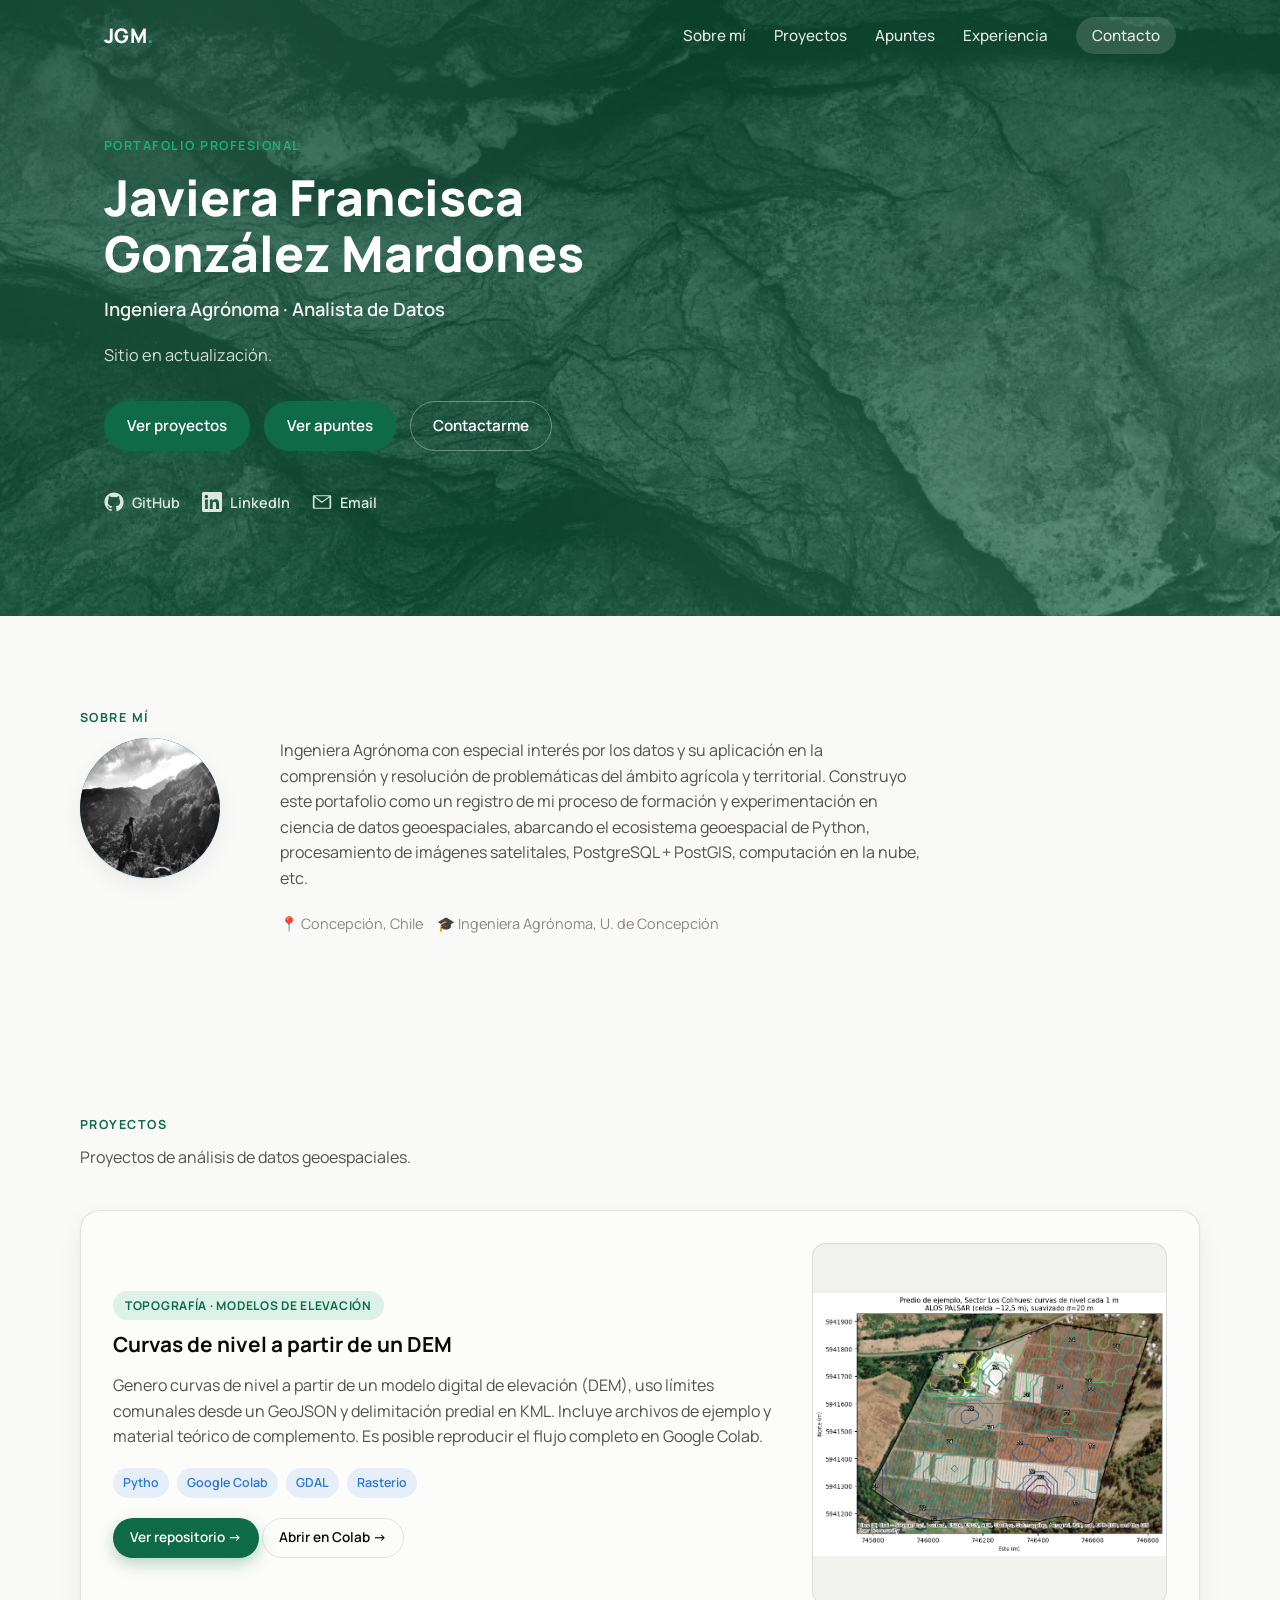
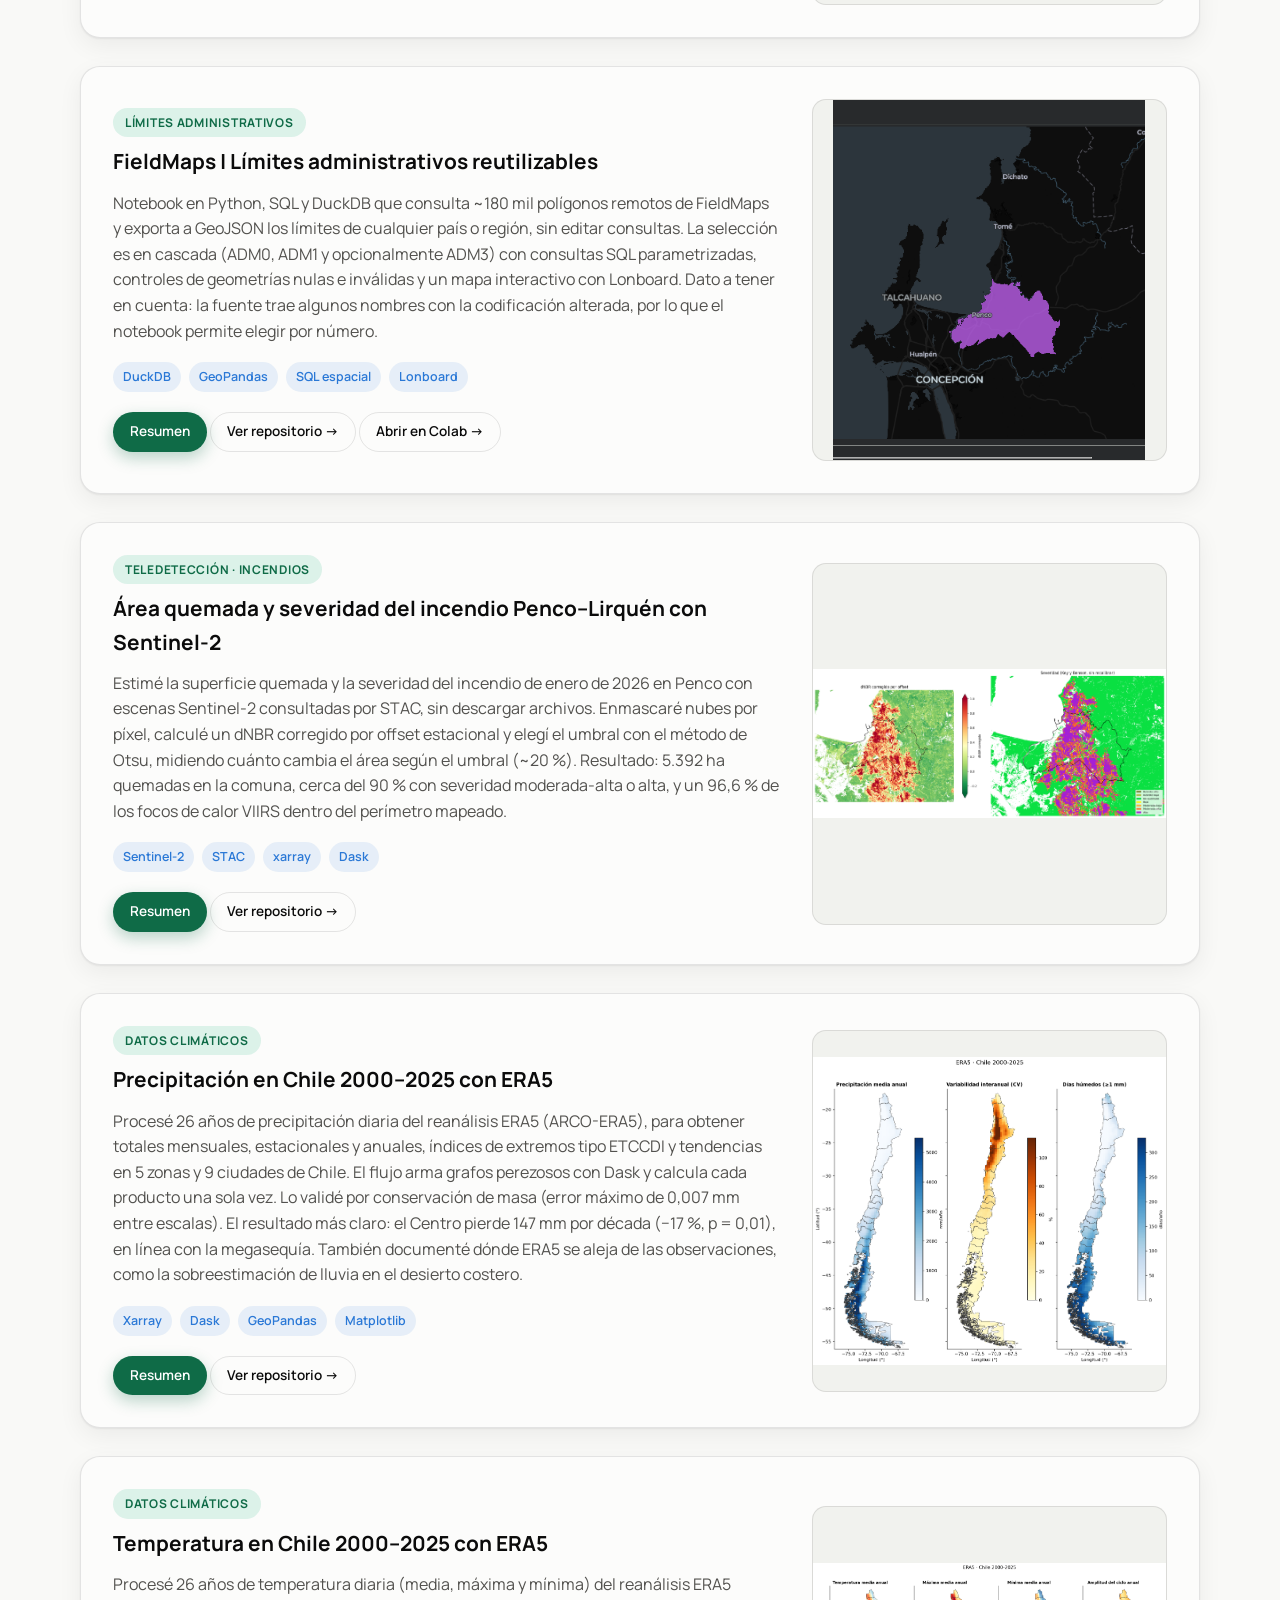
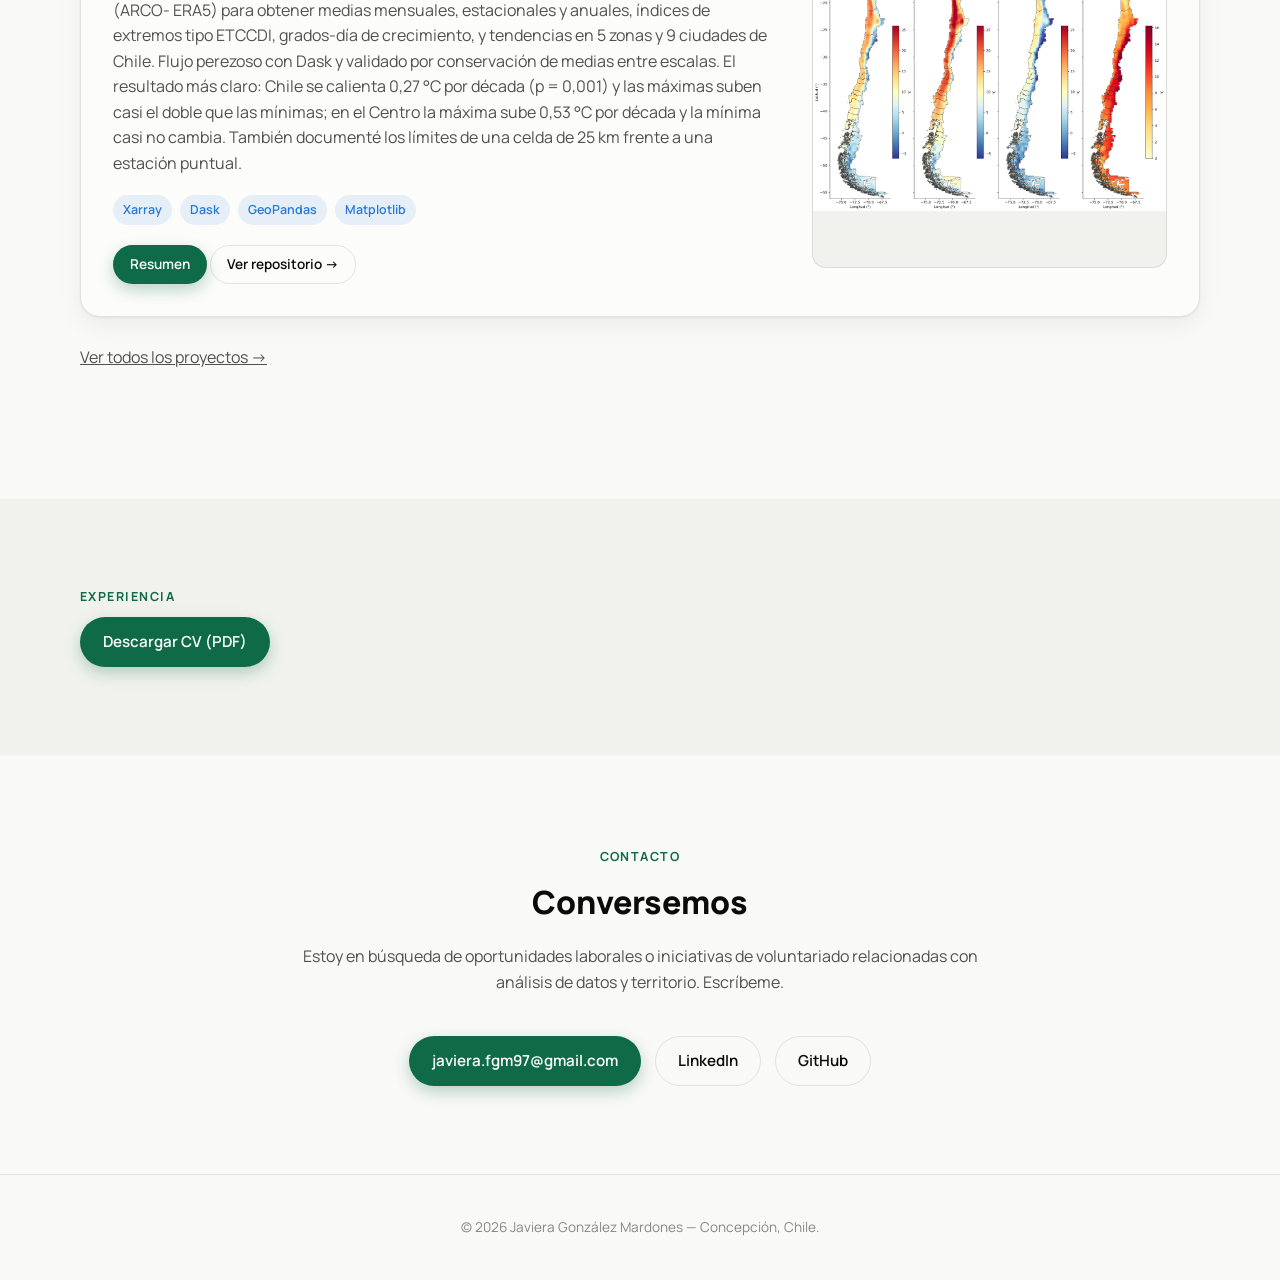
<file: index.html>
<!DOCTYPE html>
<html lang="es">
<head>
<meta charset="UTF-8">
<meta name="viewport" content="width=device-width, initial-scale=1.0">
<title>Javiera González Mardones — Portafolio</title>
<meta name="description" content="Portafolio de Javiera González Mardones, Ingeniera Agrónoma especializada en Ciencia de Datos para el sector agrícola y la gestión del territorio.">
<link rel="icon" href="assets/favicon.svg" type="image/svg+xml">
<link rel="preconnect" href="https://fonts.googleapis.com">
<link rel="preconnect" href="https://fonts.gstatic.com" crossorigin>
<link href="https://fonts.googleapis.com/css2?family=Manrope:wght@400;500;600;700;800&display=swap" rel="stylesheet">
<link rel="stylesheet" href="css/style.css">
</head>
<body>

<a class="skip-link" href="#contenido">Saltar al contenido</a>

<header class="site-header" id="inicio">
  <nav class="navbar" aria-label="Navegación principal">
    <a href="#inicio" class="logo">JGM<span class="logo-dot">.</span></a>
    <button class="nav-toggle" id="navToggle" aria-expanded="false" aria-controls="navMenu" aria-label="Abrir menú">
      <span></span><span></span><span></span>
    </button>
    <ul class="nav-menu" id="navMenu">
      <li><a href="#sobre-mi">Sobre mí</a></li>
      <li><a href="#proyectos">Proyectos</a></li>
      <li><a href="apuntes/">Apuntes</a></li>
      <li><a href="#experiencia">Experiencia</a></li>
      <li><a href="#contacto" class="nav-cta">Contacto</a></li>
    </ul>
  </nav>

  <div class="hero">
    <div class="hero-inner">
      <p class="hero-eyebrow">Portafolio profesional</p>
      <h1>Javiera Francisca<br>González Mardones</h1>
      <p class="hero-title">Ingeniera Agrónoma · Analista de Datos</p>
      <p class="hero-text">
        Sitio en actualización.
      </p>
      <div class="hero-actions">
        <a href="#proyectos" class="btn btn-primary">Ver proyectos</a>
        <a href="apuntes/" class="btn btn-primary">Ver apuntes</a>
        <a href="#contacto" class="btn btn-ghost">Contactarme</a>
      </div>
      <ul class="hero-social" aria-label="Enlaces sociales">
        <li>
          <a href="https://github.com/Zelaznog-J" target="_blank" rel="noopener">
            <svg viewBox="0 0 24 24" aria-hidden="true"><path d="M12 .5C5.65.5.5 5.65.5 12c0 5.08 3.29 9.39 7.86 10.91.58.11.79-.25.79-.56 0-.28-.01-1.02-.02-2-3.2.7-3.88-1.54-3.88-1.54-.52-1.33-1.28-1.68-1.28-1.68-1.04-.72.08-.7.08-.7 1.15.08 1.76 1.19 1.76 1.19 1.03 1.75 2.68 1.25 3.33.96.1-.75.4-1.25.73-1.53-2.55-.29-5.24-1.28-5.24-5.68 0-1.25.45-2.28 1.19-3.08-.12-.29-.51-1.46.11-3.05 0 0 .97-.31 3.18 1.18a11.1 11.1 0 0 1 5.79 0c2.2-1.49 3.17-1.18 3.17-1.18.63 1.59.24 2.76.12 3.05.74.8 1.19 1.83 1.19 3.08 0 4.41-2.7 5.38-5.27 5.67.42.36.78 1.07.78 2.16 0 1.56-.01 2.82-.01 3.2 0 .31.21.68.8.56A10.52 10.52 0 0 0 23.5 12C23.5 5.65 18.35.5 12 .5Z"/></svg>
            <span>GitHub</span>
          </a>
        </li>
        <li>
          <a href="https://www.linkedin.com/in/zelaznog-j" target="_blank" rel="noopener">
            <svg viewBox="0 0 24 24" aria-hidden="true"><path d="M20.45 20.45h-3.56v-5.57c0-1.33-.02-3.04-1.85-3.04-1.85 0-2.14 1.45-2.14 2.94v5.67H9.34V9h3.42v1.56h.05c.48-.9 1.64-1.85 3.38-1.85 3.61 0 4.28 2.38 4.28 5.47v6.27ZM5.34 7.43a2.07 2.07 0 1 1 0-4.13 2.07 2.07 0 0 1 0 4.13ZM7.12 20.45H3.56V9h3.56v11.45ZM22.22 0H1.77C.8 0 0 .78 0 1.75v20.5C0 23.22.8 24 1.77 24h20.45c.98 0 1.78-.78 1.78-1.75V1.75C24 .78 23.2 0 22.22 0Z"/></svg>
            <span>LinkedIn</span>
          </a>
        </li>
        <li>
          <a href="mailto:javiera.fgm97@gmail.com">
            <svg viewBox="0 0 24 24" aria-hidden="true"><path d="M2 4h20a1 1 0 0 1 1 1v14a1 1 0 0 1-1 1H2a1 1 0 0 1-1-1V5a1 1 0 0 1 1-1Zm19 2.4-8.53 6.4a1 1 0 0 1-1.2 0L3 6.4V19h18V6.4ZM3.5 5l8.5 6.4L20.5 5h-17Z"/></svg>
            <span>Email</span>
          </a>
        </li>
      </ul>
    </div>
  </div>
</header>

<main id="contenido">

  <section class="section" id="sobre-mi">
    <div class="section-inner reveal">
      <span class="section-kicker">Sobre mí</span>
      <div class="about-grid">
        <div class="about-avatar"><img src="assets/foto-perfil.png" alt="Fotografía de Javiera González Mardones" width="480" height="480"></div>
        <div class="about-body">
          <p>
            Ingeniera Agrónoma con especial interés por los datos y su aplicación 
            en la comprensión y resolución de problemáticas del ámbito agrícola y territorial. 
            Construyo este portafolio como un registro de mi proceso de formación y experimentación 
            en ciencia de datos geoespaciales, abarcando el ecosistema geoespacial de Python, 
            procesamiento de imágenes satelitales, PostgreSQL + PostGIS, computación en la nube, etc.
            
          </p>
          <div class="about-meta">
            <span>📍 Concepción, Chile</span>
            <span>🎓 Ingeniera Agrónoma, U. de Concepción</span>
          </div>
        </div>
      </div>
    </div>
  </section>

  <section class="section" id="proyectos">
    <div class="section-inner reveal">
      <span class="section-kicker">Proyectos</span>
      <p class="section-lead">
          Proyectos de análisis de datos geoespaciales.
      </p>
      
      <article class="project-featured">
        <div class="project-featured-text">
          <span class="project-tag">Topografía · Modelos de elevación</span>
          <h3>Curvas de nivel a partir de un DEM</h3>
          <p>
            Genero curvas de nivel a partir de un modelo digital de elevación (DEM),
            uso límites comunales desde un GeoJSON y delimitación predial en KML. Incluye archivos
            de ejemplo y material teórico de complemento. Es posible reproducir el flujo completo en Google Colab.
          </p>
          <ul class="tool-list">
            <li>Pytho</li>
            <li>Google Colab</li>
            <li>GDAL</li>
            <li>Rasterio</li>
          </ul>
          <a class="btn btn-small btn-primary" href="https://github.com/Zelaznog-J/curvas-nivel" target="_blank" rel="noopener">Ver repositorio →</a>
          <a class="btn btn-small btn-ghost" href="https://colab.research.google.com/github/Zelaznog-J/curvas-nivel/blob/main/dem_curvas_nivel.ipynb" target="_blank" rel="noopener">Abrir en Colab →</a>
        </div>
        <figure class="project-featured-image">
          <img src="img/curvas-nivel.png" alt="Mapa de curvas de nivel generado a partir de un DEM para un predio en Chillán Viejo">
        </figure>
      </article>
      <article class="project-featured">
        <div class="project-featured-text">
          <span class="project-tag">Límites administrativos</span>
          <h3>FieldMaps | Límites administrativos reutilizables</h3>
          <p>
            Notebook en Python, SQL y DuckDB que consulta ~180 mil polígonos
            remotos de FieldMaps y exporta a GeoJSON los límites de cualquier
            país o región, sin editar consultas. La selección es en cascada
            (ADM0, ADM1 y opcionalmente ADM3) con consultas SQL parametrizadas,
            controles de geometrías nulas e inválidas y un mapa interactivo
            con Lonboard. Dato a tener en cuenta: la fuente trae algunos
            nombres con la codificación alterada, por lo que el notebook
            permite elegir por número.
          </p>
          <ul class="tool-list">
            <li>DuckDB</li>
            <li>GeoPandas</li>
            <li>SQL espacial</li>
            <li>Lonboard</li>
          </ul>
          <a class="btn btn-small btn-primary" href="proyectos/fieldmaps/">Resumen</a>
          <a class="btn btn-small btn-ghost" href="https://github.com/Zelaznog-J/fieldmaps_boundaries" target="_blank" rel="noopener">Ver repositorio →</a>
          <a class="btn btn-small btn-ghost" href="https://colab.research.google.com/github/Zelaznog-J/fieldmaps_boundaries/blob/main/FieldMaps_geoboundaries_reutilizable.ipynb" target="_blank" rel="noopener">Abrir en Colab →</a>
        </div>
        <figure class="project-featured-image">
          <img src="img/fieldmaps-penco.png" alt="Mapa interactivo de la comuna de Penco, Región del Biobío, generado con Lonboard a partir de los límites de FieldMaps">
        </figure>
      </article>
      
      <article class="project-featured">
        <div class="project-featured-text">
          <span class="project-tag">Teledetección · Incendios</span>
          <h3>Área quemada y severidad del incendio Penco–Lirquén con Sentinel-2</h3>
          <p>
            Estimé la superficie quemada y la severidad del incendio de
            enero de 2026 en Penco con escenas Sentinel-2 consultadas por
            STAC, sin descargar archivos. Enmascaré nubes por píxel, calculé
            un dNBR corregido por offset estacional y elegí el umbral con el
            método de Otsu, midiendo cuánto cambia el área según el umbral
            (~20 %). Resultado: 5.392 ha quemadas en la comuna, cerca del
            90 % con severidad moderada-alta o alta, y un 96,6 % de los
            focos de calor VIIRS dentro del perímetro mapeado.
          </p>
          <ul class="tool-list">
            <li>Sentinel-2</li>
            <li>STAC</li>
            <li>xarray</li>
            <li>Dask</li>
          </ul>
          <a class="btn btn-small btn-primary" href="proyectos/incendio-penco/">Resumen</a>
          <a class="btn btn-small btn-ghost" href="https://github.com/Zelaznog-J/incendio-penco-sentinel2" target="_blank" rel="noopener">Ver repositorio →</a>
        </div>
        <figure class="project-featured-image">
          <img src="proyectos/incendio-penco/img/01_dnbr_severidad.png" alt="Mapas de dNBR corregido y de severidad del incendio de Penco y Lirquén">
        </figure>
      </article>

      <article class="project-featured">
        <div class="project-featured-text">
          <span class="project-tag">Datos climáticos</span>
          <h3>Precipitación en Chile 2000–2025 con ERA5</h3>
          <p>
            Procesé 26 años de precipitación diaria del reanálisis ERA5 
            (ARCO-ERA5), para obtener totales mensuales, 
            estacionales y anuales, índices de extremos tipo ETCCDI y 
            tendencias en 5 zonas y 9 ciudades de Chile. El flujo arma 
            grafos perezosos con Dask y calcula cada producto una
            sola vez. Lo validé por conservación de masa (error máximo de
            0,007 mm entre escalas). El resultado más claro: el Centro pierde
            147 mm por década (−17 %, p = 0,01), en línea con la megasequía.
            También documenté dónde ERA5 se aleja de las observaciones, como
            la sobreestimación de lluvia en el desierto costero.
          </p>
          <ul class="tool-list">
            <li>Xarray</li>
            <li>Dask</li>
            <li>GeoPandas</li>
            <li>Matplotlib</li>

          </ul>
          <a class="btn btn-small btn-primary" href="proyectos/precipitacion-era5/">Resumen</a>
          <a class="btn btn-small btn-ghost" href="https://github.com/Zelaznog-J/exploring-era5-chile" target="_blank" rel="noopener">Ver repositorio →</a>
        </div>
        <figure class="project-featured-image">
          <img src="proyectos/precipitacion-era5/img/01_mapas_climatologia_anual.png" alt="Mapas de precipitación media anual, variabilidad interanual y días húmedos en Chile">
        </figure>
      </article>

      <article class="project-featured">
        <div class="project-featured-text">
          <span class="project-tag">Datos climáticos</span>
          <h3>Temperatura en Chile 2000–2025 con ERA5</h3>
          <p>
            Procesé 26 años de temperatura diaria (media, máxima y mínima) del
            reanálisis ERA5 (ARCO- ERA5) para obtener medias mensuales, estacionales
            y anuales, índices de extremos tipo ETCCDI, grados-día de
            crecimiento, y tendencias en 5 zonas y 9 ciudades de Chile.
            Flujo perezoso con Dask y validado por conservación de medias entre
            escalas. El resultado más claro: Chile se calienta 0,27 °C por
            década (p = 0,001) y las máximas suben casi el doble que las
            mínimas; en el Centro la máxima sube 0,53 °C por década y la
            mínima casi no cambia. También documenté los límites de una
            celda de 25 km frente a una estación puntual.
          </p>
          <ul class="tool-list">
            <li>Xarray</li>
            <li>Dask</li>
            <li>GeoPandas</li>
            <li>Matplotlib</li>

          </ul>
          <a class="btn btn-small btn-primary" href="proyectos/temperatura-era5/">Resumen</a>
          <a class="btn btn-small btn-ghost" href="https://github.com/Zelaznog-J/exploring-era5-chile" target="_blank" rel="noopener">Ver repositorio →</a>
        </div>
        <figure class="project-featured-image">
          <img src="proyectos/temperatura-era5/img/01_mapas_climatologia_anual.png" alt="Mapas de temperatura media, máxima y mínima anual y amplitud del ciclo anual en Chile">
        </figure>
      </article>


      <p class="section-lead">
        <a href="proyectos/">Ver todos los proyectos →</a>
      </p>
    </div>
  </section>

  <section class="section section-alt" id="experiencia">
    <div class="section-inner reveal">
      <span class="section-kicker">Experiencia</span>
      <a class="btn btn-primary" href="assets\CV_Javiera_González_Mardones.pdf" target="_blank" rel="noopener" download>Descargar CV (PDF)</a>
    </div>
  </section>

  <section class="section" id="contacto">
    <div class="section-inner reveal contact-inner">
      <span class="section-kicker">Contacto</span>
      <h2>Conversemos</h2>
      <p class="section-lead">
        Estoy en búsqueda de oportunidades laborales o iniciativas de
        voluntariado relacionadas con análisis de datos y territorio. Escríbeme.
      </p>
      <div class="contact-actions">
        <a class="btn btn-primary" href="mailto:javiera.fgm97@gmail.com">javiera.fgm97@gmail.com</a>
        <a class="btn btn-ghost" href="https://www.linkedin.com/in/zelaznog-j" target="_blank" rel="noopener">LinkedIn</a>
        <a class="btn btn-ghost" href="https://github.com/Zelaznog-J" target="_blank" rel="noopener">GitHub</a>
      </div>
    </div>
  </section>

</main>

<footer class="site-footer">
  <p>© <span id="year"></span> Javiera González Mardones — Concepción, Chile.</p>
</footer>

<script src="js/main.js"></script>
</body>
</html>
</file>
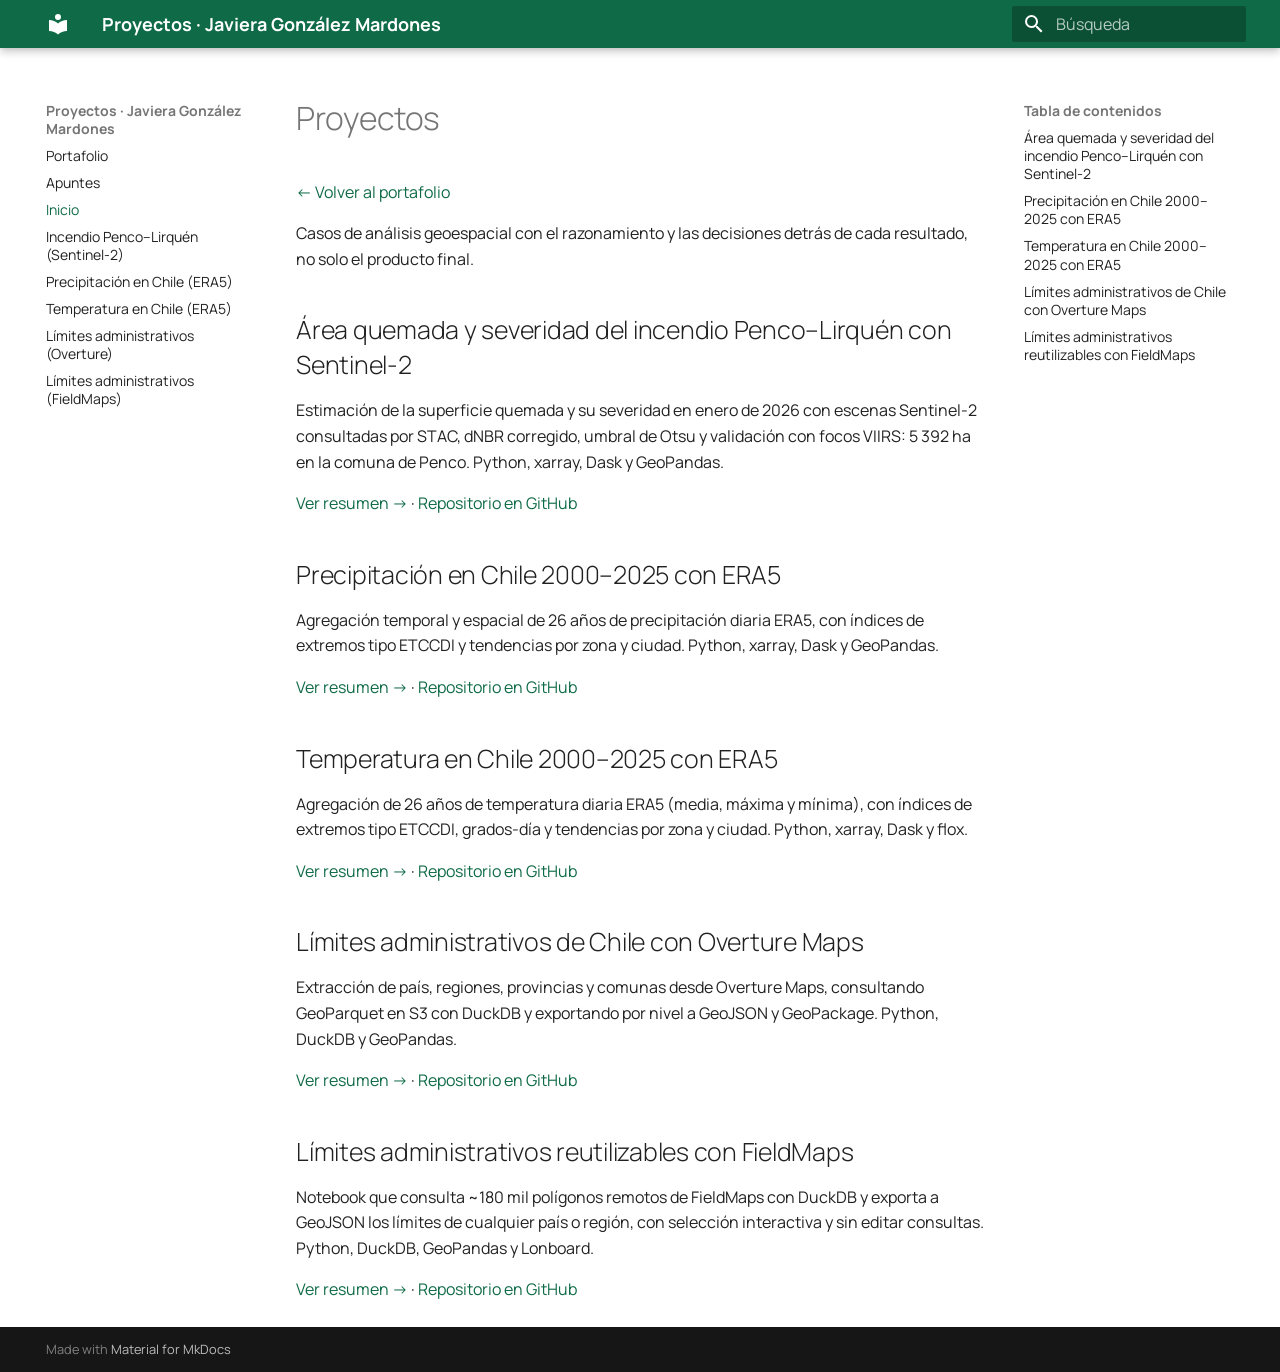
<file: proyectos/index.html>
<!doctype html>
<html lang="es" class="no-js">
  <head>
    
      <meta charset="utf-8">
      <meta name="viewport" content="width=device-width,initial-scale=1">
      
      
      
        <link rel="canonical" href="https://zelaznog-j.github.io/proyectos/">
      
      
      
        <link rel="next" href="incendio-penco/">
      
      
        
      
      
      <link rel="icon" href="assets/images/favicon.png">
      <meta name="generator" content="mkdocs-1.6.1, mkdocs-material-9.7.7">
    
    
      
        <title>Proyectos · Javiera González Mardones</title>
      
    
    
      <link rel="stylesheet" href="assets/stylesheets/main.ec1eaa64.min.css">
      
        
        <link rel="stylesheet" href="assets/stylesheets/palette.ab4e12ef.min.css">
      
      


    
    
      
    
    
      
        
        
        <link rel="preconnect" href="https://fonts.gstatic.com" crossorigin>
        <link rel="stylesheet" href="https://fonts.googleapis.com/css?family=Manrope:300,300i,400,400i,700,700i%7CRoboto+Mono:400,400i,700,700i&display=fallback">
        <style>:root{--md-text-font:"Manrope";--md-code-font:"Roboto Mono"}</style>
      
    
    
      <link rel="stylesheet" href="stylesheets/extra.css">
    
    <script>__md_scope=new URL(".",location),__md_hash=e=>[...e].reduce(((e,_)=>(e<<5)-e+_.charCodeAt(0)),0),__md_get=(e,_=localStorage,t=__md_scope)=>JSON.parse(_.getItem(t.pathname+"."+e)),__md_set=(e,_,t=localStorage,a=__md_scope)=>{try{t.setItem(a.pathname+"."+e,JSON.stringify(_))}catch(e){}}</script>
    
      

    
    
  </head>
  
  
    
    
    
    
    
    <body dir="ltr" data-md-color-scheme="default" data-md-color-primary="custom" data-md-color-accent="indigo">
  
    
    <input class="md-toggle" data-md-toggle="drawer" type="checkbox" id="__drawer" autocomplete="off">
    <input class="md-toggle" data-md-toggle="search" type="checkbox" id="__search" autocomplete="off">
    <label class="md-overlay" for="__drawer"></label>
    <div data-md-component="skip">
      
        
        <a href="#proyectos" class="md-skip">
          Saltar a contenido
        </a>
      
    </div>
    <div data-md-component="announce">
      
    </div>
    
    
      

  

<header class="md-header md-header--shadow" data-md-component="header">
  <nav class="md-header__inner md-grid" aria-label="Cabecera">
    <a href="." title="Proyectos · Javiera González Mardones" class="md-header__button md-logo" aria-label="Proyectos · Javiera González Mardones" data-md-component="logo">
      
  
  <svg xmlns="http://www.w3.org/2000/svg" viewBox="0 0 24 24"><path d="M12 8a3 3 0 0 0 3-3 3 3 0 0 0-3-3 3 3 0 0 0-3 3 3 3 0 0 0 3 3m0 3.54C9.64 9.35 6.5 8 3 8v11c3.5 0 6.64 1.35 9 3.54 2.36-2.19 5.5-3.54 9-3.54V8c-3.5 0-6.64 1.35-9 3.54"/></svg>

    </a>
    <label class="md-header__button md-icon" for="__drawer">
      
      <svg xmlns="http://www.w3.org/2000/svg" viewBox="0 0 24 24"><path d="M3 6h18v2H3zm0 5h18v2H3zm0 5h18v2H3z"/></svg>
    </label>
    <div class="md-header__title" data-md-component="header-title">
      <div class="md-header__ellipsis">
        <div class="md-header__topic">
          <span class="md-ellipsis">
            Proyectos · Javiera González Mardones
          </span>
        </div>
        <div class="md-header__topic" data-md-component="header-topic">
          <span class="md-ellipsis">
            
              Inicio
            
          </span>
        </div>
      </div>
    </div>
    
      
    
    
    
    
      
      
        <label class="md-header__button md-icon" for="__search">
          
          <svg xmlns="http://www.w3.org/2000/svg" viewBox="0 0 24 24"><path d="M9.5 3A6.5 6.5 0 0 1 16 9.5c0 1.61-.59 3.09-1.56 4.23l.27.27h.79l5 5-1.5 1.5-5-5v-.79l-.27-.27A6.52 6.52 0 0 1 9.5 16 6.5 6.5 0 0 1 3 9.5 6.5 6.5 0 0 1 9.5 3m0 2C7 5 5 7 5 9.5S7 14 9.5 14 14 12 14 9.5 12 5 9.5 5"/></svg>
        </label>
        <div class="md-search" data-md-component="search" role="dialog">
  <label class="md-search__overlay" for="__search"></label>
  <div class="md-search__inner" role="search">
    <form class="md-search__form" name="search">
      <input type="text" class="md-search__input" name="query" aria-label="Búsqueda" placeholder="Búsqueda" autocapitalize="off" autocorrect="off" autocomplete="off" spellcheck="false" data-md-component="search-query" required>
      <label class="md-search__icon md-icon" for="__search">
        
        <svg xmlns="http://www.w3.org/2000/svg" viewBox="0 0 24 24"><path d="M9.5 3A6.5 6.5 0 0 1 16 9.5c0 1.61-.59 3.09-1.56 4.23l.27.27h.79l5 5-1.5 1.5-5-5v-.79l-.27-.27A6.52 6.52 0 0 1 9.5 16 6.5 6.5 0 0 1 3 9.5 6.5 6.5 0 0 1 9.5 3m0 2C7 5 5 7 5 9.5S7 14 9.5 14 14 12 14 9.5 12 5 9.5 5"/></svg>
        
        <svg xmlns="http://www.w3.org/2000/svg" viewBox="0 0 24 24"><path d="M20 11v2H8l5.5 5.5-1.42 1.42L4.16 12l7.92-7.92L13.5 5.5 8 11z"/></svg>
      </label>
      <nav class="md-search__options" aria-label="Buscar">
        
        <button type="reset" class="md-search__icon md-icon" title="Limpiar" aria-label="Limpiar" tabindex="-1">
          
          <svg xmlns="http://www.w3.org/2000/svg" viewBox="0 0 24 24"><path d="M19 6.41 17.59 5 12 10.59 6.41 5 5 6.41 10.59 12 5 17.59 6.41 19 12 13.41 17.59 19 19 17.59 13.41 12z"/></svg>
        </button>
      </nav>
      
    </form>
    <div class="md-search__output">
      <div class="md-search__scrollwrap" tabindex="0" data-md-scrollfix>
        <div class="md-search-result" data-md-component="search-result">
          <div class="md-search-result__meta">
            Inicializando búsqueda
          </div>
          <ol class="md-search-result__list" role="presentation"></ol>
        </div>
      </div>
    </div>
  </div>
</div>
      
    
    
  </nav>
  
</header>
    
    <div class="md-container" data-md-component="container">
      
      
        
          
        
      
      <main class="md-main" data-md-component="main">
        <div class="md-main__inner md-grid">
          
            
              
              <div class="md-sidebar md-sidebar--primary" data-md-component="sidebar" data-md-type="navigation" >
                <div class="md-sidebar__scrollwrap">
                  <div class="md-sidebar__inner">
                    



<nav class="md-nav md-nav--primary" aria-label="Navegación" data-md-level="0">
  <label class="md-nav__title" for="__drawer">
    <a href="." title="Proyectos · Javiera González Mardones" class="md-nav__button md-logo" aria-label="Proyectos · Javiera González Mardones" data-md-component="logo">
      
  
  <svg xmlns="http://www.w3.org/2000/svg" viewBox="0 0 24 24"><path d="M12 8a3 3 0 0 0 3-3 3 3 0 0 0-3-3 3 3 0 0 0-3 3 3 3 0 0 0 3 3m0 3.54C9.64 9.35 6.5 8 3 8v11c3.5 0 6.64 1.35 9 3.54 2.36-2.19 5.5-3.54 9-3.54V8c-3.5 0-6.64 1.35-9 3.54"/></svg>

    </a>
    Proyectos · Javiera González Mardones
  </label>
  
  <ul class="md-nav__list" data-md-scrollfix>
    
      
      
  
  
  
  
    <li class="md-nav__item">
      <a href="https://zelaznog-j.github.io/" class="md-nav__link">
        
  
  
  <span class="md-ellipsis">
    
  
    Portafolio
  

    
  </span>
  
  

      </a>
    </li>
  

    
      
      
  
  
  
  
    <li class="md-nav__item">
      <a href="https://zelaznog-j.github.io/apuntes/" class="md-nav__link">
        
  
  
  <span class="md-ellipsis">
    
  
    Apuntes
  

    
  </span>
  
  

      </a>
    </li>
  

    
      
      
  
  
    
  
  
  
    <li class="md-nav__item md-nav__item--active">
      
      <input class="md-nav__toggle md-toggle" type="checkbox" id="__toc">
      
      
        
      
      
        <label class="md-nav__link md-nav__link--active" for="__toc">
          
  
  
  <span class="md-ellipsis">
    
  
    Inicio
  

    
  </span>
  
  

          <span class="md-nav__icon md-icon"></span>
        </label>
      
      <a href="." class="md-nav__link md-nav__link--active">
        
  
  
  <span class="md-ellipsis">
    
  
    Inicio
  

    
  </span>
  
  

      </a>
      
        

<nav class="md-nav md-nav--secondary" aria-label="Tabla de contenidos">
  
  
  
    
  
  
    <label class="md-nav__title" for="__toc">
      <span class="md-nav__icon md-icon"></span>
      Tabla de contenidos
    </label>
    <ul class="md-nav__list" data-md-component="toc" data-md-scrollfix>
      
        <li class="md-nav__item">
  <a href="#area-quemada-y-severidad-del-incendio-pencolirquen-con-sentinel-2" class="md-nav__link">
    <span class="md-ellipsis">
      
        Área quemada y severidad del incendio Penco–Lirquén con Sentinel-2
      
    </span>
  </a>
  
</li>
      
        <li class="md-nav__item">
  <a href="#precipitacion-en-chile-20002025-con-era5" class="md-nav__link">
    <span class="md-ellipsis">
      
        Precipitación en Chile 2000–2025 con ERA5
      
    </span>
  </a>
  
</li>
      
        <li class="md-nav__item">
  <a href="#temperatura-en-chile-20002025-con-era5" class="md-nav__link">
    <span class="md-ellipsis">
      
        Temperatura en Chile 2000–2025 con ERA5
      
    </span>
  </a>
  
</li>
      
        <li class="md-nav__item">
  <a href="#limites-administrativos-de-chile-con-overture-maps" class="md-nav__link">
    <span class="md-ellipsis">
      
        Límites administrativos de Chile con Overture Maps
      
    </span>
  </a>
  
</li>
      
        <li class="md-nav__item">
  <a href="#limites-administrativos-reutilizables-con-fieldmaps" class="md-nav__link">
    <span class="md-ellipsis">
      
        Límites administrativos reutilizables con FieldMaps
      
    </span>
  </a>
  
</li>
      
    </ul>
  
</nav>
      
    </li>
  

    
      
      
  
  
  
  
    <li class="md-nav__item">
      <a href="incendio-penco/" class="md-nav__link">
        
  
  
  <span class="md-ellipsis">
    
  
    Incendio Penco–Lirquén (Sentinel-2)
  

    
  </span>
  
  

      </a>
    </li>
  

    
      
      
  
  
  
  
    <li class="md-nav__item">
      <a href="precipitacion-era5/" class="md-nav__link">
        
  
  
  <span class="md-ellipsis">
    
  
    Precipitación en Chile (ERA5)
  

    
  </span>
  
  

      </a>
    </li>
  

    
      
      
  
  
  
  
    <li class="md-nav__item">
      <a href="temperatura-era5/" class="md-nav__link">
        
  
  
  <span class="md-ellipsis">
    
  
    Temperatura en Chile (ERA5)
  

    
  </span>
  
  

      </a>
    </li>
  

    
      
      
  
  
  
  
    <li class="md-nav__item">
      <a href="overture/" class="md-nav__link">
        
  
  
  <span class="md-ellipsis">
    
  
    Límites administrativos (Overture)
  

    
  </span>
  
  

      </a>
    </li>
  

    
      
      
  
  
  
  
    <li class="md-nav__item">
      <a href="fieldmaps/" class="md-nav__link">
        
  
  
  <span class="md-ellipsis">
    
  
    Límites administrativos (FieldMaps)
  

    
  </span>
  
  

      </a>
    </li>
  

    
  </ul>
</nav>
                  </div>
                </div>
              </div>
            
            
              
              <div class="md-sidebar md-sidebar--secondary" data-md-component="sidebar" data-md-type="toc" >
                <div class="md-sidebar__scrollwrap">
                  <div class="md-sidebar__inner">
                    

<nav class="md-nav md-nav--secondary" aria-label="Tabla de contenidos">
  
  
  
    
  
  
    <label class="md-nav__title" for="__toc">
      <span class="md-nav__icon md-icon"></span>
      Tabla de contenidos
    </label>
    <ul class="md-nav__list" data-md-component="toc" data-md-scrollfix>
      
        <li class="md-nav__item">
  <a href="#area-quemada-y-severidad-del-incendio-pencolirquen-con-sentinel-2" class="md-nav__link">
    <span class="md-ellipsis">
      
        Área quemada y severidad del incendio Penco–Lirquén con Sentinel-2
      
    </span>
  </a>
  
</li>
      
        <li class="md-nav__item">
  <a href="#precipitacion-en-chile-20002025-con-era5" class="md-nav__link">
    <span class="md-ellipsis">
      
        Precipitación en Chile 2000–2025 con ERA5
      
    </span>
  </a>
  
</li>
      
        <li class="md-nav__item">
  <a href="#temperatura-en-chile-20002025-con-era5" class="md-nav__link">
    <span class="md-ellipsis">
      
        Temperatura en Chile 2000–2025 con ERA5
      
    </span>
  </a>
  
</li>
      
        <li class="md-nav__item">
  <a href="#limites-administrativos-de-chile-con-overture-maps" class="md-nav__link">
    <span class="md-ellipsis">
      
        Límites administrativos de Chile con Overture Maps
      
    </span>
  </a>
  
</li>
      
        <li class="md-nav__item">
  <a href="#limites-administrativos-reutilizables-con-fieldmaps" class="md-nav__link">
    <span class="md-ellipsis">
      
        Límites administrativos reutilizables con FieldMaps
      
    </span>
  </a>
  
</li>
      
    </ul>
  
</nav>
                  </div>
                </div>
              </div>
            
          
          
            <div class="md-content" data-md-component="content">
              
              <article class="md-content__inner md-typeset">
                
                  



<h1 id="proyectos">Proyectos</h1>
<p><a href="https://zelaznog-j.github.io/">← Volver al portafolio</a></p>
<p>Casos de análisis geoespacial con el razonamiento y las decisiones detrás de cada resultado, no solo el producto final.</p>
<h2 id="area-quemada-y-severidad-del-incendio-pencolirquen-con-sentinel-2">Área quemada y severidad del incendio Penco–Lirquén con Sentinel-2</h2>
<p>Estimación de la superficie quemada y su severidad en enero de 2026 con escenas Sentinel-2 consultadas por STAC, dNBR corregido, umbral de Otsu y validación con focos VIIRS: 5 392 ha en la comuna de Penco. Python, xarray, Dask y GeoPandas.</p>
<p><a href="incendio-penco/">Ver resumen →</a> · <a href="https://github.com/Zelaznog-J/incendio-penco-sentinel2">Repositorio en GitHub</a></p>
<h2 id="precipitacion-en-chile-20002025-con-era5">Precipitación en Chile 2000–2025 con ERA5</h2>
<p>Agregación temporal y espacial de 26 años de precipitación diaria ERA5, con índices de extremos tipo ETCCDI y tendencias por zona y ciudad. Python, xarray, Dask y GeoPandas.</p>
<p><a href="precipitacion-era5/">Ver resumen →</a> · <a href="https://github.com/Zelaznog-J/exploring-era5-chile">Repositorio en GitHub</a></p>
<h2 id="temperatura-en-chile-20002025-con-era5">Temperatura en Chile 2000–2025 con ERA5</h2>
<p>Agregación de 26 años de temperatura diaria ERA5 (media, máxima y mínima), con índices de extremos tipo ETCCDI, grados-día y tendencias por zona y ciudad. Python, xarray, Dask y flox.</p>
<p><a href="temperatura-era5/">Ver resumen →</a> · <a href="https://github.com/Zelaznog-J/exploring-era5-chile">Repositorio en GitHub</a></p>
<h2 id="limites-administrativos-de-chile-con-overture-maps">Límites administrativos de Chile con Overture Maps</h2>
<p>Extracción de país, regiones, provincias y comunas desde Overture Maps, consultando GeoParquet en S3 con DuckDB y exportando por nivel a GeoJSON y GeoPackage. Python, DuckDB y GeoPandas.</p>
<p><a href="overture/">Ver resumen →</a> · <a href="https://github.com/Zelaznog-J/adm_bounds_overture">Repositorio en GitHub</a></p>
<h2 id="limites-administrativos-reutilizables-con-fieldmaps">Límites administrativos reutilizables con FieldMaps</h2>
<p>Notebook que consulta ~180 mil polígonos remotos de FieldMaps con DuckDB y exporta a GeoJSON los límites de cualquier país o región, con selección interactiva y sin editar consultas. Python, DuckDB, GeoPandas y Lonboard.</p>
<p><a href="fieldmaps/">Ver resumen →</a> · <a href="https://github.com/Zelaznog-J/fieldmaps_boundaries">Repositorio en GitHub</a></p>












                
              </article>
            </div>
          
          
<script>var target=document.getElementById(location.hash.slice(1));target&&target.name&&(target.checked=target.name.startsWith("__tabbed_"))</script>
        </div>
        
      </main>
      
        <footer class="md-footer">
  
  <div class="md-footer-meta md-typeset">
    <div class="md-footer-meta__inner md-grid">
      <div class="md-copyright">
  
  
    Made with
    <a href="https://squidfunk.github.io/mkdocs-material/" target="_blank" rel="noopener">
      Material for MkDocs
    </a>
  
</div>
      
    </div>
  </div>
</footer>
      
    </div>
    <div class="md-dialog" data-md-component="dialog">
      <div class="md-dialog__inner md-typeset"></div>
    </div>
    
    
    
      
      
      <script id="__config" type="application/json">{"annotate": null, "base": ".", "features": [], "search": "assets/javascripts/workers/search.2c215733.min.js", "tags": null, "translations": {"clipboard.copied": "Copiado al portapapeles", "clipboard.copy": "Copiar al portapapeles", "search.result.more.one": "1 m\u00e1s en esta p\u00e1gina", "search.result.more.other": "# m\u00e1s en esta p\u00e1gina", "search.result.none": "No se encontraron documentos", "search.result.one": "1 documento encontrado", "search.result.other": "# documentos encontrados", "search.result.placeholder": "Teclee para comenzar b\u00fasqueda", "search.result.term.missing": "Falta", "select.version": "Seleccionar versi\u00f3n"}, "version": null}</script>
    
    
      <script src="assets/javascripts/bundle.d7400e89.min.js"></script>
      
    
  </body>
</html>
</file>
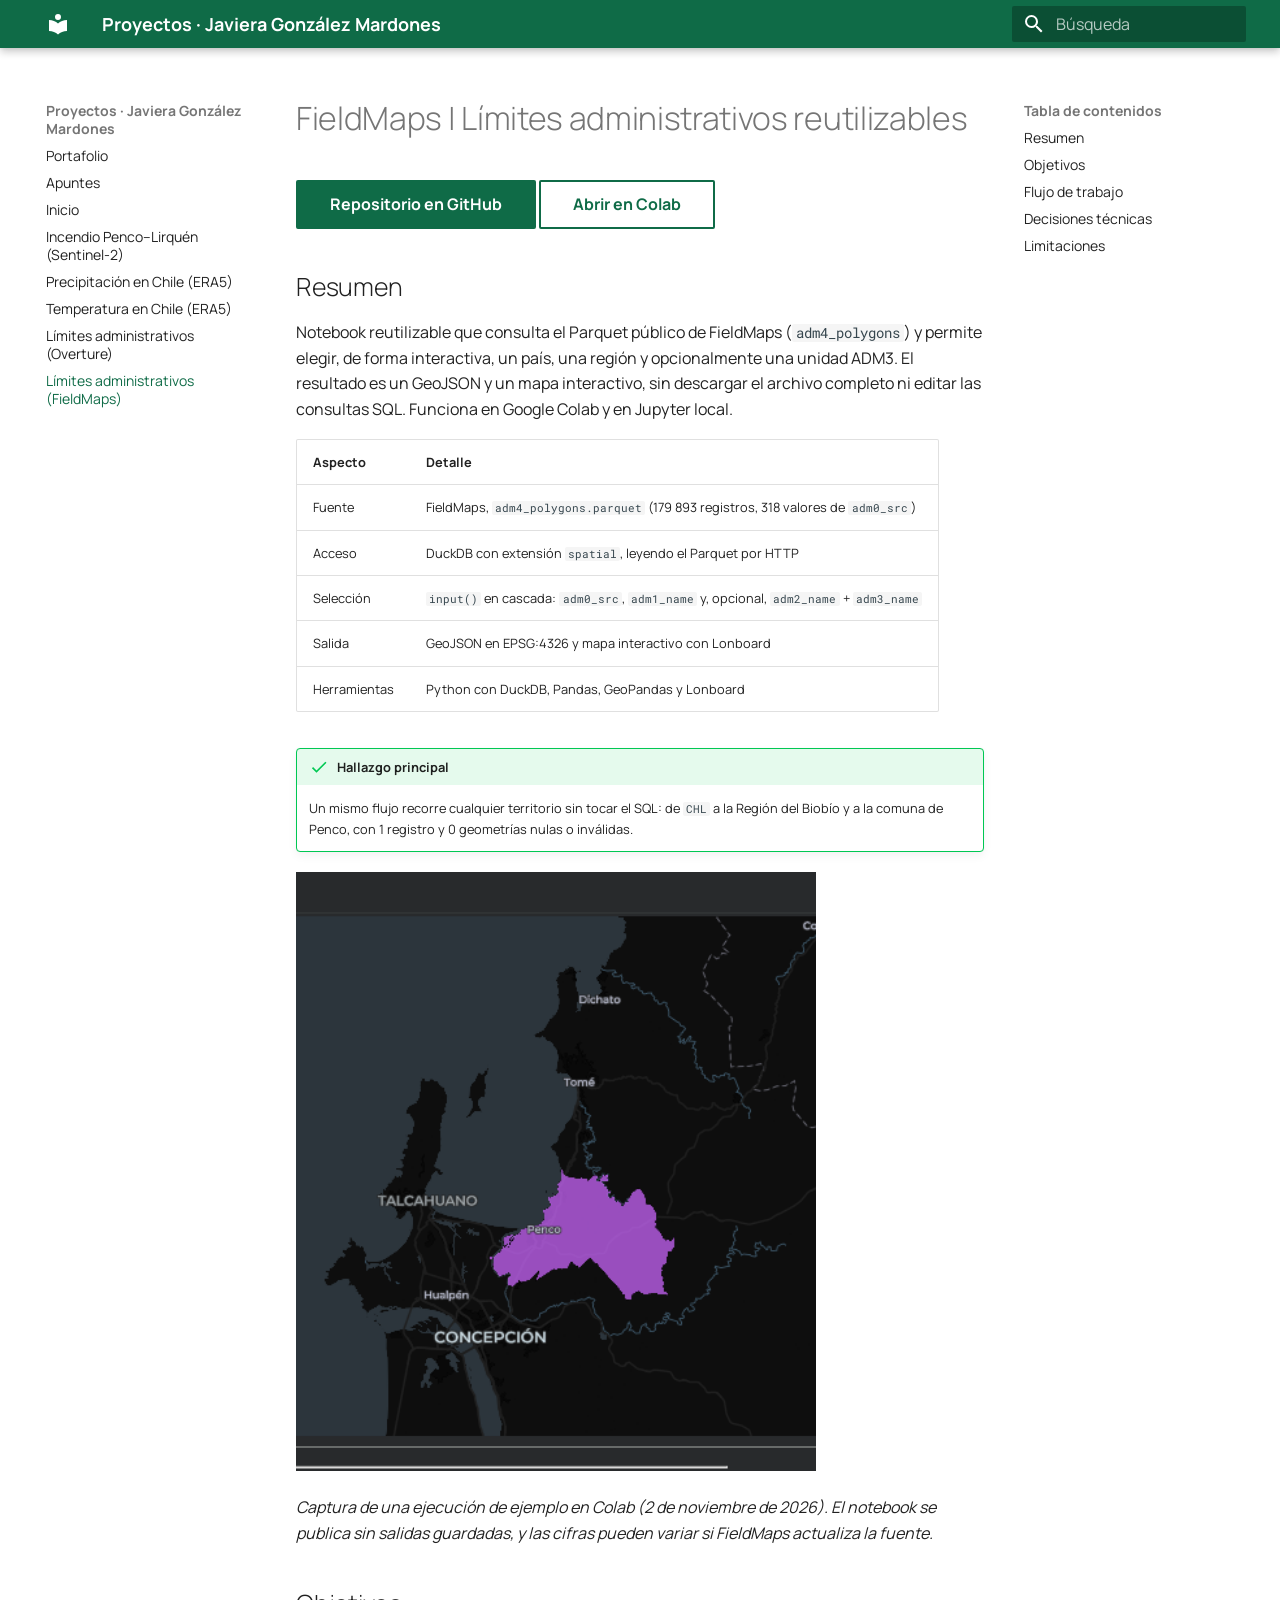
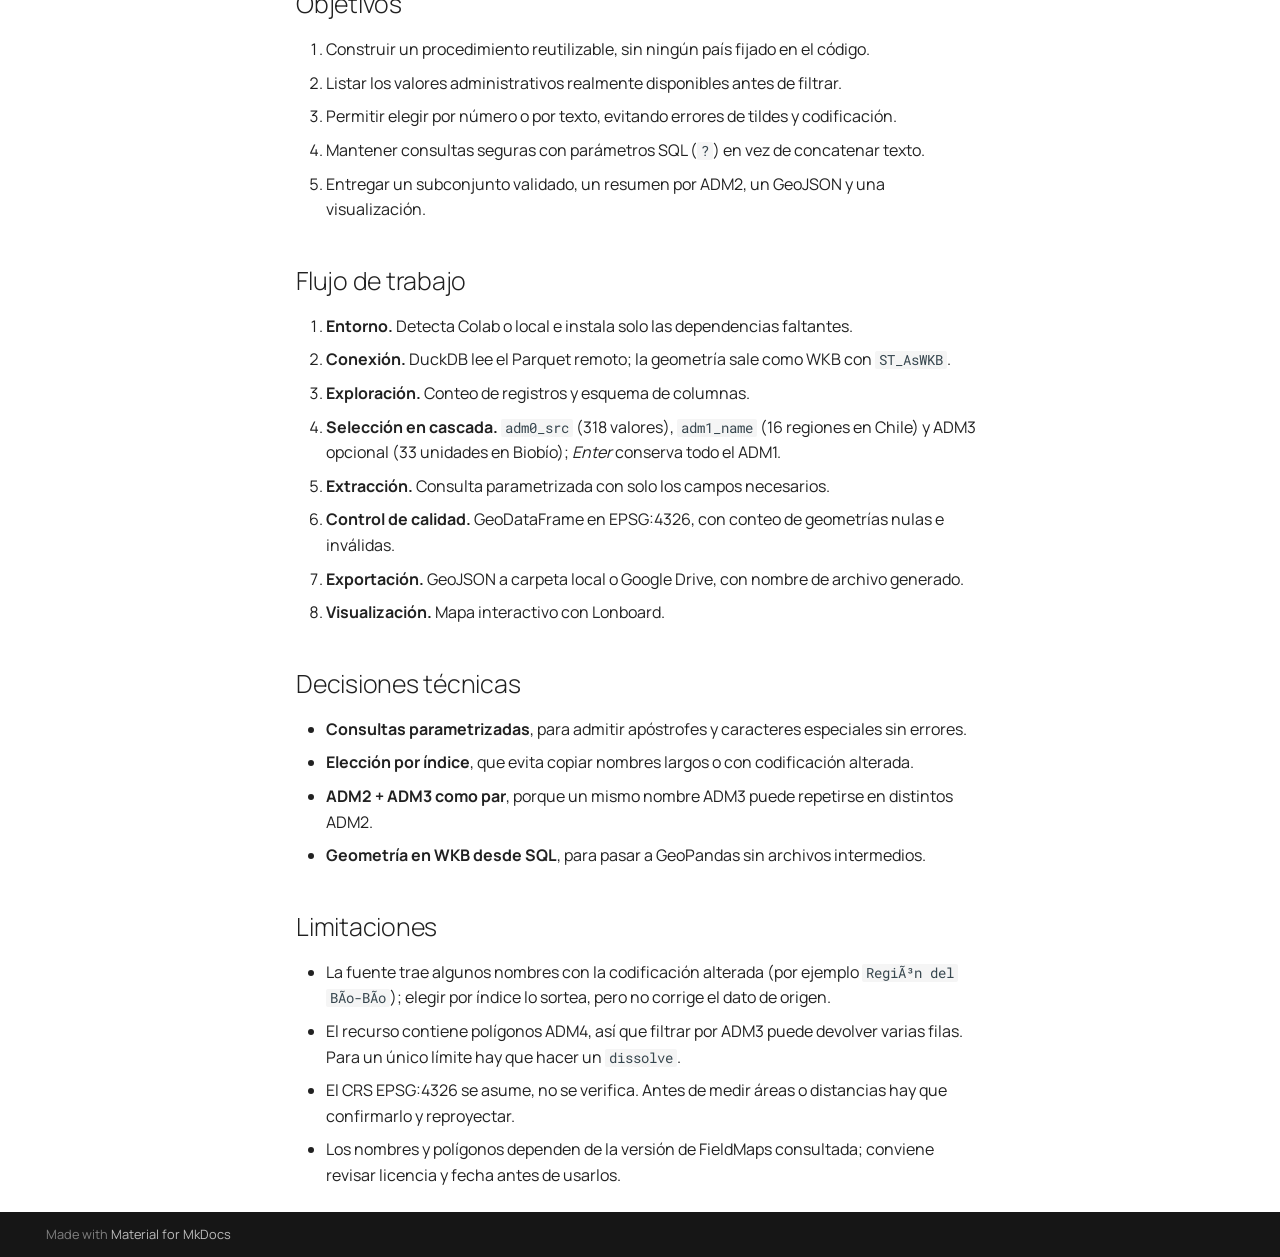
<file: proyectos/fieldmaps/index.html>
<!doctype html>
<html lang="es" class="no-js">
  <head>
    
      <meta charset="utf-8">
      <meta name="viewport" content="width=device-width,initial-scale=1">
      
      
      
        <link rel="canonical" href="https://zelaznog-j.github.io/proyectos/fieldmaps/">
      
      
        <link rel="prev" href="../overture/">
      
      
      
        
      
      
      <link rel="icon" href="../assets/images/favicon.png">
      <meta name="generator" content="mkdocs-1.6.1, mkdocs-material-9.7.7">
    
    
      
        <title>Límites administrativos (FieldMaps) - Proyectos · Javiera González Mardones</title>
      
    
    
      <link rel="stylesheet" href="../assets/stylesheets/main.ec1eaa64.min.css">
      
        
        <link rel="stylesheet" href="../assets/stylesheets/palette.ab4e12ef.min.css">
      
      


    
    
      
    
    
      
        
        
        <link rel="preconnect" href="https://fonts.gstatic.com" crossorigin>
        <link rel="stylesheet" href="https://fonts.googleapis.com/css?family=Manrope:300,300i,400,400i,700,700i%7CRoboto+Mono:400,400i,700,700i&display=fallback">
        <style>:root{--md-text-font:"Manrope";--md-code-font:"Roboto Mono"}</style>
      
    
    
      <link rel="stylesheet" href="../stylesheets/extra.css">
    
    <script>__md_scope=new URL("..",location),__md_hash=e=>[...e].reduce(((e,_)=>(e<<5)-e+_.charCodeAt(0)),0),__md_get=(e,_=localStorage,t=__md_scope)=>JSON.parse(_.getItem(t.pathname+"."+e)),__md_set=(e,_,t=localStorage,a=__md_scope)=>{try{t.setItem(a.pathname+"."+e,JSON.stringify(_))}catch(e){}}</script>
    
      

    
    
  </head>
  
  
    
    
    
    
    
    <body dir="ltr" data-md-color-scheme="default" data-md-color-primary="custom" data-md-color-accent="indigo">
  
    
    <input class="md-toggle" data-md-toggle="drawer" type="checkbox" id="__drawer" autocomplete="off">
    <input class="md-toggle" data-md-toggle="search" type="checkbox" id="__search" autocomplete="off">
    <label class="md-overlay" for="__drawer"></label>
    <div data-md-component="skip">
      
        
        <a href="#fieldmaps-limites-administrativos-reutilizables" class="md-skip">
          Saltar a contenido
        </a>
      
    </div>
    <div data-md-component="announce">
      
    </div>
    
    
      

  

<header class="md-header md-header--shadow" data-md-component="header">
  <nav class="md-header__inner md-grid" aria-label="Cabecera">
    <a href=".." title="Proyectos · Javiera González Mardones" class="md-header__button md-logo" aria-label="Proyectos · Javiera González Mardones" data-md-component="logo">
      
  
  <svg xmlns="http://www.w3.org/2000/svg" viewBox="0 0 24 24"><path d="M12 8a3 3 0 0 0 3-3 3 3 0 0 0-3-3 3 3 0 0 0-3 3 3 3 0 0 0 3 3m0 3.54C9.64 9.35 6.5 8 3 8v11c3.5 0 6.64 1.35 9 3.54 2.36-2.19 5.5-3.54 9-3.54V8c-3.5 0-6.64 1.35-9 3.54"/></svg>

    </a>
    <label class="md-header__button md-icon" for="__drawer">
      
      <svg xmlns="http://www.w3.org/2000/svg" viewBox="0 0 24 24"><path d="M3 6h18v2H3zm0 5h18v2H3zm0 5h18v2H3z"/></svg>
    </label>
    <div class="md-header__title" data-md-component="header-title">
      <div class="md-header__ellipsis">
        <div class="md-header__topic">
          <span class="md-ellipsis">
            Proyectos · Javiera González Mardones
          </span>
        </div>
        <div class="md-header__topic" data-md-component="header-topic">
          <span class="md-ellipsis">
            
              Límites administrativos (FieldMaps)
            
          </span>
        </div>
      </div>
    </div>
    
      
    
    
    
    
      
      
        <label class="md-header__button md-icon" for="__search">
          
          <svg xmlns="http://www.w3.org/2000/svg" viewBox="0 0 24 24"><path d="M9.5 3A6.5 6.5 0 0 1 16 9.5c0 1.61-.59 3.09-1.56 4.23l.27.27h.79l5 5-1.5 1.5-5-5v-.79l-.27-.27A6.52 6.52 0 0 1 9.5 16 6.5 6.5 0 0 1 3 9.5 6.5 6.5 0 0 1 9.5 3m0 2C7 5 5 7 5 9.5S7 14 9.5 14 14 12 14 9.5 12 5 9.5 5"/></svg>
        </label>
        <div class="md-search" data-md-component="search" role="dialog">
  <label class="md-search__overlay" for="__search"></label>
  <div class="md-search__inner" role="search">
    <form class="md-search__form" name="search">
      <input type="text" class="md-search__input" name="query" aria-label="Búsqueda" placeholder="Búsqueda" autocapitalize="off" autocorrect="off" autocomplete="off" spellcheck="false" data-md-component="search-query" required>
      <label class="md-search__icon md-icon" for="__search">
        
        <svg xmlns="http://www.w3.org/2000/svg" viewBox="0 0 24 24"><path d="M9.5 3A6.5 6.5 0 0 1 16 9.5c0 1.61-.59 3.09-1.56 4.23l.27.27h.79l5 5-1.5 1.5-5-5v-.79l-.27-.27A6.52 6.52 0 0 1 9.5 16 6.5 6.5 0 0 1 3 9.5 6.5 6.5 0 0 1 9.5 3m0 2C7 5 5 7 5 9.5S7 14 9.5 14 14 12 14 9.5 12 5 9.5 5"/></svg>
        
        <svg xmlns="http://www.w3.org/2000/svg" viewBox="0 0 24 24"><path d="M20 11v2H8l5.5 5.5-1.42 1.42L4.16 12l7.92-7.92L13.5 5.5 8 11z"/></svg>
      </label>
      <nav class="md-search__options" aria-label="Buscar">
        
        <button type="reset" class="md-search__icon md-icon" title="Limpiar" aria-label="Limpiar" tabindex="-1">
          
          <svg xmlns="http://www.w3.org/2000/svg" viewBox="0 0 24 24"><path d="M19 6.41 17.59 5 12 10.59 6.41 5 5 6.41 10.59 12 5 17.59 6.41 19 12 13.41 17.59 19 19 17.59 13.41 12z"/></svg>
        </button>
      </nav>
      
    </form>
    <div class="md-search__output">
      <div class="md-search__scrollwrap" tabindex="0" data-md-scrollfix>
        <div class="md-search-result" data-md-component="search-result">
          <div class="md-search-result__meta">
            Inicializando búsqueda
          </div>
          <ol class="md-search-result__list" role="presentation"></ol>
        </div>
      </div>
    </div>
  </div>
</div>
      
    
    
  </nav>
  
</header>
    
    <div class="md-container" data-md-component="container">
      
      
        
          
        
      
      <main class="md-main" data-md-component="main">
        <div class="md-main__inner md-grid">
          
            
              
              <div class="md-sidebar md-sidebar--primary" data-md-component="sidebar" data-md-type="navigation" >
                <div class="md-sidebar__scrollwrap">
                  <div class="md-sidebar__inner">
                    



<nav class="md-nav md-nav--primary" aria-label="Navegación" data-md-level="0">
  <label class="md-nav__title" for="__drawer">
    <a href=".." title="Proyectos · Javiera González Mardones" class="md-nav__button md-logo" aria-label="Proyectos · Javiera González Mardones" data-md-component="logo">
      
  
  <svg xmlns="http://www.w3.org/2000/svg" viewBox="0 0 24 24"><path d="M12 8a3 3 0 0 0 3-3 3 3 0 0 0-3-3 3 3 0 0 0-3 3 3 3 0 0 0 3 3m0 3.54C9.64 9.35 6.5 8 3 8v11c3.5 0 6.64 1.35 9 3.54 2.36-2.19 5.5-3.54 9-3.54V8c-3.5 0-6.64 1.35-9 3.54"/></svg>

    </a>
    Proyectos · Javiera González Mardones
  </label>
  
  <ul class="md-nav__list" data-md-scrollfix>
    
      
      
  
  
  
  
    <li class="md-nav__item">
      <a href="https://zelaznog-j.github.io/" class="md-nav__link">
        
  
  
  <span class="md-ellipsis">
    
  
    Portafolio
  

    
  </span>
  
  

      </a>
    </li>
  

    
      
      
  
  
  
  
    <li class="md-nav__item">
      <a href="https://zelaznog-j.github.io/apuntes/" class="md-nav__link">
        
  
  
  <span class="md-ellipsis">
    
  
    Apuntes
  

    
  </span>
  
  

      </a>
    </li>
  

    
      
      
  
  
  
  
    <li class="md-nav__item">
      <a href=".." class="md-nav__link">
        
  
  
  <span class="md-ellipsis">
    
  
    Inicio
  

    
  </span>
  
  

      </a>
    </li>
  

    
      
      
  
  
  
  
    <li class="md-nav__item">
      <a href="../incendio-penco/" class="md-nav__link">
        
  
  
  <span class="md-ellipsis">
    
  
    Incendio Penco–Lirquén (Sentinel-2)
  

    
  </span>
  
  

      </a>
    </li>
  

    
      
      
  
  
  
  
    <li class="md-nav__item">
      <a href="../precipitacion-era5/" class="md-nav__link">
        
  
  
  <span class="md-ellipsis">
    
  
    Precipitación en Chile (ERA5)
  

    
  </span>
  
  

      </a>
    </li>
  

    
      
      
  
  
  
  
    <li class="md-nav__item">
      <a href="../temperatura-era5/" class="md-nav__link">
        
  
  
  <span class="md-ellipsis">
    
  
    Temperatura en Chile (ERA5)
  

    
  </span>
  
  

      </a>
    </li>
  

    
      
      
  
  
  
  
    <li class="md-nav__item">
      <a href="../overture/" class="md-nav__link">
        
  
  
  <span class="md-ellipsis">
    
  
    Límites administrativos (Overture)
  

    
  </span>
  
  

      </a>
    </li>
  

    
      
      
  
  
    
  
  
  
    <li class="md-nav__item md-nav__item--active">
      
      <input class="md-nav__toggle md-toggle" type="checkbox" id="__toc">
      
      
        
      
      
        <label class="md-nav__link md-nav__link--active" for="__toc">
          
  
  
  <span class="md-ellipsis">
    
  
    Límites administrativos (FieldMaps)
  

    
  </span>
  
  

          <span class="md-nav__icon md-icon"></span>
        </label>
      
      <a href="./" class="md-nav__link md-nav__link--active">
        
  
  
  <span class="md-ellipsis">
    
  
    Límites administrativos (FieldMaps)
  

    
  </span>
  
  

      </a>
      
        

<nav class="md-nav md-nav--secondary" aria-label="Tabla de contenidos">
  
  
  
    
  
  
    <label class="md-nav__title" for="__toc">
      <span class="md-nav__icon md-icon"></span>
      Tabla de contenidos
    </label>
    <ul class="md-nav__list" data-md-component="toc" data-md-scrollfix>
      
        <li class="md-nav__item">
  <a href="#resumen" class="md-nav__link">
    <span class="md-ellipsis">
      
        Resumen
      
    </span>
  </a>
  
</li>
      
        <li class="md-nav__item">
  <a href="#objetivos" class="md-nav__link">
    <span class="md-ellipsis">
      
        Objetivos
      
    </span>
  </a>
  
</li>
      
        <li class="md-nav__item">
  <a href="#flujo-de-trabajo" class="md-nav__link">
    <span class="md-ellipsis">
      
        Flujo de trabajo
      
    </span>
  </a>
  
</li>
      
        <li class="md-nav__item">
  <a href="#decisiones-tecnicas" class="md-nav__link">
    <span class="md-ellipsis">
      
        Decisiones técnicas
      
    </span>
  </a>
  
</li>
      
        <li class="md-nav__item">
  <a href="#limitaciones" class="md-nav__link">
    <span class="md-ellipsis">
      
        Limitaciones
      
    </span>
  </a>
  
</li>
      
    </ul>
  
</nav>
      
    </li>
  

    
  </ul>
</nav>
                  </div>
                </div>
              </div>
            
            
              
              <div class="md-sidebar md-sidebar--secondary" data-md-component="sidebar" data-md-type="toc" >
                <div class="md-sidebar__scrollwrap">
                  <div class="md-sidebar__inner">
                    

<nav class="md-nav md-nav--secondary" aria-label="Tabla de contenidos">
  
  
  
    
  
  
    <label class="md-nav__title" for="__toc">
      <span class="md-nav__icon md-icon"></span>
      Tabla de contenidos
    </label>
    <ul class="md-nav__list" data-md-component="toc" data-md-scrollfix>
      
        <li class="md-nav__item">
  <a href="#resumen" class="md-nav__link">
    <span class="md-ellipsis">
      
        Resumen
      
    </span>
  </a>
  
</li>
      
        <li class="md-nav__item">
  <a href="#objetivos" class="md-nav__link">
    <span class="md-ellipsis">
      
        Objetivos
      
    </span>
  </a>
  
</li>
      
        <li class="md-nav__item">
  <a href="#flujo-de-trabajo" class="md-nav__link">
    <span class="md-ellipsis">
      
        Flujo de trabajo
      
    </span>
  </a>
  
</li>
      
        <li class="md-nav__item">
  <a href="#decisiones-tecnicas" class="md-nav__link">
    <span class="md-ellipsis">
      
        Decisiones técnicas
      
    </span>
  </a>
  
</li>
      
        <li class="md-nav__item">
  <a href="#limitaciones" class="md-nav__link">
    <span class="md-ellipsis">
      
        Limitaciones
      
    </span>
  </a>
  
</li>
      
    </ul>
  
</nav>
                  </div>
                </div>
              </div>
            
          
          
            <div class="md-content" data-md-component="content">
              
              <article class="md-content__inner md-typeset">
                
                  



<h1 id="fieldmaps-limites-administrativos-reutilizables">FieldMaps | Límites administrativos reutilizables</h1>
<p><a class="md-button md-button--primary" href="https://github.com/Zelaznog-J/fieldmaps_boundaries">Repositorio en GitHub</a>
<a class="md-button" href="https://colab.research.google.com/github/Zelaznog-J/fieldmaps_boundaries/blob/main/FieldMaps_geoboundaries_reutilizable.ipynb">Abrir en Colab</a></p>
<h2 id="resumen">Resumen</h2>
<p>Notebook reutilizable que consulta el Parquet público de FieldMaps (<code>adm4_polygons</code>) y permite elegir, de forma interactiva, un país, una región y opcionalmente una unidad ADM3. El resultado es un GeoJSON y un mapa interactivo, sin descargar el archivo completo ni editar las consultas SQL. Funciona en Google Colab y en Jupyter local.</p>
<table>
<thead>
<tr>
<th>Aspecto</th>
<th>Detalle</th>
</tr>
</thead>
<tbody>
<tr>
<td>Fuente</td>
<td>FieldMaps, <code>adm4_polygons.parquet</code> (179 893 registros, 318 valores de <code>adm0_src</code>)</td>
</tr>
<tr>
<td>Acceso</td>
<td>DuckDB con extensión <code>spatial</code>, leyendo el Parquet por HTTP</td>
</tr>
<tr>
<td>Selección</td>
<td><code>input()</code> en cascada: <code>adm0_src</code>, <code>adm1_name</code> y, opcional, <code>adm2_name</code> + <code>adm3_name</code></td>
</tr>
<tr>
<td>Salida</td>
<td>GeoJSON en EPSG:4326 y mapa interactivo con Lonboard</td>
</tr>
<tr>
<td>Herramientas</td>
<td>Python con DuckDB, Pandas, GeoPandas y Lonboard</td>
</tr>
</tbody>
</table>
<div class="admonition success">
<p class="admonition-title">Hallazgo principal</p>
<p>Un mismo flujo recorre cualquier territorio sin tocar el SQL: de <code>CHL</code> a la Región del Biobío y a la comuna de Penco, con 1 registro y 0 geometrías nulas o inválidas.</p>
</div>
<p><img alt="Comuna de Penco (Región del Biobío) visualizada con Lonboard" src="img/01_mapa_penco.png" width="520" /></p>
<p><em>Captura de una ejecución de ejemplo en Colab (2 de noviembre de 2026). El notebook se publica sin salidas guardadas, y las cifras pueden variar si FieldMaps actualiza la fuente.</em></p>
<h2 id="objetivos">Objetivos</h2>
<ol>
<li>Construir un procedimiento reutilizable, sin ningún país fijado en el código.</li>
<li>Listar los valores administrativos realmente disponibles antes de filtrar.</li>
<li>Permitir elegir por número o por texto, evitando errores de tildes y codificación.</li>
<li>Mantener consultas seguras con parámetros SQL (<code>?</code>) en vez de concatenar texto.</li>
<li>Entregar un subconjunto validado, un resumen por ADM2, un GeoJSON y una visualización.</li>
</ol>
<h2 id="flujo-de-trabajo">Flujo de trabajo</h2>
<ol>
<li><strong>Entorno.</strong> Detecta Colab o local e instala solo las dependencias faltantes.</li>
<li><strong>Conexión.</strong> DuckDB lee el Parquet remoto; la geometría sale como WKB con <code>ST_AsWKB</code>.</li>
<li><strong>Exploración.</strong> Conteo de registros y esquema de columnas.</li>
<li><strong>Selección en cascada.</strong> <code>adm0_src</code> (318 valores), <code>adm1_name</code> (16 regiones en Chile) y ADM3 opcional (33 unidades en Biobío); <em>Enter</em> conserva todo el ADM1.</li>
<li><strong>Extracción.</strong> Consulta parametrizada con solo los campos necesarios.</li>
<li><strong>Control de calidad.</strong> GeoDataFrame en EPSG:4326, con conteo de geometrías nulas e inválidas.</li>
<li><strong>Exportación.</strong> GeoJSON a carpeta local o Google Drive, con nombre de archivo generado.</li>
<li><strong>Visualización.</strong> Mapa interactivo con Lonboard.</li>
</ol>
<h2 id="decisiones-tecnicas">Decisiones técnicas</h2>
<ul>
<li><strong>Consultas parametrizadas</strong>, para admitir apóstrofes y caracteres especiales sin errores.</li>
<li><strong>Elección por índice</strong>, que evita copiar nombres largos o con codificación alterada.</li>
<li><strong>ADM2 + ADM3 como par</strong>, porque un mismo nombre ADM3 puede repetirse en distintos ADM2.</li>
<li><strong>Geometría en WKB desde SQL</strong>, para pasar a GeoPandas sin archivos intermedios.</li>
</ul>
<h2 id="limitaciones">Limitaciones</h2>
<ul>
<li>La fuente trae algunos nombres con la codificación alterada (por ejemplo <code>RegiÃ³n del BÃ­o-BÃ­o</code>); elegir por índice lo sortea, pero no corrige el dato de origen.</li>
<li>El recurso contiene polígonos ADM4, así que filtrar por ADM3 puede devolver varias filas. Para un único límite hay que hacer un <code>dissolve</code>.</li>
<li>El CRS EPSG:4326 se asume, no se verifica. Antes de medir áreas o distancias hay que confirmarlo y reproyectar.</li>
<li>Los nombres y polígonos dependen de la versión de FieldMaps consultada; conviene revisar licencia y fecha antes de usarlos.</li>
</ul>












                
              </article>
            </div>
          
          
<script>var target=document.getElementById(location.hash.slice(1));target&&target.name&&(target.checked=target.name.startsWith("__tabbed_"))</script>
        </div>
        
      </main>
      
        <footer class="md-footer">
  
  <div class="md-footer-meta md-typeset">
    <div class="md-footer-meta__inner md-grid">
      <div class="md-copyright">
  
  
    Made with
    <a href="https://squidfunk.github.io/mkdocs-material/" target="_blank" rel="noopener">
      Material for MkDocs
    </a>
  
</div>
      
    </div>
  </div>
</footer>
      
    </div>
    <div class="md-dialog" data-md-component="dialog">
      <div class="md-dialog__inner md-typeset"></div>
    </div>
    
    
    
      
      
      <script id="__config" type="application/json">{"annotate": null, "base": "..", "features": [], "search": "../assets/javascripts/workers/search.2c215733.min.js", "tags": null, "translations": {"clipboard.copied": "Copiado al portapapeles", "clipboard.copy": "Copiar al portapapeles", "search.result.more.one": "1 m\u00e1s en esta p\u00e1gina", "search.result.more.other": "# m\u00e1s en esta p\u00e1gina", "search.result.none": "No se encontraron documentos", "search.result.one": "1 documento encontrado", "search.result.other": "# documentos encontrados", "search.result.placeholder": "Teclee para comenzar b\u00fasqueda", "search.result.term.missing": "Falta", "select.version": "Seleccionar versi\u00f3n"}, "version": null}</script>
    
    
      <script src="../assets/javascripts/bundle.d7400e89.min.js"></script>
      
    
  </body>
</html>
</file>
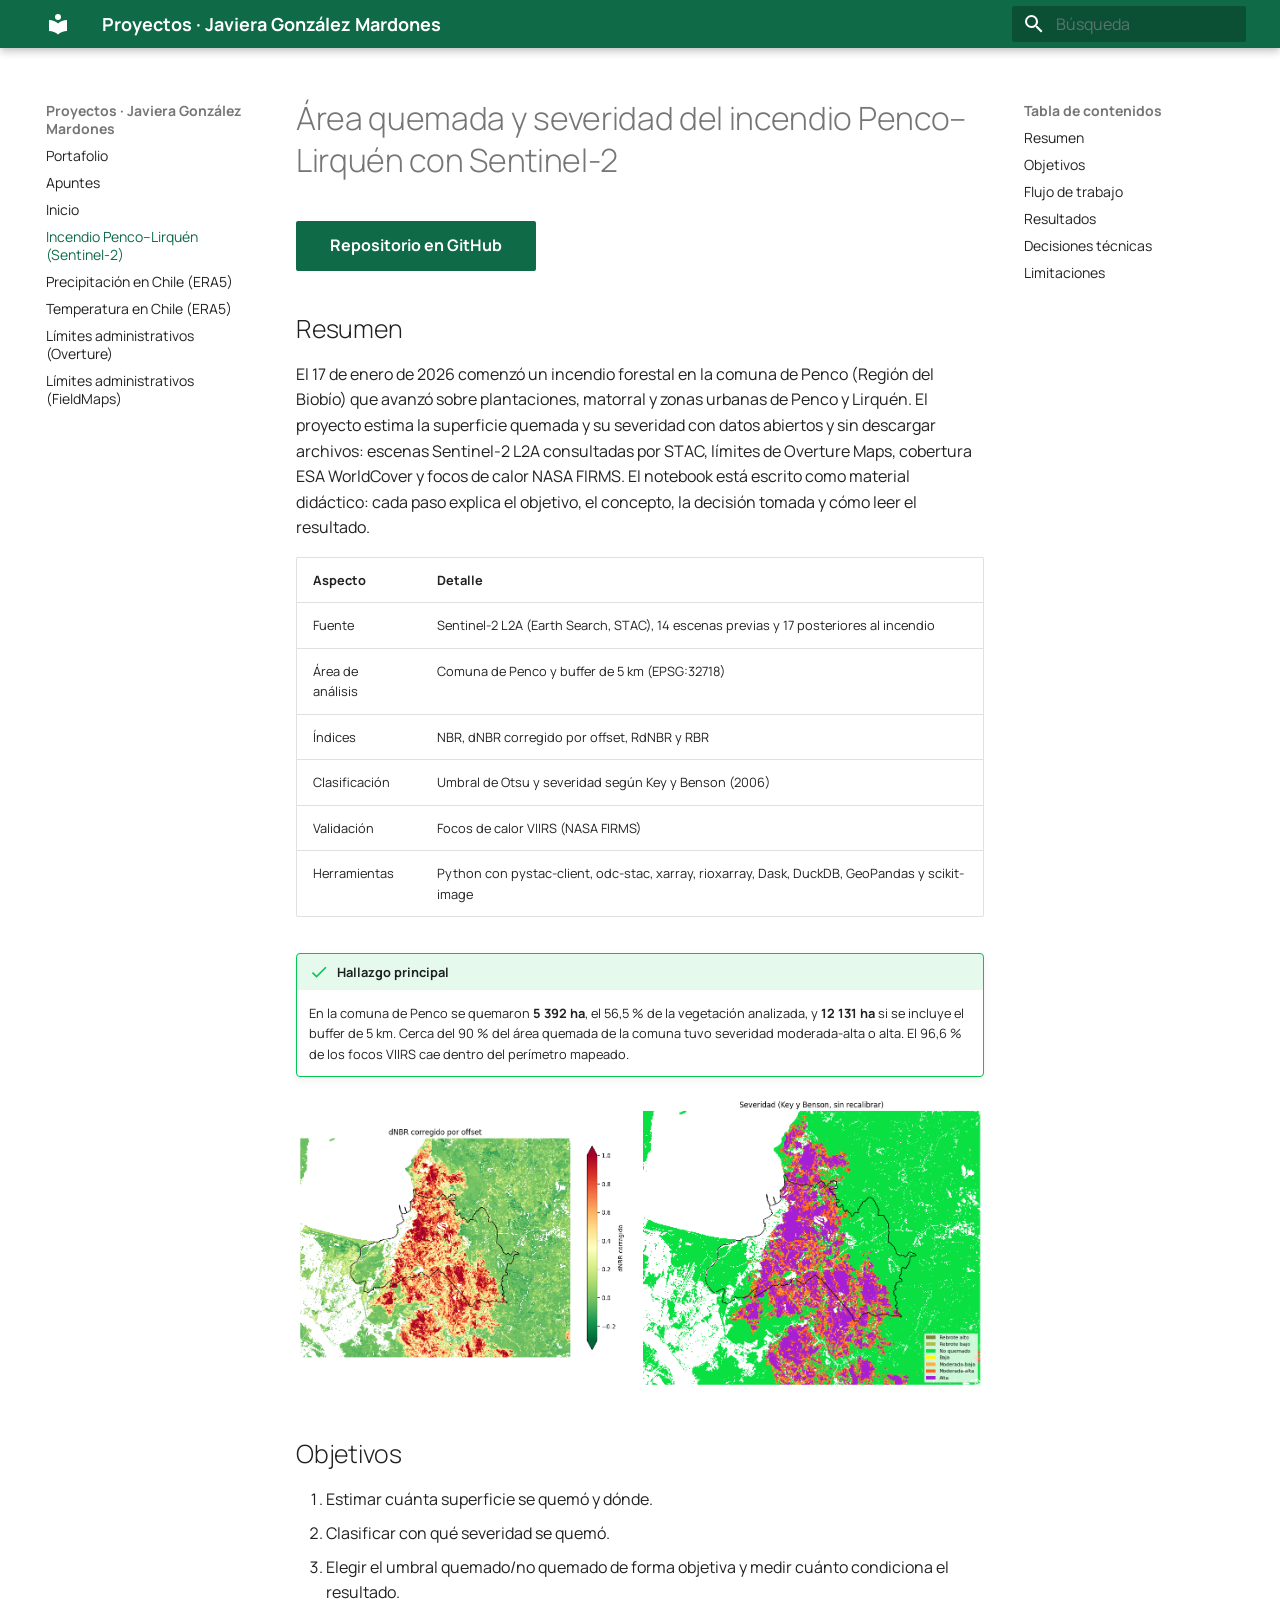
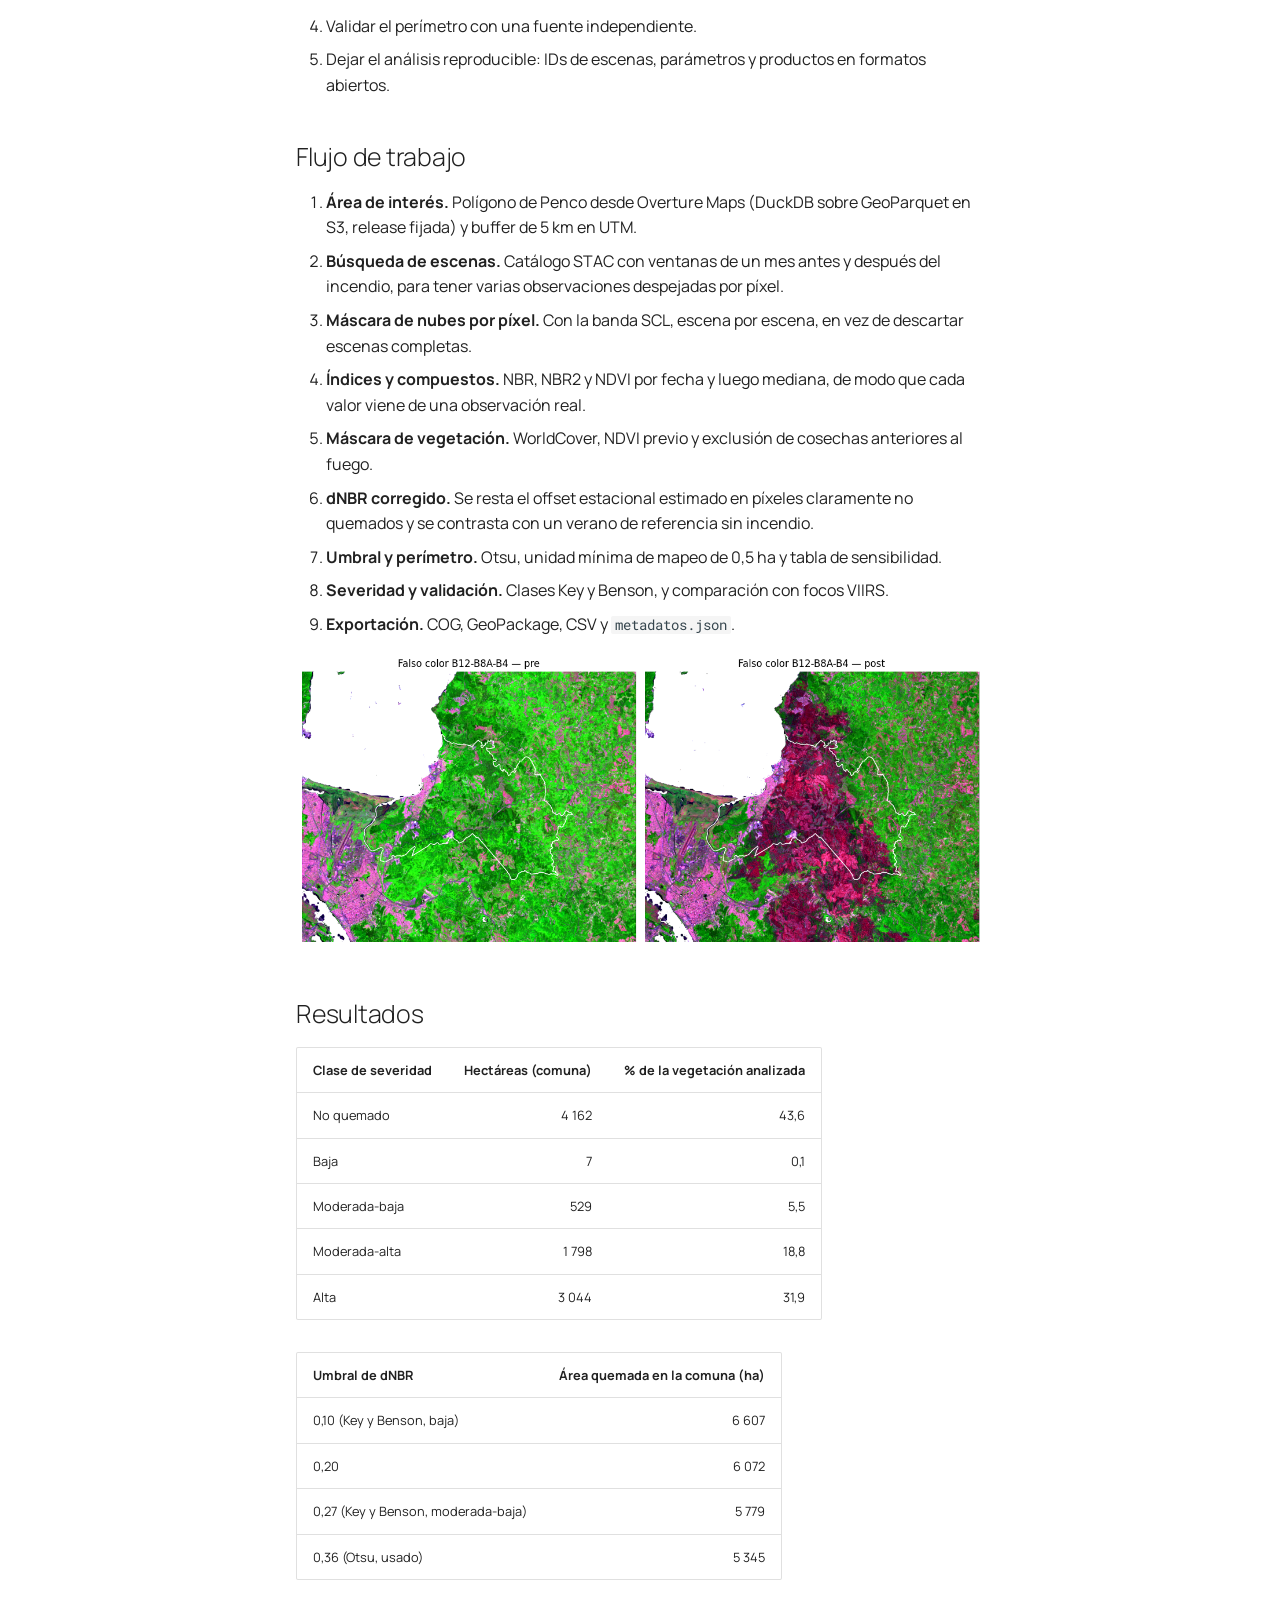
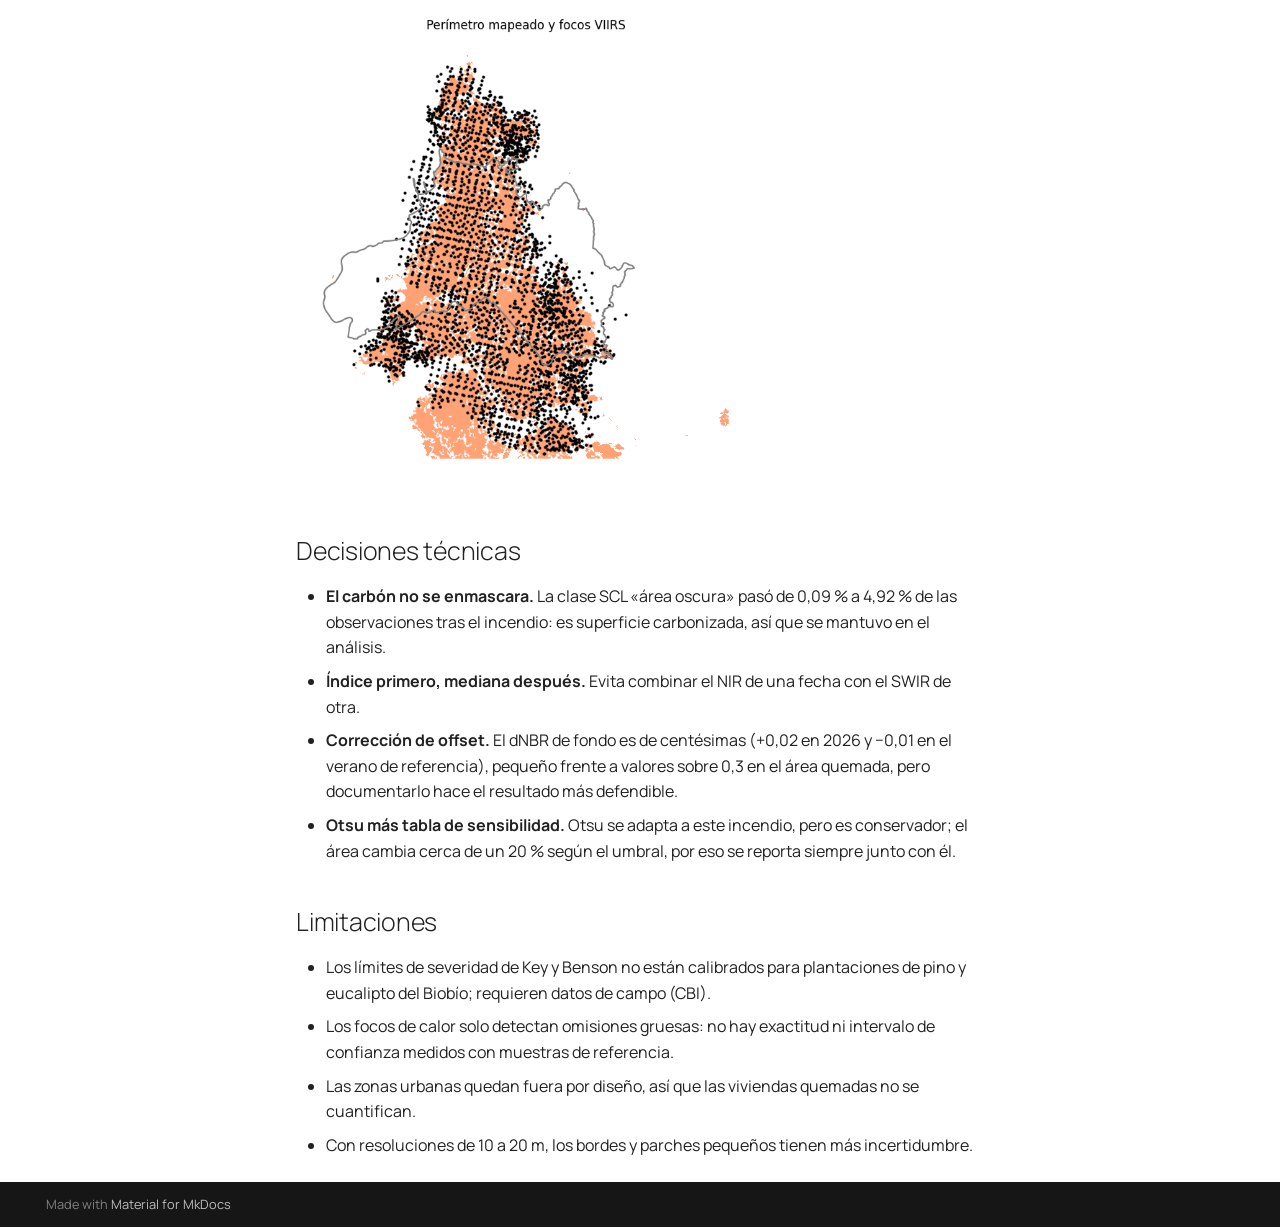
<file: proyectos/incendio-penco/index.html>
<!doctype html>
<html lang="es" class="no-js">
  <head>
    
      <meta charset="utf-8">
      <meta name="viewport" content="width=device-width,initial-scale=1">
      
      
      
        <link rel="canonical" href="https://zelaznog-j.github.io/proyectos/incendio-penco/">
      
      
        <link rel="prev" href="..">
      
      
        <link rel="next" href="../precipitacion-era5/">
      
      
        
      
      
      <link rel="icon" href="../assets/images/favicon.png">
      <meta name="generator" content="mkdocs-1.6.1, mkdocs-material-9.7.7">
    
    
      
        <title>Incendio Penco–Lirquén (Sentinel-2) - Proyectos · Javiera González Mardones</title>
      
    
    
      <link rel="stylesheet" href="../assets/stylesheets/main.ec1eaa64.min.css">
      
        
        <link rel="stylesheet" href="../assets/stylesheets/palette.ab4e12ef.min.css">
      
      


    
    
      
    
    
      
        
        
        <link rel="preconnect" href="https://fonts.gstatic.com" crossorigin>
        <link rel="stylesheet" href="https://fonts.googleapis.com/css?family=Manrope:300,300i,400,400i,700,700i%7CRoboto+Mono:400,400i,700,700i&display=fallback">
        <style>:root{--md-text-font:"Manrope";--md-code-font:"Roboto Mono"}</style>
      
    
    
      <link rel="stylesheet" href="../stylesheets/extra.css">
    
    <script>__md_scope=new URL("..",location),__md_hash=e=>[...e].reduce(((e,_)=>(e<<5)-e+_.charCodeAt(0)),0),__md_get=(e,_=localStorage,t=__md_scope)=>JSON.parse(_.getItem(t.pathname+"."+e)),__md_set=(e,_,t=localStorage,a=__md_scope)=>{try{t.setItem(a.pathname+"."+e,JSON.stringify(_))}catch(e){}}</script>
    
      

    
    
  </head>
  
  
    
    
    
    
    
    <body dir="ltr" data-md-color-scheme="default" data-md-color-primary="custom" data-md-color-accent="indigo">
  
    
    <input class="md-toggle" data-md-toggle="drawer" type="checkbox" id="__drawer" autocomplete="off">
    <input class="md-toggle" data-md-toggle="search" type="checkbox" id="__search" autocomplete="off">
    <label class="md-overlay" for="__drawer"></label>
    <div data-md-component="skip">
      
        
        <a href="#area-quemada-y-severidad-del-incendio-pencolirquen-con-sentinel-2" class="md-skip">
          Saltar a contenido
        </a>
      
    </div>
    <div data-md-component="announce">
      
    </div>
    
    
      

  

<header class="md-header md-header--shadow" data-md-component="header">
  <nav class="md-header__inner md-grid" aria-label="Cabecera">
    <a href=".." title="Proyectos · Javiera González Mardones" class="md-header__button md-logo" aria-label="Proyectos · Javiera González Mardones" data-md-component="logo">
      
  
  <svg xmlns="http://www.w3.org/2000/svg" viewBox="0 0 24 24"><path d="M12 8a3 3 0 0 0 3-3 3 3 0 0 0-3-3 3 3 0 0 0-3 3 3 3 0 0 0 3 3m0 3.54C9.64 9.35 6.5 8 3 8v11c3.5 0 6.64 1.35 9 3.54 2.36-2.19 5.5-3.54 9-3.54V8c-3.5 0-6.64 1.35-9 3.54"/></svg>

    </a>
    <label class="md-header__button md-icon" for="__drawer">
      
      <svg xmlns="http://www.w3.org/2000/svg" viewBox="0 0 24 24"><path d="M3 6h18v2H3zm0 5h18v2H3zm0 5h18v2H3z"/></svg>
    </label>
    <div class="md-header__title" data-md-component="header-title">
      <div class="md-header__ellipsis">
        <div class="md-header__topic">
          <span class="md-ellipsis">
            Proyectos · Javiera González Mardones
          </span>
        </div>
        <div class="md-header__topic" data-md-component="header-topic">
          <span class="md-ellipsis">
            
              Incendio Penco–Lirquén (Sentinel-2)
            
          </span>
        </div>
      </div>
    </div>
    
      
    
    
    
    
      
      
        <label class="md-header__button md-icon" for="__search">
          
          <svg xmlns="http://www.w3.org/2000/svg" viewBox="0 0 24 24"><path d="M9.5 3A6.5 6.5 0 0 1 16 9.5c0 1.61-.59 3.09-1.56 4.23l.27.27h.79l5 5-1.5 1.5-5-5v-.79l-.27-.27A6.52 6.52 0 0 1 9.5 16 6.5 6.5 0 0 1 3 9.5 6.5 6.5 0 0 1 9.5 3m0 2C7 5 5 7 5 9.5S7 14 9.5 14 14 12 14 9.5 12 5 9.5 5"/></svg>
        </label>
        <div class="md-search" data-md-component="search" role="dialog">
  <label class="md-search__overlay" for="__search"></label>
  <div class="md-search__inner" role="search">
    <form class="md-search__form" name="search">
      <input type="text" class="md-search__input" name="query" aria-label="Búsqueda" placeholder="Búsqueda" autocapitalize="off" autocorrect="off" autocomplete="off" spellcheck="false" data-md-component="search-query" required>
      <label class="md-search__icon md-icon" for="__search">
        
        <svg xmlns="http://www.w3.org/2000/svg" viewBox="0 0 24 24"><path d="M9.5 3A6.5 6.5 0 0 1 16 9.5c0 1.61-.59 3.09-1.56 4.23l.27.27h.79l5 5-1.5 1.5-5-5v-.79l-.27-.27A6.52 6.52 0 0 1 9.5 16 6.5 6.5 0 0 1 3 9.5 6.5 6.5 0 0 1 9.5 3m0 2C7 5 5 7 5 9.5S7 14 9.5 14 14 12 14 9.5 12 5 9.5 5"/></svg>
        
        <svg xmlns="http://www.w3.org/2000/svg" viewBox="0 0 24 24"><path d="M20 11v2H8l5.5 5.5-1.42 1.42L4.16 12l7.92-7.92L13.5 5.5 8 11z"/></svg>
      </label>
      <nav class="md-search__options" aria-label="Buscar">
        
        <button type="reset" class="md-search__icon md-icon" title="Limpiar" aria-label="Limpiar" tabindex="-1">
          
          <svg xmlns="http://www.w3.org/2000/svg" viewBox="0 0 24 24"><path d="M19 6.41 17.59 5 12 10.59 6.41 5 5 6.41 10.59 12 5 17.59 6.41 19 12 13.41 17.59 19 19 17.59 13.41 12z"/></svg>
        </button>
      </nav>
      
    </form>
    <div class="md-search__output">
      <div class="md-search__scrollwrap" tabindex="0" data-md-scrollfix>
        <div class="md-search-result" data-md-component="search-result">
          <div class="md-search-result__meta">
            Inicializando búsqueda
          </div>
          <ol class="md-search-result__list" role="presentation"></ol>
        </div>
      </div>
    </div>
  </div>
</div>
      
    
    
  </nav>
  
</header>
    
    <div class="md-container" data-md-component="container">
      
      
        
          
        
      
      <main class="md-main" data-md-component="main">
        <div class="md-main__inner md-grid">
          
            
              
              <div class="md-sidebar md-sidebar--primary" data-md-component="sidebar" data-md-type="navigation" >
                <div class="md-sidebar__scrollwrap">
                  <div class="md-sidebar__inner">
                    



<nav class="md-nav md-nav--primary" aria-label="Navegación" data-md-level="0">
  <label class="md-nav__title" for="__drawer">
    <a href=".." title="Proyectos · Javiera González Mardones" class="md-nav__button md-logo" aria-label="Proyectos · Javiera González Mardones" data-md-component="logo">
      
  
  <svg xmlns="http://www.w3.org/2000/svg" viewBox="0 0 24 24"><path d="M12 8a3 3 0 0 0 3-3 3 3 0 0 0-3-3 3 3 0 0 0-3 3 3 3 0 0 0 3 3m0 3.54C9.64 9.35 6.5 8 3 8v11c3.5 0 6.64 1.35 9 3.54 2.36-2.19 5.5-3.54 9-3.54V8c-3.5 0-6.64 1.35-9 3.54"/></svg>

    </a>
    Proyectos · Javiera González Mardones
  </label>
  
  <ul class="md-nav__list" data-md-scrollfix>
    
      
      
  
  
  
  
    <li class="md-nav__item">
      <a href="https://zelaznog-j.github.io/" class="md-nav__link">
        
  
  
  <span class="md-ellipsis">
    
  
    Portafolio
  

    
  </span>
  
  

      </a>
    </li>
  

    
      
      
  
  
  
  
    <li class="md-nav__item">
      <a href="https://zelaznog-j.github.io/apuntes/" class="md-nav__link">
        
  
  
  <span class="md-ellipsis">
    
  
    Apuntes
  

    
  </span>
  
  

      </a>
    </li>
  

    
      
      
  
  
  
  
    <li class="md-nav__item">
      <a href=".." class="md-nav__link">
        
  
  
  <span class="md-ellipsis">
    
  
    Inicio
  

    
  </span>
  
  

      </a>
    </li>
  

    
      
      
  
  
    
  
  
  
    <li class="md-nav__item md-nav__item--active">
      
      <input class="md-nav__toggle md-toggle" type="checkbox" id="__toc">
      
      
        
      
      
        <label class="md-nav__link md-nav__link--active" for="__toc">
          
  
  
  <span class="md-ellipsis">
    
  
    Incendio Penco–Lirquén (Sentinel-2)
  

    
  </span>
  
  

          <span class="md-nav__icon md-icon"></span>
        </label>
      
      <a href="./" class="md-nav__link md-nav__link--active">
        
  
  
  <span class="md-ellipsis">
    
  
    Incendio Penco–Lirquén (Sentinel-2)
  

    
  </span>
  
  

      </a>
      
        

<nav class="md-nav md-nav--secondary" aria-label="Tabla de contenidos">
  
  
  
    
  
  
    <label class="md-nav__title" for="__toc">
      <span class="md-nav__icon md-icon"></span>
      Tabla de contenidos
    </label>
    <ul class="md-nav__list" data-md-component="toc" data-md-scrollfix>
      
        <li class="md-nav__item">
  <a href="#resumen" class="md-nav__link">
    <span class="md-ellipsis">
      
        Resumen
      
    </span>
  </a>
  
</li>
      
        <li class="md-nav__item">
  <a href="#objetivos" class="md-nav__link">
    <span class="md-ellipsis">
      
        Objetivos
      
    </span>
  </a>
  
</li>
      
        <li class="md-nav__item">
  <a href="#flujo-de-trabajo" class="md-nav__link">
    <span class="md-ellipsis">
      
        Flujo de trabajo
      
    </span>
  </a>
  
</li>
      
        <li class="md-nav__item">
  <a href="#resultados" class="md-nav__link">
    <span class="md-ellipsis">
      
        Resultados
      
    </span>
  </a>
  
</li>
      
        <li class="md-nav__item">
  <a href="#decisiones-tecnicas" class="md-nav__link">
    <span class="md-ellipsis">
      
        Decisiones técnicas
      
    </span>
  </a>
  
</li>
      
        <li class="md-nav__item">
  <a href="#limitaciones" class="md-nav__link">
    <span class="md-ellipsis">
      
        Limitaciones
      
    </span>
  </a>
  
</li>
      
    </ul>
  
</nav>
      
    </li>
  

    
      
      
  
  
  
  
    <li class="md-nav__item">
      <a href="../precipitacion-era5/" class="md-nav__link">
        
  
  
  <span class="md-ellipsis">
    
  
    Precipitación en Chile (ERA5)
  

    
  </span>
  
  

      </a>
    </li>
  

    
      
      
  
  
  
  
    <li class="md-nav__item">
      <a href="../temperatura-era5/" class="md-nav__link">
        
  
  
  <span class="md-ellipsis">
    
  
    Temperatura en Chile (ERA5)
  

    
  </span>
  
  

      </a>
    </li>
  

    
      
      
  
  
  
  
    <li class="md-nav__item">
      <a href="../overture/" class="md-nav__link">
        
  
  
  <span class="md-ellipsis">
    
  
    Límites administrativos (Overture)
  

    
  </span>
  
  

      </a>
    </li>
  

    
      
      
  
  
  
  
    <li class="md-nav__item">
      <a href="../fieldmaps/" class="md-nav__link">
        
  
  
  <span class="md-ellipsis">
    
  
    Límites administrativos (FieldMaps)
  

    
  </span>
  
  

      </a>
    </li>
  

    
  </ul>
</nav>
                  </div>
                </div>
              </div>
            
            
              
              <div class="md-sidebar md-sidebar--secondary" data-md-component="sidebar" data-md-type="toc" >
                <div class="md-sidebar__scrollwrap">
                  <div class="md-sidebar__inner">
                    

<nav class="md-nav md-nav--secondary" aria-label="Tabla de contenidos">
  
  
  
    
  
  
    <label class="md-nav__title" for="__toc">
      <span class="md-nav__icon md-icon"></span>
      Tabla de contenidos
    </label>
    <ul class="md-nav__list" data-md-component="toc" data-md-scrollfix>
      
        <li class="md-nav__item">
  <a href="#resumen" class="md-nav__link">
    <span class="md-ellipsis">
      
        Resumen
      
    </span>
  </a>
  
</li>
      
        <li class="md-nav__item">
  <a href="#objetivos" class="md-nav__link">
    <span class="md-ellipsis">
      
        Objetivos
      
    </span>
  </a>
  
</li>
      
        <li class="md-nav__item">
  <a href="#flujo-de-trabajo" class="md-nav__link">
    <span class="md-ellipsis">
      
        Flujo de trabajo
      
    </span>
  </a>
  
</li>
      
        <li class="md-nav__item">
  <a href="#resultados" class="md-nav__link">
    <span class="md-ellipsis">
      
        Resultados
      
    </span>
  </a>
  
</li>
      
        <li class="md-nav__item">
  <a href="#decisiones-tecnicas" class="md-nav__link">
    <span class="md-ellipsis">
      
        Decisiones técnicas
      
    </span>
  </a>
  
</li>
      
        <li class="md-nav__item">
  <a href="#limitaciones" class="md-nav__link">
    <span class="md-ellipsis">
      
        Limitaciones
      
    </span>
  </a>
  
</li>
      
    </ul>
  
</nav>
                  </div>
                </div>
              </div>
            
          
          
            <div class="md-content" data-md-component="content">
              
              <article class="md-content__inner md-typeset">
                
                  



<h1 id="area-quemada-y-severidad-del-incendio-pencolirquen-con-sentinel-2">Área quemada y severidad del incendio Penco–Lirquén con Sentinel-2</h1>
<p><a class="md-button md-button--primary" href="https://github.com/Zelaznog-J/incendio-penco-sentinel2">Repositorio en GitHub</a></p>
<h2 id="resumen">Resumen</h2>
<p>El 17 de enero de 2026 comenzó un incendio forestal en la comuna de Penco (Región del Biobío) que avanzó sobre plantaciones, matorral y zonas urbanas de Penco y Lirquén. El proyecto estima la superficie quemada y su severidad con datos abiertos y sin descargar archivos: escenas Sentinel-2 L2A consultadas por STAC, límites de Overture Maps, cobertura ESA WorldCover y focos de calor NASA FIRMS. El notebook está escrito como material didáctico: cada paso explica el objetivo, el concepto, la decisión tomada y cómo leer el resultado.</p>
<table>
<thead>
<tr>
<th>Aspecto</th>
<th>Detalle</th>
</tr>
</thead>
<tbody>
<tr>
<td>Fuente</td>
<td>Sentinel-2 L2A (Earth Search, STAC), 14 escenas previas y 17 posteriores al incendio</td>
</tr>
<tr>
<td>Área de análisis</td>
<td>Comuna de Penco y buffer de 5 km (EPSG:32718)</td>
</tr>
<tr>
<td>Índices</td>
<td>NBR, dNBR corregido por offset, RdNBR y RBR</td>
</tr>
<tr>
<td>Clasificación</td>
<td>Umbral de Otsu y severidad según Key y Benson (2006)</td>
</tr>
<tr>
<td>Validación</td>
<td>Focos de calor VIIRS (NASA FIRMS)</td>
</tr>
<tr>
<td>Herramientas</td>
<td>Python con pystac-client, odc-stac, xarray, rioxarray, Dask, DuckDB, GeoPandas y scikit-image</td>
</tr>
</tbody>
</table>
<div class="admonition success">
<p class="admonition-title">Hallazgo principal</p>
<p>En la comuna de Penco se quemaron <strong>5 392 ha</strong>, el 56,5 % de la vegetación analizada, y <strong>12 131 ha</strong> si se incluye el buffer de 5 km. Cerca del 90 % del área quemada de la comuna tuvo severidad moderada-alta o alta. El 96,6 % de los focos VIIRS cae dentro del perímetro mapeado.</p>
</div>
<p><img alt="dNBR corregido y severidad del incendio en Penco" src="img/01_dnbr_severidad.png" width="720" /></p>
<h2 id="objetivos">Objetivos</h2>
<ol>
<li>Estimar cuánta superficie se quemó y dónde.</li>
<li>Clasificar con qué severidad se quemó.</li>
<li>Elegir el umbral quemado/no quemado de forma objetiva y medir cuánto condiciona el resultado.</li>
<li>Validar el perímetro con una fuente independiente.</li>
<li>Dejar el análisis reproducible: IDs de escenas, parámetros y productos en formatos abiertos.</li>
</ol>
<h2 id="flujo-de-trabajo">Flujo de trabajo</h2>
<ol>
<li><strong>Área de interés.</strong> Polígono de Penco desde Overture Maps (DuckDB sobre GeoParquet en S3, release fijada) y buffer de 5 km en UTM.</li>
<li><strong>Búsqueda de escenas.</strong> Catálogo STAC con ventanas de un mes antes y después del incendio, para tener varias observaciones despejadas por píxel.</li>
<li><strong>Máscara de nubes por píxel.</strong> Con la banda SCL, escena por escena, en vez de descartar escenas completas.</li>
<li><strong>Índices y compuestos.</strong> NBR, NBR2 y NDVI por fecha y luego mediana, de modo que cada valor viene de una observación real.</li>
<li><strong>Máscara de vegetación.</strong> WorldCover, NDVI previo y exclusión de cosechas anteriores al fuego.</li>
<li><strong>dNBR corregido.</strong> Se resta el offset estacional estimado en píxeles claramente no quemados y se contrasta con un verano de referencia sin incendio.</li>
<li><strong>Umbral y perímetro.</strong> Otsu, unidad mínima de mapeo de 0,5 ha y tabla de sensibilidad.</li>
<li><strong>Severidad y validación.</strong> Clases Key y Benson, y comparación con focos VIIRS.</li>
<li><strong>Exportación.</strong> COG, GeoPackage, CSV y <code>metadatos.json</code>.</li>
</ol>
<p><img alt="Composición en falso color antes y después del incendio" src="img/02_falso_color_pre_post.png" width="720" /></p>
<h2 id="resultados">Resultados</h2>
<table>
<thead>
<tr>
<th>Clase de severidad</th>
<th style="text-align: right;">Hectáreas (comuna)</th>
<th style="text-align: right;">% de la vegetación analizada</th>
</tr>
</thead>
<tbody>
<tr>
<td>No quemado</td>
<td style="text-align: right;">4 162</td>
<td style="text-align: right;">43,6</td>
</tr>
<tr>
<td>Baja</td>
<td style="text-align: right;">7</td>
<td style="text-align: right;">0,1</td>
</tr>
<tr>
<td>Moderada-baja</td>
<td style="text-align: right;">529</td>
<td style="text-align: right;">5,5</td>
</tr>
<tr>
<td>Moderada-alta</td>
<td style="text-align: right;">1 798</td>
<td style="text-align: right;">18,8</td>
</tr>
<tr>
<td>Alta</td>
<td style="text-align: right;">3 044</td>
<td style="text-align: right;">31,9</td>
</tr>
</tbody>
</table>
<table>
<thead>
<tr>
<th>Umbral de dNBR</th>
<th style="text-align: right;">Área quemada en la comuna (ha)</th>
</tr>
</thead>
<tbody>
<tr>
<td>0,10 (Key y Benson, baja)</td>
<td style="text-align: right;">6 607</td>
</tr>
<tr>
<td>0,20</td>
<td style="text-align: right;">6 072</td>
</tr>
<tr>
<td>0,27 (Key y Benson, moderada-baja)</td>
<td style="text-align: right;">5 779</td>
</tr>
<tr>
<td>0,36 (Otsu, usado)</td>
<td style="text-align: right;">5 345</td>
</tr>
</tbody>
</table>
<p><img alt="Perímetro mapeado y focos de calor VIIRS" src="img/03_validacion_focos_viirs.png" width="460" /></p>
<h2 id="decisiones-tecnicas">Decisiones técnicas</h2>
<ul>
<li><strong>El carbón no se enmascara.</strong> La clase SCL «área oscura» pasó de 0,09 % a 4,92 % de las observaciones tras el incendio: es superficie carbonizada, así que se mantuvo en el análisis.</li>
<li><strong>Índice primero, mediana después.</strong> Evita combinar el NIR de una fecha con el SWIR de otra.</li>
<li><strong>Corrección de offset.</strong> El dNBR de fondo es de centésimas (+0,02 en 2026 y −0,01 en el verano de referencia), pequeño frente a valores sobre 0,3 en el área quemada, pero documentarlo hace el resultado más defendible.</li>
<li><strong>Otsu más tabla de sensibilidad.</strong> Otsu se adapta a este incendio, pero es conservador; el área cambia cerca de un 20 % según el umbral, por eso se reporta siempre junto con él.</li>
</ul>
<h2 id="limitaciones">Limitaciones</h2>
<ul>
<li>Los límites de severidad de Key y Benson no están calibrados para plantaciones de pino y eucalipto del Biobío; requieren datos de campo (CBI).</li>
<li>Los focos de calor solo detectan omisiones gruesas: no hay exactitud ni intervalo de confianza medidos con muestras de referencia.</li>
<li>Las zonas urbanas quedan fuera por diseño, así que las viviendas quemadas no se cuantifican.</li>
<li>Con resoluciones de 10 a 20 m, los bordes y parches pequeños tienen más incertidumbre.</li>
</ul>












                
              </article>
            </div>
          
          
<script>var target=document.getElementById(location.hash.slice(1));target&&target.name&&(target.checked=target.name.startsWith("__tabbed_"))</script>
        </div>
        
      </main>
      
        <footer class="md-footer">
  
  <div class="md-footer-meta md-typeset">
    <div class="md-footer-meta__inner md-grid">
      <div class="md-copyright">
  
  
    Made with
    <a href="https://squidfunk.github.io/mkdocs-material/" target="_blank" rel="noopener">
      Material for MkDocs
    </a>
  
</div>
      
    </div>
  </div>
</footer>
      
    </div>
    <div class="md-dialog" data-md-component="dialog">
      <div class="md-dialog__inner md-typeset"></div>
    </div>
    
    
    
      
      
      <script id="__config" type="application/json">{"annotate": null, "base": "..", "features": [], "search": "../assets/javascripts/workers/search.2c215733.min.js", "tags": null, "translations": {"clipboard.copied": "Copiado al portapapeles", "clipboard.copy": "Copiar al portapapeles", "search.result.more.one": "1 m\u00e1s en esta p\u00e1gina", "search.result.more.other": "# m\u00e1s en esta p\u00e1gina", "search.result.none": "No se encontraron documentos", "search.result.one": "1 documento encontrado", "search.result.other": "# documentos encontrados", "search.result.placeholder": "Teclee para comenzar b\u00fasqueda", "search.result.term.missing": "Falta", "select.version": "Seleccionar versi\u00f3n"}, "version": null}</script>
    
    
      <script src="../assets/javascripts/bundle.d7400e89.min.js"></script>
      
    
  </body>
</html>
</file>
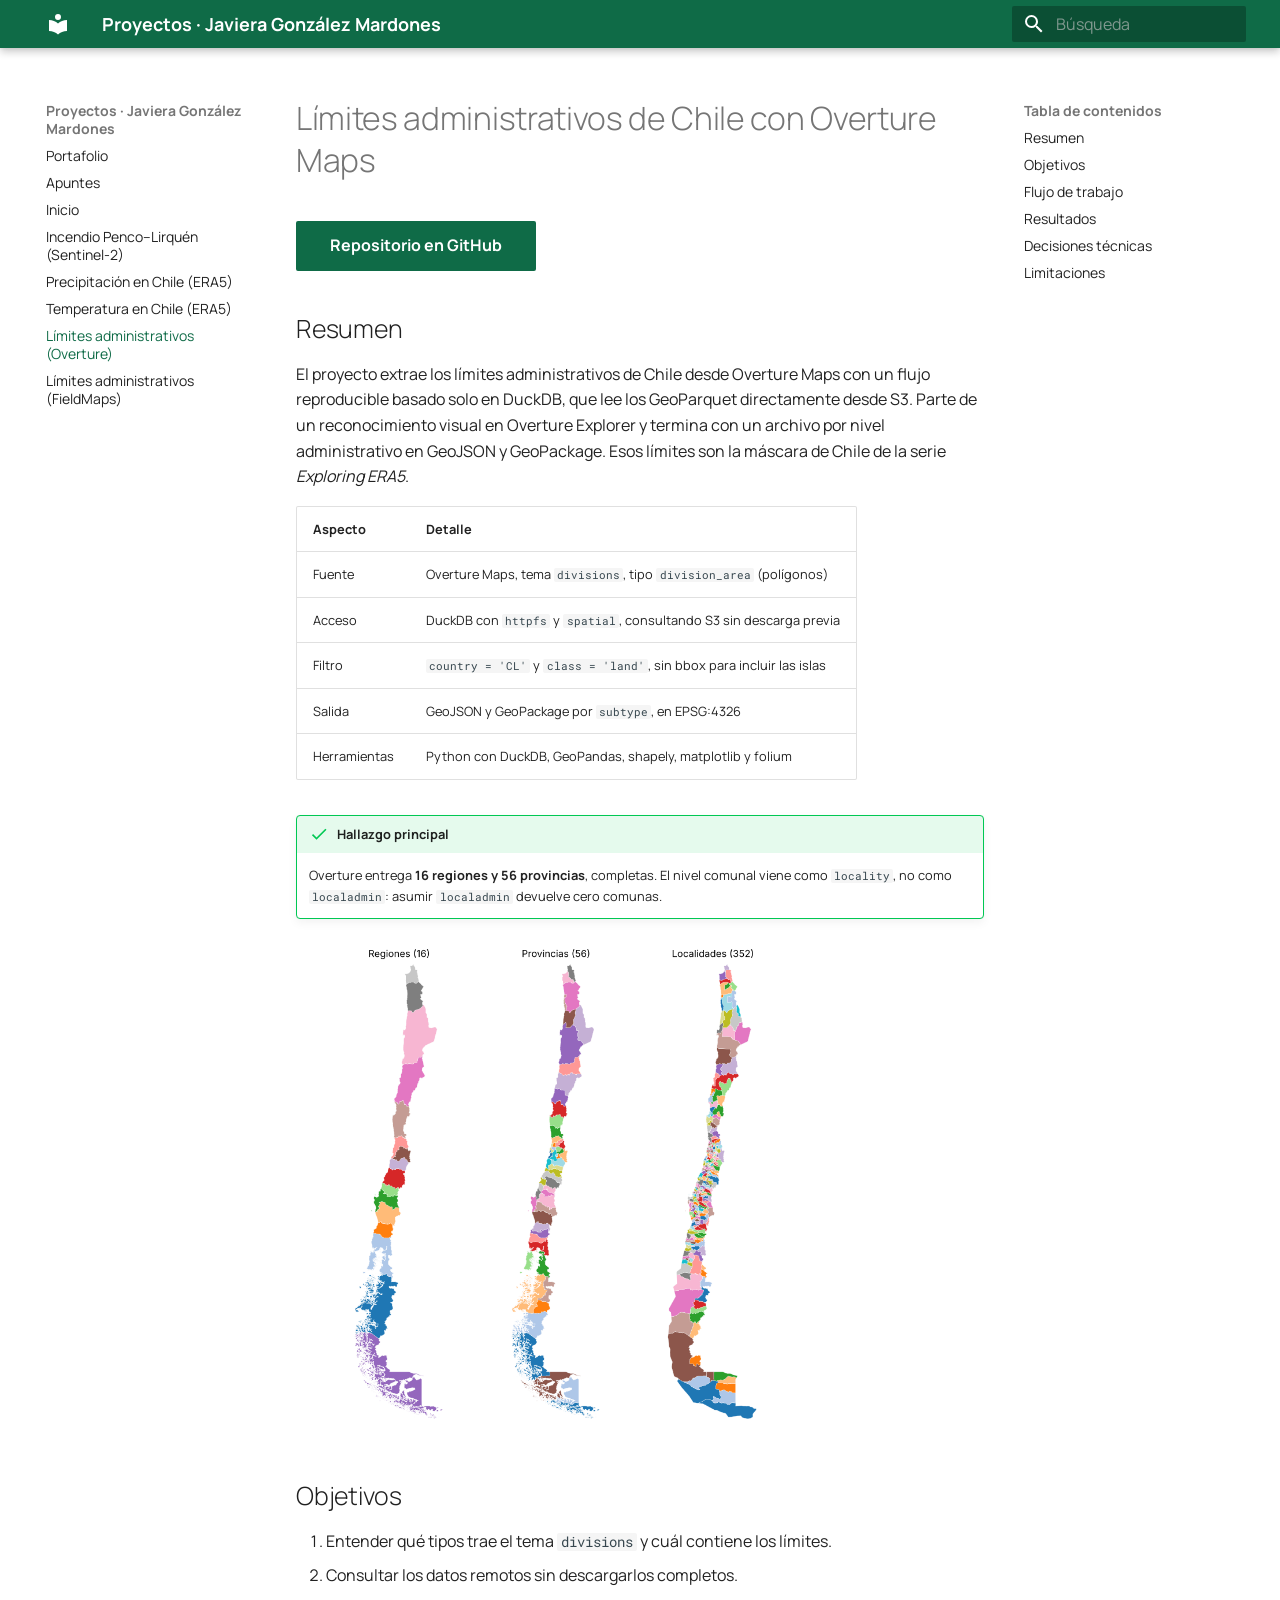
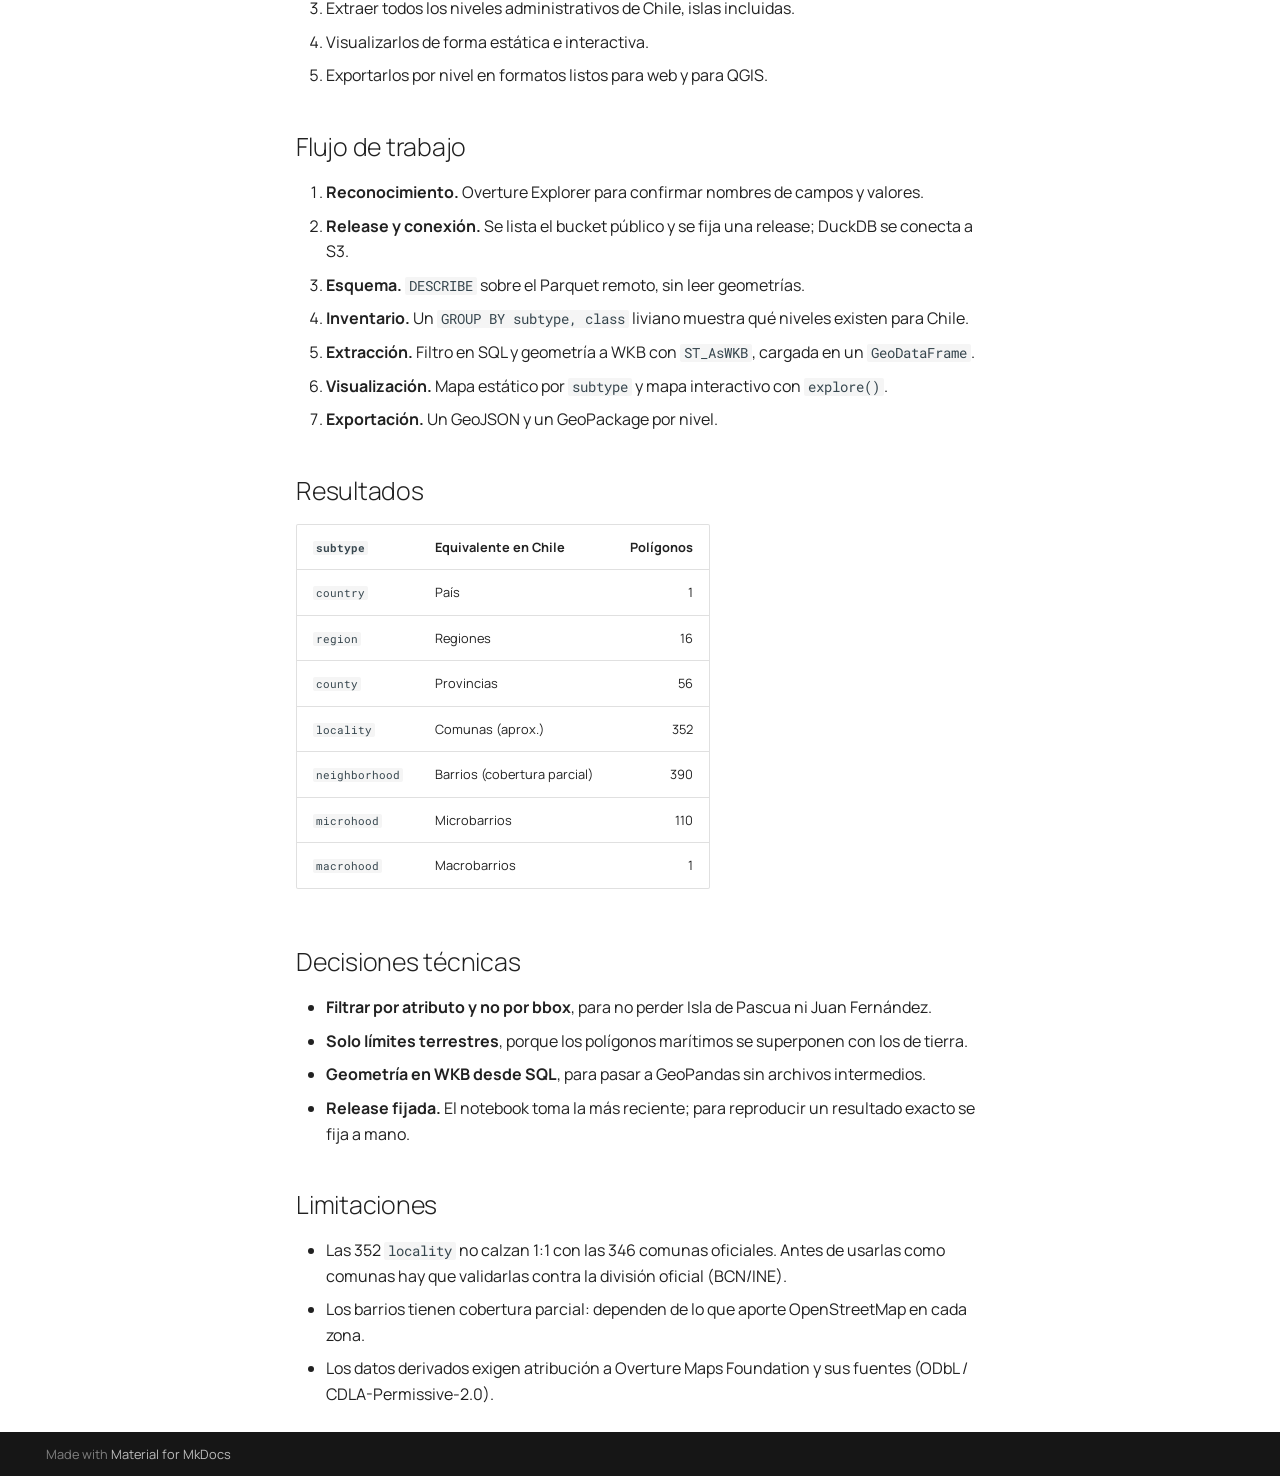
<file: proyectos/overture/index.html>
<!doctype html>
<html lang="es" class="no-js">
  <head>
    
      <meta charset="utf-8">
      <meta name="viewport" content="width=device-width,initial-scale=1">
      
      
      
        <link rel="canonical" href="https://zelaznog-j.github.io/proyectos/overture/">
      
      
        <link rel="prev" href="../temperatura-era5/">
      
      
        <link rel="next" href="../fieldmaps/">
      
      
        
      
      
      <link rel="icon" href="../assets/images/favicon.png">
      <meta name="generator" content="mkdocs-1.6.1, mkdocs-material-9.7.7">
    
    
      
        <title>Límites administrativos (Overture) - Proyectos · Javiera González Mardones</title>
      
    
    
      <link rel="stylesheet" href="../assets/stylesheets/main.ec1eaa64.min.css">
      
        
        <link rel="stylesheet" href="../assets/stylesheets/palette.ab4e12ef.min.css">
      
      


    
    
      
    
    
      
        
        
        <link rel="preconnect" href="https://fonts.gstatic.com" crossorigin>
        <link rel="stylesheet" href="https://fonts.googleapis.com/css?family=Manrope:300,300i,400,400i,700,700i%7CRoboto+Mono:400,400i,700,700i&display=fallback">
        <style>:root{--md-text-font:"Manrope";--md-code-font:"Roboto Mono"}</style>
      
    
    
      <link rel="stylesheet" href="../stylesheets/extra.css">
    
    <script>__md_scope=new URL("..",location),__md_hash=e=>[...e].reduce(((e,_)=>(e<<5)-e+_.charCodeAt(0)),0),__md_get=(e,_=localStorage,t=__md_scope)=>JSON.parse(_.getItem(t.pathname+"."+e)),__md_set=(e,_,t=localStorage,a=__md_scope)=>{try{t.setItem(a.pathname+"."+e,JSON.stringify(_))}catch(e){}}</script>
    
      

    
    
  </head>
  
  
    
    
    
    
    
    <body dir="ltr" data-md-color-scheme="default" data-md-color-primary="custom" data-md-color-accent="indigo">
  
    
    <input class="md-toggle" data-md-toggle="drawer" type="checkbox" id="__drawer" autocomplete="off">
    <input class="md-toggle" data-md-toggle="search" type="checkbox" id="__search" autocomplete="off">
    <label class="md-overlay" for="__drawer"></label>
    <div data-md-component="skip">
      
        
        <a href="#limites-administrativos-de-chile-con-overture-maps" class="md-skip">
          Saltar a contenido
        </a>
      
    </div>
    <div data-md-component="announce">
      
    </div>
    
    
      

  

<header class="md-header md-header--shadow" data-md-component="header">
  <nav class="md-header__inner md-grid" aria-label="Cabecera">
    <a href=".." title="Proyectos · Javiera González Mardones" class="md-header__button md-logo" aria-label="Proyectos · Javiera González Mardones" data-md-component="logo">
      
  
  <svg xmlns="http://www.w3.org/2000/svg" viewBox="0 0 24 24"><path d="M12 8a3 3 0 0 0 3-3 3 3 0 0 0-3-3 3 3 0 0 0-3 3 3 3 0 0 0 3 3m0 3.54C9.64 9.35 6.5 8 3 8v11c3.5 0 6.64 1.35 9 3.54 2.36-2.19 5.5-3.54 9-3.54V8c-3.5 0-6.64 1.35-9 3.54"/></svg>

    </a>
    <label class="md-header__button md-icon" for="__drawer">
      
      <svg xmlns="http://www.w3.org/2000/svg" viewBox="0 0 24 24"><path d="M3 6h18v2H3zm0 5h18v2H3zm0 5h18v2H3z"/></svg>
    </label>
    <div class="md-header__title" data-md-component="header-title">
      <div class="md-header__ellipsis">
        <div class="md-header__topic">
          <span class="md-ellipsis">
            Proyectos · Javiera González Mardones
          </span>
        </div>
        <div class="md-header__topic" data-md-component="header-topic">
          <span class="md-ellipsis">
            
              Límites administrativos (Overture)
            
          </span>
        </div>
      </div>
    </div>
    
      
    
    
    
    
      
      
        <label class="md-header__button md-icon" for="__search">
          
          <svg xmlns="http://www.w3.org/2000/svg" viewBox="0 0 24 24"><path d="M9.5 3A6.5 6.5 0 0 1 16 9.5c0 1.61-.59 3.09-1.56 4.23l.27.27h.79l5 5-1.5 1.5-5-5v-.79l-.27-.27A6.52 6.52 0 0 1 9.5 16 6.5 6.5 0 0 1 3 9.5 6.5 6.5 0 0 1 9.5 3m0 2C7 5 5 7 5 9.5S7 14 9.5 14 14 12 14 9.5 12 5 9.5 5"/></svg>
        </label>
        <div class="md-search" data-md-component="search" role="dialog">
  <label class="md-search__overlay" for="__search"></label>
  <div class="md-search__inner" role="search">
    <form class="md-search__form" name="search">
      <input type="text" class="md-search__input" name="query" aria-label="Búsqueda" placeholder="Búsqueda" autocapitalize="off" autocorrect="off" autocomplete="off" spellcheck="false" data-md-component="search-query" required>
      <label class="md-search__icon md-icon" for="__search">
        
        <svg xmlns="http://www.w3.org/2000/svg" viewBox="0 0 24 24"><path d="M9.5 3A6.5 6.5 0 0 1 16 9.5c0 1.61-.59 3.09-1.56 4.23l.27.27h.79l5 5-1.5 1.5-5-5v-.79l-.27-.27A6.52 6.52 0 0 1 9.5 16 6.5 6.5 0 0 1 3 9.5 6.5 6.5 0 0 1 9.5 3m0 2C7 5 5 7 5 9.5S7 14 9.5 14 14 12 14 9.5 12 5 9.5 5"/></svg>
        
        <svg xmlns="http://www.w3.org/2000/svg" viewBox="0 0 24 24"><path d="M20 11v2H8l5.5 5.5-1.42 1.42L4.16 12l7.92-7.92L13.5 5.5 8 11z"/></svg>
      </label>
      <nav class="md-search__options" aria-label="Buscar">
        
        <button type="reset" class="md-search__icon md-icon" title="Limpiar" aria-label="Limpiar" tabindex="-1">
          
          <svg xmlns="http://www.w3.org/2000/svg" viewBox="0 0 24 24"><path d="M19 6.41 17.59 5 12 10.59 6.41 5 5 6.41 10.59 12 5 17.59 6.41 19 12 13.41 17.59 19 19 17.59 13.41 12z"/></svg>
        </button>
      </nav>
      
    </form>
    <div class="md-search__output">
      <div class="md-search__scrollwrap" tabindex="0" data-md-scrollfix>
        <div class="md-search-result" data-md-component="search-result">
          <div class="md-search-result__meta">
            Inicializando búsqueda
          </div>
          <ol class="md-search-result__list" role="presentation"></ol>
        </div>
      </div>
    </div>
  </div>
</div>
      
    
    
  </nav>
  
</header>
    
    <div class="md-container" data-md-component="container">
      
      
        
          
        
      
      <main class="md-main" data-md-component="main">
        <div class="md-main__inner md-grid">
          
            
              
              <div class="md-sidebar md-sidebar--primary" data-md-component="sidebar" data-md-type="navigation" >
                <div class="md-sidebar__scrollwrap">
                  <div class="md-sidebar__inner">
                    



<nav class="md-nav md-nav--primary" aria-label="Navegación" data-md-level="0">
  <label class="md-nav__title" for="__drawer">
    <a href=".." title="Proyectos · Javiera González Mardones" class="md-nav__button md-logo" aria-label="Proyectos · Javiera González Mardones" data-md-component="logo">
      
  
  <svg xmlns="http://www.w3.org/2000/svg" viewBox="0 0 24 24"><path d="M12 8a3 3 0 0 0 3-3 3 3 0 0 0-3-3 3 3 0 0 0-3 3 3 3 0 0 0 3 3m0 3.54C9.64 9.35 6.5 8 3 8v11c3.5 0 6.64 1.35 9 3.54 2.36-2.19 5.5-3.54 9-3.54V8c-3.5 0-6.64 1.35-9 3.54"/></svg>

    </a>
    Proyectos · Javiera González Mardones
  </label>
  
  <ul class="md-nav__list" data-md-scrollfix>
    
      
      
  
  
  
  
    <li class="md-nav__item">
      <a href="https://zelaznog-j.github.io/" class="md-nav__link">
        
  
  
  <span class="md-ellipsis">
    
  
    Portafolio
  

    
  </span>
  
  

      </a>
    </li>
  

    
      
      
  
  
  
  
    <li class="md-nav__item">
      <a href="https://zelaznog-j.github.io/apuntes/" class="md-nav__link">
        
  
  
  <span class="md-ellipsis">
    
  
    Apuntes
  

    
  </span>
  
  

      </a>
    </li>
  

    
      
      
  
  
  
  
    <li class="md-nav__item">
      <a href=".." class="md-nav__link">
        
  
  
  <span class="md-ellipsis">
    
  
    Inicio
  

    
  </span>
  
  

      </a>
    </li>
  

    
      
      
  
  
  
  
    <li class="md-nav__item">
      <a href="../incendio-penco/" class="md-nav__link">
        
  
  
  <span class="md-ellipsis">
    
  
    Incendio Penco–Lirquén (Sentinel-2)
  

    
  </span>
  
  

      </a>
    </li>
  

    
      
      
  
  
  
  
    <li class="md-nav__item">
      <a href="../precipitacion-era5/" class="md-nav__link">
        
  
  
  <span class="md-ellipsis">
    
  
    Precipitación en Chile (ERA5)
  

    
  </span>
  
  

      </a>
    </li>
  

    
      
      
  
  
  
  
    <li class="md-nav__item">
      <a href="../temperatura-era5/" class="md-nav__link">
        
  
  
  <span class="md-ellipsis">
    
  
    Temperatura en Chile (ERA5)
  

    
  </span>
  
  

      </a>
    </li>
  

    
      
      
  
  
    
  
  
  
    <li class="md-nav__item md-nav__item--active">
      
      <input class="md-nav__toggle md-toggle" type="checkbox" id="__toc">
      
      
        
      
      
        <label class="md-nav__link md-nav__link--active" for="__toc">
          
  
  
  <span class="md-ellipsis">
    
  
    Límites administrativos (Overture)
  

    
  </span>
  
  

          <span class="md-nav__icon md-icon"></span>
        </label>
      
      <a href="./" class="md-nav__link md-nav__link--active">
        
  
  
  <span class="md-ellipsis">
    
  
    Límites administrativos (Overture)
  

    
  </span>
  
  

      </a>
      
        

<nav class="md-nav md-nav--secondary" aria-label="Tabla de contenidos">
  
  
  
    
  
  
    <label class="md-nav__title" for="__toc">
      <span class="md-nav__icon md-icon"></span>
      Tabla de contenidos
    </label>
    <ul class="md-nav__list" data-md-component="toc" data-md-scrollfix>
      
        <li class="md-nav__item">
  <a href="#resumen" class="md-nav__link">
    <span class="md-ellipsis">
      
        Resumen
      
    </span>
  </a>
  
</li>
      
        <li class="md-nav__item">
  <a href="#objetivos" class="md-nav__link">
    <span class="md-ellipsis">
      
        Objetivos
      
    </span>
  </a>
  
</li>
      
        <li class="md-nav__item">
  <a href="#flujo-de-trabajo" class="md-nav__link">
    <span class="md-ellipsis">
      
        Flujo de trabajo
      
    </span>
  </a>
  
</li>
      
        <li class="md-nav__item">
  <a href="#resultados" class="md-nav__link">
    <span class="md-ellipsis">
      
        Resultados
      
    </span>
  </a>
  
</li>
      
        <li class="md-nav__item">
  <a href="#decisiones-tecnicas" class="md-nav__link">
    <span class="md-ellipsis">
      
        Decisiones técnicas
      
    </span>
  </a>
  
</li>
      
        <li class="md-nav__item">
  <a href="#limitaciones" class="md-nav__link">
    <span class="md-ellipsis">
      
        Limitaciones
      
    </span>
  </a>
  
</li>
      
    </ul>
  
</nav>
      
    </li>
  

    
      
      
  
  
  
  
    <li class="md-nav__item">
      <a href="../fieldmaps/" class="md-nav__link">
        
  
  
  <span class="md-ellipsis">
    
  
    Límites administrativos (FieldMaps)
  

    
  </span>
  
  

      </a>
    </li>
  

    
  </ul>
</nav>
                  </div>
                </div>
              </div>
            
            
              
              <div class="md-sidebar md-sidebar--secondary" data-md-component="sidebar" data-md-type="toc" >
                <div class="md-sidebar__scrollwrap">
                  <div class="md-sidebar__inner">
                    

<nav class="md-nav md-nav--secondary" aria-label="Tabla de contenidos">
  
  
  
    
  
  
    <label class="md-nav__title" for="__toc">
      <span class="md-nav__icon md-icon"></span>
      Tabla de contenidos
    </label>
    <ul class="md-nav__list" data-md-component="toc" data-md-scrollfix>
      
        <li class="md-nav__item">
  <a href="#resumen" class="md-nav__link">
    <span class="md-ellipsis">
      
        Resumen
      
    </span>
  </a>
  
</li>
      
        <li class="md-nav__item">
  <a href="#objetivos" class="md-nav__link">
    <span class="md-ellipsis">
      
        Objetivos
      
    </span>
  </a>
  
</li>
      
        <li class="md-nav__item">
  <a href="#flujo-de-trabajo" class="md-nav__link">
    <span class="md-ellipsis">
      
        Flujo de trabajo
      
    </span>
  </a>
  
</li>
      
        <li class="md-nav__item">
  <a href="#resultados" class="md-nav__link">
    <span class="md-ellipsis">
      
        Resultados
      
    </span>
  </a>
  
</li>
      
        <li class="md-nav__item">
  <a href="#decisiones-tecnicas" class="md-nav__link">
    <span class="md-ellipsis">
      
        Decisiones técnicas
      
    </span>
  </a>
  
</li>
      
        <li class="md-nav__item">
  <a href="#limitaciones" class="md-nav__link">
    <span class="md-ellipsis">
      
        Limitaciones
      
    </span>
  </a>
  
</li>
      
    </ul>
  
</nav>
                  </div>
                </div>
              </div>
            
          
          
            <div class="md-content" data-md-component="content">
              
              <article class="md-content__inner md-typeset">
                
                  



<h1 id="limites-administrativos-de-chile-con-overture-maps">Límites administrativos de Chile con Overture Maps</h1>
<p><a class="md-button md-button--primary" href="https://github.com/Zelaznog-J/adm_bounds_overture">Repositorio en GitHub</a></p>
<h2 id="resumen">Resumen</h2>
<p>El proyecto extrae los límites administrativos de Chile desde Overture Maps con un flujo reproducible basado solo en DuckDB, que lee los GeoParquet directamente desde S3. Parte de un reconocimiento visual en Overture Explorer y termina con un archivo por nivel administrativo en GeoJSON y GeoPackage. Esos límites son la máscara de Chile de la serie <em>Exploring ERA5</em>.</p>
<table>
<thead>
<tr>
<th>Aspecto</th>
<th>Detalle</th>
</tr>
</thead>
<tbody>
<tr>
<td>Fuente</td>
<td>Overture Maps, tema <code>divisions</code>, tipo <code>division_area</code> (polígonos)</td>
</tr>
<tr>
<td>Acceso</td>
<td>DuckDB con <code>httpfs</code> y <code>spatial</code>, consultando S3 sin descarga previa</td>
</tr>
<tr>
<td>Filtro</td>
<td><code>country = 'CL'</code> y <code>class = 'land'</code>, sin bbox para incluir las islas</td>
</tr>
<tr>
<td>Salida</td>
<td>GeoJSON y GeoPackage por <code>subtype</code>, en EPSG:4326</td>
</tr>
<tr>
<td>Herramientas</td>
<td>Python con DuckDB, GeoPandas, shapely, matplotlib y folium</td>
</tr>
</tbody>
</table>
<div class="admonition success">
<p class="admonition-title">Hallazgo principal</p>
<p>Overture entrega <strong>16 regiones y 56 provincias</strong>, completas. El nivel comunal viene como <code>locality</code>, no como <code>localadmin</code>: asumir <code>localadmin</code> devuelve cero comunas.</p>
</div>
<p><img alt="Regiones, provincias y localidades de Chile extraídas de Overture Maps" src="img/01_niveles_administrativos.png" width="520" /></p>
<h2 id="objetivos">Objetivos</h2>
<ol>
<li>Entender qué tipos trae el tema <code>divisions</code> y cuál contiene los límites.</li>
<li>Consultar los datos remotos sin descargarlos completos.</li>
<li>Extraer todos los niveles administrativos de Chile, islas incluidas.</li>
<li>Visualizarlos de forma estática e interactiva.</li>
<li>Exportarlos por nivel en formatos listos para web y para QGIS.</li>
</ol>
<h2 id="flujo-de-trabajo">Flujo de trabajo</h2>
<ol>
<li><strong>Reconocimiento.</strong> Overture Explorer para confirmar nombres de campos y valores.</li>
<li><strong>Release y conexión.</strong> Se lista el bucket público y se fija una release; DuckDB se conecta a S3.</li>
<li><strong>Esquema.</strong> <code>DESCRIBE</code> sobre el Parquet remoto, sin leer geometrías.</li>
<li><strong>Inventario.</strong> Un <code>GROUP BY subtype, class</code> liviano muestra qué niveles existen para Chile.</li>
<li><strong>Extracción.</strong> Filtro en SQL y geometría a WKB con <code>ST_AsWKB</code>, cargada en un <code>GeoDataFrame</code>.</li>
<li><strong>Visualización.</strong> Mapa estático por <code>subtype</code> y mapa interactivo con <code>explore()</code>.</li>
<li><strong>Exportación.</strong> Un GeoJSON y un GeoPackage por nivel.</li>
</ol>
<h2 id="resultados">Resultados</h2>
<table>
<thead>
<tr>
<th><code>subtype</code></th>
<th>Equivalente en Chile</th>
<th style="text-align: right;">Polígonos</th>
</tr>
</thead>
<tbody>
<tr>
<td><code>country</code></td>
<td>País</td>
<td style="text-align: right;">1</td>
</tr>
<tr>
<td><code>region</code></td>
<td>Regiones</td>
<td style="text-align: right;">16</td>
</tr>
<tr>
<td><code>county</code></td>
<td>Provincias</td>
<td style="text-align: right;">56</td>
</tr>
<tr>
<td><code>locality</code></td>
<td>Comunas (aprox.)</td>
<td style="text-align: right;">352</td>
</tr>
<tr>
<td><code>neighborhood</code></td>
<td>Barrios (cobertura parcial)</td>
<td style="text-align: right;">390</td>
</tr>
<tr>
<td><code>microhood</code></td>
<td>Microbarrios</td>
<td style="text-align: right;">110</td>
</tr>
<tr>
<td><code>macrohood</code></td>
<td>Macrobarrios</td>
<td style="text-align: right;">1</td>
</tr>
</tbody>
</table>
<h2 id="decisiones-tecnicas">Decisiones técnicas</h2>
<ul>
<li><strong>Filtrar por atributo y no por bbox</strong>, para no perder Isla de Pascua ni Juan Fernández.</li>
<li><strong>Solo límites terrestres</strong>, porque los polígonos marítimos se superponen con los de tierra.</li>
<li><strong>Geometría en WKB desde SQL</strong>, para pasar a GeoPandas sin archivos intermedios.</li>
<li><strong>Release fijada.</strong> El notebook toma la más reciente; para reproducir un resultado exacto se fija a mano.</li>
</ul>
<h2 id="limitaciones">Limitaciones</h2>
<ul>
<li>Las 352 <code>locality</code> no calzan 1:1 con las 346 comunas oficiales. Antes de usarlas como comunas hay que validarlas contra la división oficial (BCN/INE).</li>
<li>Los barrios tienen cobertura parcial: dependen de lo que aporte OpenStreetMap en cada zona.</li>
<li>Los datos derivados exigen atribución a Overture Maps Foundation y sus fuentes (ODbL / CDLA-Permissive-2.0).</li>
</ul>












                
              </article>
            </div>
          
          
<script>var target=document.getElementById(location.hash.slice(1));target&&target.name&&(target.checked=target.name.startsWith("__tabbed_"))</script>
        </div>
        
      </main>
      
        <footer class="md-footer">
  
  <div class="md-footer-meta md-typeset">
    <div class="md-footer-meta__inner md-grid">
      <div class="md-copyright">
  
  
    Made with
    <a href="https://squidfunk.github.io/mkdocs-material/" target="_blank" rel="noopener">
      Material for MkDocs
    </a>
  
</div>
      
    </div>
  </div>
</footer>
      
    </div>
    <div class="md-dialog" data-md-component="dialog">
      <div class="md-dialog__inner md-typeset"></div>
    </div>
    
    
    
      
      
      <script id="__config" type="application/json">{"annotate": null, "base": "..", "features": [], "search": "../assets/javascripts/workers/search.2c215733.min.js", "tags": null, "translations": {"clipboard.copied": "Copiado al portapapeles", "clipboard.copy": "Copiar al portapapeles", "search.result.more.one": "1 m\u00e1s en esta p\u00e1gina", "search.result.more.other": "# m\u00e1s en esta p\u00e1gina", "search.result.none": "No se encontraron documentos", "search.result.one": "1 documento encontrado", "search.result.other": "# documentos encontrados", "search.result.placeholder": "Teclee para comenzar b\u00fasqueda", "search.result.term.missing": "Falta", "select.version": "Seleccionar versi\u00f3n"}, "version": null}</script>
    
    
      <script src="../assets/javascripts/bundle.d7400e89.min.js"></script>
      
    
  </body>
</html>
</file>
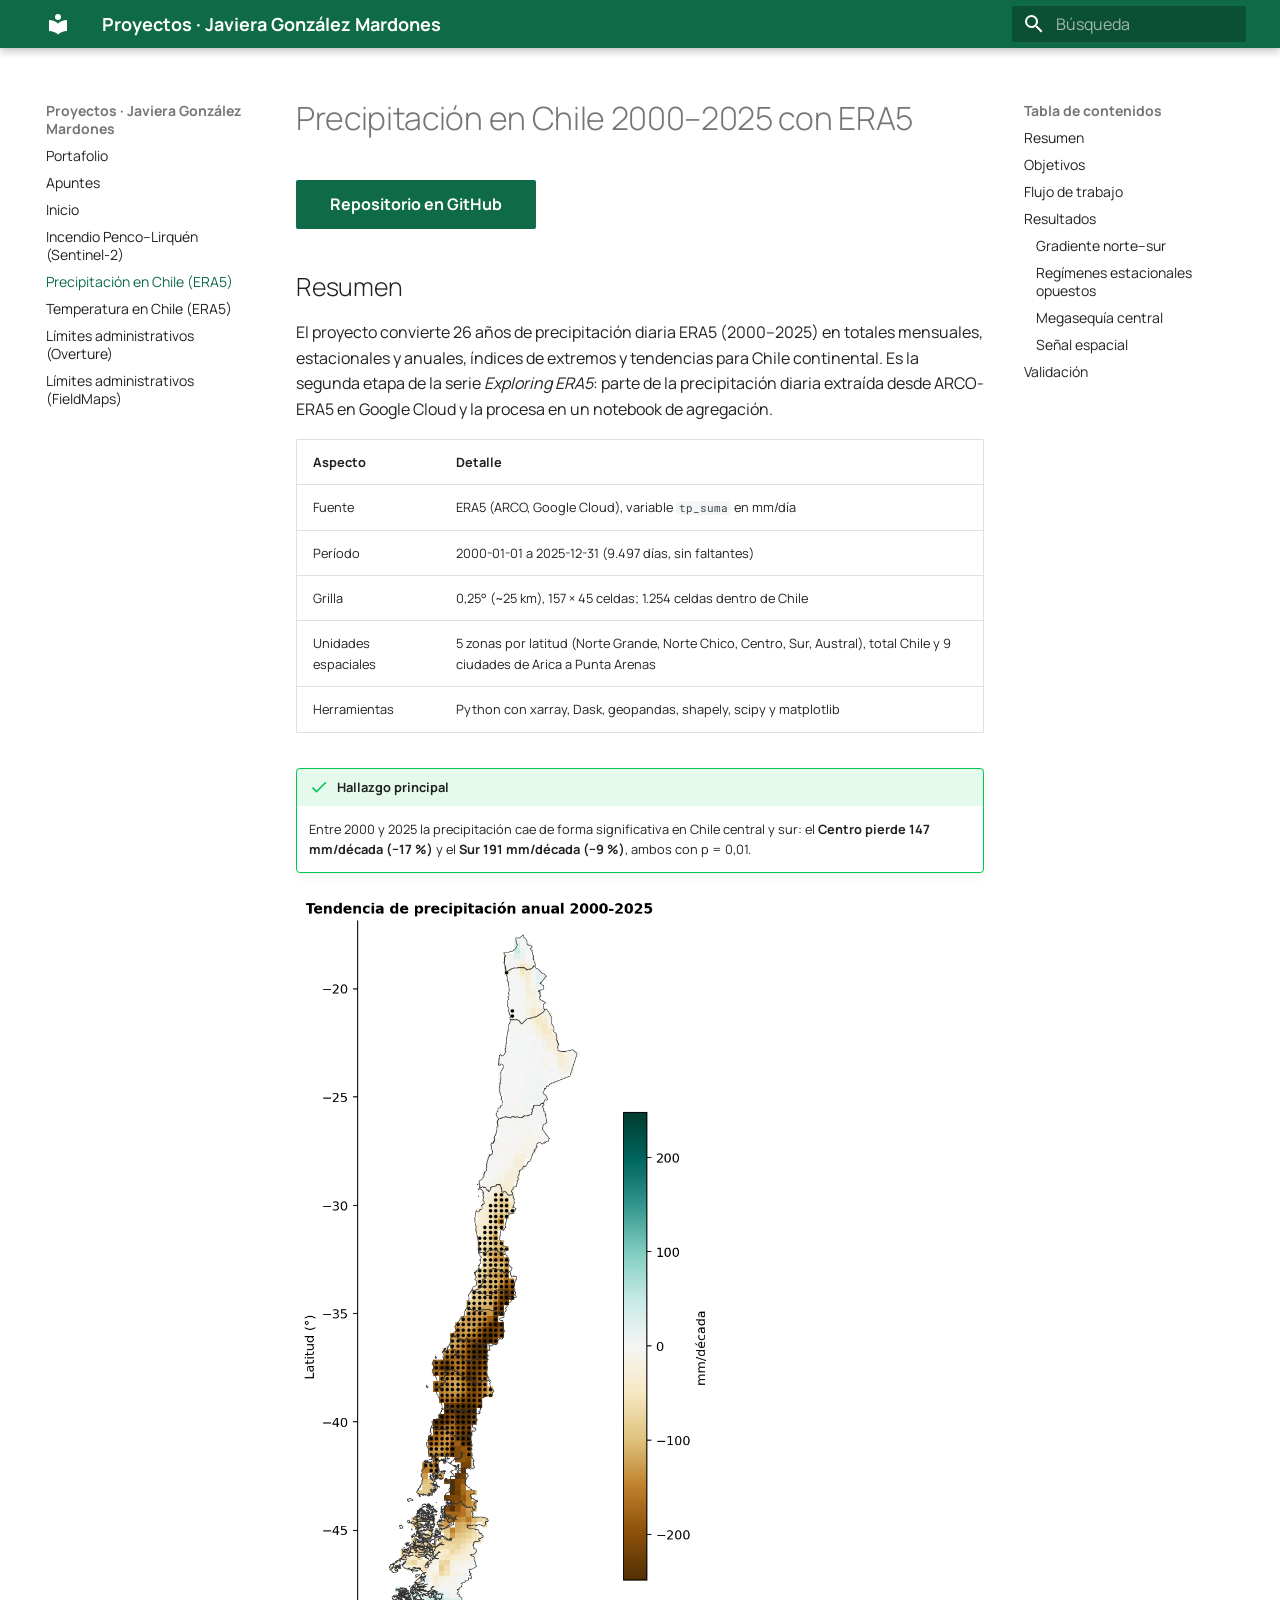
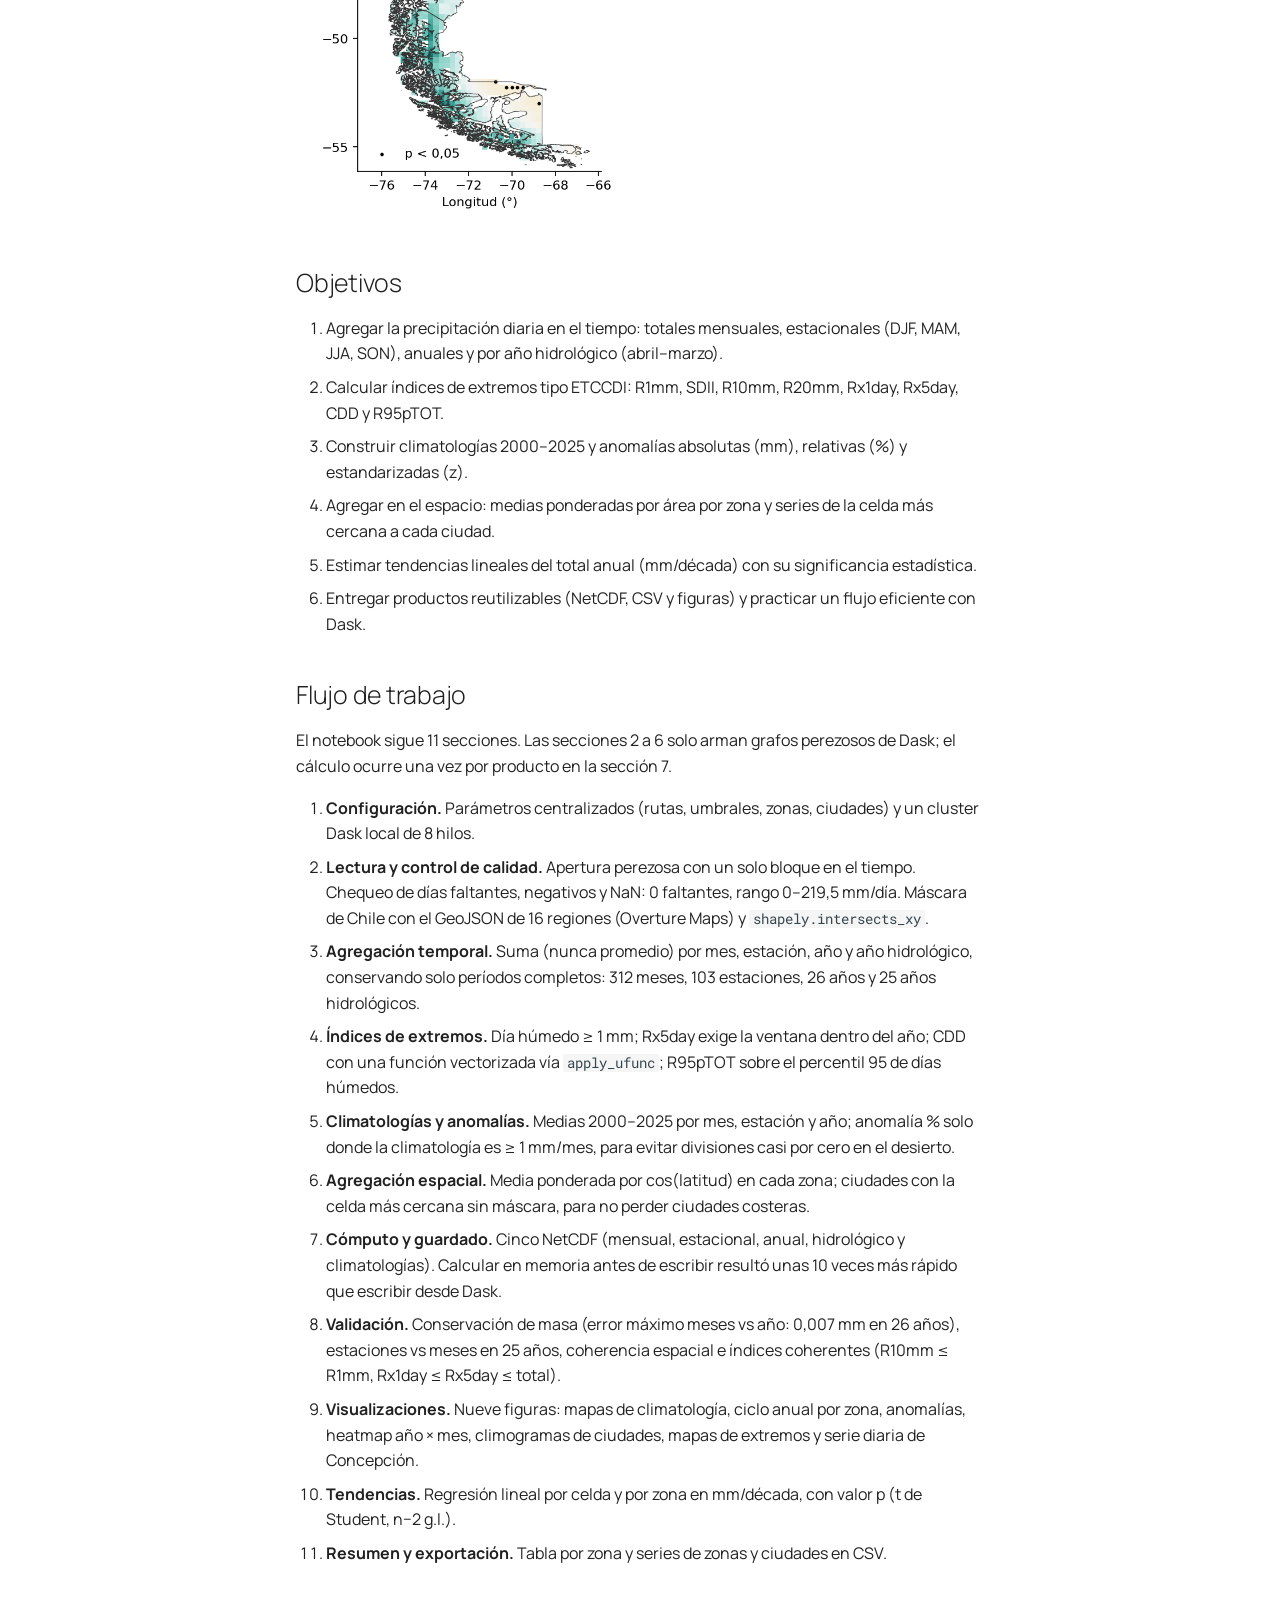
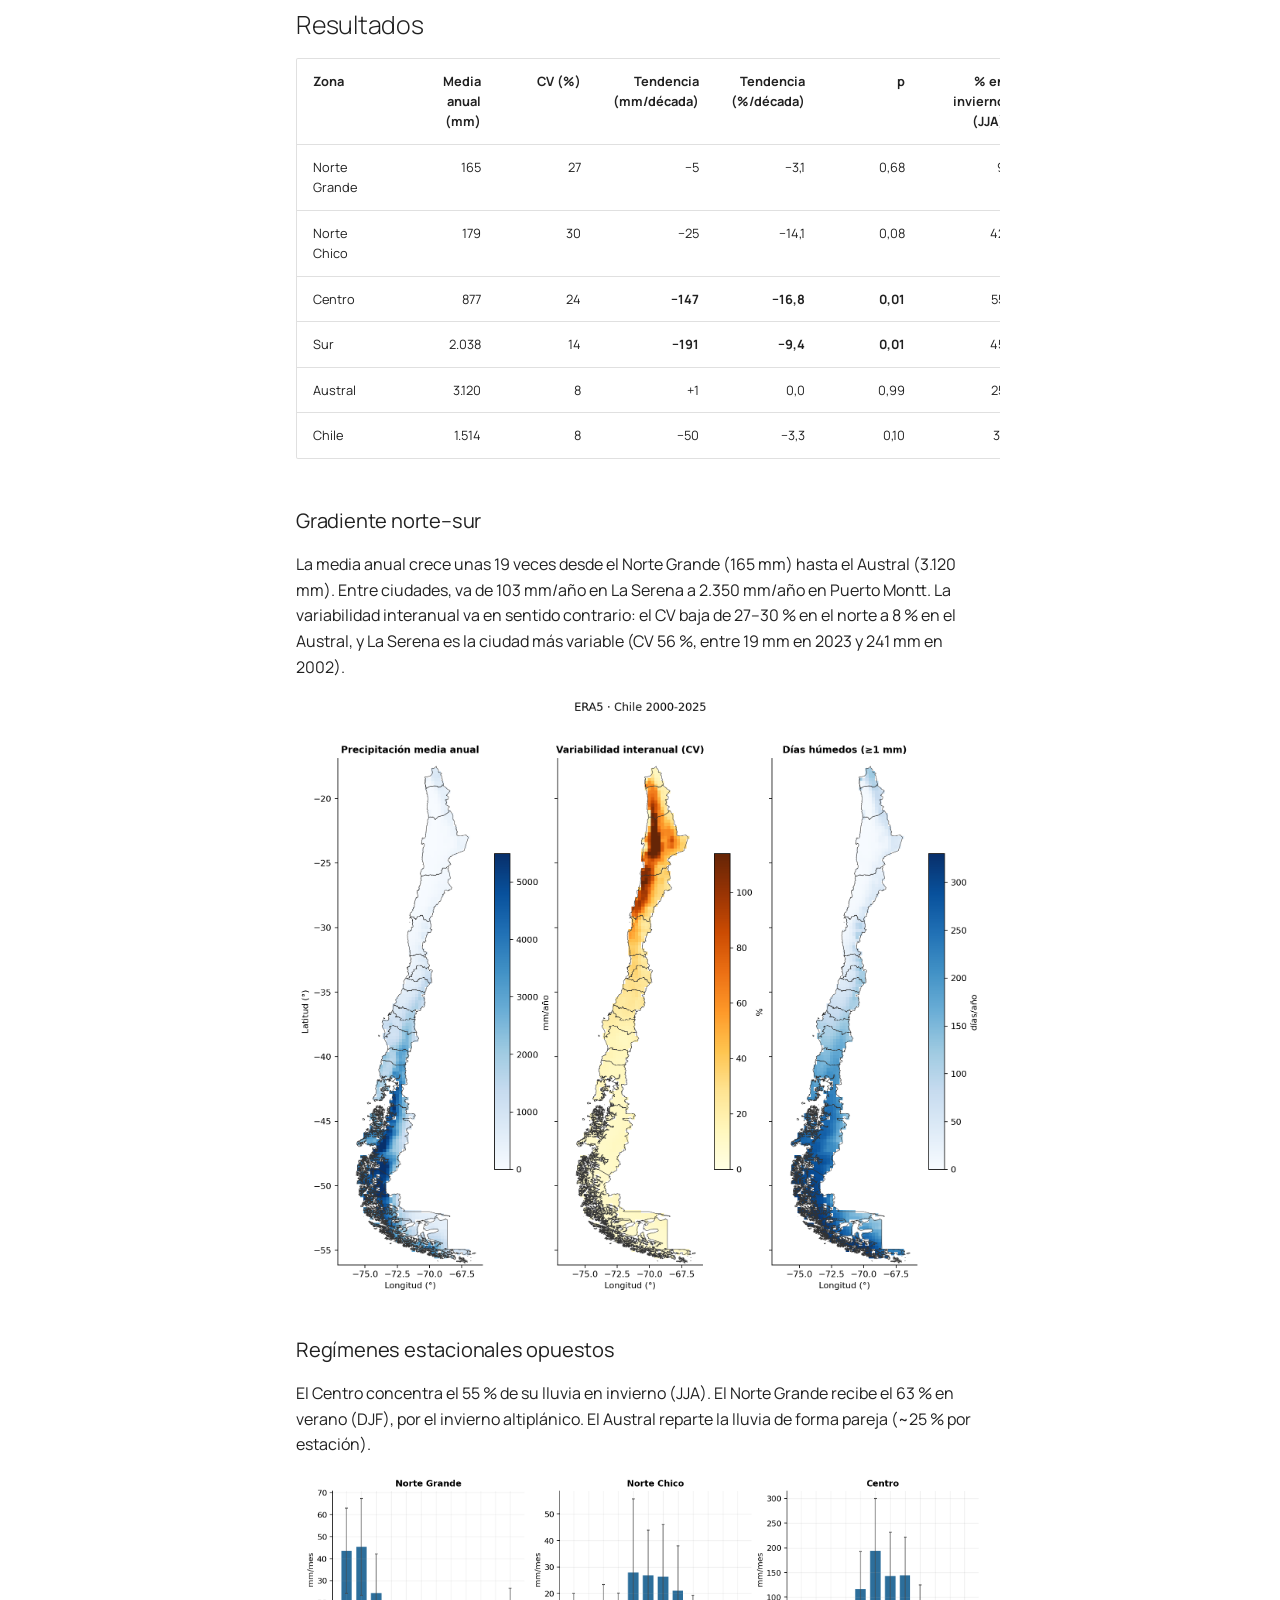
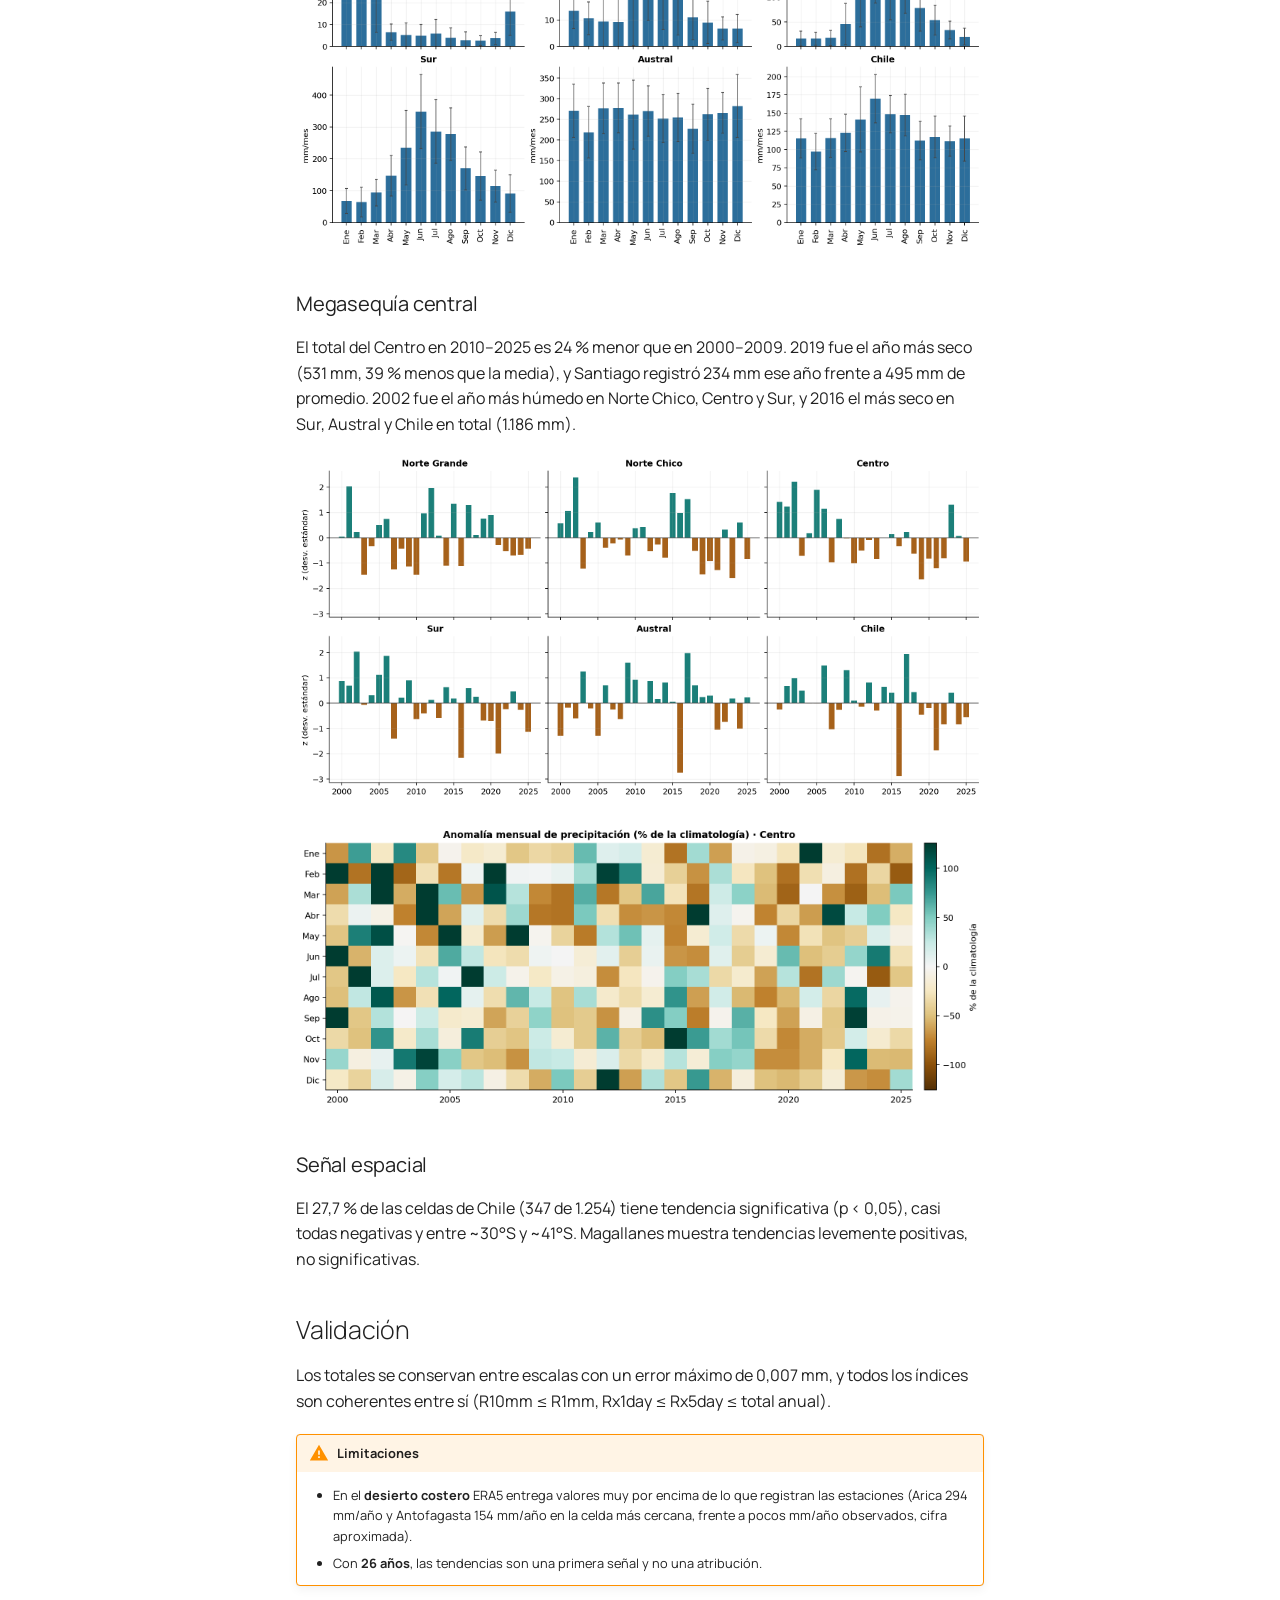
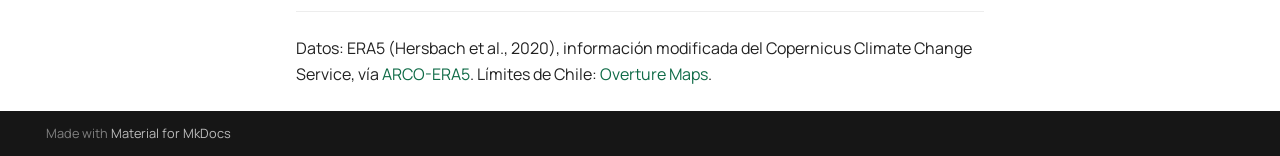
<file: proyectos/precipitacion-era5/index.html>
<!doctype html>
<html lang="es" class="no-js">
  <head>
    
      <meta charset="utf-8">
      <meta name="viewport" content="width=device-width,initial-scale=1">
      
      
      
        <link rel="canonical" href="https://zelaznog-j.github.io/proyectos/precipitacion-era5/">
      
      
        <link rel="prev" href="../incendio-penco/">
      
      
        <link rel="next" href="../temperatura-era5/">
      
      
        
      
      
      <link rel="icon" href="../assets/images/favicon.png">
      <meta name="generator" content="mkdocs-1.6.1, mkdocs-material-9.7.7">
    
    
      
        <title>Precipitación en Chile (ERA5) - Proyectos · Javiera González Mardones</title>
      
    
    
      <link rel="stylesheet" href="../assets/stylesheets/main.ec1eaa64.min.css">
      
        
        <link rel="stylesheet" href="../assets/stylesheets/palette.ab4e12ef.min.css">
      
      


    
    
      
    
    
      
        
        
        <link rel="preconnect" href="https://fonts.gstatic.com" crossorigin>
        <link rel="stylesheet" href="https://fonts.googleapis.com/css?family=Manrope:300,300i,400,400i,700,700i%7CRoboto+Mono:400,400i,700,700i&display=fallback">
        <style>:root{--md-text-font:"Manrope";--md-code-font:"Roboto Mono"}</style>
      
    
    
      <link rel="stylesheet" href="../stylesheets/extra.css">
    
    <script>__md_scope=new URL("..",location),__md_hash=e=>[...e].reduce(((e,_)=>(e<<5)-e+_.charCodeAt(0)),0),__md_get=(e,_=localStorage,t=__md_scope)=>JSON.parse(_.getItem(t.pathname+"."+e)),__md_set=(e,_,t=localStorage,a=__md_scope)=>{try{t.setItem(a.pathname+"."+e,JSON.stringify(_))}catch(e){}}</script>
    
      

    
    
  </head>
  
  
    
    
    
    
    
    <body dir="ltr" data-md-color-scheme="default" data-md-color-primary="custom" data-md-color-accent="indigo">
  
    
    <input class="md-toggle" data-md-toggle="drawer" type="checkbox" id="__drawer" autocomplete="off">
    <input class="md-toggle" data-md-toggle="search" type="checkbox" id="__search" autocomplete="off">
    <label class="md-overlay" for="__drawer"></label>
    <div data-md-component="skip">
      
        
        <a href="#precipitacion-en-chile-20002025-con-era5" class="md-skip">
          Saltar a contenido
        </a>
      
    </div>
    <div data-md-component="announce">
      
    </div>
    
    
      

  

<header class="md-header md-header--shadow" data-md-component="header">
  <nav class="md-header__inner md-grid" aria-label="Cabecera">
    <a href=".." title="Proyectos · Javiera González Mardones" class="md-header__button md-logo" aria-label="Proyectos · Javiera González Mardones" data-md-component="logo">
      
  
  <svg xmlns="http://www.w3.org/2000/svg" viewBox="0 0 24 24"><path d="M12 8a3 3 0 0 0 3-3 3 3 0 0 0-3-3 3 3 0 0 0-3 3 3 3 0 0 0 3 3m0 3.54C9.64 9.35 6.5 8 3 8v11c3.5 0 6.64 1.35 9 3.54 2.36-2.19 5.5-3.54 9-3.54V8c-3.5 0-6.64 1.35-9 3.54"/></svg>

    </a>
    <label class="md-header__button md-icon" for="__drawer">
      
      <svg xmlns="http://www.w3.org/2000/svg" viewBox="0 0 24 24"><path d="M3 6h18v2H3zm0 5h18v2H3zm0 5h18v2H3z"/></svg>
    </label>
    <div class="md-header__title" data-md-component="header-title">
      <div class="md-header__ellipsis">
        <div class="md-header__topic">
          <span class="md-ellipsis">
            Proyectos · Javiera González Mardones
          </span>
        </div>
        <div class="md-header__topic" data-md-component="header-topic">
          <span class="md-ellipsis">
            
              Precipitación en Chile (ERA5)
            
          </span>
        </div>
      </div>
    </div>
    
      
    
    
    
    
      
      
        <label class="md-header__button md-icon" for="__search">
          
          <svg xmlns="http://www.w3.org/2000/svg" viewBox="0 0 24 24"><path d="M9.5 3A6.5 6.5 0 0 1 16 9.5c0 1.61-.59 3.09-1.56 4.23l.27.27h.79l5 5-1.5 1.5-5-5v-.79l-.27-.27A6.52 6.52 0 0 1 9.5 16 6.5 6.5 0 0 1 3 9.5 6.5 6.5 0 0 1 9.5 3m0 2C7 5 5 7 5 9.5S7 14 9.5 14 14 12 14 9.5 12 5 9.5 5"/></svg>
        </label>
        <div class="md-search" data-md-component="search" role="dialog">
  <label class="md-search__overlay" for="__search"></label>
  <div class="md-search__inner" role="search">
    <form class="md-search__form" name="search">
      <input type="text" class="md-search__input" name="query" aria-label="Búsqueda" placeholder="Búsqueda" autocapitalize="off" autocorrect="off" autocomplete="off" spellcheck="false" data-md-component="search-query" required>
      <label class="md-search__icon md-icon" for="__search">
        
        <svg xmlns="http://www.w3.org/2000/svg" viewBox="0 0 24 24"><path d="M9.5 3A6.5 6.5 0 0 1 16 9.5c0 1.61-.59 3.09-1.56 4.23l.27.27h.79l5 5-1.5 1.5-5-5v-.79l-.27-.27A6.52 6.52 0 0 1 9.5 16 6.5 6.5 0 0 1 3 9.5 6.5 6.5 0 0 1 9.5 3m0 2C7 5 5 7 5 9.5S7 14 9.5 14 14 12 14 9.5 12 5 9.5 5"/></svg>
        
        <svg xmlns="http://www.w3.org/2000/svg" viewBox="0 0 24 24"><path d="M20 11v2H8l5.5 5.5-1.42 1.42L4.16 12l7.92-7.92L13.5 5.5 8 11z"/></svg>
      </label>
      <nav class="md-search__options" aria-label="Buscar">
        
        <button type="reset" class="md-search__icon md-icon" title="Limpiar" aria-label="Limpiar" tabindex="-1">
          
          <svg xmlns="http://www.w3.org/2000/svg" viewBox="0 0 24 24"><path d="M19 6.41 17.59 5 12 10.59 6.41 5 5 6.41 10.59 12 5 17.59 6.41 19 12 13.41 17.59 19 19 17.59 13.41 12z"/></svg>
        </button>
      </nav>
      
    </form>
    <div class="md-search__output">
      <div class="md-search__scrollwrap" tabindex="0" data-md-scrollfix>
        <div class="md-search-result" data-md-component="search-result">
          <div class="md-search-result__meta">
            Inicializando búsqueda
          </div>
          <ol class="md-search-result__list" role="presentation"></ol>
        </div>
      </div>
    </div>
  </div>
</div>
      
    
    
  </nav>
  
</header>
    
    <div class="md-container" data-md-component="container">
      
      
        
          
        
      
      <main class="md-main" data-md-component="main">
        <div class="md-main__inner md-grid">
          
            
              
              <div class="md-sidebar md-sidebar--primary" data-md-component="sidebar" data-md-type="navigation" >
                <div class="md-sidebar__scrollwrap">
                  <div class="md-sidebar__inner">
                    



<nav class="md-nav md-nav--primary" aria-label="Navegación" data-md-level="0">
  <label class="md-nav__title" for="__drawer">
    <a href=".." title="Proyectos · Javiera González Mardones" class="md-nav__button md-logo" aria-label="Proyectos · Javiera González Mardones" data-md-component="logo">
      
  
  <svg xmlns="http://www.w3.org/2000/svg" viewBox="0 0 24 24"><path d="M12 8a3 3 0 0 0 3-3 3 3 0 0 0-3-3 3 3 0 0 0-3 3 3 3 0 0 0 3 3m0 3.54C9.64 9.35 6.5 8 3 8v11c3.5 0 6.64 1.35 9 3.54 2.36-2.19 5.5-3.54 9-3.54V8c-3.5 0-6.64 1.35-9 3.54"/></svg>

    </a>
    Proyectos · Javiera González Mardones
  </label>
  
  <ul class="md-nav__list" data-md-scrollfix>
    
      
      
  
  
  
  
    <li class="md-nav__item">
      <a href="https://zelaznog-j.github.io/" class="md-nav__link">
        
  
  
  <span class="md-ellipsis">
    
  
    Portafolio
  

    
  </span>
  
  

      </a>
    </li>
  

    
      
      
  
  
  
  
    <li class="md-nav__item">
      <a href="https://zelaznog-j.github.io/apuntes/" class="md-nav__link">
        
  
  
  <span class="md-ellipsis">
    
  
    Apuntes
  

    
  </span>
  
  

      </a>
    </li>
  

    
      
      
  
  
  
  
    <li class="md-nav__item">
      <a href=".." class="md-nav__link">
        
  
  
  <span class="md-ellipsis">
    
  
    Inicio
  

    
  </span>
  
  

      </a>
    </li>
  

    
      
      
  
  
  
  
    <li class="md-nav__item">
      <a href="../incendio-penco/" class="md-nav__link">
        
  
  
  <span class="md-ellipsis">
    
  
    Incendio Penco–Lirquén (Sentinel-2)
  

    
  </span>
  
  

      </a>
    </li>
  

    
      
      
  
  
    
  
  
  
    <li class="md-nav__item md-nav__item--active">
      
      <input class="md-nav__toggle md-toggle" type="checkbox" id="__toc">
      
      
        
      
      
        <label class="md-nav__link md-nav__link--active" for="__toc">
          
  
  
  <span class="md-ellipsis">
    
  
    Precipitación en Chile (ERA5)
  

    
  </span>
  
  

          <span class="md-nav__icon md-icon"></span>
        </label>
      
      <a href="./" class="md-nav__link md-nav__link--active">
        
  
  
  <span class="md-ellipsis">
    
  
    Precipitación en Chile (ERA5)
  

    
  </span>
  
  

      </a>
      
        

<nav class="md-nav md-nav--secondary" aria-label="Tabla de contenidos">
  
  
  
    
  
  
    <label class="md-nav__title" for="__toc">
      <span class="md-nav__icon md-icon"></span>
      Tabla de contenidos
    </label>
    <ul class="md-nav__list" data-md-component="toc" data-md-scrollfix>
      
        <li class="md-nav__item">
  <a href="#resumen" class="md-nav__link">
    <span class="md-ellipsis">
      
        Resumen
      
    </span>
  </a>
  
</li>
      
        <li class="md-nav__item">
  <a href="#objetivos" class="md-nav__link">
    <span class="md-ellipsis">
      
        Objetivos
      
    </span>
  </a>
  
</li>
      
        <li class="md-nav__item">
  <a href="#flujo-de-trabajo" class="md-nav__link">
    <span class="md-ellipsis">
      
        Flujo de trabajo
      
    </span>
  </a>
  
</li>
      
        <li class="md-nav__item">
  <a href="#resultados" class="md-nav__link">
    <span class="md-ellipsis">
      
        Resultados
      
    </span>
  </a>
  
    <nav class="md-nav" aria-label="Resultados">
      <ul class="md-nav__list">
        
          <li class="md-nav__item">
  <a href="#gradiente-nortesur" class="md-nav__link">
    <span class="md-ellipsis">
      
        Gradiente norte–sur
      
    </span>
  </a>
  
</li>
        
          <li class="md-nav__item">
  <a href="#regimenes-estacionales-opuestos" class="md-nav__link">
    <span class="md-ellipsis">
      
        Regímenes estacionales opuestos
      
    </span>
  </a>
  
</li>
        
          <li class="md-nav__item">
  <a href="#megasequia-central" class="md-nav__link">
    <span class="md-ellipsis">
      
        Megasequía central
      
    </span>
  </a>
  
</li>
        
          <li class="md-nav__item">
  <a href="#senal-espacial" class="md-nav__link">
    <span class="md-ellipsis">
      
        Señal espacial
      
    </span>
  </a>
  
</li>
        
      </ul>
    </nav>
  
</li>
      
        <li class="md-nav__item">
  <a href="#validacion" class="md-nav__link">
    <span class="md-ellipsis">
      
        Validación
      
    </span>
  </a>
  
</li>
      
    </ul>
  
</nav>
      
    </li>
  

    
      
      
  
  
  
  
    <li class="md-nav__item">
      <a href="../temperatura-era5/" class="md-nav__link">
        
  
  
  <span class="md-ellipsis">
    
  
    Temperatura en Chile (ERA5)
  

    
  </span>
  
  

      </a>
    </li>
  

    
      
      
  
  
  
  
    <li class="md-nav__item">
      <a href="../overture/" class="md-nav__link">
        
  
  
  <span class="md-ellipsis">
    
  
    Límites administrativos (Overture)
  

    
  </span>
  
  

      </a>
    </li>
  

    
      
      
  
  
  
  
    <li class="md-nav__item">
      <a href="../fieldmaps/" class="md-nav__link">
        
  
  
  <span class="md-ellipsis">
    
  
    Límites administrativos (FieldMaps)
  

    
  </span>
  
  

      </a>
    </li>
  

    
  </ul>
</nav>
                  </div>
                </div>
              </div>
            
            
              
              <div class="md-sidebar md-sidebar--secondary" data-md-component="sidebar" data-md-type="toc" >
                <div class="md-sidebar__scrollwrap">
                  <div class="md-sidebar__inner">
                    

<nav class="md-nav md-nav--secondary" aria-label="Tabla de contenidos">
  
  
  
    
  
  
    <label class="md-nav__title" for="__toc">
      <span class="md-nav__icon md-icon"></span>
      Tabla de contenidos
    </label>
    <ul class="md-nav__list" data-md-component="toc" data-md-scrollfix>
      
        <li class="md-nav__item">
  <a href="#resumen" class="md-nav__link">
    <span class="md-ellipsis">
      
        Resumen
      
    </span>
  </a>
  
</li>
      
        <li class="md-nav__item">
  <a href="#objetivos" class="md-nav__link">
    <span class="md-ellipsis">
      
        Objetivos
      
    </span>
  </a>
  
</li>
      
        <li class="md-nav__item">
  <a href="#flujo-de-trabajo" class="md-nav__link">
    <span class="md-ellipsis">
      
        Flujo de trabajo
      
    </span>
  </a>
  
</li>
      
        <li class="md-nav__item">
  <a href="#resultados" class="md-nav__link">
    <span class="md-ellipsis">
      
        Resultados
      
    </span>
  </a>
  
    <nav class="md-nav" aria-label="Resultados">
      <ul class="md-nav__list">
        
          <li class="md-nav__item">
  <a href="#gradiente-nortesur" class="md-nav__link">
    <span class="md-ellipsis">
      
        Gradiente norte–sur
      
    </span>
  </a>
  
</li>
        
          <li class="md-nav__item">
  <a href="#regimenes-estacionales-opuestos" class="md-nav__link">
    <span class="md-ellipsis">
      
        Regímenes estacionales opuestos
      
    </span>
  </a>
  
</li>
        
          <li class="md-nav__item">
  <a href="#megasequia-central" class="md-nav__link">
    <span class="md-ellipsis">
      
        Megasequía central
      
    </span>
  </a>
  
</li>
        
          <li class="md-nav__item">
  <a href="#senal-espacial" class="md-nav__link">
    <span class="md-ellipsis">
      
        Señal espacial
      
    </span>
  </a>
  
</li>
        
      </ul>
    </nav>
  
</li>
      
        <li class="md-nav__item">
  <a href="#validacion" class="md-nav__link">
    <span class="md-ellipsis">
      
        Validación
      
    </span>
  </a>
  
</li>
      
    </ul>
  
</nav>
                  </div>
                </div>
              </div>
            
          
          
            <div class="md-content" data-md-component="content">
              
              <article class="md-content__inner md-typeset">
                
                  



<h1 id="precipitacion-en-chile-20002025-con-era5">Precipitación en Chile 2000–2025 con ERA5</h1>
<p><a class="md-button md-button--primary" href="https://github.com/Zelaznog-J/exploring-era5-chile">Repositorio en GitHub</a></p>
<h2 id="resumen">Resumen</h2>
<p>El proyecto convierte 26 años de precipitación diaria ERA5 (2000–2025) en totales mensuales, estacionales y anuales, índices de extremos y tendencias para Chile continental. Es la segunda etapa de la serie <em>Exploring ERA5</em>: parte de la precipitación diaria extraída desde ARCO-ERA5 en Google Cloud y la procesa en un notebook de agregación.</p>
<table>
<thead>
<tr>
<th>Aspecto</th>
<th>Detalle</th>
</tr>
</thead>
<tbody>
<tr>
<td>Fuente</td>
<td>ERA5 (ARCO, Google Cloud), variable <code>tp_suma</code> en mm/día</td>
</tr>
<tr>
<td>Período</td>
<td>2000-01-01 a 2025-12-31 (9.497 días, sin faltantes)</td>
</tr>
<tr>
<td>Grilla</td>
<td>0,25° (~25 km), 157 × 45 celdas; 1.254 celdas dentro de Chile</td>
</tr>
<tr>
<td>Unidades espaciales</td>
<td>5 zonas por latitud (Norte Grande, Norte Chico, Centro, Sur, Austral), total Chile y 9 ciudades de Arica a Punta Arenas</td>
</tr>
<tr>
<td>Herramientas</td>
<td>Python con xarray, Dask, geopandas, shapely, scipy y matplotlib</td>
</tr>
</tbody>
</table>
<div class="admonition success">
<p class="admonition-title">Hallazgo principal</p>
<p>Entre 2000 y 2025 la precipitación cae de forma significativa en Chile central y sur: el <strong>Centro pierde 147 mm/década (−17 %)</strong> y el <strong>Sur 191 mm/década (−9 %)</strong>, ambos con p = 0,01.</p>
</div>
<p><img alt="Mapa de la tendencia de la precipitación anual 2000–2025 en Chile, en mm por década, con puntos donde la tendencia es significativa" src="img/08_tendencia_anual.png" width="420" /></p>
<h2 id="objetivos">Objetivos</h2>
<ol>
<li>Agregar la precipitación diaria en el tiempo: totales mensuales, estacionales (DJF, MAM, JJA, SON), anuales y por año hidrológico (abril–marzo).</li>
<li>Calcular índices de extremos tipo ETCCDI: R1mm, SDII, R10mm, R20mm, Rx1day, Rx5day, CDD y R95pTOT.</li>
<li>Construir climatologías 2000–2025 y anomalías absolutas (mm), relativas (%) y estandarizadas (z).</li>
<li>Agregar en el espacio: medias ponderadas por área por zona y series de la celda más cercana a cada ciudad.</li>
<li>Estimar tendencias lineales del total anual (mm/década) con su significancia estadística.</li>
<li>Entregar productos reutilizables (NetCDF, CSV y figuras) y practicar un flujo eficiente con Dask.</li>
</ol>
<h2 id="flujo-de-trabajo">Flujo de trabajo</h2>
<p>El notebook sigue 11 secciones. Las secciones 2 a 6 solo arman grafos perezosos de Dask; el cálculo ocurre una vez por producto en la sección 7.</p>
<ol>
<li><strong>Configuración.</strong> Parámetros centralizados (rutas, umbrales, zonas, ciudades) y un cluster Dask local de 8 hilos.</li>
<li><strong>Lectura y control de calidad.</strong> Apertura perezosa con un solo bloque en el tiempo. Chequeo de días faltantes, negativos y NaN: 0 faltantes, rango 0–219,5 mm/día. Máscara de Chile con el GeoJSON de 16 regiones (Overture Maps) y <code>shapely.intersects_xy</code>.</li>
<li><strong>Agregación temporal.</strong> Suma (nunca promedio) por mes, estación, año y año hidrológico, conservando solo períodos completos: 312 meses, 103 estaciones, 26 años y 25 años hidrológicos.</li>
<li><strong>Índices de extremos.</strong> Día húmedo ≥ 1 mm; Rx5day exige la ventana dentro del año; CDD con una función vectorizada vía <code>apply_ufunc</code>; R95pTOT sobre el percentil 95 de días húmedos.</li>
<li><strong>Climatologías y anomalías.</strong> Medias 2000–2025 por mes, estación y año; anomalía % solo donde la climatología es ≥ 1 mm/mes, para evitar divisiones casi por cero en el desierto.</li>
<li><strong>Agregación espacial.</strong> Media ponderada por cos(latitud) en cada zona; ciudades con la celda más cercana sin máscara, para no perder ciudades costeras.</li>
<li><strong>Cómputo y guardado.</strong> Cinco NetCDF (mensual, estacional, anual, hidrológico y climatologías). Calcular en memoria antes de escribir resultó unas 10 veces más rápido que escribir desde Dask.</li>
<li><strong>Validación.</strong> Conservación de masa (error máximo meses vs año: 0,007 mm en 26 años), estaciones vs meses en 25 años, coherencia espacial e índices coherentes (R10mm ≤ R1mm, Rx1day ≤ Rx5day ≤ total).</li>
<li><strong>Visualizaciones.</strong> Nueve figuras: mapas de climatología, ciclo anual por zona, anomalías, heatmap año × mes, climogramas de ciudades, mapas de extremos y serie diaria de Concepción.</li>
<li><strong>Tendencias.</strong> Regresión lineal por celda y por zona en mm/década, con valor p (t de Student, n−2 g.l.).</li>
<li><strong>Resumen y exportación.</strong> Tabla por zona y series de zonas y ciudades en CSV.</li>
</ol>
<h2 id="resultados">Resultados</h2>
<table>
<thead>
<tr>
<th>Zona</th>
<th style="text-align: right;">Media anual (mm)</th>
<th style="text-align: right;">CV (%)</th>
<th style="text-align: right;">Tendencia (mm/década)</th>
<th style="text-align: right;">Tendencia (%/década)</th>
<th style="text-align: right;">p</th>
<th style="text-align: right;">% en invierno (JJA)</th>
<th style="text-align: center;">Año más húmedo</th>
<th style="text-align: center;">Año más seco</th>
</tr>
</thead>
<tbody>
<tr>
<td>Norte Grande</td>
<td style="text-align: right;">165</td>
<td style="text-align: right;">27</td>
<td style="text-align: right;">−5</td>
<td style="text-align: right;">−3,1</td>
<td style="text-align: right;">0,68</td>
<td style="text-align: right;">9</td>
<td style="text-align: center;">2001</td>
<td style="text-align: center;">2010</td>
</tr>
<tr>
<td>Norte Chico</td>
<td style="text-align: right;">179</td>
<td style="text-align: right;">30</td>
<td style="text-align: right;">−25</td>
<td style="text-align: right;">−14,1</td>
<td style="text-align: right;">0,08</td>
<td style="text-align: right;">42</td>
<td style="text-align: center;">2002</td>
<td style="text-align: center;">2023</td>
</tr>
<tr>
<td>Centro</td>
<td style="text-align: right;">877</td>
<td style="text-align: right;">24</td>
<td style="text-align: right;"><strong>−147</strong></td>
<td style="text-align: right;"><strong>−16,8</strong></td>
<td style="text-align: right;"><strong>0,01</strong></td>
<td style="text-align: right;">55</td>
<td style="text-align: center;">2002</td>
<td style="text-align: center;">2019</td>
</tr>
<tr>
<td>Sur</td>
<td style="text-align: right;">2.038</td>
<td style="text-align: right;">14</td>
<td style="text-align: right;"><strong>−191</strong></td>
<td style="text-align: right;"><strong>−9,4</strong></td>
<td style="text-align: right;"><strong>0,01</strong></td>
<td style="text-align: right;">45</td>
<td style="text-align: center;">2002</td>
<td style="text-align: center;">2016</td>
</tr>
<tr>
<td>Austral</td>
<td style="text-align: right;">3.120</td>
<td style="text-align: right;">8</td>
<td style="text-align: right;">+1</td>
<td style="text-align: right;">0,0</td>
<td style="text-align: right;">0,99</td>
<td style="text-align: right;">25</td>
<td style="text-align: center;">2017</td>
<td style="text-align: center;">2016</td>
</tr>
<tr>
<td>Chile</td>
<td style="text-align: right;">1.514</td>
<td style="text-align: right;">8</td>
<td style="text-align: right;">−50</td>
<td style="text-align: right;">−3,3</td>
<td style="text-align: right;">0,10</td>
<td style="text-align: right;">31</td>
<td style="text-align: center;">2017</td>
<td style="text-align: center;">2016</td>
</tr>
</tbody>
</table>
<h3 id="gradiente-nortesur">Gradiente norte–sur</h3>
<p>La media anual crece unas 19 veces desde el Norte Grande (165 mm) hasta el Austral (3.120 mm). Entre ciudades, va de 103 mm/año en La Serena a 2.350 mm/año en Puerto Montt. La variabilidad interanual va en sentido contrario: el CV baja de 27–30 % en el norte a 8 % en el Austral, y La Serena es la ciudad más variable (CV 56 %, entre 19 mm en 2023 y 241 mm en 2002).</p>
<p><img alt="Mapas de precipitación media anual, variabilidad interanual y días húmedos por año en Chile, 2000–2025" src="img/01_mapas_climatologia_anual.png" /></p>
<h3 id="regimenes-estacionales-opuestos">Regímenes estacionales opuestos</h3>
<p>El Centro concentra el 55 % de su lluvia en invierno (JJA). El Norte Grande recibe el 63 % en verano (DJF), por el invierno altiplánico. El Austral reparte la lluvia de forma pareja (~25 % por estación).</p>
<p><img alt="Ciclo anual de la precipitación mensual por zona, con la desviación estándar interanual" src="img/03_ciclo_anual_zonas.png" /></p>
<h3 id="megasequia-central">Megasequía central</h3>
<p>El total del Centro en 2010–2025 es 24 % menor que en 2000–2009. 2019 fue el año más seco (531 mm, 39 % menos que la media), y Santiago registró 234 mm ese año frente a 495 mm de promedio. 2002 fue el año más húmedo en Norte Chico, Centro y Sur, y 2016 el más seco en Sur, Austral y Chile en total (1.186 mm).</p>
<p><img alt="Anomalía anual estandarizada de la precipitación por zona, 2000–2025" src="img/04_anomalia_anual_zonas.png" /></p>
<p><img alt="Anomalía mensual de precipitación en la zona Centro como porcentaje de la climatología, por año y mes" src="img/05_heatmap_anomalias_mensuales.png" /></p>
<h3 id="senal-espacial">Señal espacial</h3>
<p>El 27,7 % de las celdas de Chile (347 de 1.254) tiene tendencia significativa (p &lt; 0,05), casi todas negativas y entre ~30°S y ~41°S. Magallanes muestra tendencias levemente positivas, no significativas.</p>
<h2 id="validacion">Validación</h2>
<p>Los totales se conservan entre escalas con un error máximo de 0,007 mm, y todos los índices son coherentes entre sí (R10mm ≤ R1mm, Rx1day ≤ Rx5day ≤ total anual).</p>
<div class="admonition warning">
<p class="admonition-title">Limitaciones</p>
<ul>
<li>En el <strong>desierto costero</strong> ERA5 entrega valores muy por encima de lo que registran las estaciones (Arica 294 mm/año y Antofagasta 154 mm/año en la celda más cercana, frente a pocos mm/año observados, cifra aproximada).</li>
<li>Con <strong>26 años</strong>, las tendencias son una primera señal y no una atribución.</li>
</ul>
</div>
<hr />
<p>Datos: ERA5 (Hersbach et al., 2020), información modificada del Copernicus Climate Change Service, vía <a href="https://github.com/google-research/arco-era5">ARCO-ERA5</a>. Límites de Chile: <a href="https://overturemaps.org/">Overture Maps</a>.</p>












                
              </article>
            </div>
          
          
<script>var target=document.getElementById(location.hash.slice(1));target&&target.name&&(target.checked=target.name.startsWith("__tabbed_"))</script>
        </div>
        
      </main>
      
        <footer class="md-footer">
  
  <div class="md-footer-meta md-typeset">
    <div class="md-footer-meta__inner md-grid">
      <div class="md-copyright">
  
  
    Made with
    <a href="https://squidfunk.github.io/mkdocs-material/" target="_blank" rel="noopener">
      Material for MkDocs
    </a>
  
</div>
      
    </div>
  </div>
</footer>
      
    </div>
    <div class="md-dialog" data-md-component="dialog">
      <div class="md-dialog__inner md-typeset"></div>
    </div>
    
    
    
      
      
      <script id="__config" type="application/json">{"annotate": null, "base": "..", "features": [], "search": "../assets/javascripts/workers/search.2c215733.min.js", "tags": null, "translations": {"clipboard.copied": "Copiado al portapapeles", "clipboard.copy": "Copiar al portapapeles", "search.result.more.one": "1 m\u00e1s en esta p\u00e1gina", "search.result.more.other": "# m\u00e1s en esta p\u00e1gina", "search.result.none": "No se encontraron documentos", "search.result.one": "1 documento encontrado", "search.result.other": "# documentos encontrados", "search.result.placeholder": "Teclee para comenzar b\u00fasqueda", "search.result.term.missing": "Falta", "select.version": "Seleccionar versi\u00f3n"}, "version": null}</script>
    
    
      <script src="../assets/javascripts/bundle.d7400e89.min.js"></script>
      
    
  </body>
</html>
</file>
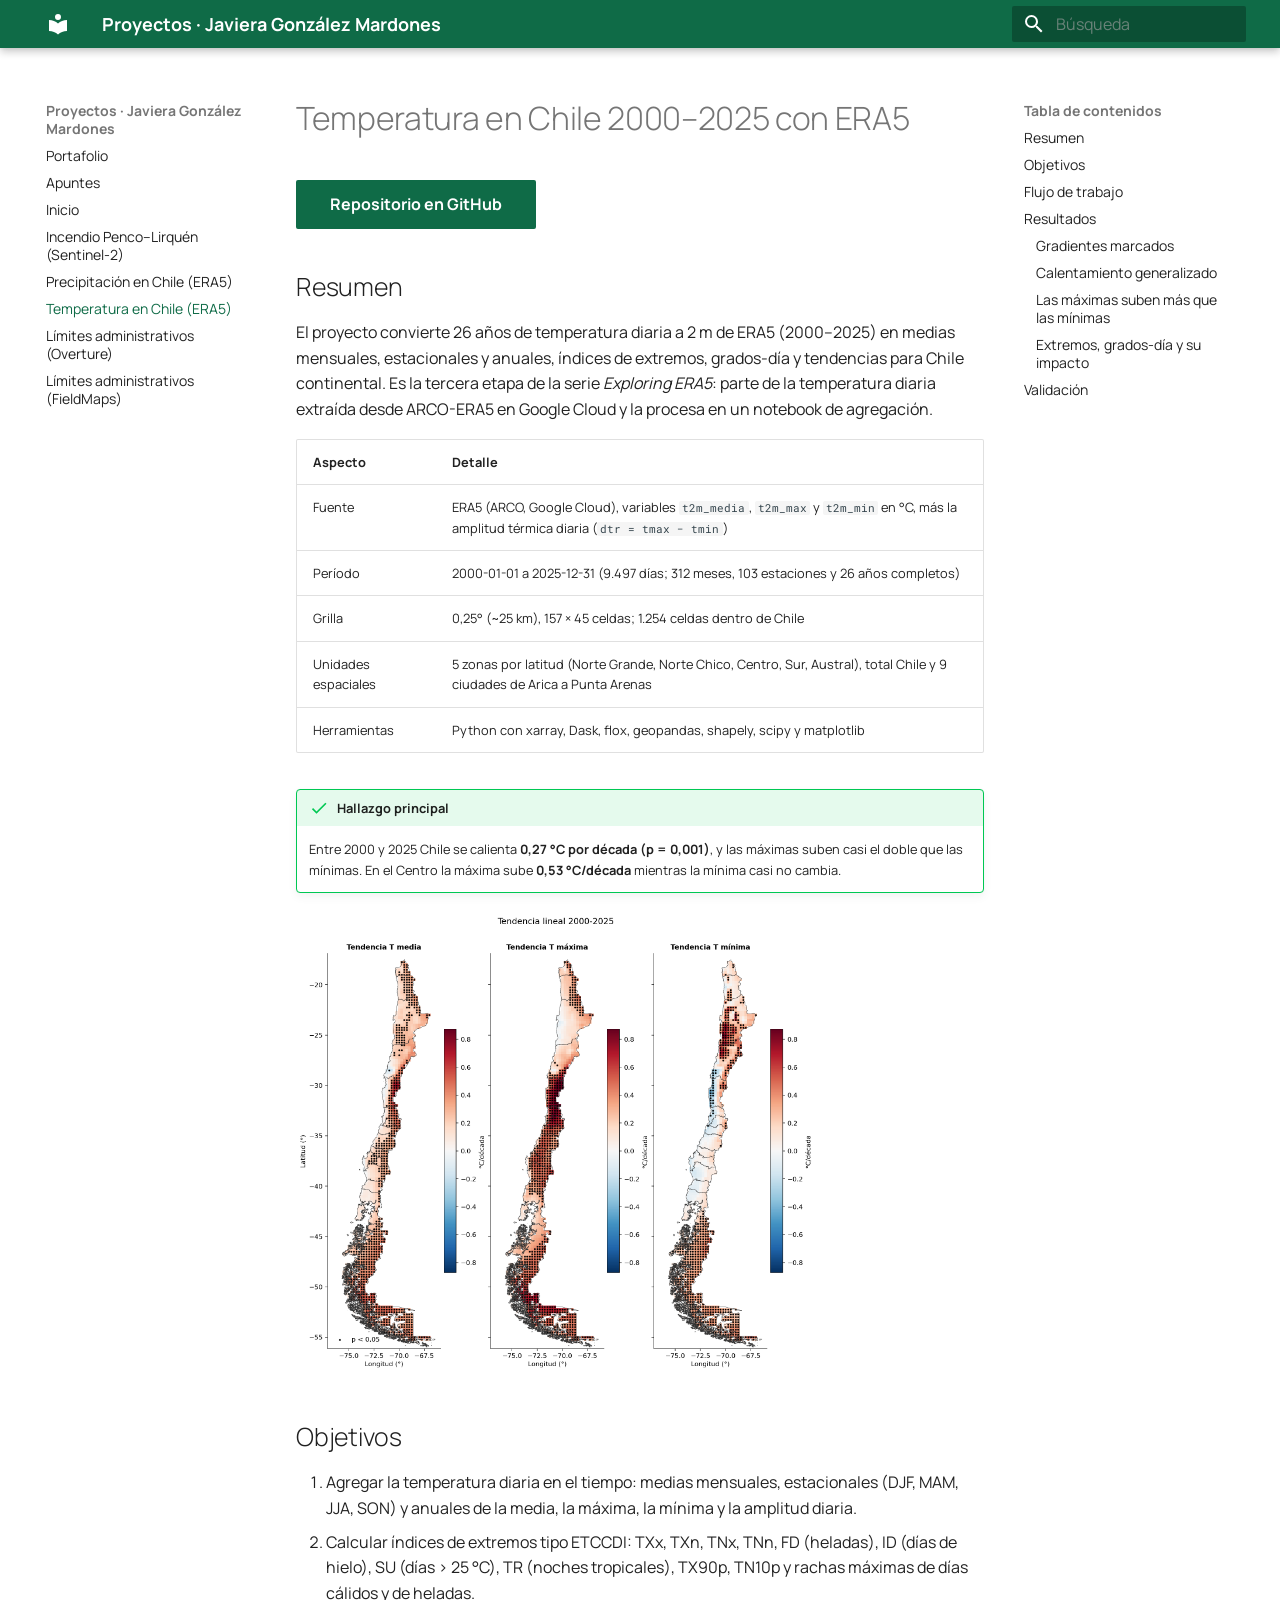
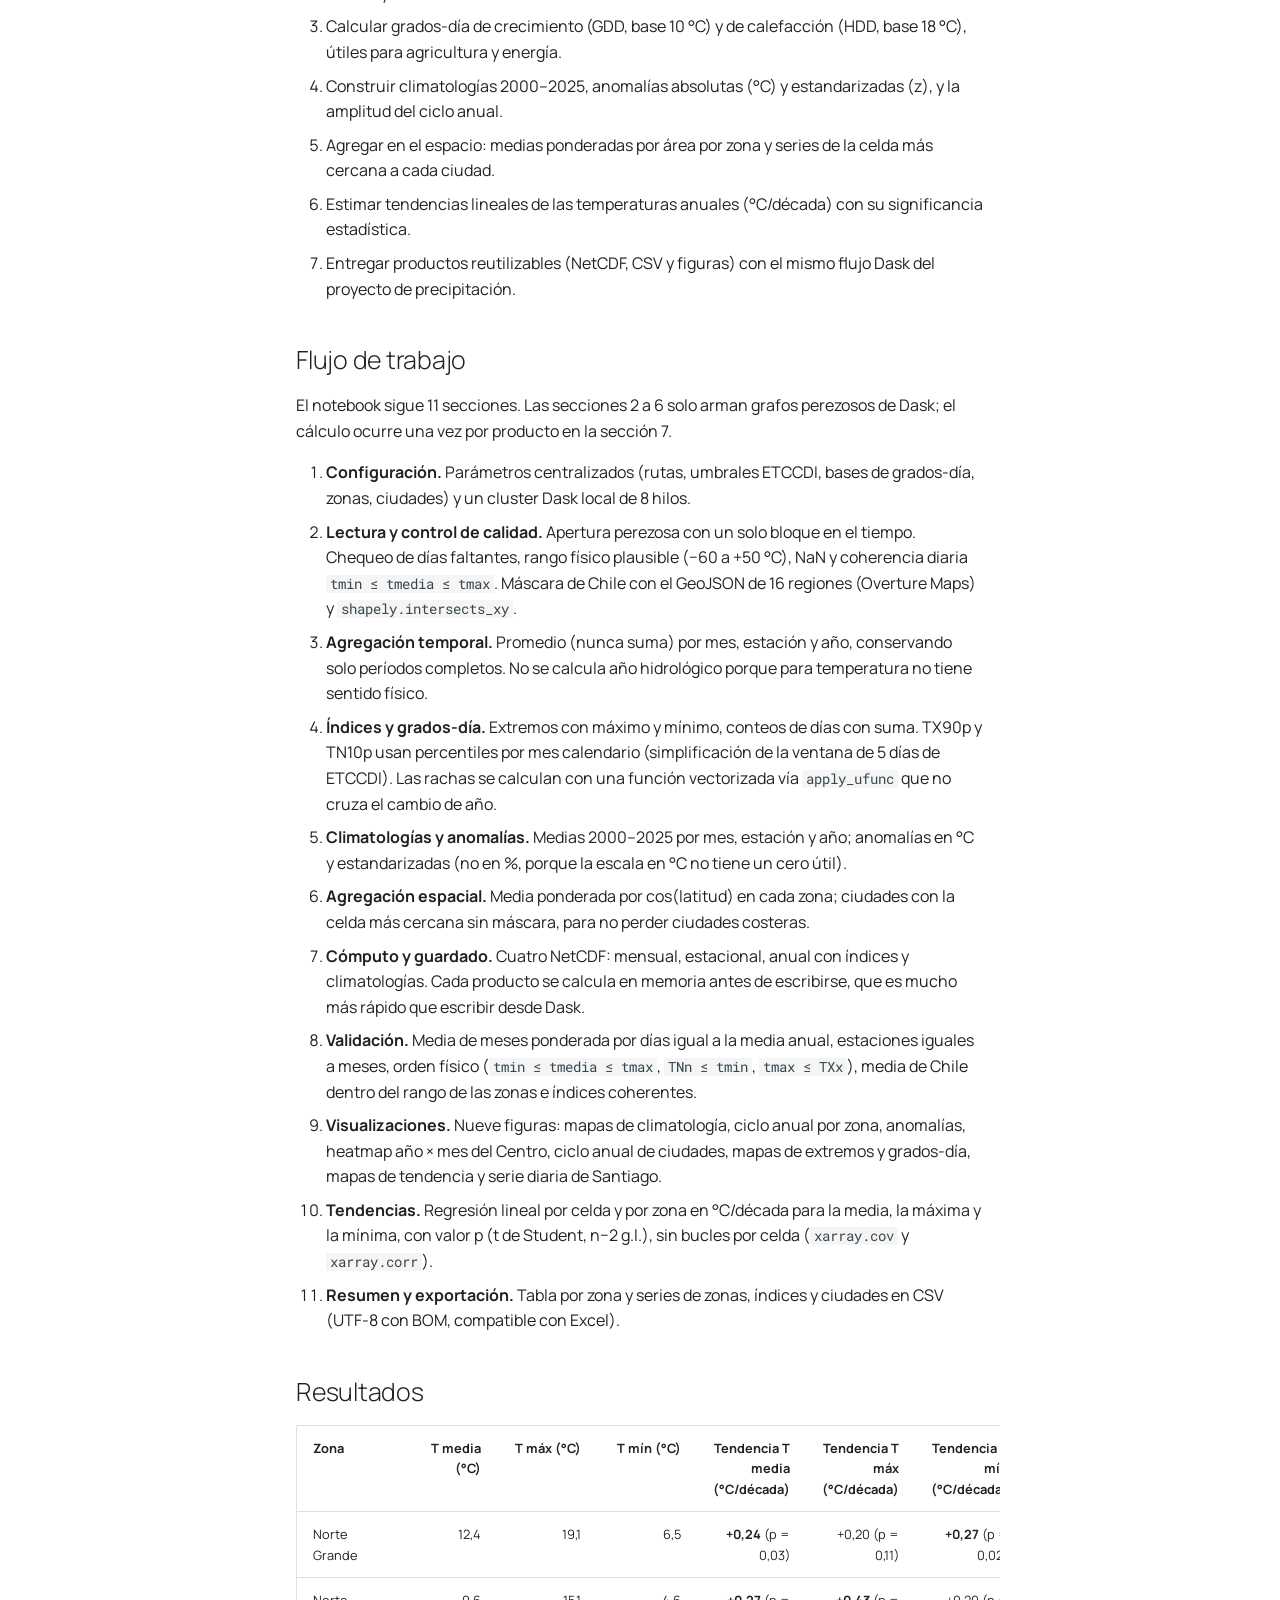
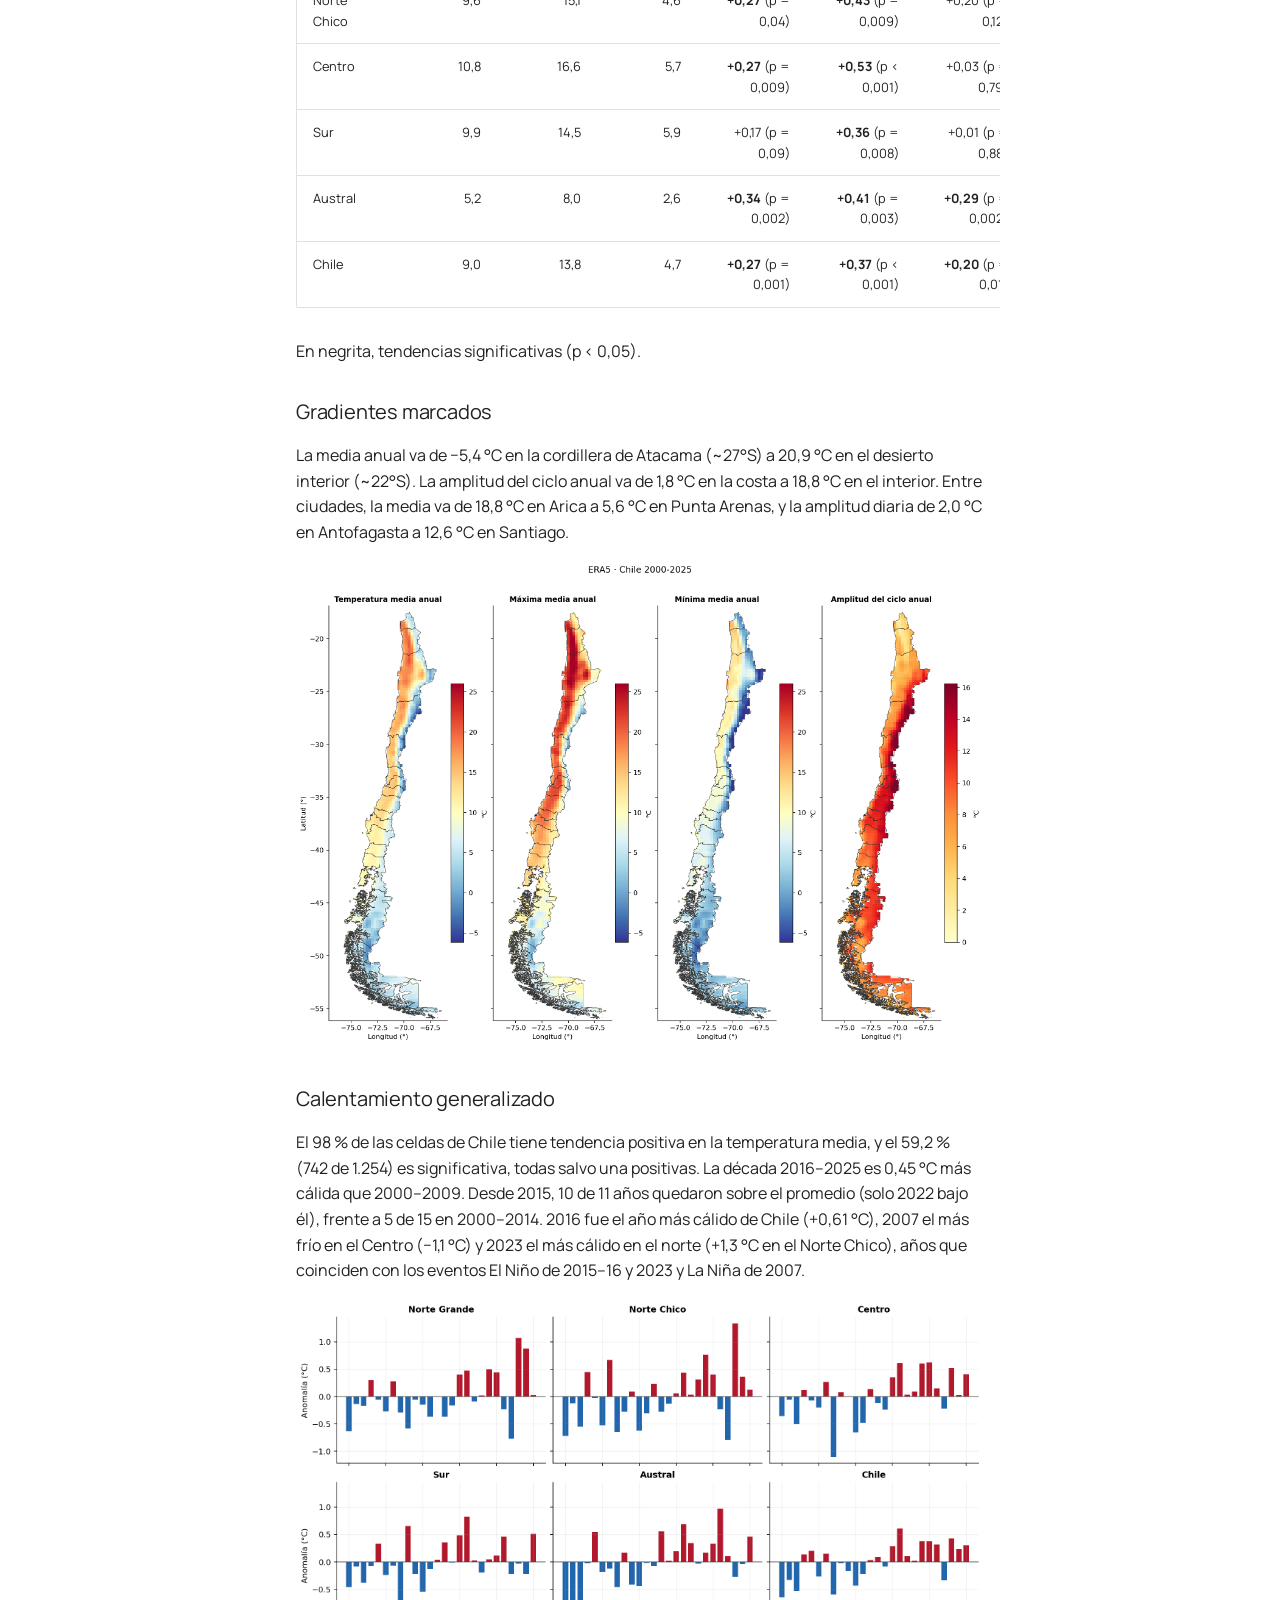
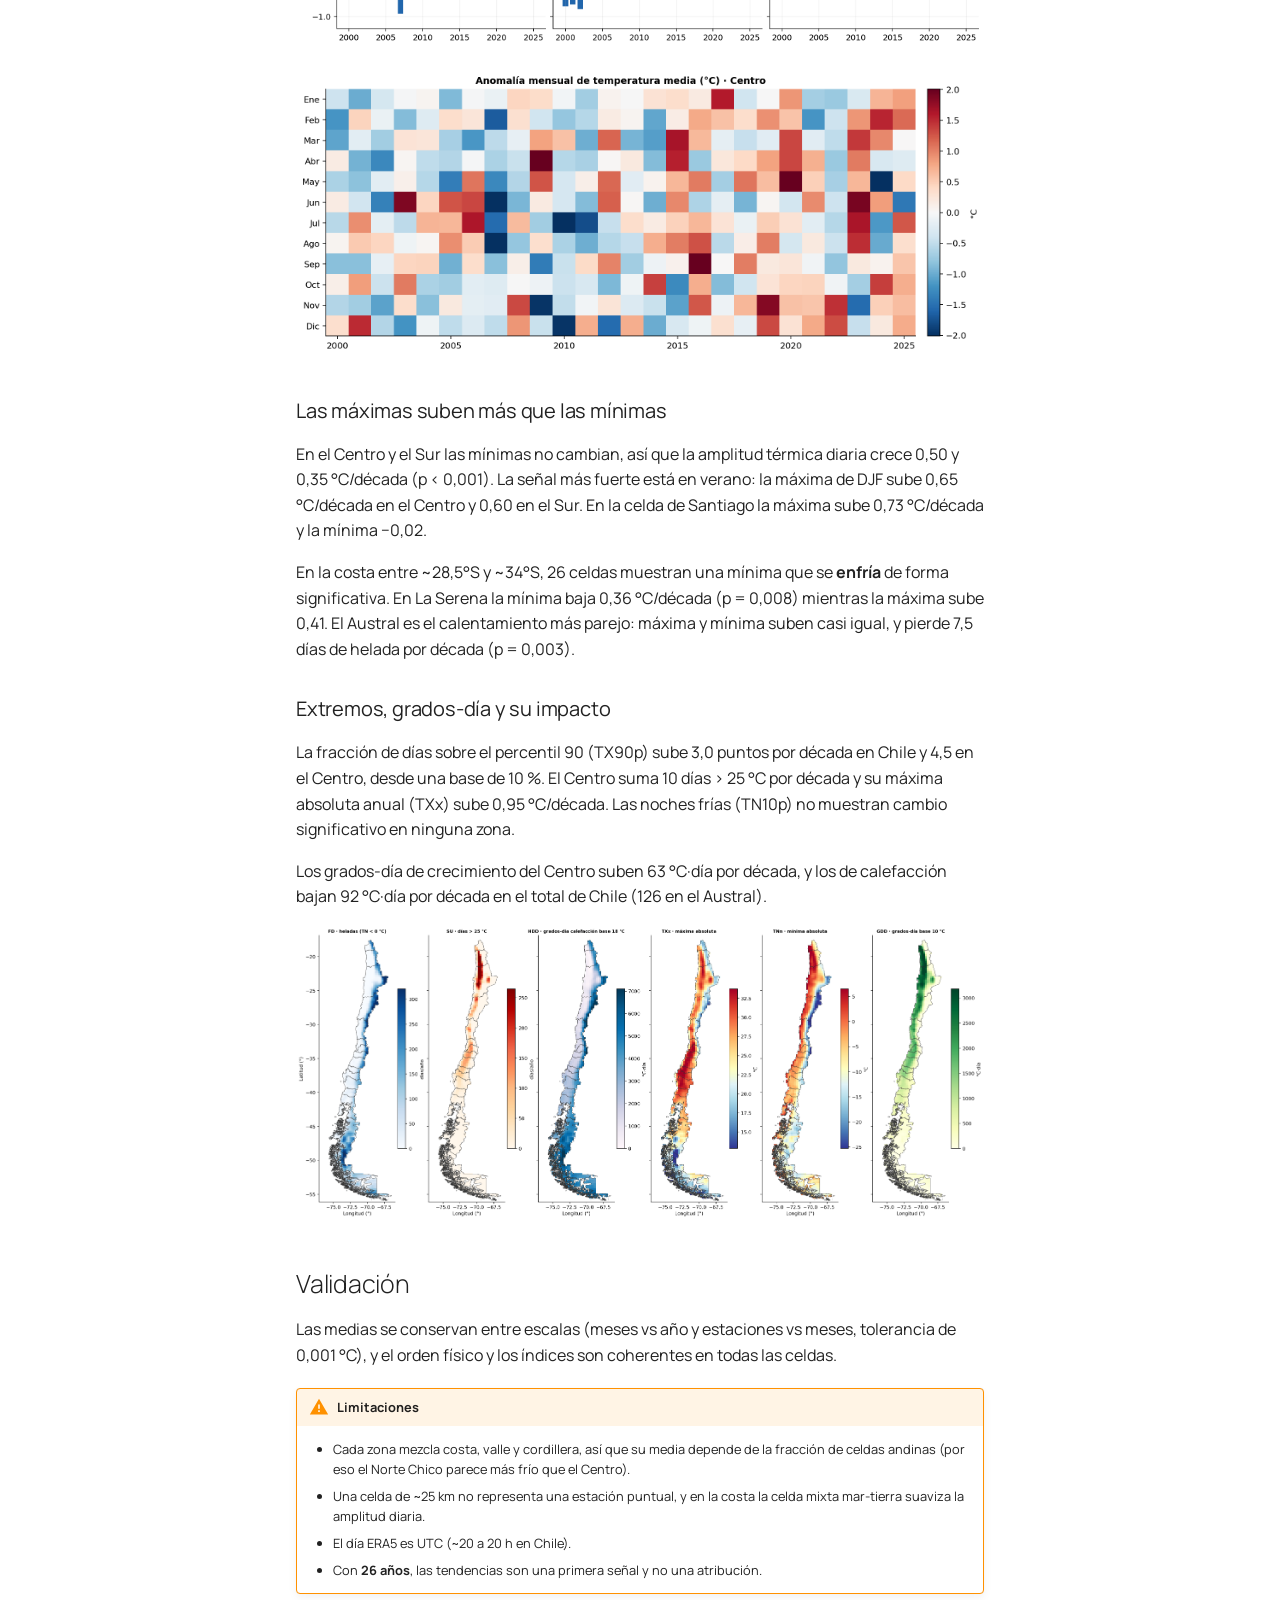
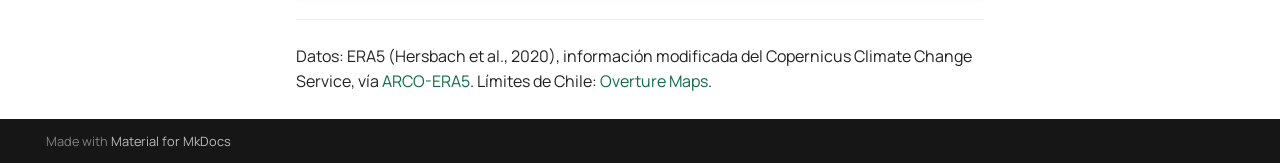
<file: proyectos/temperatura-era5/index.html>
<!doctype html>
<html lang="es" class="no-js">
  <head>
    
      <meta charset="utf-8">
      <meta name="viewport" content="width=device-width,initial-scale=1">
      
      
      
        <link rel="canonical" href="https://zelaznog-j.github.io/proyectos/temperatura-era5/">
      
      
        <link rel="prev" href="../precipitacion-era5/">
      
      
        <link rel="next" href="../overture/">
      
      
        
      
      
      <link rel="icon" href="../assets/images/favicon.png">
      <meta name="generator" content="mkdocs-1.6.1, mkdocs-material-9.7.7">
    
    
      
        <title>Temperatura en Chile (ERA5) - Proyectos · Javiera González Mardones</title>
      
    
    
      <link rel="stylesheet" href="../assets/stylesheets/main.ec1eaa64.min.css">
      
        
        <link rel="stylesheet" href="../assets/stylesheets/palette.ab4e12ef.min.css">
      
      


    
    
      
    
    
      
        
        
        <link rel="preconnect" href="https://fonts.gstatic.com" crossorigin>
        <link rel="stylesheet" href="https://fonts.googleapis.com/css?family=Manrope:300,300i,400,400i,700,700i%7CRoboto+Mono:400,400i,700,700i&display=fallback">
        <style>:root{--md-text-font:"Manrope";--md-code-font:"Roboto Mono"}</style>
      
    
    
      <link rel="stylesheet" href="../stylesheets/extra.css">
    
    <script>__md_scope=new URL("..",location),__md_hash=e=>[...e].reduce(((e,_)=>(e<<5)-e+_.charCodeAt(0)),0),__md_get=(e,_=localStorage,t=__md_scope)=>JSON.parse(_.getItem(t.pathname+"."+e)),__md_set=(e,_,t=localStorage,a=__md_scope)=>{try{t.setItem(a.pathname+"."+e,JSON.stringify(_))}catch(e){}}</script>
    
      

    
    
  </head>
  
  
    
    
    
    
    
    <body dir="ltr" data-md-color-scheme="default" data-md-color-primary="custom" data-md-color-accent="indigo">
  
    
    <input class="md-toggle" data-md-toggle="drawer" type="checkbox" id="__drawer" autocomplete="off">
    <input class="md-toggle" data-md-toggle="search" type="checkbox" id="__search" autocomplete="off">
    <label class="md-overlay" for="__drawer"></label>
    <div data-md-component="skip">
      
        
        <a href="#temperatura-en-chile-20002025-con-era5" class="md-skip">
          Saltar a contenido
        </a>
      
    </div>
    <div data-md-component="announce">
      
    </div>
    
    
      

  

<header class="md-header md-header--shadow" data-md-component="header">
  <nav class="md-header__inner md-grid" aria-label="Cabecera">
    <a href=".." title="Proyectos · Javiera González Mardones" class="md-header__button md-logo" aria-label="Proyectos · Javiera González Mardones" data-md-component="logo">
      
  
  <svg xmlns="http://www.w3.org/2000/svg" viewBox="0 0 24 24"><path d="M12 8a3 3 0 0 0 3-3 3 3 0 0 0-3-3 3 3 0 0 0-3 3 3 3 0 0 0 3 3m0 3.54C9.64 9.35 6.5 8 3 8v11c3.5 0 6.64 1.35 9 3.54 2.36-2.19 5.5-3.54 9-3.54V8c-3.5 0-6.64 1.35-9 3.54"/></svg>

    </a>
    <label class="md-header__button md-icon" for="__drawer">
      
      <svg xmlns="http://www.w3.org/2000/svg" viewBox="0 0 24 24"><path d="M3 6h18v2H3zm0 5h18v2H3zm0 5h18v2H3z"/></svg>
    </label>
    <div class="md-header__title" data-md-component="header-title">
      <div class="md-header__ellipsis">
        <div class="md-header__topic">
          <span class="md-ellipsis">
            Proyectos · Javiera González Mardones
          </span>
        </div>
        <div class="md-header__topic" data-md-component="header-topic">
          <span class="md-ellipsis">
            
              Temperatura en Chile (ERA5)
            
          </span>
        </div>
      </div>
    </div>
    
      
    
    
    
    
      
      
        <label class="md-header__button md-icon" for="__search">
          
          <svg xmlns="http://www.w3.org/2000/svg" viewBox="0 0 24 24"><path d="M9.5 3A6.5 6.5 0 0 1 16 9.5c0 1.61-.59 3.09-1.56 4.23l.27.27h.79l5 5-1.5 1.5-5-5v-.79l-.27-.27A6.52 6.52 0 0 1 9.5 16 6.5 6.5 0 0 1 3 9.5 6.5 6.5 0 0 1 9.5 3m0 2C7 5 5 7 5 9.5S7 14 9.5 14 14 12 14 9.5 12 5 9.5 5"/></svg>
        </label>
        <div class="md-search" data-md-component="search" role="dialog">
  <label class="md-search__overlay" for="__search"></label>
  <div class="md-search__inner" role="search">
    <form class="md-search__form" name="search">
      <input type="text" class="md-search__input" name="query" aria-label="Búsqueda" placeholder="Búsqueda" autocapitalize="off" autocorrect="off" autocomplete="off" spellcheck="false" data-md-component="search-query" required>
      <label class="md-search__icon md-icon" for="__search">
        
        <svg xmlns="http://www.w3.org/2000/svg" viewBox="0 0 24 24"><path d="M9.5 3A6.5 6.5 0 0 1 16 9.5c0 1.61-.59 3.09-1.56 4.23l.27.27h.79l5 5-1.5 1.5-5-5v-.79l-.27-.27A6.52 6.52 0 0 1 9.5 16 6.5 6.5 0 0 1 3 9.5 6.5 6.5 0 0 1 9.5 3m0 2C7 5 5 7 5 9.5S7 14 9.5 14 14 12 14 9.5 12 5 9.5 5"/></svg>
        
        <svg xmlns="http://www.w3.org/2000/svg" viewBox="0 0 24 24"><path d="M20 11v2H8l5.5 5.5-1.42 1.42L4.16 12l7.92-7.92L13.5 5.5 8 11z"/></svg>
      </label>
      <nav class="md-search__options" aria-label="Buscar">
        
        <button type="reset" class="md-search__icon md-icon" title="Limpiar" aria-label="Limpiar" tabindex="-1">
          
          <svg xmlns="http://www.w3.org/2000/svg" viewBox="0 0 24 24"><path d="M19 6.41 17.59 5 12 10.59 6.41 5 5 6.41 10.59 12 5 17.59 6.41 19 12 13.41 17.59 19 19 17.59 13.41 12z"/></svg>
        </button>
      </nav>
      
    </form>
    <div class="md-search__output">
      <div class="md-search__scrollwrap" tabindex="0" data-md-scrollfix>
        <div class="md-search-result" data-md-component="search-result">
          <div class="md-search-result__meta">
            Inicializando búsqueda
          </div>
          <ol class="md-search-result__list" role="presentation"></ol>
        </div>
      </div>
    </div>
  </div>
</div>
      
    
    
  </nav>
  
</header>
    
    <div class="md-container" data-md-component="container">
      
      
        
          
        
      
      <main class="md-main" data-md-component="main">
        <div class="md-main__inner md-grid">
          
            
              
              <div class="md-sidebar md-sidebar--primary" data-md-component="sidebar" data-md-type="navigation" >
                <div class="md-sidebar__scrollwrap">
                  <div class="md-sidebar__inner">
                    



<nav class="md-nav md-nav--primary" aria-label="Navegación" data-md-level="0">
  <label class="md-nav__title" for="__drawer">
    <a href=".." title="Proyectos · Javiera González Mardones" class="md-nav__button md-logo" aria-label="Proyectos · Javiera González Mardones" data-md-component="logo">
      
  
  <svg xmlns="http://www.w3.org/2000/svg" viewBox="0 0 24 24"><path d="M12 8a3 3 0 0 0 3-3 3 3 0 0 0-3-3 3 3 0 0 0-3 3 3 3 0 0 0 3 3m0 3.54C9.64 9.35 6.5 8 3 8v11c3.5 0 6.64 1.35 9 3.54 2.36-2.19 5.5-3.54 9-3.54V8c-3.5 0-6.64 1.35-9 3.54"/></svg>

    </a>
    Proyectos · Javiera González Mardones
  </label>
  
  <ul class="md-nav__list" data-md-scrollfix>
    
      
      
  
  
  
  
    <li class="md-nav__item">
      <a href="https://zelaznog-j.github.io/" class="md-nav__link">
        
  
  
  <span class="md-ellipsis">
    
  
    Portafolio
  

    
  </span>
  
  

      </a>
    </li>
  

    
      
      
  
  
  
  
    <li class="md-nav__item">
      <a href="https://zelaznog-j.github.io/apuntes/" class="md-nav__link">
        
  
  
  <span class="md-ellipsis">
    
  
    Apuntes
  

    
  </span>
  
  

      </a>
    </li>
  

    
      
      
  
  
  
  
    <li class="md-nav__item">
      <a href=".." class="md-nav__link">
        
  
  
  <span class="md-ellipsis">
    
  
    Inicio
  

    
  </span>
  
  

      </a>
    </li>
  

    
      
      
  
  
  
  
    <li class="md-nav__item">
      <a href="../incendio-penco/" class="md-nav__link">
        
  
  
  <span class="md-ellipsis">
    
  
    Incendio Penco–Lirquén (Sentinel-2)
  

    
  </span>
  
  

      </a>
    </li>
  

    
      
      
  
  
  
  
    <li class="md-nav__item">
      <a href="../precipitacion-era5/" class="md-nav__link">
        
  
  
  <span class="md-ellipsis">
    
  
    Precipitación en Chile (ERA5)
  

    
  </span>
  
  

      </a>
    </li>
  

    
      
      
  
  
    
  
  
  
    <li class="md-nav__item md-nav__item--active">
      
      <input class="md-nav__toggle md-toggle" type="checkbox" id="__toc">
      
      
        
      
      
        <label class="md-nav__link md-nav__link--active" for="__toc">
          
  
  
  <span class="md-ellipsis">
    
  
    Temperatura en Chile (ERA5)
  

    
  </span>
  
  

          <span class="md-nav__icon md-icon"></span>
        </label>
      
      <a href="./" class="md-nav__link md-nav__link--active">
        
  
  
  <span class="md-ellipsis">
    
  
    Temperatura en Chile (ERA5)
  

    
  </span>
  
  

      </a>
      
        

<nav class="md-nav md-nav--secondary" aria-label="Tabla de contenidos">
  
  
  
    
  
  
    <label class="md-nav__title" for="__toc">
      <span class="md-nav__icon md-icon"></span>
      Tabla de contenidos
    </label>
    <ul class="md-nav__list" data-md-component="toc" data-md-scrollfix>
      
        <li class="md-nav__item">
  <a href="#resumen" class="md-nav__link">
    <span class="md-ellipsis">
      
        Resumen
      
    </span>
  </a>
  
</li>
      
        <li class="md-nav__item">
  <a href="#objetivos" class="md-nav__link">
    <span class="md-ellipsis">
      
        Objetivos
      
    </span>
  </a>
  
</li>
      
        <li class="md-nav__item">
  <a href="#flujo-de-trabajo" class="md-nav__link">
    <span class="md-ellipsis">
      
        Flujo de trabajo
      
    </span>
  </a>
  
</li>
      
        <li class="md-nav__item">
  <a href="#resultados" class="md-nav__link">
    <span class="md-ellipsis">
      
        Resultados
      
    </span>
  </a>
  
    <nav class="md-nav" aria-label="Resultados">
      <ul class="md-nav__list">
        
          <li class="md-nav__item">
  <a href="#gradientes-marcados" class="md-nav__link">
    <span class="md-ellipsis">
      
        Gradientes marcados
      
    </span>
  </a>
  
</li>
        
          <li class="md-nav__item">
  <a href="#calentamiento-generalizado" class="md-nav__link">
    <span class="md-ellipsis">
      
        Calentamiento generalizado
      
    </span>
  </a>
  
</li>
        
          <li class="md-nav__item">
  <a href="#las-maximas-suben-mas-que-las-minimas" class="md-nav__link">
    <span class="md-ellipsis">
      
        Las máximas suben más que las mínimas
      
    </span>
  </a>
  
</li>
        
          <li class="md-nav__item">
  <a href="#extremos-grados-dia-y-su-impacto" class="md-nav__link">
    <span class="md-ellipsis">
      
        Extremos, grados-día y su impacto
      
    </span>
  </a>
  
</li>
        
      </ul>
    </nav>
  
</li>
      
        <li class="md-nav__item">
  <a href="#validacion" class="md-nav__link">
    <span class="md-ellipsis">
      
        Validación
      
    </span>
  </a>
  
</li>
      
    </ul>
  
</nav>
      
    </li>
  

    
      
      
  
  
  
  
    <li class="md-nav__item">
      <a href="../overture/" class="md-nav__link">
        
  
  
  <span class="md-ellipsis">
    
  
    Límites administrativos (Overture)
  

    
  </span>
  
  

      </a>
    </li>
  

    
      
      
  
  
  
  
    <li class="md-nav__item">
      <a href="../fieldmaps/" class="md-nav__link">
        
  
  
  <span class="md-ellipsis">
    
  
    Límites administrativos (FieldMaps)
  

    
  </span>
  
  

      </a>
    </li>
  

    
  </ul>
</nav>
                  </div>
                </div>
              </div>
            
            
              
              <div class="md-sidebar md-sidebar--secondary" data-md-component="sidebar" data-md-type="toc" >
                <div class="md-sidebar__scrollwrap">
                  <div class="md-sidebar__inner">
                    

<nav class="md-nav md-nav--secondary" aria-label="Tabla de contenidos">
  
  
  
    
  
  
    <label class="md-nav__title" for="__toc">
      <span class="md-nav__icon md-icon"></span>
      Tabla de contenidos
    </label>
    <ul class="md-nav__list" data-md-component="toc" data-md-scrollfix>
      
        <li class="md-nav__item">
  <a href="#resumen" class="md-nav__link">
    <span class="md-ellipsis">
      
        Resumen
      
    </span>
  </a>
  
</li>
      
        <li class="md-nav__item">
  <a href="#objetivos" class="md-nav__link">
    <span class="md-ellipsis">
      
        Objetivos
      
    </span>
  </a>
  
</li>
      
        <li class="md-nav__item">
  <a href="#flujo-de-trabajo" class="md-nav__link">
    <span class="md-ellipsis">
      
        Flujo de trabajo
      
    </span>
  </a>
  
</li>
      
        <li class="md-nav__item">
  <a href="#resultados" class="md-nav__link">
    <span class="md-ellipsis">
      
        Resultados
      
    </span>
  </a>
  
    <nav class="md-nav" aria-label="Resultados">
      <ul class="md-nav__list">
        
          <li class="md-nav__item">
  <a href="#gradientes-marcados" class="md-nav__link">
    <span class="md-ellipsis">
      
        Gradientes marcados
      
    </span>
  </a>
  
</li>
        
          <li class="md-nav__item">
  <a href="#calentamiento-generalizado" class="md-nav__link">
    <span class="md-ellipsis">
      
        Calentamiento generalizado
      
    </span>
  </a>
  
</li>
        
          <li class="md-nav__item">
  <a href="#las-maximas-suben-mas-que-las-minimas" class="md-nav__link">
    <span class="md-ellipsis">
      
        Las máximas suben más que las mínimas
      
    </span>
  </a>
  
</li>
        
          <li class="md-nav__item">
  <a href="#extremos-grados-dia-y-su-impacto" class="md-nav__link">
    <span class="md-ellipsis">
      
        Extremos, grados-día y su impacto
      
    </span>
  </a>
  
</li>
        
      </ul>
    </nav>
  
</li>
      
        <li class="md-nav__item">
  <a href="#validacion" class="md-nav__link">
    <span class="md-ellipsis">
      
        Validación
      
    </span>
  </a>
  
</li>
      
    </ul>
  
</nav>
                  </div>
                </div>
              </div>
            
          
          
            <div class="md-content" data-md-component="content">
              
              <article class="md-content__inner md-typeset">
                
                  



<h1 id="temperatura-en-chile-20002025-con-era5">Temperatura en Chile 2000–2025 con ERA5</h1>
<p><a class="md-button md-button--primary" href="https://github.com/Zelaznog-J/exploring-era5-chile">Repositorio en GitHub</a></p>
<h2 id="resumen">Resumen</h2>
<p>El proyecto convierte 26 años de temperatura diaria a 2 m de ERA5 (2000–2025) en medias mensuales, estacionales y anuales, índices de extremos, grados-día y tendencias para Chile continental. Es la tercera etapa de la serie <em>Exploring ERA5</em>: parte de la temperatura diaria extraída desde ARCO-ERA5 en Google Cloud y la procesa en un notebook de agregación.</p>
<table>
<thead>
<tr>
<th>Aspecto</th>
<th>Detalle</th>
</tr>
</thead>
<tbody>
<tr>
<td>Fuente</td>
<td>ERA5 (ARCO, Google Cloud), variables <code>t2m_media</code>, <code>t2m_max</code> y <code>t2m_min</code> en °C, más la amplitud térmica diaria (<code>dtr = tmax − tmin</code>)</td>
</tr>
<tr>
<td>Período</td>
<td>2000-01-01 a 2025-12-31 (9.497 días; 312 meses, 103 estaciones y 26 años completos)</td>
</tr>
<tr>
<td>Grilla</td>
<td>0,25° (~25 km), 157 × 45 celdas; 1.254 celdas dentro de Chile</td>
</tr>
<tr>
<td>Unidades espaciales</td>
<td>5 zonas por latitud (Norte Grande, Norte Chico, Centro, Sur, Austral), total Chile y 9 ciudades de Arica a Punta Arenas</td>
</tr>
<tr>
<td>Herramientas</td>
<td>Python con xarray, Dask, flox, geopandas, shapely, scipy y matplotlib</td>
</tr>
</tbody>
</table>
<div class="admonition success">
<p class="admonition-title">Hallazgo principal</p>
<p>Entre 2000 y 2025 Chile se calienta <strong>0,27 °C por década (p = 0,001)</strong>, y las máximas suben casi el doble que las mínimas. En el Centro la máxima sube <strong>0,53 °C/década</strong> mientras la mínima casi no cambia.</p>
</div>
<p><img alt="Mapas de la tendencia lineal 2000–2025 de la temperatura media, máxima y mínima en Chile, en °C por década, con puntos donde la tendencia es significativa" src="img/08_tendencia_anual.png" width="520" /></p>
<h2 id="objetivos">Objetivos</h2>
<ol>
<li>Agregar la temperatura diaria en el tiempo: medias mensuales, estacionales (DJF, MAM, JJA, SON) y anuales de la media, la máxima, la mínima y la amplitud diaria.</li>
<li>Calcular índices de extremos tipo ETCCDI: TXx, TXn, TNx, TNn, FD (heladas), ID (días de hielo), SU (días &gt; 25 °C), TR (noches tropicales), TX90p, TN10p y rachas máximas de días cálidos y de heladas.</li>
<li>Calcular grados-día de crecimiento (GDD, base 10 °C) y de calefacción (HDD, base 18 °C), útiles para agricultura y energía.</li>
<li>Construir climatologías 2000–2025, anomalías absolutas (°C) y estandarizadas (z), y la amplitud del ciclo anual.</li>
<li>Agregar en el espacio: medias ponderadas por área por zona y series de la celda más cercana a cada ciudad.</li>
<li>Estimar tendencias lineales de las temperaturas anuales (°C/década) con su significancia estadística.</li>
<li>Entregar productos reutilizables (NetCDF, CSV y figuras) con el mismo flujo Dask del proyecto de precipitación.</li>
</ol>
<h2 id="flujo-de-trabajo">Flujo de trabajo</h2>
<p>El notebook sigue 11 secciones. Las secciones 2 a 6 solo arman grafos perezosos de Dask; el cálculo ocurre una vez por producto en la sección 7.</p>
<ol>
<li><strong>Configuración.</strong> Parámetros centralizados (rutas, umbrales ETCCDI, bases de grados-día, zonas, ciudades) y un cluster Dask local de 8 hilos.</li>
<li><strong>Lectura y control de calidad.</strong> Apertura perezosa con un solo bloque en el tiempo. Chequeo de días faltantes, rango físico plausible (−60 a +50 °C), NaN y coherencia diaria <code>tmin ≤ tmedia ≤ tmax</code>. Máscara de Chile con el GeoJSON de 16 regiones (Overture Maps) y <code>shapely.intersects_xy</code>.</li>
<li><strong>Agregación temporal.</strong> Promedio (nunca suma) por mes, estación y año, conservando solo períodos completos. No se calcula año hidrológico porque para temperatura no tiene sentido físico.</li>
<li><strong>Índices y grados-día.</strong> Extremos con máximo y mínimo, conteos de días con suma. TX90p y TN10p usan percentiles por mes calendario (simplificación de la ventana de 5 días de ETCCDI). Las rachas se calculan con una función vectorizada vía <code>apply_ufunc</code> que no cruza el cambio de año.</li>
<li><strong>Climatologías y anomalías.</strong> Medias 2000–2025 por mes, estación y año; anomalías en °C y estandarizadas (no en %, porque la escala en °C no tiene un cero útil).</li>
<li><strong>Agregación espacial.</strong> Media ponderada por cos(latitud) en cada zona; ciudades con la celda más cercana sin máscara, para no perder ciudades costeras.</li>
<li><strong>Cómputo y guardado.</strong> Cuatro NetCDF: mensual, estacional, anual con índices y climatologías. Cada producto se calcula en memoria antes de escribirse, que es mucho más rápido que escribir desde Dask.</li>
<li><strong>Validación.</strong> Media de meses ponderada por días igual a la media anual, estaciones iguales a meses, orden físico (<code>tmin ≤ tmedia ≤ tmax</code>, <code>TNn ≤ tmin</code>, <code>tmax ≤ TXx</code>), media de Chile dentro del rango de las zonas e índices coherentes.</li>
<li><strong>Visualizaciones.</strong> Nueve figuras: mapas de climatología, ciclo anual por zona, anomalías, heatmap año × mes del Centro, ciclo anual de ciudades, mapas de extremos y grados-día, mapas de tendencia y serie diaria de Santiago.</li>
<li><strong>Tendencias.</strong> Regresión lineal por celda y por zona en °C/década para la media, la máxima y la mínima, con valor p (t de Student, n−2 g.l.), sin bucles por celda (<code>xarray.cov</code> y <code>xarray.corr</code>).</li>
<li><strong>Resumen y exportación.</strong> Tabla por zona y series de zonas, índices y ciudades en CSV (UTF-8 con BOM, compatible con Excel).</li>
</ol>
<h2 id="resultados">Resultados</h2>
<table>
<thead>
<tr>
<th>Zona</th>
<th style="text-align: right;">T media (°C)</th>
<th style="text-align: right;">T máx (°C)</th>
<th style="text-align: right;">T mín (°C)</th>
<th style="text-align: right;">Tendencia T media (°C/década)</th>
<th style="text-align: right;">Tendencia T máx (°C/década)</th>
<th style="text-align: right;">Tendencia T mín (°C/década)</th>
<th style="text-align: right;">Heladas (días/año)</th>
<th style="text-align: center;">Año más cálido</th>
<th style="text-align: center;">Año más frío</th>
</tr>
</thead>
<tbody>
<tr>
<td>Norte Grande</td>
<td style="text-align: right;">12,4</td>
<td style="text-align: right;">19,1</td>
<td style="text-align: right;">6,5</td>
<td style="text-align: right;"><strong>+0,24</strong> (p = 0,03)</td>
<td style="text-align: right;">+0,20 (p = 0,11)</td>
<td style="text-align: right;"><strong>+0,27</strong> (p = 0,02)</td>
<td style="text-align: right;">73</td>
<td style="text-align: center;">2023</td>
<td style="text-align: center;">2022</td>
</tr>
<tr>
<td>Norte Chico</td>
<td style="text-align: right;">9,6</td>
<td style="text-align: right;">15,1</td>
<td style="text-align: right;">4,6</td>
<td style="text-align: right;"><strong>+0,27</strong> (p = 0,04)</td>
<td style="text-align: right;"><strong>+0,43</strong> (p = 0,009)</td>
<td style="text-align: right;">+0,20 (p = 0,12)</td>
<td style="text-align: right;">103</td>
<td style="text-align: center;">2023</td>
<td style="text-align: center;">2022</td>
</tr>
<tr>
<td>Centro</td>
<td style="text-align: right;">10,8</td>
<td style="text-align: right;">16,6</td>
<td style="text-align: right;">5,7</td>
<td style="text-align: right;"><strong>+0,27</strong> (p = 0,009)</td>
<td style="text-align: right;"><strong>+0,53</strong> (p &lt; 0,001)</td>
<td style="text-align: right;">+0,03 (p = 0,79)</td>
<td style="text-align: right;">66</td>
<td style="text-align: center;">2020</td>
<td style="text-align: center;">2007</td>
</tr>
<tr>
<td>Sur</td>
<td style="text-align: right;">9,9</td>
<td style="text-align: right;">14,5</td>
<td style="text-align: right;">5,9</td>
<td style="text-align: right;">+0,17 (p = 0,09)</td>
<td style="text-align: right;"><strong>+0,36</strong> (p = 0,008)</td>
<td style="text-align: right;">+0,01 (p = 0,88)</td>
<td style="text-align: right;">42</td>
<td style="text-align: center;">2016</td>
<td style="text-align: center;">2007</td>
</tr>
<tr>
<td>Austral</td>
<td style="text-align: right;">5,2</td>
<td style="text-align: right;">8,0</td>
<td style="text-align: right;">2,6</td>
<td style="text-align: right;"><strong>+0,34</strong> (p = 0,002)</td>
<td style="text-align: right;"><strong>+0,41</strong> (p = 0,003)</td>
<td style="text-align: right;"><strong>+0,29</strong> (p = 0,002)</td>
<td style="text-align: right;">99</td>
<td style="text-align: center;">2021</td>
<td style="text-align: center;">2002</td>
</tr>
<tr>
<td>Chile</td>
<td style="text-align: right;">9,0</td>
<td style="text-align: right;">13,8</td>
<td style="text-align: right;">4,7</td>
<td style="text-align: right;"><strong>+0,27</strong> (p = 0,001)</td>
<td style="text-align: right;"><strong>+0,37</strong> (p &lt; 0,001)</td>
<td style="text-align: right;"><strong>+0,20</strong> (p = 0,01)</td>
<td style="text-align: right;">81</td>
<td style="text-align: center;">2016</td>
<td style="text-align: center;">2000</td>
</tr>
</tbody>
</table>
<p>En negrita, tendencias significativas (p &lt; 0,05).</p>
<h3 id="gradientes-marcados">Gradientes marcados</h3>
<p>La media anual va de −5,4 °C en la cordillera de Atacama (~27°S) a 20,9 °C en el desierto interior (~22°S). La amplitud del ciclo anual va de 1,8 °C en la costa a 18,8 °C en el interior. Entre ciudades, la media va de 18,8 °C en Arica a 5,6 °C en Punta Arenas, y la amplitud diaria de 2,0 °C en Antofagasta a 12,6 °C en Santiago.</p>
<p><img alt="Mapas de temperatura media, máxima, mínima y amplitud del ciclo anual en Chile, 2000–2025" src="img/01_mapas_climatologia_anual.png" /></p>
<h3 id="calentamiento-generalizado">Calentamiento generalizado</h3>
<p>El 98 % de las celdas de Chile tiene tendencia positiva en la temperatura media, y el 59,2 % (742 de 1.254) es significativa, todas salvo una positivas. La década 2016–2025 es 0,45 °C más cálida que 2000–2009. Desde 2015, 10 de 11 años quedaron sobre el promedio (solo 2022 bajo él), frente a 5 de 15 en 2000–2014. 2016 fue el año más cálido de Chile (+0,61 °C), 2007 el más frío en el Centro (−1,1 °C) y 2023 el más cálido en el norte (+1,3 °C en el Norte Chico), años que coinciden con los eventos El Niño de 2015–16 y 2023 y La Niña de 2007.</p>
<p><img alt="Anomalía anual de la temperatura media por zona, 2000–2025" src="img/04_anomalia_anual_zonas.png" /></p>
<p><img alt="Anomalía mensual de temperatura media en la zona Centro, por año y mes" src="img/05_heatmap_anomalias_mensuales.png" /></p>
<h3 id="las-maximas-suben-mas-que-las-minimas">Las máximas suben más que las mínimas</h3>
<p>En el Centro y el Sur las mínimas no cambian, así que la amplitud térmica diaria crece 0,50 y 0,35 °C/década (p &lt; 0,001). La señal más fuerte está en verano: la máxima de DJF sube 0,65 °C/década en el Centro y 0,60 en el Sur. En la celda de Santiago la máxima sube 0,73 °C/década y la mínima −0,02.</p>
<p>En la costa entre ~28,5°S y ~34°S, 26 celdas muestran una mínima que se <strong>enfría</strong> de forma significativa. En La Serena la mínima baja 0,36 °C/década (p = 0,008) mientras la máxima sube 0,41. El Austral es el calentamiento más parejo: máxima y mínima suben casi igual, y pierde 7,5 días de helada por década (p = 0,003).</p>
<h3 id="extremos-grados-dia-y-su-impacto">Extremos, grados-día y su impacto</h3>
<p>La fracción de días sobre el percentil 90 (TX90p) sube 3,0 puntos por década en Chile y 4,5 en el Centro, desde una base de 10 %. El Centro suma 10 días &gt; 25 °C por década y su máxima absoluta anual (TXx) sube 0,95 °C/década. Las noches frías (TN10p) no muestran cambio significativo en ninguna zona.</p>
<p>Los grados-día de crecimiento del Centro suben 63 °C·día por década, y los de calefacción bajan 92 °C·día por década en el total de Chile (126 en el Austral).</p>
<p><img alt="Mapas de heladas, días sobre 25 °C, grados-día de calefacción, máxima absoluta, mínima absoluta y grados-día de crecimiento en Chile" src="img/07_mapas_indices_extremos.png" /></p>
<h2 id="validacion">Validación</h2>
<p>Las medias se conservan entre escalas (meses vs año y estaciones vs meses, tolerancia de 0,001 °C), y el orden físico y los índices son coherentes en todas las celdas.</p>
<div class="admonition warning">
<p class="admonition-title">Limitaciones</p>
<ul>
<li>Cada zona mezcla costa, valle y cordillera, así que su media depende de la fracción de celdas andinas (por eso el Norte Chico parece más frío que el Centro).</li>
<li>Una celda de ~25 km no representa una estación puntual, y en la costa la celda mixta mar-tierra suaviza la amplitud diaria.</li>
<li>El día ERA5 es UTC (~20 a 20 h en Chile).</li>
<li>Con <strong>26 años</strong>, las tendencias son una primera señal y no una atribución.</li>
</ul>
</div>
<hr />
<p>Datos: ERA5 (Hersbach et al., 2020), información modificada del Copernicus Climate Change Service, vía <a href="https://github.com/google-research/arco-era5">ARCO-ERA5</a>. Límites de Chile: <a href="https://overturemaps.org/">Overture Maps</a>.</p>












                
              </article>
            </div>
          
          
<script>var target=document.getElementById(location.hash.slice(1));target&&target.name&&(target.checked=target.name.startsWith("__tabbed_"))</script>
        </div>
        
      </main>
      
        <footer class="md-footer">
  
  <div class="md-footer-meta md-typeset">
    <div class="md-footer-meta__inner md-grid">
      <div class="md-copyright">
  
  
    Made with
    <a href="https://squidfunk.github.io/mkdocs-material/" target="_blank" rel="noopener">
      Material for MkDocs
    </a>
  
</div>
      
    </div>
  </div>
</footer>
      
    </div>
    <div class="md-dialog" data-md-component="dialog">
      <div class="md-dialog__inner md-typeset"></div>
    </div>
    
    
    
      
      
      <script id="__config" type="application/json">{"annotate": null, "base": "..", "features": [], "search": "../assets/javascripts/workers/search.2c215733.min.js", "tags": null, "translations": {"clipboard.copied": "Copiado al portapapeles", "clipboard.copy": "Copiar al portapapeles", "search.result.more.one": "1 m\u00e1s en esta p\u00e1gina", "search.result.more.other": "# m\u00e1s en esta p\u00e1gina", "search.result.none": "No se encontraron documentos", "search.result.one": "1 documento encontrado", "search.result.other": "# documentos encontrados", "search.result.placeholder": "Teclee para comenzar b\u00fasqueda", "search.result.term.missing": "Falta", "select.version": "Seleccionar versi\u00f3n"}, "version": null}</script>
    
    
      <script src="../assets/javascripts/bundle.d7400e89.min.js"></script>
      
    
  </body>
</html>
</file>
<file: css/style.css>
/* =========================================================
   Portafolio — Javiera González Mardones
   Design tokens (light default, dark via prefers-color-scheme)
   ========================================================= */
:root {
  color-scheme: light;
  --brand:        #0f6b47;
  --brand-dark:   #0a4d33;
  --brand-light:  #1baf7a;
  --accent-blue:  #2a78d6;
  --accent-aqua:  #1baf7a;

  --page:         #f9f9f7;
  --surface:      #fcfcfb;
  --surface-alt:  #f1f2ee;
  --text-primary: #0b0b0b;
  --text-secondary: #52514e;
  --text-muted:   #898781;
  --border:       rgba(11,11,11,0.10);
  --gridline:     #e1e0d9;

  --radius-lg: 20px;
  --radius-md: 14px;
  --radius-sm: 8px;
  --shadow-card: 0 1px 2px rgba(11,11,11,0.06), 0 8px 24px rgba(11,11,11,0.06);
  --font-ui: 'Manrope', system-ui, -apple-system, 'Segoe UI', sans-serif;
}

@media (prefers-color-scheme: dark) {
  :root:not([data-theme="light"]) {
    color-scheme: dark;
    --brand:        #1baf7a;
    --brand-dark:   #0f6b47;
    --brand-light:  #3fd39a;
    --accent-blue:  #3987e5;
    --accent-aqua:  #199e70;

    --page:         #0d0d0d;
    --surface:      #1a1a19;
    --surface-alt:  #17201b;
    --text-primary: #ffffff;
    --text-secondary: #c3c2b7;
    --text-muted:   #898781;
    --border:       rgba(255,255,255,0.10);
    --gridline:     #2c2c2a;
  }
}

* { box-sizing: border-box; }
html { scroll-behavior: smooth; }

body {
  margin: 0;
  background: var(--page);
  color: var(--text-primary);
  font-family: var(--font-ui);
  line-height: 1.6;
  -webkit-font-smoothing: antialiased;
}

img, svg { max-width: 100%; display: block; }
a { color: inherit; }

.skip-link {
  position: absolute;
  left: -999px;
  top: 0;
  background: var(--brand);
  color: #fff;
  padding: 10px 16px;
  border-radius: var(--radius-sm);
  z-index: 100;
}
.skip-link:focus { left: 16px; top: 16px; }

/* ---------- Buttons ---------- */
.btn {
  display: inline-flex;
  align-items: center;
  gap: 8px;
  padding: 12px 22px;
  border-radius: 999px;
  font-weight: 600;
  font-size: 0.95rem;
  text-decoration: none;
  border: 1px solid transparent;
  transition: transform 0.15s ease, box-shadow 0.15s ease, background 0.15s ease;
}
.btn:hover { transform: translateY(-1px); }
.btn-primary {
  background: var(--brand);
  color: #fff;
  box-shadow: 0 6px 16px rgba(15,107,71,0.28);
}
.btn-primary:hover { background: var(--brand-dark); }
.btn-ghost {
  background: transparent;
  color: var(--text-primary);
  border-color: var(--border);
}
.btn-ghost:hover { border-color: var(--brand); color: var(--brand); }
.btn-small { padding: 8px 16px; font-size: 0.85rem; }

/* ---------- Header / Nav ---------- */
.site-header {
  background-color: var(--brand-dark); /* respaldo mientras carga la imagen */
  background-image:
    linear-gradient(
      180deg,
      color-mix(in srgb, var(--brand-dark) 80%, transparent) 0%,
      color-mix(in srgb, var(--brand) 60%, transparent) 100%
    ),
    url("../img/hero.webp");
  background-size: cover;
  background-position: center;
  background-repeat: no-repeat;
  color: #fff;
  position: relative;
  overflow: hidden;
}
.site-header::after {
  content: "";
  position: absolute;
  inset: 0;
  background-image:
    radial-gradient(circle at 15% 20%, rgba(255,255,255,0.08) 0, transparent 40%),
    radial-gradient(circle at 85% 75%, rgba(255,255,255,0.10) 0, transparent 45%);
  pointer-events: none;
}

.navbar {
  max-width: 1120px;
  margin: 0 auto;
  padding: 20px 24px;
  display: flex;
  align-items: center;
  justify-content: space-between;
  position: relative;
  z-index: 2;
}
.logo {
  font-weight: 800;
  font-size: 1.25rem;
  text-decoration: none;
  color: #fff;
  letter-spacing: 0.02em;
}
.logo-dot { color: var(--brand-light); }

.nav-menu {
  list-style: none;
  display: flex;
  gap: 28px;
  margin: 0;
  padding: 0;
  align-items: center;
}
.nav-menu a {
  text-decoration: none;
  color: rgba(255,255,255,0.88);
  font-weight: 500;
  font-size: 0.95rem;
}
.nav-menu a:hover { color: #fff; }
.nav-cta {
  background: rgba(255,255,255,0.14);
  padding: 8px 16px;
  border-radius: 999px;
}

.nav-toggle {
  display: none;
  flex-direction: column;
  justify-content: center;
  gap: 5px;
  width: 40px;
  height: 40px;
  background: transparent;
  border: none;
  cursor: pointer;
  z-index: 3;
}
.nav-toggle span {
  display: block;
  height: 2px;
  background: #fff;
  border-radius: 2px;
  transition: transform 0.2s ease, opacity 0.2s ease;
}

.hero {
  max-width: 1120px;
  margin: 0 auto;
  padding: 64px 24px 96px;
  position: relative;
  z-index: 2;
}
.hero-inner { max-width: 640px; }
.hero-eyebrow {
  text-transform: uppercase;
  letter-spacing: 0.12em;
  font-size: 0.78rem;
  font-weight: 700;
  color: var(--brand-light);
  margin: 0 0 14px;
}
.hero h1 {
  font-size: clamp(2rem, 4.5vw, 3.1rem);
  line-height: 1.12;
  margin: 0 0 14px;
  font-weight: 800;
}
.hero-title {
  font-size: 1.15rem;
  font-weight: 600;
  color: rgba(255,255,255,0.92);
  margin: 0 0 18px;
}
.hero-text {
  color: rgba(255,255,255,0.82);
  font-size: 1.02rem;
  margin: 0 0 32px;
}
.hero-actions {
  display: flex;
  flex-wrap: wrap;
  gap: 14px;
  margin-bottom: 40px;
}
.hero-actions .btn-ghost {
  color: #fff;
  border-color: rgba(255,255,255,0.35);
}
.hero-actions .btn-ghost:hover {
  border-color: #fff;
  color: #fff;
  background: rgba(255,255,255,0.08);
}

.hero-social {
  list-style: none;
  display: flex;
  gap: 22px;
  padding: 0;
  margin: 0;
}
.hero-social a {
  display: inline-flex;
  align-items: center;
  gap: 8px;
  text-decoration: none;
  color: rgba(255,255,255,0.85);
  font-size: 0.9rem;
  font-weight: 600;
}
.hero-social a:hover { color: #fff; }
.hero-social svg { width: 20px; height: 20px; fill: currentColor; }

/* ---------- Sections ---------- */
.section { padding: 88px 24px; }
.section-alt { background: var(--surface-alt); }
.section-inner { max-width: 1120px; margin: 0 auto; }
.section-kicker {
  display: inline-block;
  text-transform: uppercase;
  letter-spacing: 0.12em;
  font-size: 0.78rem;
  font-weight: 700;
  color: var(--brand);
  margin-bottom: 10px;
}
#experiencia .section-kicker { display: block; }
.section h2 {
  font-size: clamp(1.5rem, 3vw, 2rem);
  margin: 0 0 16px;
  font-weight: 800;
}
.section-lead {
  color: var(--text-secondary);
  max-width: 680px;
  margin: 0 0 40px;
}

/* ---------- About ---------- */
.about-grid {
  display: grid;
  grid-template-columns: 160px 1fr;
  gap: 40px;
  align-items: start;
}
.about-avatar {
  width: 140px;
  height: 140px;
  border-radius: 50%;
  background: linear-gradient(135deg, var(--brand) 0%, var(--accent-blue) 100%);
  color: #fff;
  display: flex;
  align-items: center;
  justify-content: center;
  font-weight: 800;
  font-size: 1.8rem;
  letter-spacing: 0.04em;
  box-shadow: var(--shadow-card);
  overflow: hidden;
}
.about-avatar img {
  width: 100%;
  height: 100%;
  object-fit: cover;
  border-radius: 50%;
  display: block;
}
.about-body p { color: var(--text-secondary); margin: 0 0 16px; max-width: 640px; }
.about-meta {
  display: flex;
  flex-wrap: wrap;
  gap: 14px;
  margin-top: 20px;
  font-size: 0.9rem;
  color: var(--text-muted);
}

/* ---------- Skills ---------- */
.skills-grid {
  display: grid;
  grid-template-columns: repeat(auto-fit, minmax(220px, 1fr));
  gap: 20px;
}
.skill-card {
  background: var(--surface);
  border: 1px solid var(--border);
  border-radius: var(--radius-md);
  padding: 22px;
}
.skill-card h3 { margin: 0 0 14px; font-size: 1.02rem; }
.chip-list { list-style: none; margin: 0; padding: 0; display: flex; flex-wrap: wrap; gap: 8px; }
.chip {
  background: var(--surface-alt);
  border: 1px solid var(--border);
  color: var(--text-secondary);
  font-size: 0.82rem;
  font-weight: 600;
  padding: 6px 12px;
  border-radius: 999px;
}

/* ---------- Projects ---------- */
.project-featured {
  display: grid;
  grid-template-columns: minmax(0, 1.5fr) minmax(260px, 0.8fr);
  gap: 32px;
  background: var(--surface);
  border: 1px solid var(--border);
  border-radius: var(--radius-lg);
  padding: 32px;
  box-shadow: var(--shadow-card);
  margin-bottom: 28px;
  align-items: center;
}
.project-featured-image {
  display: flex;
  align-items: center;
  justify-content: center;
  margin: 0;
  overflow: hidden;
  background: var(--surface-alt);
  border: 1px solid var(--border);
  border-radius: var(--radius-md);
}
.project-featured-image img {
  display: block;
  width: 100%;
  height: clamp(220px, 32vw, 360px);
  object-fit: contain;
}
.project-featured-text h3 { margin: 8px 0 12px; font-size: 1.3rem; }
.project-featured-text p { color: var(--text-secondary); margin: 0 0 18px; }
.project-tag {
  display: inline-block;
  background: rgba(27,175,122,0.14);
  color: var(--brand);
  font-size: 0.75rem;
  font-weight: 700;
  text-transform: uppercase;
  letter-spacing: 0.06em;
  padding: 5px 12px;
  border-radius: 999px;
}
.tool-list {
  list-style: none;
  display: flex;
  flex-wrap: wrap;
  gap: 8px;
  padding: 0;
  margin: 0 0 20px;
}
.tool-list li {
  font-size: 0.78rem;
  font-weight: 600;
  color: var(--accent-blue);
  background: rgba(42,120,214,0.10);
  padding: 5px 10px;
  border-radius: 999px;
}
#map {
  height: 300px;
  border-radius: var(--radius-md);
  border: 1px solid var(--border);
}
.map-legend {
  list-style: none;
  display: flex;
  flex-wrap: wrap;
  gap: 14px;
  padding: 0;
  margin: 12px 2px 0;
  font-size: 0.82rem;
  color: var(--text-secondary);
}
.map-legend li { display: inline-flex; align-items: center; gap: 6px; }
.map-legend .swatch {
  width: 12px;
  height: 12px;
  border-radius: 3px;
  display: inline-block;
}
.map-caption {
  font-size: 0.78rem;
  color: var(--text-muted);
  margin: 8px 2px 0;
}

.project-grid {
  display: grid;
  grid-template-columns: repeat(auto-fit, minmax(300px, 1fr));
  gap: 24px;
}
.project-card {
  background: var(--surface);
  border: 1px solid var(--border);
  border-radius: var(--radius-lg);
  padding: 26px;
  box-shadow: var(--shadow-card);
  display: flex;
  flex-direction: column;
}
.project-card h3 { margin: 10px 0 10px; font-size: 1.08rem; }
.project-card p { color: var(--text-secondary); margin: 0 0 16px; flex-grow: 0; }
.chart-wrap { margin-bottom: 18px; }
.project-card .tool-list { margin-top: auto; margin-bottom: 18px; }

/* ---------- Experience ---------- */
.exp-grid {
  display: grid;
  grid-template-columns: repeat(auto-fit, minmax(240px, 1fr));
  gap: 20px;
}
.exp-card {
  background: var(--surface);
  border: 1px solid var(--border);
  border-left: 4px solid var(--brand);
  border-radius: var(--radius-md);
  padding: 22px;
}
.exp-card h3 { margin: 0 0 10px; font-size: 1.02rem; }
.exp-card p { margin: 0; color: var(--text-secondary); font-size: 0.92rem; }

/* ---------- Contact ---------- */
.contact-inner { text-align: center; }
.contact-inner .section-lead { margin-left: auto; margin-right: auto; }
.contact-actions {
  display: flex;
  flex-wrap: wrap;
  justify-content: center;
  gap: 14px;
}

/* ---------- Footer ---------- */
.site-footer {
  text-align: center;
  padding: 28px 24px;
  color: var(--text-muted);
  font-size: 0.85rem;
  border-top: 1px solid var(--border);
}

/* ---------- Scroll reveal ---------- */
.reveal {
  opacity: 0;
  transform: translateY(16px);
  transition: opacity 0.6s ease, transform 0.6s ease;
}
.reveal.is-visible { opacity: 1; transform: translateY(0); }

/* ---------- Responsive ---------- */
@media (max-width: 860px) {
  .about-grid { grid-template-columns: 1fr; }
  .about-avatar { width: 100px; height: 100px; font-size: 1.4rem; }
  .project-featured { grid-template-columns: 1fr; }
  .project-featured-image img { height: 260px; }
}

@media (max-width: 720px) {
  .nav-toggle { display: flex; }
  .nav-menu {
    position: absolute;
    top: 100%;
    left: 0;
    right: 0;
    flex-direction: column;
    align-items: flex-start;
    gap: 4px;
    background: var(--brand-dark);
    padding: 16px 24px 24px;
    max-height: 0;
    overflow: hidden;
    transition: max-height 0.25s ease;
  }
  .nav-menu.is-open { max-height: 320px; padding-top: 16px; }
  .nav-menu li { width: 100%; }
  .nav-menu a { display: block; padding: 10px 0; }
  .nav-cta { display: inline-block; }
}
</file>
<file: proyectos/stylesheets/extra.css>
:root,
[data-md-color-scheme="default"] {
  --md-primary-fg-color: #0f6b47;
  --md-primary-fg-color--light: #1baf7a;
  --md-primary-fg-color--dark: #0a4d33;
  --md-accent-fg-color: #1baf7a;
}
</file>
<file: proyectos/assets/stylesheets/main.ec1eaa64.min.css>
@charset "UTF-8";html{-webkit-text-size-adjust:none;-moz-text-size-adjust:none;text-size-adjust:none;box-sizing:border-box}*,:after,:before{box-sizing:inherit}@media (prefers-reduced-motion){*,:after,:before{transition:none!important}}body{margin:0}a,button,input,label{-webkit-tap-highlight-color:transparent}a{color:inherit;text-decoration:none}hr{border:0;box-sizing:initial;display:block;height:.05rem;overflow:visible;padding:0}small{font-size:80%}sub,sup{line-height:1em}img{border-style:none}table{border-collapse:initial;border-spacing:0}td,th{font-weight:400;vertical-align:top}button{background:#0000;border:0;font-family:inherit;font-size:inherit;margin:0;padding:0}input{border:0;outline:none}:root{--md-primary-fg-color:#4051b5;--md-primary-fg-color--light:#5d6cc0;--md-primary-fg-color--dark:#303fa1;--md-primary-bg-color:#fff;--md-primary-bg-color--light:#ffffffb3;--md-accent-fg-color:#526cfe;--md-accent-fg-color--transparent:#526cfe1a;--md-accent-bg-color:#fff;--md-accent-bg-color--light:#ffffffb3}[data-md-color-scheme=default]{color-scheme:light}[data-md-color-scheme=default] img[src$="#gh-dark-mode-only"],[data-md-color-scheme=default] img[src$="#only-dark"]{display:none}:root,[data-md-color-scheme=default]{--md-hue:225deg;--md-default-fg-color:#000000de;--md-default-fg-color--light:#0000008a;--md-default-fg-color--lighter:#00000052;--md-default-fg-color--lightest:#00000012;--md-default-bg-color:#fff;--md-default-bg-color--light:#ffffffb3;--md-default-bg-color--lighter:#ffffff4d;--md-default-bg-color--lightest:#ffffff1f;--md-code-fg-color:#36464e;--md-code-bg-color:#f5f5f5;--md-code-bg-color--light:#f5f5f5b3;--md-code-bg-color--lighter:#f5f5f54d;--md-code-hl-color:#4287ff;--md-code-hl-color--light:#4287ff1a;--md-code-hl-number-color:#d52a2a;--md-code-hl-special-color:#db1457;--md-code-hl-function-color:#a846b9;--md-code-hl-constant-color:#6e59d9;--md-code-hl-keyword-color:#3f6ec6;--md-code-hl-string-color:#1c7d4d;--md-code-hl-name-color:var(--md-code-fg-color);--md-code-hl-operator-color:var(--md-default-fg-color--light);--md-code-hl-punctuation-color:var(--md-default-fg-color--light);--md-code-hl-comment-color:var(--md-default-fg-color--light);--md-code-hl-generic-color:var(--md-default-fg-color--light);--md-code-hl-variable-color:var(--md-default-fg-color--light);--md-typeset-color:var(--md-default-fg-color);--md-typeset-a-color:var(--md-primary-fg-color);--md-typeset-del-color:#f5503d26;--md-typeset-ins-color:#0bd57026;--md-typeset-kbd-color:#fafafa;--md-typeset-kbd-accent-color:#fff;--md-typeset-kbd-border-color:#b8b8b8;--md-typeset-mark-color:#ffff0080;--md-typeset-table-color:#0000001f;--md-typeset-table-color--light:rgba(0,0,0,.035);--md-admonition-fg-color:var(--md-default-fg-color);--md-admonition-bg-color:var(--md-default-bg-color);--md-warning-fg-color:#000000de;--md-warning-bg-color:#ff9;--md-footer-fg-color:#fff;--md-footer-fg-color--light:#ffffffb3;--md-footer-fg-color--lighter:#ffffff73;--md-footer-bg-color:#000000de;--md-footer-bg-color--dark:#00000052;--md-shadow-z1:0 0.2rem 0.5rem #0000000d,0 0 0.05rem #0000001a;--md-shadow-z2:0 0.2rem 0.5rem #0000001a,0 0 0.05rem #00000040;--md-shadow-z3:0 0.2rem 0.5rem #0003,0 0 0.05rem #00000059}.md-icon svg{fill:currentcolor;display:block;height:1.2rem;width:1.2rem}body{-webkit-font-smoothing:antialiased;-moz-osx-font-smoothing:grayscale;--md-text-font-family:var(--md-text-font,_),-apple-system,BlinkMacSystemFont,Helvetica,Arial,sans-serif;--md-code-font-family:var(--md-code-font,_),SFMono-Regular,Consolas,Menlo,monospace}aside,body,input{font-feature-settings:"kern","liga";color:var(--md-typeset-color);font-family:var(--md-text-font-family)}code,kbd,pre{font-feature-settings:"kern";font-family:var(--md-code-font-family)}:root{--md-typeset-table-sort-icon:url('data:image/svg+xml;charset=utf-8,<svg xmlns="http://www.w3.org/2000/svg" viewBox="0 0 24 24"><path d="m18 21-4-4h3V7h-3l4-4 4 4h-3v10h3M2 19v-2h10v2M2 13v-2h7v2M2 7V5h4v2z"/></svg>');--md-typeset-table-sort-icon--asc:url('data:image/svg+xml;charset=utf-8,<svg xmlns="http://www.w3.org/2000/svg" viewBox="0 0 24 24"><path d="M19 17h3l-4 4-4-4h3V3h2M2 17h10v2H2M6 5v2H2V5m0 6h7v2H2z"/></svg>');--md-typeset-table-sort-icon--desc:url('data:image/svg+xml;charset=utf-8,<svg xmlns="http://www.w3.org/2000/svg" viewBox="0 0 24 24"><path d="M19 7h3l-4-4-4 4h3v14h2M2 17h10v2H2M6 5v2H2V5m0 6h7v2H2z"/></svg>')}.md-typeset{-webkit-print-color-adjust:exact;color-adjust:exact;font-size:.8rem;line-height:1.6;overflow-wrap:break-word}@media print{.md-typeset{font-size:.68rem}}.md-typeset blockquote,.md-typeset dl,.md-typeset figure,.md-typeset ol,.md-typeset pre,.md-typeset ul{margin-bottom:1em;margin-top:1em}.md-typeset h1{color:var(--md-default-fg-color--light);font-size:2em;line-height:1.3;margin:0 0 1.25em}.md-typeset h1,.md-typeset h2{font-weight:300;letter-spacing:-.01em}.md-typeset h2{font-size:1.5625em;line-height:1.4;margin:1.6em 0 .64em}.md-typeset h3{font-size:1.25em;font-weight:400;letter-spacing:-.01em;line-height:1.5;margin:1.6em 0 .8em}.md-typeset h2+h3{margin-top:.8em}.md-typeset h4{font-weight:700;letter-spacing:-.01em;margin:1em 0}.md-typeset h5,.md-typeset h6{color:var(--md-default-fg-color--light);font-size:.8em;font-weight:700;letter-spacing:-.01em;margin:1.25em 0}.md-typeset h5{text-transform:uppercase}.md-typeset h5 code{text-transform:none}.md-typeset hr{border-bottom:.05rem solid var(--md-default-fg-color--lightest);display:flow-root;margin:1.5em 0}.md-typeset a{color:var(--md-typeset-a-color);word-break:break-word}.md-typeset a,.md-typeset a:before{transition:color 125ms}.md-typeset a:focus,.md-typeset a:hover{color:var(--md-accent-fg-color)}.md-typeset a:focus code,.md-typeset a:hover code{background-color:var(--md-accent-fg-color--transparent);color:var(--md-accent-fg-color)}.md-typeset a code{color:var(--md-typeset-a-color)}.md-typeset a.focus-visible{outline-color:var(--md-accent-fg-color);outline-offset:.2rem}.md-typeset code,.md-typeset kbd,.md-typeset pre{color:var(--md-code-fg-color);direction:ltr;font-variant-ligatures:none;transition:background-color 125ms}@media print{.md-typeset code,.md-typeset kbd,.md-typeset pre{white-space:pre-wrap}}.md-typeset code{background-color:var(--md-code-bg-color);border-radius:.1rem;-webkit-box-decoration-break:clone;box-decoration-break:clone;font-size:.85em;padding:0 .2941176471em;transition:color 125ms,background-color 125ms;word-break:break-word}.md-typeset code:not(.focus-visible){-webkit-tap-highlight-color:transparent;outline:none}.md-typeset pre{display:flow-root;line-height:1.4;position:relative}.md-typeset pre>code{-webkit-box-decoration-break:slice;box-decoration-break:slice;box-shadow:none;display:block;margin:0;outline-color:var(--md-accent-fg-color);overflow:auto;padding:.7720588235em 1.1764705882em;scrollbar-color:var(--md-default-fg-color--lighter) #0000;scrollbar-width:thin;touch-action:auto;word-break:normal}.md-typeset pre>code:hover{scrollbar-color:var(--md-accent-fg-color) #0000}.md-typeset pre>code::-webkit-scrollbar{height:.2rem;width:.2rem}.md-typeset pre>code::-webkit-scrollbar-thumb{background-color:var(--md-default-fg-color--lighter)}.md-typeset pre>code::-webkit-scrollbar-thumb:hover{background-color:var(--md-accent-fg-color)}.md-typeset kbd{background-color:var(--md-typeset-kbd-color);border-radius:.1rem;box-shadow:0 .1rem 0 .05rem var(--md-typeset-kbd-border-color),0 .1rem 0 var(--md-typeset-kbd-border-color),0 -.1rem .2rem var(--md-typeset-kbd-accent-color) inset;color:var(--md-default-fg-color);display:inline-block;font-size:.75em;padding:0 .6666666667em;vertical-align:text-top;word-break:break-word}.md-typeset mark{background-color:var(--md-typeset-mark-color);-webkit-box-decoration-break:clone;box-decoration-break:clone;color:inherit;word-break:break-word}.md-typeset abbr{cursor:help;text-decoration:none}.md-typeset [data-preview],.md-typeset abbr{border-bottom:.05rem dotted var(--md-default-fg-color--light)}.md-typeset small{opacity:.75}[dir=ltr] .md-typeset sub,[dir=ltr] .md-typeset sup{margin-left:.078125em}[dir=rtl] .md-typeset sub,[dir=rtl] .md-typeset sup{margin-right:.078125em}[dir=ltr] .md-typeset blockquote{padding-left:.6rem}[dir=rtl] .md-typeset blockquote{padding-right:.6rem}[dir=ltr] .md-typeset blockquote{border-left:.2rem solid var(--md-default-fg-color--lighter)}[dir=rtl] .md-typeset blockquote{border-right:.2rem solid var(--md-default-fg-color--lighter)}.md-typeset blockquote{color:var(--md-default-fg-color--light);margin-left:0;margin-right:0}.md-typeset ul{list-style-type:disc}.md-typeset ul[type]{list-style-type:revert-layer}[dir=ltr] .md-typeset ol,[dir=ltr] .md-typeset ul{margin-left:.625em}[dir=rtl] .md-typeset ol,[dir=rtl] .md-typeset ul{margin-right:.625em}.md-typeset ol,.md-typeset ul{padding:0}.md-typeset ol:not([hidden]),.md-typeset ul:not([hidden]){display:flow-root}.md-typeset ol ol,.md-typeset ul ol{list-style-type:lower-alpha}.md-typeset ol ol ol,.md-typeset ul ol ol{list-style-type:lower-roman}.md-typeset ol ol ol ol,.md-typeset ul ol ol ol{list-style-type:upper-alpha}.md-typeset ol ol ol ol ol,.md-typeset ul ol ol ol ol{list-style-type:upper-roman}.md-typeset ol[type],.md-typeset ul[type]{list-style-type:revert-layer}[dir=ltr] .md-typeset ol li,[dir=ltr] .md-typeset ul li{margin-left:1.25em}[dir=rtl] .md-typeset ol li,[dir=rtl] .md-typeset ul li{margin-right:1.25em}.md-typeset ol li,.md-typeset ul li{margin-bottom:.5em}.md-typeset ol li blockquote,.md-typeset ol li p,.md-typeset ul li blockquote,.md-typeset ul li p{margin:.5em 0}.md-typeset ol li:last-child,.md-typeset ul li:last-child{margin-bottom:0}[dir=ltr] .md-typeset ol li ol,[dir=ltr] .md-typeset ol li ul,[dir=ltr] .md-typeset ul li ol,[dir=ltr] .md-typeset ul li ul{margin-left:.625em}[dir=rtl] .md-typeset ol li ol,[dir=rtl] .md-typeset ol li ul,[dir=rtl] .md-typeset ul li ol,[dir=rtl] .md-typeset ul li ul{margin-right:.625em}.md-typeset ol li ol,.md-typeset ol li ul,.md-typeset ul li ol,.md-typeset ul li ul{margin-bottom:.5em;margin-top:.5em}[dir=ltr] .md-typeset dd{margin-left:1.875em}[dir=rtl] .md-typeset dd{margin-right:1.875em}.md-typeset dd{margin-bottom:1.5em;margin-top:1em}.md-typeset img,.md-typeset svg,.md-typeset video{height:auto;max-width:100%}.md-typeset img[align=left]{margin:1em 1em 1em 0}.md-typeset img[align=right]{margin:1em 0 1em 1em}.md-typeset img[align]:only-child{margin-top:0}.md-typeset figure{display:flow-root;margin:1em auto;max-width:100%;text-align:center;width:fit-content}.md-typeset figure img{display:block;margin:0 auto}.md-typeset figcaption{font-style:italic;margin:1em auto;max-width:24rem}.md-typeset iframe{max-width:100%}.md-typeset table:not([class]){background-color:var(--md-default-bg-color);border:.05rem solid var(--md-typeset-table-color);border-radius:.1rem;display:inline-block;font-size:.64rem;max-width:100%;overflow:auto;touch-action:auto}@media print{.md-typeset table:not([class]){display:table}}.md-typeset table:not([class])+*{margin-top:1.5em}.md-typeset table:not([class]) td>:first-child,.md-typeset table:not([class]) th>:first-child{margin-top:0}.md-typeset table:not([class]) td>:last-child,.md-typeset table:not([class]) th>:last-child{margin-bottom:0}.md-typeset table:not([class]) td:not([align]),.md-typeset table:not([class]) th:not([align]){text-align:left}[dir=rtl] .md-typeset table:not([class]) td:not([align]),[dir=rtl] .md-typeset table:not([class]) th:not([align]){text-align:right}.md-typeset table:not([class]) th{font-weight:700;min-width:5rem;padding:.9375em 1.25em;vertical-align:top}.md-typeset table:not([class]) td{border-top:.05rem solid var(--md-typeset-table-color);padding:.9375em 1.25em;vertical-align:top}.md-typeset table:not([class]) tbody tr{transition:background-color 125ms}.md-typeset table:not([class]) tbody tr:hover{background-color:var(--md-typeset-table-color--light);box-shadow:0 .05rem 0 var(--md-default-bg-color) inset}.md-typeset table:not([class]) a{word-break:normal}.md-typeset table th[role=columnheader]{cursor:pointer}[dir=ltr] .md-typeset table th[role=columnheader]:after{margin-left:.5em}[dir=rtl] .md-typeset table th[role=columnheader]:after{margin-right:.5em}.md-typeset table th[role=columnheader]:after{content:"";display:inline-block;height:1.2em;-webkit-mask-image:var(--md-typeset-table-sort-icon);mask-image:var(--md-typeset-table-sort-icon);-webkit-mask-repeat:no-repeat;mask-repeat:no-repeat;-webkit-mask-size:contain;mask-size:contain;transition:background-color 125ms;vertical-align:text-bottom;width:1.2em}.md-typeset table th[role=columnheader]:hover:after{background-color:var(--md-default-fg-color--lighter)}.md-typeset table th[role=columnheader][aria-sort=ascending]:after{background-color:var(--md-default-fg-color--light);-webkit-mask-image:var(--md-typeset-table-sort-icon--asc);mask-image:var(--md-typeset-table-sort-icon--asc)}.md-typeset table th[role=columnheader][aria-sort=descending]:after{background-color:var(--md-default-fg-color--light);-webkit-mask-image:var(--md-typeset-table-sort-icon--desc);mask-image:var(--md-typeset-table-sort-icon--desc)}.md-typeset__scrollwrap{margin:1em -.8rem;overflow-x:auto;touch-action:auto}.md-typeset__table{display:inline-block;margin-bottom:.5em;padding:0 .8rem}@media print{.md-typeset__table{display:block}}html .md-typeset__table table{display:table;margin:0;overflow:hidden;width:100%}@media screen and (max-width:44.984375em){.md-content__inner>pre{margin:1em -.8rem}.md-content__inner>pre code{border-radius:0}}.md-typeset .md-author{border-radius:100%;display:block;flex-shrink:0;height:1.6rem;overflow:hidden;position:relative;transition:color 125ms,transform 125ms;width:1.6rem}.md-typeset .md-author img{display:block}.md-typeset .md-author--more{background:var(--md-default-fg-color--lightest);color:var(--md-default-fg-color--lighter);font-size:.6rem;font-weight:700;line-height:1.6rem;text-align:center}.md-typeset .md-author--long{height:2.4rem;width:2.4rem}.md-typeset a.md-author{transform:scale(1)}.md-typeset a.md-author img{border-radius:100%;filter:grayscale(100%) opacity(75%);transition:filter 125ms}.md-typeset a.md-author:focus,.md-typeset a.md-author:hover{transform:scale(1.1);z-index:1}.md-typeset a.md-author:focus img,.md-typeset a.md-author:hover img{filter:grayscale(0)}.md-banner{background-color:var(--md-footer-bg-color);color:var(--md-footer-fg-color);overflow:auto}@media print{.md-banner{display:none}}.md-banner--warning{background-color:var(--md-warning-bg-color);color:var(--md-warning-fg-color)}.md-banner__inner{font-size:.7rem;margin:.6rem auto;padding:0 .8rem}[dir=ltr] .md-banner__button{float:right}[dir=rtl] .md-banner__button{float:left}.md-banner__button{color:inherit;cursor:pointer;transition:opacity .25s}.no-js .md-banner__button{display:none}.md-banner__button:hover{opacity:.7}html{font-size:125%;height:100%;overflow-x:hidden}@media screen and (min-width:100em){html{font-size:137.5%}}@media screen and (min-width:125em){html{font-size:150%}}body{background-color:var(--md-default-bg-color);display:flex;flex-direction:column;font-size:.5rem;min-height:100%;position:relative;width:100%}@media print{body{display:block}}@media screen and (max-width:59.984375em){body[data-md-scrolllock]{position:fixed}}.md-grid{margin-left:auto;margin-right:auto;max-width:61rem}.md-container{display:flex;flex-direction:column;flex-grow:1}@media print{.md-container{display:block}}.md-main{flex-grow:1}.md-main__inner{display:flex;height:100%;margin-top:1.5rem}.md-ellipsis{overflow:hidden;text-overflow:ellipsis}.md-toggle{display:none}.md-option{height:0;opacity:0;position:absolute;width:0}.md-option:checked+label:not([hidden]){display:block}.md-option.focus-visible+label{outline-color:var(--md-accent-fg-color);outline-style:auto}.md-skip{background-color:var(--md-default-fg-color);border-radius:.1rem;color:var(--md-default-bg-color);font-size:.64rem;margin:.5rem;opacity:0;outline-color:var(--md-accent-fg-color);padding:.3rem .5rem;position:fixed;transform:translateY(.4rem);z-index:-1}.md-skip:focus{opacity:1;transform:translateY(0);transition:transform .25s cubic-bezier(.4,0,.2,1),opacity 175ms 75ms;z-index:10}@page{margin:25mm}:root{--md-clipboard-icon:url('data:image/svg+xml;charset=utf-8,<svg xmlns="http://www.w3.org/2000/svg" viewBox="0 0 24 24"><path d="M19 21H8V7h11m0-2H8a2 2 0 0 0-2 2v14a2 2 0 0 0 2 2h11a2 2 0 0 0 2-2V7a2 2 0 0 0-2-2m-3-4H4a2 2 0 0 0-2 2v14h2V3h12z"/></svg>')}.md-clipboard{border-radius:.1rem;color:var(--md-default-fg-color--lightest);cursor:pointer;height:1.5em;outline-color:var(--md-accent-fg-color);outline-offset:.1rem;transition:color .25s;width:1.5em;z-index:1}@media print{.md-clipboard{display:none}}.md-clipboard:not(.focus-visible){-webkit-tap-highlight-color:transparent;outline:none}:hover>.md-clipboard{color:var(--md-default-fg-color--light)}.md-clipboard:focus,.md-clipboard:hover{color:var(--md-accent-fg-color)}.md-clipboard:after{background-color:currentcolor;content:"";display:block;height:1.125em;margin:0 auto;-webkit-mask-image:var(--md-clipboard-icon);mask-image:var(--md-clipboard-icon);-webkit-mask-position:center;mask-position:center;-webkit-mask-repeat:no-repeat;mask-repeat:no-repeat;-webkit-mask-size:contain;mask-size:contain;width:1.125em}.md-clipboard--inline{cursor:pointer}.md-clipboard--inline code{transition:color .25s,background-color .25s}.md-clipboard--inline:focus code,.md-clipboard--inline:hover code{background-color:var(--md-accent-fg-color--transparent);color:var(--md-accent-fg-color)}:root{--md-code-select-icon:url('data:image/svg+xml;charset=utf-8,<svg xmlns="http://www.w3.org/2000/svg" viewBox="0 0 24 24"><path d="M19 19h-4v2h4c1.1 0 2-.9 2-2v-4h-2m0-12h-4v2h4v4h2V5c0-1.1-.9-2-2-2M5 5h4V3H5c-1.1 0-2 .9-2 2v4h2m0 6H3v4c0 1.1.9 2 2 2h4v-2H5zm2-4h2v2H7zm4 0h2v2h-2zm4 0h2v2h-2zM7 7h2v2H7zm4 0h2v2h-2zm4 0h2v2h-2zm-8 8h2v2H7zm4 0h2v2h-2zm4 0h2v2h-2z"/></svg>');--md-code-copy-icon:url('data:image/svg+xml;charset=utf-8,<svg xmlns="http://www.w3.org/2000/svg" viewBox="0 0 24 24"><path d="M19 21H8V7h11m0-2H8a2 2 0 0 0-2 2v14a2 2 0 0 0 2 2h11a2 2 0 0 0 2-2V7a2 2 0 0 0-2-2m-3-4H4a2 2 0 0 0-2 2v14h2V3h12z"/></svg>')}.md-typeset .md-code__content{display:grid}.md-code__nav{background-color:var(--md-code-bg-color--lighter);border-radius:.1rem;display:flex;gap:.2rem;padding:.2rem;position:absolute;right:.25em;top:.25em;transition:background-color .25s;z-index:1}:hover>.md-code__nav{background-color:var(--md-code-bg-color--light)}.md-code__button{color:var(--md-default-fg-color--lightest);cursor:pointer;display:block;height:1.5em;outline-color:var(--md-accent-fg-color);outline-offset:.1rem;transition:color .25s;width:1.5em}:hover>*>.md-code__button{color:var(--md-default-fg-color--light)}.md-code__button.focus-visible,.md-code__button:hover{color:var(--md-accent-fg-color)}.md-code__button--active{color:var(--md-default-fg-color)!important}.md-code__button:after{background-color:currentcolor;content:"";display:block;height:1.125em;margin:0 auto;-webkit-mask-position:center;mask-position:center;-webkit-mask-repeat:no-repeat;mask-repeat:no-repeat;-webkit-mask-size:contain;mask-size:contain;width:1.125em}.md-code__button[data-md-type=select]:after{-webkit-mask-image:var(--md-code-select-icon);mask-image:var(--md-code-select-icon)}.md-code__button[data-md-type=copy]:after{-webkit-mask-image:var(--md-code-copy-icon);mask-image:var(--md-code-copy-icon)}@keyframes consent{0%{opacity:0;transform:translateY(100%)}to{opacity:1;transform:translateY(0)}}@keyframes overlay{0%{opacity:0}to{opacity:1}}.md-consent__overlay{animation:overlay .25s both;-webkit-backdrop-filter:blur(.1rem);backdrop-filter:blur(.1rem);background-color:#0000008a;height:100%;opacity:1;position:fixed;top:0;width:100%;z-index:5}.md-consent__inner{animation:consent .5s cubic-bezier(.1,.7,.1,1) both;background-color:var(--md-default-bg-color);border:0;border-radius:.1rem;bottom:0;box-shadow:0 0 .2rem #0000001a,0 .2rem .4rem #0003;max-height:100%;overflow:auto;padding:0;position:fixed;width:100%;z-index:5}.md-consent__form{padding:.8rem}.md-consent__settings{display:none;margin:1em 0}input:checked+.md-consent__settings{display:block}.md-consent__controls{margin-bottom:.8rem}.md-typeset .md-consent__controls .md-button{display:inline}@media screen and (max-width:44.984375em){.md-typeset .md-consent__controls .md-button{display:block;margin-top:.4rem;text-align:center;width:100%}}.md-consent label{cursor:pointer}.md-content{flex-grow:1;min-width:0}.md-content__inner{margin:0 .8rem 1.2rem;padding-top:.6rem}@media screen and (min-width:76.25em){[dir=ltr] .md-sidebar--primary:not([hidden])~.md-content>.md-content__inner{margin-left:1.2rem}[dir=ltr] .md-sidebar--secondary:not([hidden])~.md-content>.md-content__inner,[dir=rtl] .md-sidebar--primary:not([hidden])~.md-content>.md-content__inner{margin-right:1.2rem}[dir=rtl] .md-sidebar--secondary:not([hidden])~.md-content>.md-content__inner{margin-left:1.2rem}}.md-content__inner:before{content:"";display:block;height:.4rem}.md-content__inner>:last-child{margin-bottom:0}[dir=ltr] .md-content__button{float:right}[dir=rtl] .md-content__button{float:left}[dir=ltr] .md-content__button{margin-left:.4rem}[dir=rtl] .md-content__button{margin-right:.4rem}.md-content__button{margin:.4rem 0;padding:0}@media print{.md-content__button{display:none}}.md-typeset .md-content__button{color:var(--md-default-fg-color--lighter)}.md-content__button svg{display:inline;vertical-align:top}[dir=rtl] .md-content__button svg{transform:scaleX(-1)}[dir=ltr] .md-dialog{right:.8rem}[dir=rtl] .md-dialog{left:.8rem}.md-dialog{background-color:var(--md-default-fg-color);border-radius:.1rem;bottom:.8rem;box-shadow:var(--md-shadow-z3);min-width:11.1rem;opacity:0;padding:.4rem .6rem;pointer-events:none;position:fixed;transform:translateY(100%);transition:transform 0ms .4s,opacity .4s;z-index:4}@media print{.md-dialog{display:none}}.md-dialog--active{opacity:1;pointer-events:auto;transform:translateY(0);transition:transform .4s cubic-bezier(.075,.85,.175,1),opacity .4s}.md-dialog__inner{color:var(--md-default-bg-color);font-size:.7rem}.md-feedback{margin:2em 0 1em;text-align:center}.md-feedback fieldset{border:none;margin:0;padding:0}.md-feedback__title{font-weight:700;margin:1em auto}.md-feedback__inner{position:relative}.md-feedback__list{display:flex;flex-wrap:wrap;place-content:baseline center;position:relative}.md-feedback__list:hover .md-icon:not(:disabled){color:var(--md-default-fg-color--lighter)}:disabled .md-feedback__list{min-height:1.8rem}.md-feedback__icon{color:var(--md-default-fg-color--light);cursor:pointer;flex-shrink:0;margin:0 .1rem;transition:color 125ms}.md-feedback__icon:not(:disabled).md-icon:hover{color:var(--md-accent-fg-color)}.md-feedback__icon:disabled{color:var(--md-default-fg-color--lightest);pointer-events:none}.md-feedback__note{opacity:0;position:relative;transform:translateY(.4rem);transition:transform .4s cubic-bezier(.1,.7,.1,1),opacity .15s}.md-feedback__note>*{margin:0 auto;max-width:16rem}:disabled .md-feedback__note{opacity:1;transform:translateY(0)}@media print{.md-feedback{display:none}}.md-footer{background-color:var(--md-footer-bg-color);color:var(--md-footer-fg-color)}@media print{.md-footer{display:none}}.md-footer__inner{justify-content:space-between;overflow:auto;padding:.2rem}.md-footer__inner:not([hidden]){display:flex}.md-footer__link{align-items:end;display:flex;flex-grow:0.01;margin-bottom:.4rem;margin-top:1rem;max-width:100%;outline-color:var(--md-accent-fg-color);overflow:hidden;transition:opacity .25s}.md-footer__link:focus,.md-footer__link:hover{opacity:.7}[dir=rtl] .md-footer__link svg{transform:scaleX(-1)}@media screen and (max-width:44.984375em){.md-footer__link--prev{flex-shrink:0}.md-footer__link--prev .md-footer__title{display:none}}[dir=ltr] .md-footer__link--next{margin-left:auto}[dir=rtl] .md-footer__link--next{margin-right:auto}.md-footer__link--next{text-align:right}[dir=rtl] .md-footer__link--next{text-align:left}.md-footer__title{flex-grow:1;font-size:.9rem;margin-bottom:.7rem;max-width:calc(100% - 2.4rem);padding:0 1rem;white-space:nowrap}.md-footer__button{margin:.2rem;padding:.4rem}.md-footer__direction{font-size:.64rem;opacity:.7}.md-footer-meta{background-color:var(--md-footer-bg-color--dark)}.md-footer-meta__inner{display:flex;flex-wrap:wrap;justify-content:space-between;padding:.2rem}html .md-footer-meta.md-typeset a{color:var(--md-footer-fg-color--light)}html .md-footer-meta.md-typeset a:focus,html .md-footer-meta.md-typeset a:hover{color:var(--md-footer-fg-color)}.md-copyright{color:var(--md-footer-fg-color--lighter);font-size:.64rem;margin:auto .6rem;padding:.4rem 0;width:100%}@media screen and (min-width:45em){.md-copyright{width:auto}}.md-copyright__highlight{color:var(--md-footer-fg-color--light)}.md-social{display:inline-flex;gap:.2rem;margin:0 .4rem;padding:.2rem 0 .6rem}@media screen and (min-width:45em){.md-social{padding:.6rem 0}}.md-social__link{display:inline-block;height:1.6rem;text-align:center;width:1.6rem}.md-social__link:before{line-height:1.9}.md-social__link svg{fill:currentcolor;max-height:.8rem;vertical-align:-25%}.md-typeset .md-button{border:.1rem solid;border-radius:.1rem;color:var(--md-primary-fg-color);cursor:pointer;display:inline-block;font-weight:700;padding:.625em 2em;transition:color 125ms,background-color 125ms,border-color 125ms}.md-typeset .md-button--primary{background-color:var(--md-primary-fg-color);border-color:var(--md-primary-fg-color);color:var(--md-primary-bg-color)}.md-typeset .md-button:focus,.md-typeset .md-button:hover{background-color:var(--md-accent-fg-color);border-color:var(--md-accent-fg-color);color:var(--md-accent-bg-color)}[dir=ltr] .md-typeset .md-input{border-top-left-radius:.1rem}[dir=ltr] .md-typeset .md-input,[dir=rtl] .md-typeset .md-input{border-top-right-radius:.1rem}[dir=rtl] .md-typeset .md-input{border-top-left-radius:.1rem}.md-typeset .md-input{border-bottom:.1rem solid var(--md-default-fg-color--lighter);box-shadow:var(--md-shadow-z1);font-size:.8rem;height:1.8rem;padding:0 .6rem;transition:border .25s,box-shadow .25s}.md-typeset .md-input:focus,.md-typeset .md-input:hover{border-bottom-color:var(--md-accent-fg-color);box-shadow:var(--md-shadow-z2)}.md-typeset .md-input--stretch{width:100%}.md-header{background-color:var(--md-primary-fg-color);box-shadow:0 0 .2rem #0000,0 .2rem .4rem #0000;color:var(--md-primary-bg-color);display:block;left:0;position:sticky;right:0;top:0;z-index:4}@media print{.md-header{display:none}}.md-header[hidden]{transform:translateY(-100%);transition:transform .25s cubic-bezier(.8,0,.6,1),box-shadow .25s}.md-header--shadow{box-shadow:0 0 .2rem #0000001a,0 .2rem .4rem #0003;transition:transform .25s cubic-bezier(.1,.7,.1,1),box-shadow .25s}.md-header__inner{align-items:center;display:flex;padding:0 .2rem}.md-header__button{color:currentcolor;cursor:pointer;margin:.2rem;outline-color:var(--md-accent-fg-color);padding:.4rem;position:relative;transition:opacity .25s;vertical-align:middle;z-index:1}.md-header__button:hover{opacity:.7}.md-header__button:not([hidden]){display:inline-block}.md-header__button:not(.focus-visible){-webkit-tap-highlight-color:transparent;outline:none}.md-header__button.md-logo{margin:.2rem;padding:.4rem}@media screen and (max-width:76.234375em){.md-header__button.md-logo{display:none}}.md-header__button.md-logo img,.md-header__button.md-logo svg{fill:currentcolor;display:block;height:1.2rem;width:auto}@media screen and (min-width:60em){.md-header__button[for=__search]{display:none}}.no-js .md-header__button[for=__search]{display:none}[dir=rtl] .md-header__button[for=__search] svg{transform:scaleX(-1)}@media screen and (min-width:76.25em){.md-header__button[for=__drawer]{display:none}}.md-header__topic{display:flex;max-width:100%;position:absolute;transition:transform .4s cubic-bezier(.1,.7,.1,1),opacity .15s;white-space:nowrap}.md-header__topic+.md-header__topic{opacity:0;pointer-events:none;transform:translateX(1.25rem);transition:transform .4s cubic-bezier(1,.7,.1,.1),opacity .15s;z-index:-1}[dir=rtl] .md-header__topic+.md-header__topic{transform:translateX(-1.25rem)}.md-header__topic:first-child{font-weight:700}[dir=ltr] .md-header__title{margin-left:1rem;margin-right:.4rem}[dir=rtl] .md-header__title{margin-left:.4rem;margin-right:1rem}.md-header__title{flex-grow:1;font-size:.9rem;height:2.4rem;line-height:2.4rem}.md-header__title--active .md-header__topic{opacity:0;pointer-events:none;transform:translateX(-1.25rem);transition:transform .4s cubic-bezier(1,.7,.1,.1),opacity .15s;z-index:-1}[dir=rtl] .md-header__title--active .md-header__topic{transform:translateX(1.25rem)}.md-header__title--active .md-header__topic+.md-header__topic{opacity:1;pointer-events:auto;transform:translateX(0);transition:transform .4s cubic-bezier(.1,.7,.1,1),opacity .15s;z-index:0}.md-header__title>.md-header__ellipsis{height:100%;position:relative;width:100%}.md-header__option{display:flex;flex-shrink:0;max-width:100%;transition:max-width 0ms .25s,opacity .25s .25s;white-space:nowrap}[data-md-toggle=search]:checked~.md-header .md-header__option{max-width:0;opacity:0;transition:max-width 0ms,opacity 0ms}.md-header__option>input{bottom:0}.md-header__source{display:none}@media screen and (min-width:60em){[dir=ltr] .md-header__source{margin-left:1rem}[dir=rtl] .md-header__source{margin-right:1rem}.md-header__source{display:block;max-width:11.7rem;width:11.7rem}}@media screen and (min-width:76.25em){[dir=ltr] .md-header__source{margin-left:1.4rem}[dir=rtl] .md-header__source{margin-right:1.4rem}}.md-meta{color:var(--md-default-fg-color--light);font-size:.7rem;line-height:1.3}.md-meta__list{display:inline-flex;flex-wrap:wrap;list-style:none;margin:0;padding:0}.md-meta__item:not(:last-child):after{content:"·";margin-left:.2rem;margin-right:.2rem}.md-meta__link{color:var(--md-typeset-a-color)}.md-meta__link:focus,.md-meta__link:hover{color:var(--md-accent-fg-color)}.md-draft{background-color:#ff1744;border-radius:.125em;color:#fff;display:inline-block;font-weight:700;padding-left:.5714285714em;padding-right:.5714285714em}:root{--md-nav-icon--prev:url('data:image/svg+xml;charset=utf-8,<svg xmlns="http://www.w3.org/2000/svg" viewBox="0 0 24 24"><path d="M20 11v2H8l5.5 5.5-1.42 1.42L4.16 12l7.92-7.92L13.5 5.5 8 11z"/></svg>');--md-nav-icon--next:url('data:image/svg+xml;charset=utf-8,<svg xmlns="http://www.w3.org/2000/svg" viewBox="0 0 24 24"><path d="M8.59 16.58 13.17 12 8.59 7.41 10 6l6 6-6 6z"/></svg>');--md-toc-icon:url('data:image/svg+xml;charset=utf-8,<svg xmlns="http://www.w3.org/2000/svg" viewBox="0 0 24 24"><path d="M3 9h14V7H3zm0 4h14v-2H3zm0 4h14v-2H3zm16 0h2v-2h-2zm0-10v2h2V7zm0 6h2v-2h-2z"/></svg>')}.md-nav{font-size:.7rem;line-height:1.3}.md-nav__title{color:var(--md-default-fg-color--light);display:block;font-weight:700;overflow:hidden;padding:0 .6rem;text-overflow:ellipsis}.md-nav__title .md-nav__button{display:none}.md-nav__title .md-nav__button img{height:100%;width:auto}.md-nav__title .md-nav__button.md-logo img,.md-nav__title .md-nav__button.md-logo svg{fill:currentcolor;display:block;height:2.4rem;max-width:100%;object-fit:contain;width:auto}.md-nav__list{list-style:none;margin:0;padding:0}.md-nav__link{align-items:flex-start;display:flex;gap:.4rem;margin-top:.625em;scroll-snap-align:start;transition:color 125ms}.md-nav__link--passed,.md-nav__link--passed code{color:var(--md-default-fg-color--light)}.md-nav__item .md-nav__link--active,.md-nav__item .md-nav__link--active code{color:var(--md-typeset-a-color)}.md-nav__link .md-ellipsis{position:relative}.md-nav__link .md-ellipsis code{word-break:normal}[dir=ltr] .md-nav__link .md-icon:last-child{margin-left:auto}[dir=rtl] .md-nav__link .md-icon:last-child{margin-right:auto}.md-nav__link .md-typeset{font-size:.7rem;line-height:1.3}.md-nav__link svg{fill:currentcolor;flex-shrink:0;height:1.3em;position:relative}.md-nav__link[for]:focus,.md-nav__link[for]:hover,.md-nav__link[href]:focus,.md-nav__link[href]:hover{color:var(--md-accent-fg-color);cursor:pointer}.md-nav__link[for]:focus code,.md-nav__link[for]:hover code,.md-nav__link[href]:focus code,.md-nav__link[href]:hover code{background-color:var(--md-accent-fg-color--transparent);color:var(--md-accent-fg-color)}.md-nav__link.focus-visible{outline-color:var(--md-accent-fg-color);outline-offset:.2rem}.md-nav--primary .md-nav__link[for=__toc]{display:none}.md-nav--primary .md-nav__link[for=__toc] .md-icon:after{background-color:currentcolor;display:block;height:100%;-webkit-mask-image:var(--md-toc-icon);mask-image:var(--md-toc-icon);width:100%}.md-nav--primary .md-nav__link[for=__toc]~.md-nav{display:none}.md-nav__container>.md-nav__link{margin-top:0}.md-nav__container>.md-nav__link:first-child{flex-grow:1;min-width:0}.md-nav__icon{flex-shrink:0}.md-nav__source{display:none}@media screen and (max-width:76.234375em){.md-nav--primary,.md-nav--primary .md-nav{background-color:var(--md-default-bg-color);display:flex;flex-direction:column;height:100%;left:0;position:absolute;right:0;top:0;z-index:1}.md-nav--primary .md-nav__item,.md-nav--primary .md-nav__title{font-size:.8rem;line-height:1.5}.md-nav--primary .md-nav__title{background-color:var(--md-default-fg-color--lightest);color:var(--md-default-fg-color--light);cursor:pointer;height:5.6rem;line-height:2.4rem;padding:3rem .8rem .2rem;position:relative;white-space:nowrap}[dir=ltr] .md-nav--primary .md-nav__title .md-nav__icon{left:.4rem}[dir=rtl] .md-nav--primary .md-nav__title .md-nav__icon{right:.4rem}.md-nav--primary .md-nav__title .md-nav__icon{display:block;height:1.2rem;margin:.2rem;position:absolute;top:.4rem;width:1.2rem}.md-nav--primary .md-nav__title .md-nav__icon:after{background-color:currentcolor;content:"";display:block;height:100%;-webkit-mask-image:var(--md-nav-icon--prev);mask-image:var(--md-nav-icon--prev);-webkit-mask-position:center;mask-position:center;-webkit-mask-repeat:no-repeat;mask-repeat:no-repeat;-webkit-mask-size:contain;mask-size:contain;width:100%}.md-nav--primary .md-nav__title~.md-nav__list{background-color:var(--md-default-bg-color);box-shadow:0 .05rem 0 var(--md-default-fg-color--lightest) inset;overflow-y:auto;scroll-snap-type:y mandatory;touch-action:pan-y}.md-nav--primary .md-nav__title~.md-nav__list>:first-child{border-top:0}.md-nav--primary .md-nav__title[for=__drawer]{background-color:var(--md-primary-fg-color);color:var(--md-primary-bg-color);font-weight:700}.md-nav--primary .md-nav__title .md-logo{display:block;left:.2rem;margin:.2rem;padding:.4rem;position:absolute;right:.2rem;top:.2rem}.md-nav--primary .md-nav__list{flex:1}.md-nav--primary .md-nav__item{border-top:.05rem solid var(--md-default-fg-color--lightest)}.md-nav--primary .md-nav__item--active>.md-nav__link{color:var(--md-typeset-a-color)}.md-nav--primary .md-nav__item--active>.md-nav__link:focus,.md-nav--primary .md-nav__item--active>.md-nav__link:hover{color:var(--md-accent-fg-color)}.md-nav--primary .md-nav__link{margin-top:0;padding:.6rem .8rem}.md-nav--primary .md-nav__link svg{margin-top:.1em}.md-nav--primary .md-nav__link>.md-nav__link{padding:0}[dir=ltr] .md-nav--primary .md-nav__link .md-nav__icon{margin-right:-.2rem}[dir=rtl] .md-nav--primary .md-nav__link .md-nav__icon{margin-left:-.2rem}.md-nav--primary .md-nav__link .md-nav__icon{font-size:1.2rem;height:1.2rem;width:1.2rem}.md-nav--primary .md-nav__link .md-nav__icon:after{background-color:currentcolor;content:"";display:block;height:100%;-webkit-mask-image:var(--md-nav-icon--next);mask-image:var(--md-nav-icon--next);-webkit-mask-position:center;mask-position:center;-webkit-mask-repeat:no-repeat;mask-repeat:no-repeat;-webkit-mask-size:contain;mask-size:contain;width:100%}[dir=rtl] .md-nav--primary .md-nav__icon:after{transform:scale(-1)}.md-nav--primary .md-nav--secondary .md-nav{background-color:initial;position:static}[dir=ltr] .md-nav--primary .md-nav--secondary .md-nav .md-nav__link{padding-left:1.4rem}[dir=rtl] .md-nav--primary .md-nav--secondary .md-nav .md-nav__link{padding-right:1.4rem}[dir=ltr] .md-nav--primary .md-nav--secondary .md-nav .md-nav .md-nav__link{padding-left:2rem}[dir=rtl] .md-nav--primary .md-nav--secondary .md-nav .md-nav .md-nav__link{padding-right:2rem}[dir=ltr] .md-nav--primary .md-nav--secondary .md-nav .md-nav .md-nav .md-nav__link{padding-left:2.6rem}[dir=rtl] .md-nav--primary .md-nav--secondary .md-nav .md-nav .md-nav .md-nav__link{padding-right:2.6rem}[dir=ltr] .md-nav--primary .md-nav--secondary .md-nav .md-nav .md-nav .md-nav .md-nav__link{padding-left:3.2rem}[dir=rtl] .md-nav--primary .md-nav--secondary .md-nav .md-nav .md-nav .md-nav .md-nav__link{padding-right:3.2rem}.md-nav--secondary{background-color:initial}.md-nav__toggle~.md-nav{display:flex;opacity:0;transform:translateX(100%);transition:transform .25s cubic-bezier(.8,0,.6,1),opacity 125ms 50ms}[dir=rtl] .md-nav__toggle~.md-nav{transform:translateX(-100%)}.md-nav__toggle:checked~.md-nav{opacity:1;transform:translateX(0);transition:transform .25s cubic-bezier(.4,0,.2,1),opacity 125ms 125ms}.md-nav__toggle:checked~.md-nav>.md-nav__list{backface-visibility:hidden}}@media screen and (max-width:59.984375em){.md-nav--primary .md-nav__link[for=__toc]{display:flex}.md-nav--primary .md-nav__link[for=__toc] .md-icon:after{content:""}.md-nav--primary .md-nav__link[for=__toc]+.md-nav__link{display:none}.md-nav--primary .md-nav__link[for=__toc]~.md-nav{display:flex}.md-nav__source{background-color:var(--md-primary-fg-color--dark);color:var(--md-primary-bg-color);display:block;padding:0 .2rem}}@media screen and (min-width:60em) and (max-width:76.234375em){.md-nav--integrated .md-nav__link[for=__toc]{display:flex}.md-nav--integrated .md-nav__link[for=__toc] .md-icon:after{content:""}.md-nav--integrated .md-nav__link[for=__toc]+.md-nav__link{display:none}.md-nav--integrated .md-nav__link[for=__toc]~.md-nav{display:flex}}@media screen and (min-width:60em){.md-nav{margin-bottom:-.4rem}.md-nav--secondary .md-nav__title{background:var(--md-default-bg-color);box-shadow:0 0 .4rem .4rem var(--md-default-bg-color);position:sticky;top:0;z-index:1}.md-nav--secondary .md-nav__title[for=__toc]{scroll-snap-align:start}.md-nav--secondary .md-nav__title .md-nav__icon{display:none}[dir=ltr] .md-nav--secondary .md-nav__list{padding-left:.6rem}[dir=rtl] .md-nav--secondary .md-nav__list{padding-right:.6rem}.md-nav--secondary .md-nav__list{padding-bottom:.4rem}[dir=ltr] .md-nav--secondary .md-nav__item>.md-nav__link{margin-right:.4rem}[dir=rtl] .md-nav--secondary .md-nav__item>.md-nav__link{margin-left:.4rem}}@media screen and (min-width:76.25em){.md-nav{margin-bottom:-.4rem;transition:max-height .25s cubic-bezier(.86,0,.07,1)}.md-nav--primary .md-nav__title{background:var(--md-default-bg-color);box-shadow:0 0 .4rem .4rem var(--md-default-bg-color);position:sticky;top:0;z-index:1}.md-nav--primary .md-nav__title[for=__drawer]{scroll-snap-align:start}.md-nav--primary .md-nav__title .md-nav__icon{display:none}[dir=ltr] .md-nav--primary .md-nav__list{padding-left:.6rem}[dir=rtl] .md-nav--primary .md-nav__list{padding-right:.6rem}.md-nav--primary .md-nav__list{padding-bottom:.4rem}[dir=ltr] .md-nav--primary .md-nav__item>.md-nav__link{margin-right:.4rem}[dir=rtl] .md-nav--primary .md-nav__item>.md-nav__link{margin-left:.4rem}.md-nav__toggle~.md-nav{display:grid;grid-template-rows:minmax(.4rem,0fr);opacity:0;transition:grid-template-rows .25s cubic-bezier(.86,0,.07,1),opacity .25s,visibility 0ms .25s;visibility:collapse}.md-nav__toggle~.md-nav>.md-nav__list{overflow:hidden}.md-nav__toggle.md-toggle--indeterminate~.md-nav,.md-nav__toggle:checked~.md-nav{grid-template-rows:minmax(.4rem,1fr);opacity:1;transition:grid-template-rows .25s cubic-bezier(.86,0,.07,1),opacity .15s .1s,visibility 0ms;visibility:visible}.md-nav__toggle.md-toggle--indeterminate~.md-nav{transition:none}.md-nav__item--nested>.md-nav>.md-nav__title{display:none}.md-nav__item--section{display:block;margin:1.25em 0}.md-nav__item--section:last-child{margin-bottom:0}.md-nav__item--section>.md-nav__link{font-weight:700}.md-nav__item--section>.md-nav__link[for]{color:var(--md-default-fg-color--light)}.md-nav__item--section>.md-nav__link:not(.md-nav__container){pointer-events:none}.md-nav__item--section>.md-nav__link .md-icon,.md-nav__item--section>.md-nav__link>[for]{display:none}[dir=ltr] .md-nav__item--section>.md-nav{margin-left:-.6rem}[dir=rtl] .md-nav__item--section>.md-nav{margin-right:-.6rem}.md-nav__item--section>.md-nav{display:block;opacity:1;visibility:visible}.md-nav__item--section>.md-nav>.md-nav__list>.md-nav__item{padding:0}.md-nav__icon{border-radius:100%;height:.9rem;transition:background-color .25s;width:.9rem}.md-nav__icon:hover{background-color:var(--md-accent-fg-color--transparent)}.md-nav__icon:after{background-color:currentcolor;border-radius:100%;content:"";display:inline-block;height:100%;-webkit-mask-image:var(--md-nav-icon--next);mask-image:var(--md-nav-icon--next);-webkit-mask-position:center;mask-position:center;-webkit-mask-repeat:no-repeat;mask-repeat:no-repeat;-webkit-mask-size:contain;mask-size:contain;transition:transform .25s;vertical-align:-.1rem;width:100%}[dir=rtl] .md-nav__icon:after{transform:rotate(180deg)}.md-nav__item--nested .md-nav__toggle:checked~.md-nav__link .md-nav__icon:after,.md-nav__item--nested .md-toggle--indeterminate~.md-nav__link .md-nav__icon:after{transform:rotate(90deg)}.md-nav--lifted>.md-nav__list>.md-nav__item,.md-nav--lifted>.md-nav__title{display:none}.md-nav--lifted>.md-nav__list>.md-nav__item--active{display:block}.md-nav--lifted>.md-nav__list>.md-nav__item--active>.md-nav__link{background:var(--md-default-bg-color);box-shadow:0 0 .4rem .4rem var(--md-default-bg-color);margin-top:0;position:sticky;top:0;z-index:1}.md-nav--lifted>.md-nav__list>.md-nav__item--active>.md-nav__link:not(.md-nav__container){pointer-events:none}.md-nav--lifted>.md-nav__list>.md-nav__item--active.md-nav__item--section{margin:0}[dir=ltr] .md-nav--lifted>.md-nav__list>.md-nav__item>.md-nav:not(.md-nav--secondary){margin-left:-.6rem}[dir=rtl] .md-nav--lifted>.md-nav__list>.md-nav__item>.md-nav:not(.md-nav--secondary){margin-right:-.6rem}.md-nav--lifted>.md-nav__list>.md-nav__item>[for]{color:var(--md-default-fg-color--light)}.md-nav--lifted .md-nav[data-md-level="1"]{grid-template-rows:minmax(.4rem,1fr);opacity:1;visibility:visible}[dir=ltr] .md-nav--integrated>.md-nav__list>.md-nav__item--active .md-nav--secondary{border-left:.05rem solid var(--md-primary-fg-color)}[dir=rtl] .md-nav--integrated>.md-nav__list>.md-nav__item--active .md-nav--secondary{border-right:.05rem solid var(--md-primary-fg-color)}.md-nav--integrated>.md-nav__list>.md-nav__item--active .md-nav--secondary{display:block;margin-bottom:1.25em;opacity:1;visibility:visible}.md-nav--integrated>.md-nav__list>.md-nav__item--active .md-nav--secondary>.md-nav__list{overflow:visible;padding-bottom:0}.md-nav--integrated>.md-nav__list>.md-nav__item--active .md-nav--secondary>.md-nav__title{display:none}}.md-pagination{font-size:.8rem;font-weight:700;gap:.4rem}.md-pagination,.md-pagination>*{align-items:center;display:flex;justify-content:center}.md-pagination>*{border-radius:.2rem;height:1.8rem;min-width:1.8rem;text-align:center}.md-pagination__current{background-color:var(--md-default-fg-color--lightest);color:var(--md-default-fg-color--light)}.md-pagination__link{transition:color 125ms,background-color 125ms}.md-pagination__link:focus,.md-pagination__link:hover{background-color:var(--md-accent-fg-color--transparent);color:var(--md-accent-fg-color)}.md-pagination__link:focus svg,.md-pagination__link:hover svg{color:var(--md-accent-fg-color)}.md-pagination__link.focus-visible{outline-color:var(--md-accent-fg-color);outline-offset:.2rem}.md-pagination__link svg{fill:currentcolor;color:var(--md-default-fg-color--lighter);display:block;max-height:100%;width:1.2rem}:root{--md-path-icon:url('data:image/svg+xml;charset=utf-8,<svg xmlns="http://www.w3.org/2000/svg" viewBox="0 0 24 24"><path d="M8.59 16.58 13.17 12 8.59 7.41 10 6l6 6-6 6z"/></svg>')}.md-path{font-size:.7rem;margin:0 .8rem;overflow:auto;padding-top:1.2rem}.md-path:not([hidden]){display:block}@media screen and (min-width:76.25em){.md-path{margin:0 1.2rem}}.md-path__list{align-items:center;display:flex;gap:.2rem;list-style:none;margin:0;padding:0}.md-path__item:not(:first-child){display:inline-flex;gap:.2rem;white-space:nowrap}.md-path__item:not(:first-child):before{background-color:var(--md-default-fg-color--lighter);content:"";display:inline;height:.8rem;-webkit-mask-image:var(--md-path-icon);mask-image:var(--md-path-icon);width:.8rem}.md-path__link{align-items:center;color:var(--md-default-fg-color--light);display:flex}.md-path__link:focus,.md-path__link:hover{color:var(--md-accent-fg-color)}:root{--md-post-pin-icon:url('data:image/svg+xml;charset=utf-8,<svg xmlns="http://www.w3.org/2000/svg" viewBox="0 0 24 24"><path d="M16 12V4h1V2H7v2h1v8l-2 2v2h5.2v6h1.6v-6H18v-2z"/></svg>')}.md-post__back{border-bottom:.05rem solid var(--md-default-fg-color--lightest);margin-bottom:1.2rem;padding-bottom:1.2rem}@media screen and (max-width:76.234375em){.md-post__back{display:none}}[dir=rtl] .md-post__back svg{transform:scaleX(-1)}.md-post__authors{display:flex;flex-direction:column;gap:.6rem;margin:0 .6rem 1.2rem}.md-post .md-post__meta a{transition:color 125ms}.md-post .md-post__meta a:focus,.md-post .md-post__meta a:hover{color:var(--md-accent-fg-color)}.md-post__title{color:var(--md-default-fg-color--light);font-weight:700}.md-post--excerpt{margin-bottom:3.2rem}.md-post--excerpt .md-post__header{align-items:center;display:flex;gap:.6rem;min-height:1.6rem}.md-post--excerpt .md-post__authors{align-items:center;display:inline-flex;flex-direction:row;gap:.2rem;margin:0;min-height:2.4rem}[dir=ltr] .md-post--excerpt .md-post__meta .md-meta__list{margin-right:.4rem}[dir=rtl] .md-post--excerpt .md-post__meta .md-meta__list{margin-left:.4rem}.md-post--excerpt .md-post__content>:first-child{--md-scroll-margin:6rem;margin-top:0}.md-post>.md-nav--secondary{margin:1em 0}.md-pin{background:var(--md-default-fg-color--lightest);border-radius:1rem;margin-top:-.05rem;padding:.2rem}.md-pin:after{background-color:currentcolor;content:"";display:block;height:.6rem;margin:0 auto;-webkit-mask-image:var(--md-post-pin-icon);mask-image:var(--md-post-pin-icon);-webkit-mask-position:center;mask-position:center;-webkit-mask-repeat:no-repeat;mask-repeat:no-repeat;-webkit-mask-size:contain;mask-size:contain;width:.6rem}.md-profile{align-items:center;display:flex;font-size:.7rem;gap:.6rem;line-height:1.4;width:100%}.md-profile__description{flex-grow:1}.md-content--post{display:flex}@media screen and (max-width:76.234375em){.md-content--post{flex-flow:column-reverse}}.md-content--post>.md-content__inner{flex-grow:1;min-width:0}@media screen and (min-width:76.25em){[dir=ltr] .md-content--post>.md-content__inner{margin-left:1.2rem}[dir=rtl] .md-content--post>.md-content__inner{margin-right:1.2rem}}@media screen and (max-width:76.234375em){.md-sidebar.md-sidebar--post{padding:0;position:static;width:100%}.md-sidebar.md-sidebar--post .md-sidebar__scrollwrap{overflow:visible}.md-sidebar.md-sidebar--post .md-sidebar__inner{padding:0}.md-sidebar.md-sidebar--post .md-post__meta{margin-left:.6rem;margin-right:.6rem}.md-sidebar.md-sidebar--post .md-nav__item{border:none;display:inline}.md-sidebar.md-sidebar--post .md-nav__list{display:inline-flex;flex-wrap:wrap;gap:.6rem;padding-bottom:.6rem;padding-top:.6rem}.md-sidebar.md-sidebar--post .md-nav__link{padding:0}.md-sidebar.md-sidebar--post .md-nav{height:auto;margin-bottom:0;position:static}}:root{--md-progress-value:0;--md-progress-delay:400ms}.md-progress{background:var(--md-primary-bg-color);height:.075rem;opacity:min(clamp(0,var(--md-progress-value),1),clamp(0,100 - var(--md-progress-value),1));position:fixed;top:0;transform:scaleX(calc(var(--md-progress-value)*1%));transform-origin:left;transition:transform .5s cubic-bezier(.19,1,.22,1),opacity .25s var(--md-progress-delay);width:100%;z-index:4}:root{--md-search-result-icon:url('data:image/svg+xml;charset=utf-8,<svg xmlns="http://www.w3.org/2000/svg" viewBox="0 0 24 24"><path d="M14 2H6a2 2 0 0 0-2 2v16a2 2 0 0 0 2 2h7c-.41-.25-.8-.56-1.14-.9-.33-.33-.61-.7-.86-1.1H6V4h7v5h5v1.18c.71.16 1.39.43 2 .82V8zm6.31 16.9c1.33-2.11.69-4.9-1.4-6.22-2.11-1.33-4.91-.68-6.22 1.4-1.34 2.11-.69 4.89 1.4 6.22 1.46.93 3.32.93 4.79.02L22 23.39 23.39 22zm-3.81.1a2.5 2.5 0 0 1-2.5-2.5 2.5 2.5 0 0 1 2.5-2.5 2.5 2.5 0 0 1 2.5 2.5 2.5 2.5 0 0 1-2.5 2.5"/></svg>')}.md-search{position:relative}@media screen and (min-width:60em){.md-search{padding:.2rem 0}}.no-js .md-search{display:none}.md-search__overlay{opacity:0;z-index:1}@media screen and (max-width:59.984375em){[dir=ltr] .md-search__overlay{left:-2.2rem}[dir=rtl] .md-search__overlay{right:-2.2rem}.md-search__overlay{background-color:var(--md-default-bg-color);border-radius:1rem;height:2rem;overflow:hidden;pointer-events:none;position:absolute;top:-1rem;transform-origin:center;transition:transform .3s .1s,opacity .2s .2s;width:2rem}[data-md-toggle=search]:checked~.md-header .md-search__overlay{opacity:1;transition:transform .4s,opacity .1s}}@media screen and (min-width:60em){[dir=ltr] .md-search__overlay{left:0}[dir=rtl] .md-search__overlay{right:0}.md-search__overlay{background-color:#0000008a;cursor:pointer;height:0;position:fixed;top:0;transition:width 0ms .25s,height 0ms .25s,opacity .25s;width:0}[data-md-toggle=search]:checked~.md-header .md-search__overlay{height:200vh;opacity:1;transition:width 0ms,height 0ms,opacity .25s;width:100%}}@media screen and (max-width:29.984375em){[data-md-toggle=search]:checked~.md-header .md-search__overlay{transform:scale(45)}}@media screen and (min-width:30em) and (max-width:44.984375em){[data-md-toggle=search]:checked~.md-header .md-search__overlay{transform:scale(60)}}@media screen and (min-width:45em) and (max-width:59.984375em){[data-md-toggle=search]:checked~.md-header .md-search__overlay{transform:scale(75)}}.md-search__inner{backface-visibility:hidden}@media screen and (max-width:59.984375em){[dir=ltr] .md-search__inner{left:0}[dir=rtl] .md-search__inner{right:0}.md-search__inner{height:0;opacity:0;overflow:hidden;position:fixed;top:0;transform:translateX(5%);transition:width 0ms .3s,height 0ms .3s,transform .15s cubic-bezier(.4,0,.2,1) .15s,opacity .15s .15s;width:0;z-index:2}[dir=rtl] .md-search__inner{transform:translateX(-5%)}[data-md-toggle=search]:checked~.md-header .md-search__inner{height:100%;opacity:1;transform:translateX(0);transition:width 0ms 0ms,height 0ms 0ms,transform .15s cubic-bezier(.1,.7,.1,1) .15s,opacity .15s .15s;width:100%}}@media screen and (min-width:60em){[dir=ltr] .md-search__inner{float:right}[dir=rtl] .md-search__inner{float:left}.md-search__inner{padding:.1rem 0;position:relative;transition:width .25s cubic-bezier(.1,.7,.1,1);width:11.7rem}}@media screen and (min-width:60em) and (max-width:76.234375em){[data-md-toggle=search]:checked~.md-header .md-search__inner{width:23.4rem}}@media screen and (min-width:76.25em){[data-md-toggle=search]:checked~.md-header .md-search__inner{width:34.4rem}}.md-search__form{background-color:var(--md-default-bg-color);box-shadow:0 0 .6rem #0000;height:2.4rem;position:relative;transition:color .25s,background-color .25s;z-index:2}@media screen and (min-width:60em){.md-search__form{background-color:#00000042;border-radius:.1rem;height:1.8rem}.md-search__form:hover{background-color:#ffffff1f}}[data-md-toggle=search]:checked~.md-header .md-search__form{background-color:var(--md-default-bg-color);border-radius:.1rem .1rem 0 0;box-shadow:0 0 .6rem #00000012;color:var(--md-default-fg-color)}[dir=ltr] .md-search__input{padding-left:3.6rem;padding-right:2.2rem}[dir=rtl] .md-search__input{padding-left:2.2rem;padding-right:3.6rem}.md-search__input{background:#0000;font-size:.9rem;height:100%;position:relative;text-overflow:ellipsis;width:100%;z-index:2}.md-search__input::placeholder{transition:color .25s}.md-search__input::placeholder,.md-search__input~.md-search__icon{color:var(--md-default-fg-color--light)}.md-search__input::-ms-clear{display:none}@media screen and (max-width:59.984375em){.md-search__input{font-size:.9rem;height:2.4rem;width:100%}}@media screen and (min-width:60em){[dir=ltr] .md-search__input{padding-left:2.2rem}[dir=rtl] .md-search__input{padding-right:2.2rem}.md-search__input{color:inherit;font-size:.8rem}.md-search__input::placeholder{color:var(--md-primary-bg-color--light)}.md-search__input+.md-search__icon{color:var(--md-primary-bg-color)}[data-md-toggle=search]:checked~.md-header .md-search__input{text-overflow:clip}[data-md-toggle=search]:checked~.md-header .md-search__input+.md-search__icon{color:var(--md-default-fg-color--light)}[data-md-toggle=search]:checked~.md-header .md-search__input::placeholder{color:#0000}}.md-search__icon{cursor:pointer;display:inline-block;height:1.2rem;transition:color .25s,opacity .25s;width:1.2rem}.md-search__icon:hover{opacity:.7}[dir=ltr] .md-search__icon[for=__search]{left:.5rem}[dir=rtl] .md-search__icon[for=__search]{right:.5rem}.md-search__icon[for=__search]{position:absolute;top:.3rem;z-index:2}[dir=rtl] .md-search__icon[for=__search] svg{transform:scaleX(-1)}@media screen and (max-width:59.984375em){[dir=ltr] .md-search__icon[for=__search]{left:.8rem}[dir=rtl] .md-search__icon[for=__search]{right:.8rem}.md-search__icon[for=__search]{top:.6rem}.md-search__icon[for=__search] svg:first-child{display:none}}@media screen and (min-width:60em){.md-search__icon[for=__search]{pointer-events:none}.md-search__icon[for=__search] svg:last-child{display:none}}[dir=ltr] .md-search__options{right:.5rem}[dir=rtl] .md-search__options{left:.5rem}.md-search__options{pointer-events:none;position:absolute;top:.3rem;z-index:2}@media screen and (max-width:59.984375em){[dir=ltr] .md-search__options{right:.8rem}[dir=rtl] .md-search__options{left:.8rem}.md-search__options{top:.6rem}}[dir=ltr] .md-search__options>.md-icon{margin-left:.2rem}[dir=rtl] .md-search__options>.md-icon{margin-right:.2rem}.md-search__options>.md-icon{color:var(--md-default-fg-color--light);opacity:0;transform:scale(.75);transition:transform .15s cubic-bezier(.1,.7,.1,1),opacity .15s}.md-search__options>.md-icon:not(.focus-visible){-webkit-tap-highlight-color:transparent;outline:none}[data-md-toggle=search]:checked~.md-header .md-search__input:valid~.md-search__options>.md-icon{opacity:1;pointer-events:auto;transform:scale(1)}[data-md-toggle=search]:checked~.md-header .md-search__input:valid~.md-search__options>.md-icon:hover{opacity:.7}[dir=ltr] .md-search__suggest{padding-left:3.6rem;padding-right:2.2rem}[dir=rtl] .md-search__suggest{padding-left:2.2rem;padding-right:3.6rem}.md-search__suggest{align-items:center;color:var(--md-default-fg-color--lighter);display:flex;font-size:.9rem;height:100%;opacity:0;position:absolute;top:0;transition:opacity 50ms;white-space:pre;width:100%}@media screen and (min-width:60em){[dir=ltr] .md-search__suggest{padding-left:2.2rem}[dir=rtl] .md-search__suggest{padding-right:2.2rem}.md-search__suggest{font-size:.8rem}}[data-md-toggle=search]:checked~.md-header .md-search__suggest{opacity:1;transition:opacity .3s .1s}[dir=ltr] .md-search__output{border-bottom-left-radius:.1rem}[dir=ltr] .md-search__output,[dir=rtl] .md-search__output{border-bottom-right-radius:.1rem}[dir=rtl] .md-search__output{border-bottom-left-radius:.1rem}.md-search__output{overflow:hidden;position:absolute;width:100%;z-index:1}@media screen and (max-width:59.984375em){.md-search__output{bottom:0;top:2.4rem}}@media screen and (min-width:60em){.md-search__output{opacity:0;top:1.9rem;transition:opacity .4s}[data-md-toggle=search]:checked~.md-header .md-search__output{box-shadow:var(--md-shadow-z3);opacity:1}}.md-search__scrollwrap{backface-visibility:hidden;background-color:var(--md-default-bg-color);height:100%;overflow-y:auto;touch-action:pan-y}@media (-webkit-max-device-pixel-ratio:1),(max-resolution:1dppx){.md-search__scrollwrap{transform:translateZ(0)}}@media screen and (min-width:60em) and (max-width:76.234375em){.md-search__scrollwrap{width:23.4rem}}@media screen and (min-width:76.25em){.md-search__scrollwrap{width:34.4rem}}@media screen and (min-width:60em){.md-search__scrollwrap{max-height:0;scrollbar-color:var(--md-default-fg-color--lighter) #0000;scrollbar-width:thin}[data-md-toggle=search]:checked~.md-header .md-search__scrollwrap{max-height:75vh}.md-search__scrollwrap:hover{scrollbar-color:var(--md-accent-fg-color) #0000}.md-search__scrollwrap::-webkit-scrollbar{height:.2rem;width:.2rem}.md-search__scrollwrap::-webkit-scrollbar-thumb{background-color:var(--md-default-fg-color--lighter)}.md-search__scrollwrap::-webkit-scrollbar-thumb:hover{background-color:var(--md-accent-fg-color)}}.md-search-result{color:var(--md-default-fg-color);word-break:break-word}.md-search-result__meta{background-color:var(--md-default-fg-color--lightest);color:var(--md-default-fg-color--light);font-size:.64rem;line-height:1.8rem;padding:0 .8rem;scroll-snap-align:start}@media screen and (min-width:60em){[dir=ltr] .md-search-result__meta{padding-left:2.2rem}[dir=rtl] .md-search-result__meta{padding-right:2.2rem}}.md-search-result__list{list-style:none;margin:0;padding:0;-webkit-user-select:none;user-select:none}.md-search-result__item{box-shadow:0 -.05rem var(--md-default-fg-color--lightest)}.md-search-result__item:first-child{box-shadow:none}.md-search-result__link{display:block;outline:none;scroll-snap-align:start;transition:background-color .25s}.md-search-result__link:focus,.md-search-result__link:hover{background-color:var(--md-accent-fg-color--transparent)}.md-search-result__link:last-child p:last-child{margin-bottom:.6rem}.md-search-result__more>summary{cursor:pointer;display:block;outline:none;position:sticky;scroll-snap-align:start;top:0;z-index:1}.md-search-result__more>summary::marker{display:none}.md-search-result__more>summary::-webkit-details-marker{display:none}.md-search-result__more>summary>div{color:var(--md-typeset-a-color);font-size:.64rem;padding:.75em .8rem;transition:color .25s,background-color .25s}@media screen and (min-width:60em){[dir=ltr] .md-search-result__more>summary>div{padding-left:2.2rem}[dir=rtl] .md-search-result__more>summary>div{padding-right:2.2rem}}.md-search-result__more>summary:focus>div,.md-search-result__more>summary:hover>div{background-color:var(--md-accent-fg-color--transparent);color:var(--md-accent-fg-color)}.md-search-result__more[open]>summary{background-color:var(--md-default-bg-color)}.md-search-result__article{overflow:hidden;padding:0 .8rem;position:relative}@media screen and (min-width:60em){[dir=ltr] .md-search-result__article{padding-left:2.2rem}[dir=rtl] .md-search-result__article{padding-right:2.2rem}}[dir=ltr] .md-search-result__icon{left:0}[dir=rtl] .md-search-result__icon{right:0}.md-search-result__icon{color:var(--md-default-fg-color--light);height:1.2rem;margin:.5rem;position:absolute;width:1.2rem}@media screen and (max-width:59.984375em){.md-search-result__icon{display:none}}.md-search-result__icon:after{background-color:currentcolor;content:"";display:inline-block;height:100%;-webkit-mask-image:var(--md-search-result-icon);mask-image:var(--md-search-result-icon);-webkit-mask-position:center;mask-position:center;-webkit-mask-repeat:no-repeat;mask-repeat:no-repeat;-webkit-mask-size:contain;mask-size:contain;width:100%}[dir=rtl] .md-search-result__icon:after{transform:scaleX(-1)}.md-search-result .md-typeset{color:var(--md-default-fg-color--light);font-size:.64rem;line-height:1.6}.md-search-result .md-typeset h1{color:var(--md-default-fg-color);font-size:.8rem;font-weight:400;line-height:1.4;margin:.55rem 0}.md-search-result .md-typeset h1 mark{text-decoration:none}.md-search-result .md-typeset h2{color:var(--md-default-fg-color);font-size:.64rem;font-weight:700;line-height:1.6;margin:.5em 0}.md-search-result .md-typeset h2 mark{text-decoration:none}.md-search-result__terms{color:var(--md-default-fg-color);display:block;font-size:.64rem;font-style:italic;margin:.5em 0}.md-search-result mark{background-color:initial;color:var(--md-accent-fg-color);text-decoration:underline}.md-select{position:relative;z-index:1}.md-select__inner{background-color:var(--md-default-bg-color);border-radius:.1rem;box-shadow:var(--md-shadow-z2);color:var(--md-default-fg-color);left:50%;margin-top:.2rem;max-height:0;opacity:0;position:absolute;top:calc(100% - .2rem);transform:translate3d(-50%,.3rem,0);transition:transform .25s 375ms,opacity .25s .25s,max-height 0ms .5s}.md-select:focus-within .md-select__inner,.md-select:hover .md-select__inner{max-height:10rem;opacity:1;transform:translate3d(-50%,0,0);transition:transform .25s cubic-bezier(.1,.7,.1,1),opacity .25s,max-height 0ms}.md-select__inner:after{border-bottom:.2rem solid #0000;border-bottom-color:var(--md-default-bg-color);border-left:.2rem solid #0000;border-right:.2rem solid #0000;border-top:0;content:"";height:0;left:50%;margin-left:-.2rem;margin-top:-.2rem;position:absolute;top:0;width:0}.md-select__list{border-radius:.1rem;font-size:.8rem;list-style-type:none;margin:0;max-height:inherit;overflow:auto;padding:0}.md-select__item{line-height:1.8rem}[dir=ltr] .md-select__link{padding-left:.6rem;padding-right:1.2rem}[dir=rtl] .md-select__link{padding-left:1.2rem;padding-right:.6rem}.md-select__link{cursor:pointer;display:block;outline:none;scroll-snap-align:start;transition:background-color .25s,color .25s;width:100%}.md-select__link:focus,.md-select__link:hover{color:var(--md-accent-fg-color)}.md-select__link:focus{background-color:var(--md-default-fg-color--lightest)}.md-sidebar{align-self:flex-start;flex-shrink:0;padding:1.2rem 0;position:sticky;top:2.4rem;width:12.1rem}@media print{.md-sidebar{display:none}}@media screen and (max-width:76.234375em){[dir=ltr] .md-sidebar--primary{left:-12.1rem}[dir=rtl] .md-sidebar--primary{right:-12.1rem}.md-sidebar--primary{background-color:var(--md-default-bg-color);display:block;height:100%;position:fixed;top:0;transform:translateX(0);transition:transform .25s cubic-bezier(.4,0,.2,1),box-shadow .25s;width:12.1rem;z-index:5}[data-md-toggle=drawer]:checked~.md-container .md-sidebar--primary{box-shadow:var(--md-shadow-z3);transform:translateX(12.1rem)}[dir=rtl] [data-md-toggle=drawer]:checked~.md-container .md-sidebar--primary{transform:translateX(-12.1rem)}.md-sidebar--primary .md-sidebar__scrollwrap{bottom:0;left:0;margin:0;overflow:hidden;position:absolute;right:0;scroll-snap-type:none;top:0}}@media screen and (min-width:76.25em){.md-sidebar{height:0}.no-js .md-sidebar{height:auto}.md-header--lifted~.md-container .md-sidebar{top:4.8rem}}.md-sidebar--secondary{display:none;order:2}@media screen and (min-width:60em){.md-sidebar--secondary{height:0}.no-js .md-sidebar--secondary{height:auto}.md-sidebar--secondary:not([hidden]){display:block}.md-sidebar--secondary .md-sidebar__scrollwrap{touch-action:pan-y}}.md-sidebar__scrollwrap{backface-visibility:hidden;margin:0 .2rem;overflow-y:auto;scrollbar-color:var(--md-default-fg-color--lighter) #0000}@media screen and (min-width:60em){.md-sidebar__scrollwrap{scrollbar-gutter:stable;scrollbar-width:thin}}.md-sidebar__scrollwrap::-webkit-scrollbar{height:.2rem;width:.2rem}.md-sidebar__scrollwrap:focus-within,.md-sidebar__scrollwrap:hover{scrollbar-color:var(--md-accent-fg-color) #0000}.md-sidebar__scrollwrap:focus-within::-webkit-scrollbar-thumb,.md-sidebar__scrollwrap:hover::-webkit-scrollbar-thumb{background-color:var(--md-default-fg-color--lighter)}.md-sidebar__scrollwrap:focus-within::-webkit-scrollbar-thumb:hover,.md-sidebar__scrollwrap:hover::-webkit-scrollbar-thumb:hover{background-color:var(--md-accent-fg-color)}@supports selector(::-webkit-scrollbar){.md-sidebar__scrollwrap{scrollbar-gutter:auto}[dir=ltr] .md-sidebar__inner{padding-right:calc(100% - 11.5rem)}[dir=rtl] .md-sidebar__inner{padding-left:calc(100% - 11.5rem)}}@media screen and (max-width:76.234375em){.md-overlay{background-color:#0000008a;height:0;opacity:0;position:fixed;top:0;transition:width 0ms .25s,height 0ms .25s,opacity .25s;width:0;z-index:5}[data-md-toggle=drawer]:checked~.md-overlay{height:100%;opacity:1;transition:width 0ms,height 0ms,opacity .25s;width:100%}}@keyframes facts{0%{height:0}to{height:.65rem}}@keyframes fact{0%{opacity:0;transform:translateY(100%)}50%{opacity:0}to{opacity:1;transform:translateY(0)}}:root{--md-source-forks-icon:url('data:image/svg+xml;charset=utf-8,<svg xmlns="http://www.w3.org/2000/svg" viewBox="0 0 16 16"><path d="M5 5.372v.878c0 .414.336.75.75.75h4.5a.75.75 0 0 0 .75-.75v-.878a2.25 2.25 0 1 1 1.5 0v.878a2.25 2.25 0 0 1-2.25 2.25h-1.5v2.128a2.251 2.251 0 1 1-1.5 0V8.5h-1.5A2.25 2.25 0 0 1 3.5 6.25v-.878a2.25 2.25 0 1 1 1.5 0M5 3.25a.75.75 0 1 0-1.5 0 .75.75 0 0 0 1.5 0m6.75.75a.75.75 0 1 0 0-1.5.75.75 0 0 0 0 1.5m-3 8.75a.75.75 0 1 0-1.5 0 .75.75 0 0 0 1.5 0"/></svg>');--md-source-repositories-icon:url('data:image/svg+xml;charset=utf-8,<svg xmlns="http://www.w3.org/2000/svg" viewBox="0 0 16 16"><path d="M2 2.5A2.5 2.5 0 0 1 4.5 0h8.75a.75.75 0 0 1 .75.75v12.5a.75.75 0 0 1-.75.75h-2.5a.75.75 0 0 1 0-1.5h1.75v-2h-8a1 1 0 0 0-.714 1.7.75.75 0 1 1-1.072 1.05A2.5 2.5 0 0 1 2 11.5Zm10.5-1h-8a1 1 0 0 0-1 1v6.708A2.5 2.5 0 0 1 4.5 9h8ZM5 12.25a.25.25 0 0 1 .25-.25h3.5a.25.25 0 0 1 .25.25v3.25a.25.25 0 0 1-.4.2l-1.45-1.087a.25.25 0 0 0-.3 0L5.4 15.7a.25.25 0 0 1-.4-.2Z"/></svg>');--md-source-stars-icon:url('data:image/svg+xml;charset=utf-8,<svg xmlns="http://www.w3.org/2000/svg" viewBox="0 0 16 16"><path d="M8 .25a.75.75 0 0 1 .673.418l1.882 3.815 4.21.612a.75.75 0 0 1 .416 1.279l-3.046 2.97.719 4.192a.751.751 0 0 1-1.088.791L8 12.347l-3.766 1.98a.75.75 0 0 1-1.088-.79l.72-4.194L.818 6.374a.75.75 0 0 1 .416-1.28l4.21-.611L7.327.668A.75.75 0 0 1 8 .25m0 2.445L6.615 5.5a.75.75 0 0 1-.564.41l-3.097.45 2.24 2.184a.75.75 0 0 1 .216.664l-.528 3.084 2.769-1.456a.75.75 0 0 1 .698 0l2.77 1.456-.53-3.084a.75.75 0 0 1 .216-.664l2.24-2.183-3.096-.45a.75.75 0 0 1-.564-.41z"/></svg>');--md-source-version-icon:url('data:image/svg+xml;charset=utf-8,<svg xmlns="http://www.w3.org/2000/svg" viewBox="0 0 16 16"><path d="M1 7.775V2.75C1 1.784 1.784 1 2.75 1h5.025c.464 0 .91.184 1.238.513l6.25 6.25a1.75 1.75 0 0 1 0 2.474l-5.026 5.026a1.75 1.75 0 0 1-2.474 0l-6.25-6.25A1.75 1.75 0 0 1 1 7.775m1.5 0c0 .066.026.13.073.177l6.25 6.25a.25.25 0 0 0 .354 0l5.025-5.025a.25.25 0 0 0 0-.354l-6.25-6.25a.25.25 0 0 0-.177-.073H2.75a.25.25 0 0 0-.25.25ZM6 5a1 1 0 1 1 0 2 1 1 0 0 1 0-2"/></svg>')}.md-source{backface-visibility:hidden;display:block;font-size:.65rem;line-height:1.2;outline-color:var(--md-accent-fg-color);transition:opacity .25s;white-space:nowrap}.md-source:hover{opacity:.7}.md-source__icon{display:inline-block;height:2.4rem;vertical-align:middle;width:2rem}[dir=ltr] .md-source__icon svg{margin-left:.6rem}[dir=rtl] .md-source__icon svg{margin-right:.6rem}.md-source__icon svg{margin-top:.6rem}[dir=ltr] .md-source__icon+.md-source__repository{padding-left:2rem}[dir=rtl] .md-source__icon+.md-source__repository{padding-right:2rem}[dir=ltr] .md-source__icon+.md-source__repository{margin-left:-2rem}[dir=rtl] .md-source__icon+.md-source__repository{margin-right:-2rem}[dir=ltr] .md-source__repository{margin-left:.6rem}[dir=rtl] .md-source__repository{margin-right:.6rem}.md-source__repository{display:inline-block;max-width:calc(100% - 1.2rem);overflow:hidden;text-overflow:ellipsis;vertical-align:middle}.md-source__facts{display:flex;font-size:.55rem;gap:.4rem;list-style-type:none;margin:.1rem 0 0;opacity:.75;overflow:hidden;padding:0;width:100%}.md-source__repository--active .md-source__facts{animation:facts .25s ease-in}.md-source__fact{overflow:hidden;text-overflow:ellipsis}.md-source__repository--active .md-source__fact{animation:fact .4s ease-out}[dir=ltr] .md-source__fact:before{margin-right:.1rem}[dir=rtl] .md-source__fact:before{margin-left:.1rem}.md-source__fact:before{background-color:currentcolor;content:"";display:inline-block;height:.6rem;-webkit-mask-position:center;mask-position:center;-webkit-mask-repeat:no-repeat;mask-repeat:no-repeat;-webkit-mask-size:contain;mask-size:contain;vertical-align:text-top;width:.6rem}.md-source__fact:nth-child(1n+2){flex-shrink:0}.md-source__fact--version:before{-webkit-mask-image:var(--md-source-version-icon);mask-image:var(--md-source-version-icon)}.md-source__fact--stars:before{-webkit-mask-image:var(--md-source-stars-icon);mask-image:var(--md-source-stars-icon)}.md-source__fact--forks:before{-webkit-mask-image:var(--md-source-forks-icon);mask-image:var(--md-source-forks-icon)}.md-source__fact--repositories:before{-webkit-mask-image:var(--md-source-repositories-icon);mask-image:var(--md-source-repositories-icon)}.md-source-file{margin:1em 0}[dir=ltr] .md-source-file__fact{margin-right:.6rem}[dir=rtl] .md-source-file__fact{margin-left:.6rem}.md-source-file__fact{align-items:center;color:var(--md-default-fg-color--light);display:inline-flex;font-size:.68rem;gap:.3rem}.md-source-file__fact .md-icon{flex-shrink:0;margin-bottom:.05rem}[dir=ltr] .md-source-file__fact .md-author{float:left}[dir=rtl] .md-source-file__fact .md-author{float:right}.md-source-file__fact .md-author{margin-right:.2rem}.md-source-file__fact svg{width:.9rem}:root{--md-status:url('data:image/svg+xml;charset=utf-8,<svg xmlns="http://www.w3.org/2000/svg" viewBox="0 0 24 24"><path d="M11 9h2V7h-2m1 13c-4.41 0-8-3.59-8-8s3.59-8 8-8 8 3.59 8 8-3.59 8-8 8m0-18A10 10 0 0 0 2 12a10 10 0 0 0 10 10 10 10 0 0 0 10-10A10 10 0 0 0 12 2m-1 15h2v-6h-2z"/></svg>');--md-status--new:url('data:image/svg+xml;charset=utf-8,<svg xmlns="http://www.w3.org/2000/svg" viewBox="0 0 24 24"><path d="m23 12-2.44-2.78.34-3.68-3.61-.82-1.89-3.18L12 3 8.6 1.54 6.71 4.72l-3.61.81.34 3.68L1 12l2.44 2.78-.34 3.69 3.61.82 1.89 3.18L12 21l3.4 1.46 1.89-3.18 3.61-.82-.34-3.68zm-10 5h-2v-2h2zm0-4h-2V7h2z"/></svg>');--md-status--deprecated:url('data:image/svg+xml;charset=utf-8,<svg xmlns="http://www.w3.org/2000/svg" viewBox="0 0 24 24"><path d="M9 3v1H4v2h1v13a2 2 0 0 0 2 2h10a2 2 0 0 0 2-2V6h1V4h-5V3zm0 5h2v9H9zm4 0h2v9h-2z"/></svg>');--md-status--encrypted:url('data:image/svg+xml;charset=utf-8,<svg xmlns="http://www.w3.org/2000/svg" viewBox="0 0 24 24"><path d="M12 1 3 5v6c0 5.55 3.84 10.74 9 12 5.16-1.26 9-6.45 9-12V5zm0 6c1.4 0 2.8 1.1 2.8 2.5V11c.6 0 1.2.6 1.2 1.3v3.5c0 .6-.6 1.2-1.3 1.2H9.2c-.6 0-1.2-.6-1.2-1.3v-3.5c0-.6.6-1.2 1.2-1.2V9.5C9.2 8.1 10.6 7 12 7m0 1.2c-.8 0-1.5.5-1.5 1.3V11h3V9.5c0-.8-.7-1.3-1.5-1.3"/></svg>')}.md-status:after{background-color:var(--md-default-fg-color--light);content:"";display:inline-block;height:1.125em;-webkit-mask-image:var(--md-status);mask-image:var(--md-status);-webkit-mask-position:center;mask-position:center;-webkit-mask-repeat:no-repeat;mask-repeat:no-repeat;-webkit-mask-size:contain;mask-size:contain;vertical-align:text-bottom;width:1.125em}.md-status:hover:after{background-color:currentcolor}.md-status--new:after{-webkit-mask-image:var(--md-status--new);mask-image:var(--md-status--new)}.md-status--deprecated:after{-webkit-mask-image:var(--md-status--deprecated);mask-image:var(--md-status--deprecated)}.md-status--encrypted:after{-webkit-mask-image:var(--md-status--encrypted);mask-image:var(--md-status--encrypted)}.md-tabs{background-color:var(--md-primary-fg-color);color:var(--md-primary-bg-color);display:block;line-height:1.3;overflow:auto;width:100%;z-index:3}@media print{.md-tabs{display:none}}@media screen and (max-width:76.234375em){.md-tabs{display:none}}.md-tabs[hidden]{pointer-events:none}[dir=ltr] .md-tabs__list{margin-left:.2rem}[dir=rtl] .md-tabs__list{margin-right:.2rem}.md-tabs__list{contain:content;display:flex;list-style:none;margin:0;overflow:auto;padding:0;scrollbar-width:none;white-space:nowrap}.md-tabs__list::-webkit-scrollbar{display:none}.md-tabs__item{height:2.4rem;padding-left:.6rem;padding-right:.6rem}.md-tabs__item--active .md-tabs__link{color:inherit;opacity:1}.md-tabs__link{backface-visibility:hidden;display:flex;font-size:.7rem;margin-top:.8rem;opacity:.7;outline-color:var(--md-accent-fg-color);outline-offset:.2rem;transition:transform .4s cubic-bezier(.1,.7,.1,1),opacity .25s}.md-tabs__link:focus,.md-tabs__link:hover{color:inherit;opacity:1}[dir=ltr] .md-tabs__link svg{margin-right:.4rem}[dir=rtl] .md-tabs__link svg{margin-left:.4rem}.md-tabs__link svg{fill:currentcolor;height:1.3em}.md-tabs__item:nth-child(2) .md-tabs__link{transition-delay:20ms}.md-tabs__item:nth-child(3) .md-tabs__link{transition-delay:40ms}.md-tabs__item:nth-child(4) .md-tabs__link{transition-delay:60ms}.md-tabs__item:nth-child(5) .md-tabs__link{transition-delay:80ms}.md-tabs__item:nth-child(6) .md-tabs__link{transition-delay:.1s}.md-tabs__item:nth-child(7) .md-tabs__link{transition-delay:.12s}.md-tabs__item:nth-child(8) .md-tabs__link{transition-delay:.14s}.md-tabs__item:nth-child(9) .md-tabs__link{transition-delay:.16s}.md-tabs__item:nth-child(10) .md-tabs__link{transition-delay:.18s}.md-tabs__item:nth-child(11) .md-tabs__link{transition-delay:.2s}.md-tabs__item:nth-child(12) .md-tabs__link{transition-delay:.22s}.md-tabs__item:nth-child(13) .md-tabs__link{transition-delay:.24s}.md-tabs__item:nth-child(14) .md-tabs__link{transition-delay:.26s}.md-tabs__item:nth-child(15) .md-tabs__link{transition-delay:.28s}.md-tabs__item:nth-child(16) .md-tabs__link{transition-delay:.3s}.md-tabs[hidden] .md-tabs__link{opacity:0;transform:translateY(50%);transition:transform 0ms .1s,opacity .1s}:root{--md-tag-icon:url('data:image/svg+xml;charset=utf-8,<svg xmlns="http://www.w3.org/2000/svg" viewBox="0 0 24 24"><path d="m5.41 21 .71-4h-4l.35-2h4l1.06-6h-4l.35-2h4l.71-4h2l-.71 4h6l.71-4h2l-.71 4h4l-.35 2h-4l-1.06 6h4l-.35 2h-4l-.71 4h-2l.71-4h-6l-.71 4zM9.53 9l-1.06 6h6l1.06-6z"/></svg>')}.md-typeset .md-tags:not([hidden]){display:inline-flex;flex-wrap:wrap;gap:.5em;margin-bottom:.75em;margin-top:-.125em}.md-typeset .md-tag{align-items:center;background:var(--md-default-fg-color--lightest);border-radius:2.4rem;display:inline-flex;font-size:.64rem;font-size:min(.8em,.64rem);font-weight:700;gap:.5em;letter-spacing:normal;line-height:1.6;padding:.3125em .78125em}.md-typeset .md-tag[href]{-webkit-tap-highlight-color:transparent;color:inherit;outline:none;transition:color 125ms,background-color 125ms}.md-typeset .md-tag[href]:focus,.md-typeset .md-tag[href]:hover{background-color:var(--md-accent-fg-color);color:var(--md-accent-bg-color)}[id]>.md-typeset .md-tag{vertical-align:text-top}.md-typeset .md-tag-shadow{opacity:.5}.md-typeset .md-tag-icon:before{background-color:var(--md-default-fg-color--lighter);content:"";display:inline-block;height:1.2em;-webkit-mask-image:var(--md-tag-icon);mask-image:var(--md-tag-icon);-webkit-mask-position:center;mask-position:center;-webkit-mask-repeat:no-repeat;mask-repeat:no-repeat;-webkit-mask-size:contain;mask-size:contain;transition:background-color 125ms;vertical-align:text-bottom;width:1.2em}.md-typeset .md-tag-icon[href]:focus:before,.md-typeset .md-tag-icon[href]:hover:before{background-color:var(--md-accent-bg-color)}@keyframes pulse{0%{transform:scale(.95)}75%{transform:scale(1)}to{transform:scale(.95)}}:root{--md-annotation-bg-icon:url('data:image/svg+xml;charset=utf-8,<svg xmlns="http://www.w3.org/2000/svg" viewBox="0 0 24 24"><path d="M12 2A10 10 0 0 0 2 12a10 10 0 0 0 10 10 10 10 0 0 0 10-10A10 10 0 0 0 12 2"/></svg>');--md-annotation-icon:url('data:image/svg+xml;charset=utf-8,<svg xmlns="http://www.w3.org/2000/svg" viewBox="0 0 24 24"><path d="M17 13h-4v4h-2v-4H7v-2h4V7h2v4h4m-5-9A10 10 0 0 0 2 12a10 10 0 0 0 10 10 10 10 0 0 0 10-10A10 10 0 0 0 12 2"/></svg>')}.md-tooltip{backface-visibility:hidden;background-color:var(--md-default-bg-color);border-radius:.1rem;box-shadow:var(--md-shadow-z2);color:var(--md-default-fg-color);font-family:var(--md-text-font-family);left:clamp(var(--md-tooltip-0,0rem) + .8rem,var(--md-tooltip-x),100vw + var(--md-tooltip-0,0rem) + .8rem - var(--md-tooltip-width) - 2 * .8rem);max-width:calc(100vw - 1.6rem);opacity:0;position:absolute;top:var(--md-tooltip-y);transform:translateY(-.4rem);transition:transform 0ms .25s,opacity .25s,z-index .25s;width:var(--md-tooltip-width);z-index:0}.md-tooltip--active{opacity:1;transform:translateY(0);transition:transform .25s cubic-bezier(.1,.7,.1,1),opacity .25s,z-index 0ms;z-index:2}.md-tooltip--inline{font-weight:700;-webkit-user-select:none;user-select:none;width:auto}.md-tooltip--inline:not(.md-tooltip--active){transform:translateY(.2rem) scale(.9)}.md-tooltip--inline .md-tooltip__inner{font-size:.5rem;padding:.2rem .4rem}[hidden]+.md-tooltip--inline{display:none}.focus-visible>.md-tooltip,.md-tooltip:target{outline:var(--md-accent-fg-color) auto}.md-tooltip__inner{font-size:.64rem;padding:.8rem}.md-tooltip__inner.md-typeset>:first-child{margin-top:0}.md-tooltip__inner.md-typeset>:last-child{margin-bottom:0}.md-annotation{font-style:normal;font-weight:400;outline:none;text-align:initial;vertical-align:text-bottom;white-space:normal}[dir=rtl] .md-annotation{direction:rtl}code .md-annotation{font-family:var(--md-code-font-family);font-size:inherit}.md-annotation:not([hidden]){display:inline-block;line-height:1.25}.md-annotation__index{border-radius:.01px;cursor:pointer;display:inline-block;margin-left:.4ch;margin-right:.4ch;outline:none;overflow:hidden;position:relative;-webkit-user-select:none;user-select:none;vertical-align:text-top;z-index:0}.md-annotation .md-annotation__index{transition:z-index .25s}@media screen{.md-annotation__index{width:2.2ch}[data-md-visible]>.md-annotation__index{animation:pulse 2s infinite}.md-annotation__index:before{background:var(--md-default-bg-color);-webkit-mask-image:var(--md-annotation-bg-icon);mask-image:var(--md-annotation-bg-icon)}.md-annotation__index:after,.md-annotation__index:before{content:"";height:2.2ch;-webkit-mask-position:center;mask-position:center;-webkit-mask-repeat:no-repeat;mask-repeat:no-repeat;-webkit-mask-size:contain;mask-size:contain;position:absolute;top:-.1ch;width:2.2ch;z-index:-1}.md-annotation__index:after{background-color:var(--md-default-fg-color--lighter);-webkit-mask-image:var(--md-annotation-icon);mask-image:var(--md-annotation-icon);transform:scale(1.0001);transition:background-color .25s,transform .25s}.md-tooltip--active+.md-annotation__index:after{transform:rotate(45deg)}.md-tooltip--active+.md-annotation__index:after,:hover>.md-annotation__index:after{background-color:var(--md-accent-fg-color)}}.md-tooltip--active+.md-annotation__index{animation-play-state:paused;transition-duration:0ms;z-index:2}.md-annotation__index [data-md-annotation-id]{display:inline-block}@media print{.md-annotation__index [data-md-annotation-id]{background:var(--md-default-fg-color--lighter);border-radius:2ch;color:var(--md-default-bg-color);font-weight:700;padding:0 .6ch;white-space:nowrap}.md-annotation__index [data-md-annotation-id]:after{content:attr(data-md-annotation-id)}}.md-typeset .md-annotation-list{counter-reset:annotation;list-style:none!important}.md-typeset .md-annotation-list li{position:relative}[dir=ltr] .md-typeset .md-annotation-list li:before{left:-2.125em}[dir=rtl] .md-typeset .md-annotation-list li:before{right:-2.125em}.md-typeset .md-annotation-list li:before{background:var(--md-default-fg-color--lighter);border-radius:2ch;color:var(--md-default-bg-color);content:counter(annotation);counter-increment:annotation;font-size:.8875em;font-weight:700;height:2ch;line-height:1.25;min-width:2ch;padding:0 .6ch;position:absolute;text-align:center;top:.25em}:root{--md-tooltip-width:20rem;--md-tooltip-tail:0.3rem}.md-tooltip2{backface-visibility:hidden;color:var(--md-default-fg-color);font-family:var(--md-text-font-family);opacity:0;pointer-events:none;position:absolute;top:calc(var(--md-tooltip-host-y) + var(--md-tooltip-y));transform:translateY(-.4rem);transform-origin:calc(var(--md-tooltip-host-x) + var(--md-tooltip-x)) 0;transition:transform 0ms .25s,opacity .25s,z-index .25s;width:100%;z-index:0}.md-tooltip2:before{border-left:var(--md-tooltip-tail) solid #0000;border-right:var(--md-tooltip-tail) solid #0000;content:"";display:block;left:clamp(1.5 * .8rem,var(--md-tooltip-host-x) + var(--md-tooltip-x) - var(--md-tooltip-tail),100vw - 2 * var(--md-tooltip-tail) - 1.5 * .8rem);position:absolute;z-index:1}.md-tooltip2--top:before{border-top:var(--md-tooltip-tail) solid var(--md-default-bg-color);bottom:calc(var(--md-tooltip-tail)*-1 + .025rem);filter:drop-shadow(0 1px 0 hsla(0,0%,0%,.05))}.md-tooltip2--bottom:before{border-bottom:var(--md-tooltip-tail) solid var(--md-default-bg-color);filter:drop-shadow(0 -1px 0 hsla(0,0%,0%,.05));top:calc(var(--md-tooltip-tail)*-1 + .025rem)}.md-tooltip2--active{opacity:1;transform:translateY(0);transition:transform .4s cubic-bezier(0,1,.5,1),opacity .25s,z-index 0ms;z-index:2}.md-tooltip2__inner{scrollbar-gutter:stable;background-color:var(--md-default-bg-color);border-radius:.1rem;box-shadow:var(--md-shadow-z2);left:clamp(.8rem,var(--md-tooltip-host-x) - .8rem,100vw - var(--md-tooltip-width) - .8rem);max-height:40vh;max-width:calc(100vw - 1.6rem);position:relative;scrollbar-width:thin}.md-tooltip2__inner::-webkit-scrollbar{height:.2rem;width:.2rem}.md-tooltip2__inner::-webkit-scrollbar-thumb{background-color:var(--md-default-fg-color--lighter)}.md-tooltip2__inner::-webkit-scrollbar-thumb:hover{background-color:var(--md-accent-fg-color)}[role=dialog]>.md-tooltip2__inner{font-size:.64rem;overflow:auto;padding:0 .8rem;pointer-events:auto;width:var(--md-tooltip-width)}[role=dialog]>.md-tooltip2__inner:after,[role=dialog]>.md-tooltip2__inner:before{content:"";display:block;height:.8rem;position:sticky;width:100%;z-index:10}[role=dialog]>.md-tooltip2__inner:before{background:linear-gradient(var(--md-default-bg-color),#0000 75%);top:0}[role=dialog]>.md-tooltip2__inner:after{background:linear-gradient(#0000,var(--md-default-bg-color) 75%);bottom:0}[role=tooltip]>.md-tooltip2__inner{font-size:.5rem;font-weight:700;left:clamp(.8rem,var(--md-tooltip-host-x) + var(--md-tooltip-x) - var(--md-tooltip-width)/2,100vw - var(--md-tooltip-width) - .8rem);max-width:min(100vw - 2 * .8rem,400px);padding:.2rem .4rem;-webkit-user-select:none;user-select:none;width:fit-content}.md-tooltip2__inner.md-typeset>:first-child{margin-top:0}.md-tooltip2__inner.md-typeset>:last-child{margin-bottom:0}[dir=ltr] .md-top{margin-left:50%}[dir=rtl] .md-top{margin-right:50%}.md-top{background-color:var(--md-default-bg-color);border-radius:1.6rem;box-shadow:var(--md-shadow-z2);color:var(--md-default-fg-color--light);cursor:pointer;display:block;font-size:.7rem;outline:none;padding:.4rem .8rem;position:fixed;top:3.2rem;transform:translate(-50%);transition:color 125ms,background-color 125ms,transform 125ms cubic-bezier(.4,0,.2,1),opacity 125ms;z-index:2}@media print{.md-top{display:none}}[dir=rtl] .md-top{transform:translate(50%)}.md-top[hidden]{opacity:0;pointer-events:none;transform:translate(-50%,.2rem);transition-duration:0ms}[dir=rtl] .md-top[hidden]{transform:translate(50%,.2rem)}.md-top:focus,.md-top:hover{background-color:var(--md-accent-fg-color);color:var(--md-accent-bg-color)}.md-top svg{display:inline-block;vertical-align:-.5em}@keyframes hoverfix{0%{pointer-events:none}}:root{--md-version-icon:url('data:image/svg+xml;charset=utf-8,<svg xmlns="http://www.w3.org/2000/svg" viewBox="0 0 320 512"><!--! Font Awesome Free 7.1.0 by @fontawesome - https://fontawesome.com License - https://fontawesome.com/license/free (Icons: CC BY 4.0, Fonts: SIL OFL 1.1, Code: MIT License) Copyright 2025 Fonticons, Inc.--><path d="M140.3 376.8c12.6 10.2 31.1 9.5 42.8-2.2l128-128c9.2-9.2 11.9-22.9 6.9-34.9S301.4 192 288.5 192h-256c-12.9 0-24.6 7.8-29.6 19.8s-2.2 25.7 7 34.8l128 128z"/></svg>')}.md-version{flex-shrink:0;font-size:.8rem;height:2.4rem}[dir=ltr] .md-version__current{margin-left:1.4rem;margin-right:.4rem}[dir=rtl] .md-version__current{margin-left:.4rem;margin-right:1.4rem}.md-version__current{color:inherit;cursor:pointer;outline:none;position:relative;top:.05rem}[dir=ltr] .md-version__current:after{margin-left:.4rem}[dir=rtl] .md-version__current:after{margin-right:.4rem}.md-version__current:after{background-color:currentcolor;content:"";display:inline-block;height:.6rem;-webkit-mask-image:var(--md-version-icon);mask-image:var(--md-version-icon);-webkit-mask-position:center;mask-position:center;-webkit-mask-repeat:no-repeat;mask-repeat:no-repeat;-webkit-mask-size:contain;mask-size:contain;width:.4rem}.md-version__alias{margin-left:.3rem;opacity:.7}.md-version__list{background-color:var(--md-default-bg-color);border-radius:.1rem;box-shadow:var(--md-shadow-z2);color:var(--md-default-fg-color);list-style-type:none;margin:.2rem .8rem;max-height:0;opacity:0;overflow:auto;padding:0;position:absolute;scroll-snap-type:y mandatory;top:.15rem;transition:max-height 0ms .5s,opacity .25s .25s;z-index:3}.md-version:focus-within .md-version__list,.md-version:hover .md-version__list{max-height:10rem;opacity:1;transition:max-height 0ms,opacity .25s}@media (hover:none),(pointer:coarse){.md-version:hover .md-version__list{animation:hoverfix .25s forwards}.md-version:focus-within .md-version__list{animation:none}}.md-version__item{line-height:1.8rem}[dir=ltr] .md-version__link{padding-left:.6rem;padding-right:1.2rem}[dir=rtl] .md-version__link{padding-left:1.2rem;padding-right:.6rem}.md-version__link{cursor:pointer;display:block;outline:none;scroll-snap-align:start;transition:color .25s,background-color .25s;white-space:nowrap;width:100%}.md-version__link:focus,.md-version__link:hover{color:var(--md-accent-fg-color)}.md-version__link:focus{background-color:var(--md-default-fg-color--lightest)}:root{--md-admonition-icon--note:url('data:image/svg+xml;charset=utf-8,<svg xmlns="http://www.w3.org/2000/svg" viewBox="0 0 24 24"><path d="M12 2C6.47 2 2 6.47 2 12s4.47 10 10 10 10-4.47 10-10S17.53 2 12 2m3.1 5.07c.14 0 .28.05.4.16l1.27 1.27c.23.22.23.57 0 .78l-1 1-2.05-2.05 1-1c.1-.11.24-.16.38-.16m-1.97 1.74 2.06 2.06-6.06 6.06H7.07v-2.06z"/></svg>');--md-admonition-icon--abstract:url('data:image/svg+xml;charset=utf-8,<svg xmlns="http://www.w3.org/2000/svg" viewBox="0 0 24 24"><path d="M17 9H7V7h10m0 6H7v-2h10m-3 6H7v-2h7M12 3a1 1 0 0 1 1 1 1 1 0 0 1-1 1 1 1 0 0 1-1-1 1 1 0 0 1 1-1m7 0h-4.18C14.4 1.84 13.3 1 12 1s-2.4.84-2.82 2H5a2 2 0 0 0-2 2v14a2 2 0 0 0 2 2h14a2 2 0 0 0 2-2V5a2 2 0 0 0-2-2"/></svg>');--md-admonition-icon--info:url('data:image/svg+xml;charset=utf-8,<svg xmlns="http://www.w3.org/2000/svg" viewBox="0 0 24 24"><path d="M13 9h-2V7h2m0 10h-2v-6h2m-1-9A10 10 0 0 0 2 12a10 10 0 0 0 10 10 10 10 0 0 0 10-10A10 10 0 0 0 12 2"/></svg>');--md-admonition-icon--tip:url('data:image/svg+xml;charset=utf-8,<svg xmlns="http://www.w3.org/2000/svg" viewBox="0 0 24 24"><path d="M17.66 11.2c-.23-.3-.51-.56-.77-.82-.67-.6-1.43-1.03-2.07-1.66C13.33 7.26 13 4.85 13.95 3c-.95.23-1.78.75-2.49 1.32-2.59 2.08-3.61 5.75-2.39 8.9.04.1.08.2.08.33 0 .22-.15.42-.35.5-.23.1-.47.04-.66-.12a.6.6 0 0 1-.14-.17c-1.13-1.43-1.31-3.48-.55-5.12C5.78 10 4.87 12.3 5 14.47c.06.5.12 1 .29 1.5.14.6.41 1.2.71 1.73 1.08 1.73 2.95 2.97 4.96 3.22 2.14.27 4.43-.12 6.07-1.6 1.83-1.66 2.47-4.32 1.53-6.6l-.13-.26c-.21-.46-.77-1.26-.77-1.26m-3.16 6.3c-.28.24-.74.5-1.1.6-1.12.4-2.24-.16-2.9-.82 1.19-.28 1.9-1.16 2.11-2.05.17-.8-.15-1.46-.28-2.23-.12-.74-.1-1.37.17-2.06.19.38.39.76.63 1.06.77 1 1.98 1.44 2.24 2.8.04.14.06.28.06.43.03.82-.33 1.72-.93 2.27"/></svg>');--md-admonition-icon--success:url('data:image/svg+xml;charset=utf-8,<svg xmlns="http://www.w3.org/2000/svg" viewBox="0 0 24 24"><path d="M21 7 9 19l-5.5-5.5 1.41-1.41L9 16.17 19.59 5.59z"/></svg>');--md-admonition-icon--question:url('data:image/svg+xml;charset=utf-8,<svg xmlns="http://www.w3.org/2000/svg" viewBox="0 0 24 24"><path d="m15.07 11.25-.9.92C13.45 12.89 13 13.5 13 15h-2v-.5c0-1.11.45-2.11 1.17-2.83l1.24-1.26c.37-.36.59-.86.59-1.41a2 2 0 0 0-2-2 2 2 0 0 0-2 2H8a4 4 0 0 1 4-4 4 4 0 0 1 4 4 3.2 3.2 0 0 1-.93 2.25M13 19h-2v-2h2M12 2A10 10 0 0 0 2 12a10 10 0 0 0 10 10 10 10 0 0 0 10-10c0-5.53-4.5-10-10-10"/></svg>');--md-admonition-icon--warning:url('data:image/svg+xml;charset=utf-8,<svg xmlns="http://www.w3.org/2000/svg" viewBox="0 0 24 24"><path d="M13 14h-2V9h2m0 9h-2v-2h2M1 21h22L12 2z"/></svg>');--md-admonition-icon--failure:url('data:image/svg+xml;charset=utf-8,<svg xmlns="http://www.w3.org/2000/svg" viewBox="0 0 24 24"><path d="M19 6.41 17.59 5 12 10.59 6.41 5 5 6.41 10.59 12 5 17.59 6.41 19 12 13.41 17.59 19 19 17.59 13.41 12z"/></svg>');--md-admonition-icon--danger:url('data:image/svg+xml;charset=utf-8,<svg xmlns="http://www.w3.org/2000/svg" viewBox="0 0 24 24"><path d="m11.5 20 4.86-9.73H13V4l-5 9.73h3.5zM12 2c2.75 0 5.1 1 7.05 2.95S22 9.25 22 12s-1 5.1-2.95 7.05S14.75 22 12 22s-5.1-1-7.05-2.95S2 14.75 2 12s1-5.1 2.95-7.05S9.25 2 12 2"/></svg>');--md-admonition-icon--bug:url('data:image/svg+xml;charset=utf-8,<svg xmlns="http://www.w3.org/2000/svg" viewBox="0 0 24 24"><path d="M11 13h2v1h-2zm10-8v6c0 5.5-3.8 10.7-9 12-5.2-1.3-9-6.5-9-12V5l9-4zm-4 5h-2.2c-.2-.6-.6-1.1-1.1-1.5l1.2-1.2-.7-.7L12.8 8H12c-.2 0-.5 0-.7.1L9.9 6.6l-.8.8 1.2 1.2c-.5.3-.9.8-1.1 1.4H7v1h2v1H7v1h2v1H7v1h2.2c.4 1.2 1.5 2 2.8 2s2.4-.8 2.8-2H17v-1h-2v-1h2v-1h-2v-1h2zm-6 2h2v-1h-2z"/></svg>');--md-admonition-icon--example:url('data:image/svg+xml;charset=utf-8,<svg xmlns="http://www.w3.org/2000/svg" viewBox="0 0 24 24"><path d="M7 2v2h1v14a4 4 0 0 0 4 4 4 4 0 0 0 4-4V4h1V2zm4 14c-.6 0-1-.4-1-1s.4-1 1-1 1 .4 1 1-.4 1-1 1m2-4c-.6 0-1-.4-1-1s.4-1 1-1 1 .4 1 1-.4 1-1 1m1-5h-4V4h4z"/></svg>');--md-admonition-icon--quote:url('data:image/svg+xml;charset=utf-8,<svg xmlns="http://www.w3.org/2000/svg" viewBox="0 0 24 24"><path d="M14 17h3l2-4V7h-6v6h3M6 17h3l2-4V7H5v6h3z"/></svg>')}.md-typeset .admonition,.md-typeset details{background-color:var(--md-admonition-bg-color);border:.075rem solid #448aff;border-radius:.2rem;box-shadow:var(--md-shadow-z1);color:var(--md-admonition-fg-color);display:flow-root;font-size:.64rem;margin:1.5625em 0;padding:0 .6rem;page-break-inside:avoid;transition:box-shadow 125ms}@media print{.md-typeset .admonition,.md-typeset details{box-shadow:none}}.md-typeset .admonition:focus-within,.md-typeset details:focus-within{box-shadow:0 0 0 .2rem #448aff1a}.md-typeset .admonition>*,.md-typeset details>*{box-sizing:border-box}.md-typeset .admonition .admonition,.md-typeset .admonition details,.md-typeset details .admonition,.md-typeset details details{margin-bottom:1em;margin-top:1em}.md-typeset .admonition .md-typeset__scrollwrap,.md-typeset details .md-typeset__scrollwrap{margin:1em -.6rem}.md-typeset .admonition .md-typeset__table,.md-typeset details .md-typeset__table{padding:0 .6rem}.md-typeset .admonition>.tabbed-set:only-child,.md-typeset details>.tabbed-set:only-child{margin-top:0}html .md-typeset .admonition>:last-child,html .md-typeset details>:last-child{margin-bottom:.6rem}[dir=ltr] .md-typeset .admonition-title,[dir=ltr] .md-typeset summary{padding-left:2rem;padding-right:.6rem}[dir=rtl] .md-typeset .admonition-title,[dir=rtl] .md-typeset summary{padding-left:.6rem;padding-right:2rem}[dir=ltr] .md-typeset .admonition-title,[dir=ltr] .md-typeset summary{border-left-width:.2rem}[dir=rtl] .md-typeset .admonition-title,[dir=rtl] .md-typeset summary{border-right-width:.2rem}[dir=ltr] .md-typeset .admonition-title,[dir=ltr] .md-typeset summary{border-top-left-radius:.1rem}[dir=ltr] .md-typeset .admonition-title,[dir=ltr] .md-typeset summary,[dir=rtl] .md-typeset .admonition-title,[dir=rtl] .md-typeset summary{border-top-right-radius:.1rem}[dir=rtl] .md-typeset .admonition-title,[dir=rtl] .md-typeset summary{border-top-left-radius:.1rem}.md-typeset .admonition-title,.md-typeset summary{background-color:#448aff1a;border:none;font-weight:700;margin:0 -.6rem;padding-bottom:.4rem;padding-top:.4rem;position:relative}html .md-typeset .admonition-title:last-child,html .md-typeset summary:last-child{margin-bottom:0}[dir=ltr] .md-typeset .admonition-title:before,[dir=ltr] .md-typeset summary:before{left:.6rem}[dir=rtl] .md-typeset .admonition-title:before,[dir=rtl] .md-typeset summary:before{right:.6rem}.md-typeset .admonition-title:before,.md-typeset summary:before{background-color:#448aff;content:"";height:1rem;-webkit-mask-image:var(--md-admonition-icon--note);mask-image:var(--md-admonition-icon--note);-webkit-mask-position:center;mask-position:center;-webkit-mask-repeat:no-repeat;mask-repeat:no-repeat;-webkit-mask-size:contain;mask-size:contain;position:absolute;top:.625em;width:1rem}.md-typeset .admonition-title code,.md-typeset summary code{box-shadow:0 0 0 .05rem var(--md-default-fg-color--lightest)}.md-typeset .admonition.note,.md-typeset details.note{border-color:#448aff}.md-typeset .admonition.note:focus-within,.md-typeset details.note:focus-within{box-shadow:0 0 0 .2rem #448aff1a}.md-typeset .note>.admonition-title,.md-typeset .note>summary{background-color:#448aff1a}.md-typeset .note>.admonition-title:before,.md-typeset .note>summary:before{background-color:#448aff;-webkit-mask-image:var(--md-admonition-icon--note);mask-image:var(--md-admonition-icon--note)}.md-typeset .note>.admonition-title:after,.md-typeset .note>summary:after{color:#448aff}.md-typeset .admonition.abstract,.md-typeset details.abstract{border-color:#00b0ff}.md-typeset .admonition.abstract:focus-within,.md-typeset details.abstract:focus-within{box-shadow:0 0 0 .2rem #00b0ff1a}.md-typeset .abstract>.admonition-title,.md-typeset .abstract>summary{background-color:#00b0ff1a}.md-typeset .abstract>.admonition-title:before,.md-typeset .abstract>summary:before{background-color:#00b0ff;-webkit-mask-image:var(--md-admonition-icon--abstract);mask-image:var(--md-admonition-icon--abstract)}.md-typeset .abstract>.admonition-title:after,.md-typeset .abstract>summary:after{color:#00b0ff}.md-typeset .admonition.info,.md-typeset details.info{border-color:#00b8d4}.md-typeset .admonition.info:focus-within,.md-typeset details.info:focus-within{box-shadow:0 0 0 .2rem #00b8d41a}.md-typeset .info>.admonition-title,.md-typeset .info>summary{background-color:#00b8d41a}.md-typeset .info>.admonition-title:before,.md-typeset .info>summary:before{background-color:#00b8d4;-webkit-mask-image:var(--md-admonition-icon--info);mask-image:var(--md-admonition-icon--info)}.md-typeset .info>.admonition-title:after,.md-typeset .info>summary:after{color:#00b8d4}.md-typeset .admonition.tip,.md-typeset details.tip{border-color:#00bfa5}.md-typeset .admonition.tip:focus-within,.md-typeset details.tip:focus-within{box-shadow:0 0 0 .2rem #00bfa51a}.md-typeset .tip>.admonition-title,.md-typeset .tip>summary{background-color:#00bfa51a}.md-typeset .tip>.admonition-title:before,.md-typeset .tip>summary:before{background-color:#00bfa5;-webkit-mask-image:var(--md-admonition-icon--tip);mask-image:var(--md-admonition-icon--tip)}.md-typeset .tip>.admonition-title:after,.md-typeset .tip>summary:after{color:#00bfa5}.md-typeset .admonition.success,.md-typeset details.success{border-color:#00c853}.md-typeset .admonition.success:focus-within,.md-typeset details.success:focus-within{box-shadow:0 0 0 .2rem #00c8531a}.md-typeset .success>.admonition-title,.md-typeset .success>summary{background-color:#00c8531a}.md-typeset .success>.admonition-title:before,.md-typeset .success>summary:before{background-color:#00c853;-webkit-mask-image:var(--md-admonition-icon--success);mask-image:var(--md-admonition-icon--success)}.md-typeset .success>.admonition-title:after,.md-typeset .success>summary:after{color:#00c853}.md-typeset .admonition.question,.md-typeset details.question{border-color:#64dd17}.md-typeset .admonition.question:focus-within,.md-typeset details.question:focus-within{box-shadow:0 0 0 .2rem #64dd171a}.md-typeset .question>.admonition-title,.md-typeset .question>summary{background-color:#64dd171a}.md-typeset .question>.admonition-title:before,.md-typeset .question>summary:before{background-color:#64dd17;-webkit-mask-image:var(--md-admonition-icon--question);mask-image:var(--md-admonition-icon--question)}.md-typeset .question>.admonition-title:after,.md-typeset .question>summary:after{color:#64dd17}.md-typeset .admonition.warning,.md-typeset details.warning{border-color:#ff9100}.md-typeset .admonition.warning:focus-within,.md-typeset details.warning:focus-within{box-shadow:0 0 0 .2rem #ff91001a}.md-typeset .warning>.admonition-title,.md-typeset .warning>summary{background-color:#ff91001a}.md-typeset .warning>.admonition-title:before,.md-typeset .warning>summary:before{background-color:#ff9100;-webkit-mask-image:var(--md-admonition-icon--warning);mask-image:var(--md-admonition-icon--warning)}.md-typeset .warning>.admonition-title:after,.md-typeset .warning>summary:after{color:#ff9100}.md-typeset .admonition.failure,.md-typeset details.failure{border-color:#ff5252}.md-typeset .admonition.failure:focus-within,.md-typeset details.failure:focus-within{box-shadow:0 0 0 .2rem #ff52521a}.md-typeset .failure>.admonition-title,.md-typeset .failure>summary{background-color:#ff52521a}.md-typeset .failure>.admonition-title:before,.md-typeset .failure>summary:before{background-color:#ff5252;-webkit-mask-image:var(--md-admonition-icon--failure);mask-image:var(--md-admonition-icon--failure)}.md-typeset .failure>.admonition-title:after,.md-typeset .failure>summary:after{color:#ff5252}.md-typeset .admonition.danger,.md-typeset details.danger{border-color:#ff1744}.md-typeset .admonition.danger:focus-within,.md-typeset details.danger:focus-within{box-shadow:0 0 0 .2rem #ff17441a}.md-typeset .danger>.admonition-title,.md-typeset .danger>summary{background-color:#ff17441a}.md-typeset .danger>.admonition-title:before,.md-typeset .danger>summary:before{background-color:#ff1744;-webkit-mask-image:var(--md-admonition-icon--danger);mask-image:var(--md-admonition-icon--danger)}.md-typeset .danger>.admonition-title:after,.md-typeset .danger>summary:after{color:#ff1744}.md-typeset .admonition.bug,.md-typeset details.bug{border-color:#f50057}.md-typeset .admonition.bug:focus-within,.md-typeset details.bug:focus-within{box-shadow:0 0 0 .2rem #f500571a}.md-typeset .bug>.admonition-title,.md-typeset .bug>summary{background-color:#f500571a}.md-typeset .bug>.admonition-title:before,.md-typeset .bug>summary:before{background-color:#f50057;-webkit-mask-image:var(--md-admonition-icon--bug);mask-image:var(--md-admonition-icon--bug)}.md-typeset .bug>.admonition-title:after,.md-typeset .bug>summary:after{color:#f50057}.md-typeset .admonition.example,.md-typeset details.example{border-color:#7c4dff}.md-typeset .admonition.example:focus-within,.md-typeset details.example:focus-within{box-shadow:0 0 0 .2rem #7c4dff1a}.md-typeset .example>.admonition-title,.md-typeset .example>summary{background-color:#7c4dff1a}.md-typeset .example>.admonition-title:before,.md-typeset .example>summary:before{background-color:#7c4dff;-webkit-mask-image:var(--md-admonition-icon--example);mask-image:var(--md-admonition-icon--example)}.md-typeset .example>.admonition-title:after,.md-typeset .example>summary:after{color:#7c4dff}.md-typeset .admonition.quote,.md-typeset details.quote{border-color:#9e9e9e}.md-typeset .admonition.quote:focus-within,.md-typeset details.quote:focus-within{box-shadow:0 0 0 .2rem #9e9e9e1a}.md-typeset .quote>.admonition-title,.md-typeset .quote>summary{background-color:#9e9e9e1a}.md-typeset .quote>.admonition-title:before,.md-typeset .quote>summary:before{background-color:#9e9e9e;-webkit-mask-image:var(--md-admonition-icon--quote);mask-image:var(--md-admonition-icon--quote)}.md-typeset .quote>.admonition-title:after,.md-typeset .quote>summary:after{color:#9e9e9e}:root{--md-footnotes-icon:url('data:image/svg+xml;charset=utf-8,<svg xmlns="http://www.w3.org/2000/svg" viewBox="0 0 24 24"><path d="M19 7v4H5.83l3.58-3.59L8 6l-6 6 6 6 1.41-1.42L5.83 13H21V7z"/></svg>')}.md-typeset .footnote{color:var(--md-default-fg-color--light);font-size:.64rem}[dir=ltr] .md-typeset .footnote>ol{margin-left:0}[dir=rtl] .md-typeset .footnote>ol{margin-right:0}.md-typeset .footnote>ol>li{transition:color 125ms}.md-typeset .footnote>ol>li:target{color:var(--md-default-fg-color)}.md-typeset .footnote>ol>li:focus-within .footnote-backref{opacity:1;transform:translateX(0);transition:none}.md-typeset .footnote>ol>li:hover .footnote-backref,.md-typeset .footnote>ol>li:target .footnote-backref{opacity:1;transform:translateX(0)}.md-typeset .footnote>ol>li>:first-child{margin-top:0}.md-typeset .footnote-ref{font-size:.75em;font-weight:700}html .md-typeset .footnote-ref{outline-offset:.1rem}.md-typeset [id^="fnref:"]:target>.footnote-ref{outline:auto}.md-typeset .footnote-backref{color:var(--md-typeset-a-color);display:inline-block;font-size:0;opacity:0;transform:translateX(.25rem);transition:color .25s,transform .25s .25s,opacity 125ms .25s;vertical-align:text-bottom}@media print{.md-typeset .footnote-backref{color:var(--md-typeset-a-color);opacity:1;transform:translateX(0)}}[dir=rtl] .md-typeset .footnote-backref{transform:translateX(-.25rem)}.md-typeset .footnote-backref:hover{color:var(--md-accent-fg-color)}.md-typeset .footnote-backref:before{background-color:currentcolor;content:"";display:inline-block;height:.8rem;-webkit-mask-image:var(--md-footnotes-icon);mask-image:var(--md-footnotes-icon);-webkit-mask-position:center;mask-position:center;-webkit-mask-repeat:no-repeat;mask-repeat:no-repeat;-webkit-mask-size:contain;mask-size:contain;width:.8rem}[dir=rtl] .md-typeset .footnote-backref:before{transform:scaleX(-1)}[dir=ltr] .md-typeset .headerlink{margin-left:.5rem}[dir=rtl] .md-typeset .headerlink{margin-right:.5rem}.md-typeset .headerlink{color:var(--md-default-fg-color--lighter);display:inline-block;opacity:0;transition:color .25s,opacity 125ms}@media print{.md-typeset .headerlink{display:none}}.md-typeset .headerlink:focus,.md-typeset :hover>.headerlink,.md-typeset :target>.headerlink{opacity:1;transition:color .25s,opacity 125ms}.md-typeset .headerlink:focus,.md-typeset .headerlink:hover,.md-typeset :target>.headerlink{color:var(--md-accent-fg-color)}.md-typeset :target{--md-scroll-margin:3.6rem;--md-scroll-offset:0rem;scroll-margin-top:calc(var(--md-scroll-margin) - var(--md-scroll-offset))}@media screen and (min-width:76.25em){.md-header--lifted~.md-container .md-typeset :target{--md-scroll-margin:6rem}}.md-typeset h1:target,.md-typeset h2:target,.md-typeset h3:target{--md-scroll-offset:0.2rem}.md-typeset h4:target{--md-scroll-offset:0.15rem}.md-typeset div.arithmatex{overflow:auto}@media screen and (max-width:44.984375em){.md-typeset div.arithmatex{margin:0 -.8rem}.md-typeset div.arithmatex>*{width:min-content}}.md-typeset div.arithmatex>*{margin-left:auto!important;margin-right:auto!important;padding:0 .8rem;touch-action:auto}.md-typeset div.arithmatex>* mjx-container{margin:0!important}.md-typeset div.arithmatex mjx-assistive-mml{height:0}.md-typeset .katex-html svg{max-width:revert}.md-typeset del.critic{background-color:var(--md-typeset-del-color)}.md-typeset del.critic,.md-typeset ins.critic{-webkit-box-decoration-break:clone;box-decoration-break:clone}.md-typeset ins.critic{background-color:var(--md-typeset-ins-color)}.md-typeset .critic.comment{-webkit-box-decoration-break:clone;box-decoration-break:clone;color:var(--md-code-hl-comment-color)}.md-typeset .critic.comment:before{content:"/* "}.md-typeset .critic.comment:after{content:" */"}.md-typeset .critic.block{box-shadow:none;display:block;margin:1em 0;overflow:auto;padding-left:.8rem;padding-right:.8rem}.md-typeset .critic.block>:first-child{margin-top:.5em}.md-typeset .critic.block>:last-child{margin-bottom:.5em}:root{--md-details-icon:url('data:image/svg+xml;charset=utf-8,<svg xmlns="http://www.w3.org/2000/svg" viewBox="0 0 24 24"><path d="M8.59 16.58 13.17 12 8.59 7.41 10 6l6 6-6 6z"/></svg>')}.md-typeset details{display:flow-root;overflow:visible;padding-top:0}.md-typeset details[open]>summary:after{transform:rotate(90deg)}.md-typeset details:not([open]){box-shadow:none;padding-bottom:0}.md-typeset details:not([open])>summary{border-radius:.1rem}[dir=ltr] .md-typeset summary{padding-right:1.8rem}[dir=rtl] .md-typeset summary{padding-left:1.8rem}[dir=ltr] .md-typeset summary{border-top-left-radius:.1rem}[dir=ltr] .md-typeset summary,[dir=rtl] .md-typeset summary{border-top-right-radius:.1rem}[dir=rtl] .md-typeset summary{border-top-left-radius:.1rem}.md-typeset summary{cursor:pointer;display:block;min-height:1rem;overflow:hidden}.md-typeset summary.focus-visible{outline-color:var(--md-accent-fg-color);outline-offset:.2rem}.md-typeset summary:not(.focus-visible){-webkit-tap-highlight-color:transparent;outline:none}[dir=ltr] .md-typeset summary:after{right:.4rem}[dir=rtl] .md-typeset summary:after{left:.4rem}.md-typeset summary:after{background-color:currentcolor;content:"";height:1rem;-webkit-mask-image:var(--md-details-icon);mask-image:var(--md-details-icon);-webkit-mask-position:center;mask-position:center;-webkit-mask-repeat:no-repeat;mask-repeat:no-repeat;-webkit-mask-size:contain;mask-size:contain;position:absolute;top:.625em;transform:rotate(0deg);transition:transform .25s;width:1rem}[dir=rtl] .md-typeset summary:after{transform:rotate(180deg)}.md-typeset summary::marker{display:none}.md-typeset summary::-webkit-details-marker{display:none}.md-typeset .emojione,.md-typeset .gemoji,.md-typeset .twemoji{--md-icon-size:1.125em;display:inline-flex;height:var(--md-icon-size);vertical-align:text-top}.md-typeset .emojione svg,.md-typeset .gemoji svg,.md-typeset .twemoji svg{fill:currentcolor;max-height:100%;width:var(--md-icon-size)}.md-typeset .lg,.md-typeset .xl,.md-typeset .xxl,.md-typeset .xxxl{vertical-align:text-bottom}.md-typeset .middle{vertical-align:middle}.md-typeset .lg{--md-icon-size:1.5em}.md-typeset .xl{--md-icon-size:2.25em}.md-typeset .xxl{--md-icon-size:3em}.md-typeset .xxxl{--md-icon-size:4em}.highlight .o,.highlight .ow{color:var(--md-code-hl-operator-color)}.highlight .p{color:var(--md-code-hl-punctuation-color)}.highlight .cpf,.highlight .l,.highlight .s,.highlight .s1,.highlight .s2,.highlight .sb,.highlight .sc,.highlight .si,.highlight .ss{color:var(--md-code-hl-string-color)}.highlight .cp,.highlight .se,.highlight .sh,.highlight .sr,.highlight .sx{color:var(--md-code-hl-special-color)}.highlight .il,.highlight .m,.highlight .mb,.highlight .mf,.highlight .mh,.highlight .mi,.highlight .mo{color:var(--md-code-hl-number-color)}.highlight .k,.highlight .kd,.highlight .kn,.highlight .kp,.highlight .kr,.highlight .kt{color:var(--md-code-hl-keyword-color)}.highlight .kc,.highlight .n{color:var(--md-code-hl-name-color)}.highlight .bp,.highlight .nb,.highlight .no{color:var(--md-code-hl-constant-color)}.highlight .nc,.highlight .ne,.highlight .nf,.highlight .nn{color:var(--md-code-hl-function-color)}.highlight .nd,.highlight .ni,.highlight .nl,.highlight .nt{color:var(--md-code-hl-keyword-color)}.highlight .c,.highlight .c1,.highlight .ch,.highlight .cm,.highlight .cs,.highlight .sd{color:var(--md-code-hl-comment-color)}.highlight .na,.highlight .nv,.highlight .vc,.highlight .vg,.highlight .vi{color:var(--md-code-hl-variable-color)}.highlight .ge,.highlight .gh,.highlight .go,.highlight .gp,.highlight .gr,.highlight .gs,.highlight .gt,.highlight .gu{color:var(--md-code-hl-generic-color)}.highlight .gd,.highlight .gi{border-radius:.1rem;margin:0 -.125em;padding:0 .125em}.highlight .gd{background-color:var(--md-typeset-del-color)}.highlight .gi{background-color:var(--md-typeset-ins-color)}.highlight .hll{background-color:var(--md-code-hl-color--light);box-shadow:2px 0 0 0 var(--md-code-hl-color) inset;display:block;margin:0 -1.1764705882em;padding:0 1.1764705882em}.highlight span.filename{background-color:var(--md-code-bg-color);border-bottom:.05rem solid var(--md-default-fg-color--lightest);border-top-left-radius:.1rem;border-top-right-radius:.1rem;display:flow-root;font-size:.85em;font-weight:700;margin-top:1em;padding:.6617647059em 1.1764705882em;position:relative}.highlight span.filename+pre{margin-top:0}.highlight span.filename+pre>code{border-top-left-radius:0;border-top-right-radius:0}.highlight [data-linenos]:before{background-color:var(--md-code-bg-color);box-shadow:-.05rem 0 var(--md-default-fg-color--lightest) inset;color:var(--md-default-fg-color--light);content:attr(data-linenos);float:left;left:-1.1764705882em;margin-left:-1.1764705882em;margin-right:1.1764705882em;padding-left:1.1764705882em;position:sticky;-webkit-user-select:none;user-select:none;z-index:3}.highlight code a[id]{position:absolute;visibility:hidden}.highlight code[data-md-copying]{display:initial}.highlight code[data-md-copying] .hll{display:contents}.highlight code[data-md-copying] .md-annotation{display:none}.highlighttable{display:flow-root}.highlighttable tbody,.highlighttable td{display:block;padding:0}.highlighttable tr{display:flex}.highlighttable pre{margin:0}.highlighttable th.filename{flex-grow:1;padding:0;text-align:left}.highlighttable th.filename span.filename{margin-top:0}.highlighttable .linenos{background-color:var(--md-code-bg-color);border-bottom-left-radius:.1rem;border-top-left-radius:.1rem;font-size:.85em;padding:.7720588235em 0 .7720588235em 1.1764705882em;-webkit-user-select:none;user-select:none}.highlighttable .linenodiv{box-shadow:-.05rem 0 var(--md-default-fg-color--lightest) inset}.highlighttable .linenodiv pre{color:var(--md-default-fg-color--light);text-align:right}.highlighttable .linenodiv span[class]{padding-right:.5882352941em}.highlighttable .code{flex:1;min-width:0}.linenodiv a{color:inherit}.md-typeset .highlighttable{direction:ltr;margin:1em 0}.md-typeset .highlighttable>tbody>tr>.code>div>pre>code{border-bottom-left-radius:0;border-top-left-radius:0}.md-typeset .highlight+.result{border:.05rem solid var(--md-code-bg-color);border-bottom-left-radius:.1rem;border-bottom-right-radius:.1rem;border-top-width:.1rem;margin-top:-1.125em;overflow:visible;padding:0 1em}.md-typeset .highlight+.result:after{clear:both;content:"";display:block}@media screen and (max-width:44.984375em){.md-content__inner>.highlight{margin:1em -.8rem}.md-content__inner>.highlight>.filename,.md-content__inner>.highlight>.highlighttable>tbody>tr>.code>div>pre>code,.md-content__inner>.highlight>.highlighttable>tbody>tr>.filename span.filename,.md-content__inner>.highlight>.highlighttable>tbody>tr>.linenos,.md-content__inner>.highlight>pre>code{border-radius:0}.md-content__inner>.highlight+.result{border-left-width:0;border-radius:0;border-right-width:0;margin-left:-.8rem;margin-right:-.8rem}}.md-typeset .keys kbd:after,.md-typeset .keys kbd:before{-moz-osx-font-smoothing:initial;-webkit-font-smoothing:initial;color:inherit;margin:0;position:relative}.md-typeset .keys span{color:var(--md-default-fg-color--light);padding:0 .2em}.md-typeset .keys .key-alt:before,.md-typeset .keys .key-left-alt:before,.md-typeset .keys .key-right-alt:before{content:"⎇";padding-right:.4em}.md-typeset .keys .key-command:before,.md-typeset .keys .key-left-command:before,.md-typeset .keys .key-right-command:before{content:"⌘";padding-right:.4em}.md-typeset .keys .key-control:before,.md-typeset .keys .key-left-control:before,.md-typeset .keys .key-right-control:before{content:"⌃";padding-right:.4em}.md-typeset .keys .key-left-meta:before,.md-typeset .keys .key-meta:before,.md-typeset .keys .key-right-meta:before{content:"◆";padding-right:.4em}.md-typeset .keys .key-left-option:before,.md-typeset .keys .key-option:before,.md-typeset .keys .key-right-option:before{content:"⌥";padding-right:.4em}.md-typeset .keys .key-left-shift:before,.md-typeset .keys .key-right-shift:before,.md-typeset .keys .key-shift:before{content:"⇧";padding-right:.4em}.md-typeset .keys .key-left-super:before,.md-typeset .keys .key-right-super:before,.md-typeset .keys .key-super:before{content:"❖";padding-right:.4em}.md-typeset .keys .key-left-windows:before,.md-typeset .keys .key-right-windows:before,.md-typeset .keys .key-windows:before{content:"⊞";padding-right:.4em}.md-typeset .keys .key-arrow-down:before{content:"↓";padding-right:.4em}.md-typeset .keys .key-arrow-left:before{content:"←";padding-right:.4em}.md-typeset .keys .key-arrow-right:before{content:"→";padding-right:.4em}.md-typeset .keys .key-arrow-up:before{content:"↑";padding-right:.4em}.md-typeset .keys .key-backspace:before{content:"⌫";padding-right:.4em}.md-typeset .keys .key-backtab:before{content:"⇤";padding-right:.4em}.md-typeset .keys .key-caps-lock:before{content:"⇪";padding-right:.4em}.md-typeset .keys .key-clear:before{content:"⌧";padding-right:.4em}.md-typeset .keys .key-context-menu:before{content:"☰";padding-right:.4em}.md-typeset .keys .key-delete:before{content:"⌦";padding-right:.4em}.md-typeset .keys .key-eject:before{content:"⏏";padding-right:.4em}.md-typeset .keys .key-end:before{content:"⤓";padding-right:.4em}.md-typeset .keys .key-escape:before{content:"⎋";padding-right:.4em}.md-typeset .keys .key-home:before{content:"⤒";padding-right:.4em}.md-typeset .keys .key-insert:before{content:"⎀";padding-right:.4em}.md-typeset .keys .key-page-down:before{content:"⇟";padding-right:.4em}.md-typeset .keys .key-page-up:before{content:"⇞";padding-right:.4em}.md-typeset .keys .key-print-screen:before{content:"⎙";padding-right:.4em}.md-typeset .keys .key-tab:after{content:"⇥";padding-left:.4em}.md-typeset .keys .key-num-enter:after{content:"⌤";padding-left:.4em}.md-typeset .keys .key-enter:after{content:"⏎";padding-left:.4em}:root{--md-tabbed-icon--prev:url('data:image/svg+xml;charset=utf-8,<svg xmlns="http://www.w3.org/2000/svg" viewBox="0 0 24 24"><path d="M15.41 16.58 10.83 12l4.58-4.59L14 6l-6 6 6 6z"/></svg>');--md-tabbed-icon--next:url('data:image/svg+xml;charset=utf-8,<svg xmlns="http://www.w3.org/2000/svg" viewBox="0 0 24 24"><path d="M8.59 16.58 13.17 12 8.59 7.41 10 6l6 6-6 6z"/></svg>')}.md-typeset .tabbed-set{border-radius:.1rem;display:flex;flex-flow:column wrap;margin:1em 0;position:relative}.md-typeset .tabbed-set>input{height:0;opacity:0;position:absolute;width:0}.md-typeset .tabbed-set>input:target{--md-scroll-offset:0.625em}.md-typeset .tabbed-set>input.focus-visible~.tabbed-labels:before{background-color:var(--md-accent-fg-color)}.md-typeset .tabbed-labels{-ms-overflow-style:none;box-shadow:0 -.05rem var(--md-default-fg-color--lightest) inset;display:flex;max-width:100%;overflow:auto;scrollbar-width:none}@media print{.md-typeset .tabbed-labels{display:contents}}@media screen{.js .md-typeset .tabbed-labels{position:relative}.js .md-typeset .tabbed-labels:before{background:var(--md-default-fg-color);bottom:0;content:"";display:block;height:2px;left:0;position:absolute;transform:translateX(var(--md-indicator-x));transition:width 225ms,background-color .25s,transform .25s;transition-timing-function:cubic-bezier(.4,0,.2,1);width:var(--md-indicator-width)}}.md-typeset .tabbed-labels::-webkit-scrollbar{display:none}.md-typeset .tabbed-labels>label{border-bottom:.1rem solid #0000;border-radius:.1rem .1rem 0 0;color:var(--md-default-fg-color--light);cursor:pointer;flex-shrink:0;font-size:.64rem;font-weight:700;padding:.78125em 1.25em .625em;scroll-margin-inline-start:1rem;transition:background-color .25s,color .25s;white-space:nowrap;width:auto}@media print{.md-typeset .tabbed-labels>label:first-child{order:1}.md-typeset .tabbed-labels>label:nth-child(2){order:2}.md-typeset .tabbed-labels>label:nth-child(3){order:3}.md-typeset .tabbed-labels>label:nth-child(4){order:4}.md-typeset .tabbed-labels>label:nth-child(5){order:5}.md-typeset .tabbed-labels>label:nth-child(6){order:6}.md-typeset .tabbed-labels>label:nth-child(7){order:7}.md-typeset .tabbed-labels>label:nth-child(8){order:8}.md-typeset .tabbed-labels>label:nth-child(9){order:9}.md-typeset .tabbed-labels>label:nth-child(10){order:10}.md-typeset .tabbed-labels>label:nth-child(11){order:11}.md-typeset .tabbed-labels>label:nth-child(12){order:12}.md-typeset .tabbed-labels>label:nth-child(13){order:13}.md-typeset .tabbed-labels>label:nth-child(14){order:14}.md-typeset .tabbed-labels>label:nth-child(15){order:15}.md-typeset .tabbed-labels>label:nth-child(16){order:16}.md-typeset .tabbed-labels>label:nth-child(17){order:17}.md-typeset .tabbed-labels>label:nth-child(18){order:18}.md-typeset .tabbed-labels>label:nth-child(19){order:19}.md-typeset .tabbed-labels>label:nth-child(20){order:20}}.md-typeset .tabbed-labels>label:hover{color:var(--md-default-fg-color)}.md-typeset .tabbed-labels>label>[href]:first-child{color:inherit}.md-typeset .tabbed-labels--linked>label{padding:0}.md-typeset .tabbed-labels--linked>label>a{display:block;padding:.78125em 1.25em .625em}.md-typeset .tabbed-content{width:100%}@media print{.md-typeset .tabbed-content{display:contents}}.md-typeset .tabbed-block{display:none}@media print{.md-typeset .tabbed-block{display:block}.md-typeset .tabbed-block:first-child{order:1}.md-typeset .tabbed-block:nth-child(2){order:2}.md-typeset .tabbed-block:nth-child(3){order:3}.md-typeset .tabbed-block:nth-child(4){order:4}.md-typeset .tabbed-block:nth-child(5){order:5}.md-typeset .tabbed-block:nth-child(6){order:6}.md-typeset .tabbed-block:nth-child(7){order:7}.md-typeset .tabbed-block:nth-child(8){order:8}.md-typeset .tabbed-block:nth-child(9){order:9}.md-typeset .tabbed-block:nth-child(10){order:10}.md-typeset .tabbed-block:nth-child(11){order:11}.md-typeset .tabbed-block:nth-child(12){order:12}.md-typeset .tabbed-block:nth-child(13){order:13}.md-typeset .tabbed-block:nth-child(14){order:14}.md-typeset .tabbed-block:nth-child(15){order:15}.md-typeset .tabbed-block:nth-child(16){order:16}.md-typeset .tabbed-block:nth-child(17){order:17}.md-typeset .tabbed-block:nth-child(18){order:18}.md-typeset .tabbed-block:nth-child(19){order:19}.md-typeset .tabbed-block:nth-child(20){order:20}}.md-typeset .tabbed-block>.highlight:first-child>pre,.md-typeset .tabbed-block>pre:first-child{margin:0}.md-typeset .tabbed-block>.highlight:first-child>pre>code,.md-typeset .tabbed-block>pre:first-child>code{border-top-left-radius:0;border-top-right-radius:0}.md-typeset .tabbed-block>.highlight:first-child>.filename{border-top-left-radius:0;border-top-right-radius:0;margin:0}.md-typeset .tabbed-block>.highlight:first-child>.highlighttable{margin:0}.md-typeset .tabbed-block>.highlight:first-child>.highlighttable>tbody>tr>.filename span.filename,.md-typeset .tabbed-block>.highlight:first-child>.highlighttable>tbody>tr>.linenos{border-top-left-radius:0;border-top-right-radius:0;margin:0}.md-typeset .tabbed-block>.highlight:first-child>.highlighttable>tbody>tr>.code>div>pre>code{border-top-left-radius:0;border-top-right-radius:0}.md-typeset .tabbed-block>.highlight:first-child+.result{margin-top:-.125em}.md-typeset .tabbed-block>.tabbed-set{margin:0}.md-typeset .tabbed-button{align-self:center;border-radius:100%;color:var(--md-default-fg-color--light);cursor:pointer;display:block;height:.9rem;margin-top:.1rem;pointer-events:auto;transition:background-color .25s;width:.9rem}.md-typeset .tabbed-button:hover{background-color:var(--md-accent-fg-color--transparent);color:var(--md-accent-fg-color)}.md-typeset .tabbed-button:after{background-color:currentcolor;content:"";display:block;height:100%;-webkit-mask-image:var(--md-tabbed-icon--prev);mask-image:var(--md-tabbed-icon--prev);-webkit-mask-position:center;mask-position:center;-webkit-mask-repeat:no-repeat;mask-repeat:no-repeat;-webkit-mask-size:contain;mask-size:contain;transition:background-color .25s,transform .25s;width:100%}.md-typeset .tabbed-control{background:linear-gradient(to right,var(--md-default-bg-color) 60%,#0000);display:flex;height:1.9rem;justify-content:start;pointer-events:none;position:absolute;transition:opacity 125ms;width:1.2rem}[dir=rtl] .md-typeset .tabbed-control{transform:rotate(180deg)}.md-typeset .tabbed-control[hidden]{opacity:0}.md-typeset .tabbed-control--next{background:linear-gradient(to left,var(--md-default-bg-color) 60%,#0000);justify-content:end;right:0}.md-typeset .tabbed-control--next .tabbed-button:after{-webkit-mask-image:var(--md-tabbed-icon--next);mask-image:var(--md-tabbed-icon--next)}@media screen and (max-width:44.984375em){[dir=ltr] .md-content__inner>.tabbed-set .tabbed-labels{padding-left:.8rem}[dir=rtl] .md-content__inner>.tabbed-set .tabbed-labels{padding-right:.8rem}.md-content__inner>.tabbed-set .tabbed-labels{margin:0 -.8rem;max-width:100vw;scroll-padding-inline-start:.8rem}[dir=ltr] .md-content__inner>.tabbed-set .tabbed-labels:after{padding-right:.8rem}[dir=rtl] .md-content__inner>.tabbed-set .tabbed-labels:after{padding-left:.8rem}.md-content__inner>.tabbed-set .tabbed-labels:after{content:""}[dir=ltr] .md-content__inner>.tabbed-set .tabbed-labels~.tabbed-control--prev{padding-left:.8rem}[dir=rtl] .md-content__inner>.tabbed-set .tabbed-labels~.tabbed-control--prev{padding-right:.8rem}[dir=ltr] .md-content__inner>.tabbed-set .tabbed-labels~.tabbed-control--prev{margin-left:-.8rem}[dir=rtl] .md-content__inner>.tabbed-set .tabbed-labels~.tabbed-control--prev{margin-right:-.8rem}.md-content__inner>.tabbed-set .tabbed-labels~.tabbed-control--prev{width:2rem}[dir=ltr] .md-content__inner>.tabbed-set .tabbed-labels~.tabbed-control--next{padding-right:.8rem}[dir=rtl] .md-content__inner>.tabbed-set .tabbed-labels~.tabbed-control--next{padding-left:.8rem}[dir=ltr] .md-content__inner>.tabbed-set .tabbed-labels~.tabbed-control--next{margin-right:-.8rem}[dir=rtl] .md-content__inner>.tabbed-set .tabbed-labels~.tabbed-control--next{margin-left:-.8rem}.md-content__inner>.tabbed-set .tabbed-labels~.tabbed-control--next{width:2rem}}@media screen{.md-typeset .tabbed-set>input:first-child:checked~.tabbed-labels>:first-child,.md-typeset .tabbed-set>input:nth-child(10):checked~.tabbed-labels>:nth-child(10),.md-typeset .tabbed-set>input:nth-child(11):checked~.tabbed-labels>:nth-child(11),.md-typeset .tabbed-set>input:nth-child(12):checked~.tabbed-labels>:nth-child(12),.md-typeset .tabbed-set>input:nth-child(13):checked~.tabbed-labels>:nth-child(13),.md-typeset .tabbed-set>input:nth-child(14):checked~.tabbed-labels>:nth-child(14),.md-typeset .tabbed-set>input:nth-child(15):checked~.tabbed-labels>:nth-child(15),.md-typeset .tabbed-set>input:nth-child(16):checked~.tabbed-labels>:nth-child(16),.md-typeset .tabbed-set>input:nth-child(17):checked~.tabbed-labels>:nth-child(17),.md-typeset .tabbed-set>input:nth-child(18):checked~.tabbed-labels>:nth-child(18),.md-typeset .tabbed-set>input:nth-child(19):checked~.tabbed-labels>:nth-child(19),.md-typeset .tabbed-set>input:nth-child(2):checked~.tabbed-labels>:nth-child(2),.md-typeset .tabbed-set>input:nth-child(20):checked~.tabbed-labels>:nth-child(20),.md-typeset .tabbed-set>input:nth-child(3):checked~.tabbed-labels>:nth-child(3),.md-typeset .tabbed-set>input:nth-child(4):checked~.tabbed-labels>:nth-child(4),.md-typeset .tabbed-set>input:nth-child(5):checked~.tabbed-labels>:nth-child(5),.md-typeset .tabbed-set>input:nth-child(6):checked~.tabbed-labels>:nth-child(6),.md-typeset .tabbed-set>input:nth-child(7):checked~.tabbed-labels>:nth-child(7),.md-typeset .tabbed-set>input:nth-child(8):checked~.tabbed-labels>:nth-child(8),.md-typeset .tabbed-set>input:nth-child(9):checked~.tabbed-labels>:nth-child(9){color:var(--md-default-fg-color)}.md-typeset .no-js .tabbed-set>input:first-child:checked~.tabbed-labels>:first-child,.md-typeset .no-js .tabbed-set>input:nth-child(10):checked~.tabbed-labels>:nth-child(10),.md-typeset .no-js .tabbed-set>input:nth-child(11):checked~.tabbed-labels>:nth-child(11),.md-typeset .no-js .tabbed-set>input:nth-child(12):checked~.tabbed-labels>:nth-child(12),.md-typeset .no-js .tabbed-set>input:nth-child(13):checked~.tabbed-labels>:nth-child(13),.md-typeset .no-js .tabbed-set>input:nth-child(14):checked~.tabbed-labels>:nth-child(14),.md-typeset .no-js .tabbed-set>input:nth-child(15):checked~.tabbed-labels>:nth-child(15),.md-typeset .no-js .tabbed-set>input:nth-child(16):checked~.tabbed-labels>:nth-child(16),.md-typeset .no-js .tabbed-set>input:nth-child(17):checked~.tabbed-labels>:nth-child(17),.md-typeset .no-js .tabbed-set>input:nth-child(18):checked~.tabbed-labels>:nth-child(18),.md-typeset .no-js .tabbed-set>input:nth-child(19):checked~.tabbed-labels>:nth-child(19),.md-typeset .no-js .tabbed-set>input:nth-child(2):checked~.tabbed-labels>:nth-child(2),.md-typeset .no-js .tabbed-set>input:nth-child(20):checked~.tabbed-labels>:nth-child(20),.md-typeset .no-js .tabbed-set>input:nth-child(3):checked~.tabbed-labels>:nth-child(3),.md-typeset .no-js .tabbed-set>input:nth-child(4):checked~.tabbed-labels>:nth-child(4),.md-typeset .no-js .tabbed-set>input:nth-child(5):checked~.tabbed-labels>:nth-child(5),.md-typeset .no-js .tabbed-set>input:nth-child(6):checked~.tabbed-labels>:nth-child(6),.md-typeset .no-js .tabbed-set>input:nth-child(7):checked~.tabbed-labels>:nth-child(7),.md-typeset .no-js .tabbed-set>input:nth-child(8):checked~.tabbed-labels>:nth-child(8),.md-typeset .no-js .tabbed-set>input:nth-child(9):checked~.tabbed-labels>:nth-child(9),.md-typeset [role=dialog] .tabbed-set>input:first-child:checked~.tabbed-labels>:first-child,.md-typeset [role=dialog] .tabbed-set>input:nth-child(10):checked~.tabbed-labels>:nth-child(10),.md-typeset [role=dialog] .tabbed-set>input:nth-child(11):checked~.tabbed-labels>:nth-child(11),.md-typeset [role=dialog] .tabbed-set>input:nth-child(12):checked~.tabbed-labels>:nth-child(12),.md-typeset [role=dialog] .tabbed-set>input:nth-child(13):checked~.tabbed-labels>:nth-child(13),.md-typeset [role=dialog] .tabbed-set>input:nth-child(14):checked~.tabbed-labels>:nth-child(14),.md-typeset [role=dialog] .tabbed-set>input:nth-child(15):checked~.tabbed-labels>:nth-child(15),.md-typeset [role=dialog] .tabbed-set>input:nth-child(16):checked~.tabbed-labels>:nth-child(16),.md-typeset [role=dialog] .tabbed-set>input:nth-child(17):checked~.tabbed-labels>:nth-child(17),.md-typeset [role=dialog] .tabbed-set>input:nth-child(18):checked~.tabbed-labels>:nth-child(18),.md-typeset [role=dialog] .tabbed-set>input:nth-child(19):checked~.tabbed-labels>:nth-child(19),.md-typeset [role=dialog] .tabbed-set>input:nth-child(2):checked~.tabbed-labels>:nth-child(2),.md-typeset [role=dialog] .tabbed-set>input:nth-child(20):checked~.tabbed-labels>:nth-child(20),.md-typeset [role=dialog] .tabbed-set>input:nth-child(3):checked~.tabbed-labels>:nth-child(3),.md-typeset [role=dialog] .tabbed-set>input:nth-child(4):checked~.tabbed-labels>:nth-child(4),.md-typeset [role=dialog] .tabbed-set>input:nth-child(5):checked~.tabbed-labels>:nth-child(5),.md-typeset [role=dialog] .tabbed-set>input:nth-child(6):checked~.tabbed-labels>:nth-child(6),.md-typeset [role=dialog] .tabbed-set>input:nth-child(7):checked~.tabbed-labels>:nth-child(7),.md-typeset [role=dialog] .tabbed-set>input:nth-child(8):checked~.tabbed-labels>:nth-child(8),.md-typeset [role=dialog] .tabbed-set>input:nth-child(9):checked~.tabbed-labels>:nth-child(9),.no-js .md-typeset .tabbed-set>input:first-child:checked~.tabbed-labels>:first-child,.no-js .md-typeset .tabbed-set>input:nth-child(10):checked~.tabbed-labels>:nth-child(10),.no-js .md-typeset .tabbed-set>input:nth-child(11):checked~.tabbed-labels>:nth-child(11),.no-js .md-typeset .tabbed-set>input:nth-child(12):checked~.tabbed-labels>:nth-child(12),.no-js .md-typeset .tabbed-set>input:nth-child(13):checked~.tabbed-labels>:nth-child(13),.no-js .md-typeset .tabbed-set>input:nth-child(14):checked~.tabbed-labels>:nth-child(14),.no-js .md-typeset .tabbed-set>input:nth-child(15):checked~.tabbed-labels>:nth-child(15),.no-js .md-typeset .tabbed-set>input:nth-child(16):checked~.tabbed-labels>:nth-child(16),.no-js .md-typeset .tabbed-set>input:nth-child(17):checked~.tabbed-labels>:nth-child(17),.no-js .md-typeset .tabbed-set>input:nth-child(18):checked~.tabbed-labels>:nth-child(18),.no-js .md-typeset .tabbed-set>input:nth-child(19):checked~.tabbed-labels>:nth-child(19),.no-js .md-typeset .tabbed-set>input:nth-child(2):checked~.tabbed-labels>:nth-child(2),.no-js .md-typeset .tabbed-set>input:nth-child(20):checked~.tabbed-labels>:nth-child(20),.no-js .md-typeset .tabbed-set>input:nth-child(3):checked~.tabbed-labels>:nth-child(3),.no-js .md-typeset .tabbed-set>input:nth-child(4):checked~.tabbed-labels>:nth-child(4),.no-js .md-typeset .tabbed-set>input:nth-child(5):checked~.tabbed-labels>:nth-child(5),.no-js .md-typeset .tabbed-set>input:nth-child(6):checked~.tabbed-labels>:nth-child(6),.no-js .md-typeset .tabbed-set>input:nth-child(7):checked~.tabbed-labels>:nth-child(7),.no-js .md-typeset .tabbed-set>input:nth-child(8):checked~.tabbed-labels>:nth-child(8),.no-js .md-typeset .tabbed-set>input:nth-child(9):checked~.tabbed-labels>:nth-child(9),[role=dialog] .md-typeset .tabbed-set>input:first-child:checked~.tabbed-labels>:first-child,[role=dialog] .md-typeset .tabbed-set>input:nth-child(10):checked~.tabbed-labels>:nth-child(10),[role=dialog] .md-typeset .tabbed-set>input:nth-child(11):checked~.tabbed-labels>:nth-child(11),[role=dialog] .md-typeset .tabbed-set>input:nth-child(12):checked~.tabbed-labels>:nth-child(12),[role=dialog] .md-typeset .tabbed-set>input:nth-child(13):checked~.tabbed-labels>:nth-child(13),[role=dialog] .md-typeset .tabbed-set>input:nth-child(14):checked~.tabbed-labels>:nth-child(14),[role=dialog] .md-typeset .tabbed-set>input:nth-child(15):checked~.tabbed-labels>:nth-child(15),[role=dialog] .md-typeset .tabbed-set>input:nth-child(16):checked~.tabbed-labels>:nth-child(16),[role=dialog] .md-typeset .tabbed-set>input:nth-child(17):checked~.tabbed-labels>:nth-child(17),[role=dialog] .md-typeset .tabbed-set>input:nth-child(18):checked~.tabbed-labels>:nth-child(18),[role=dialog] .md-typeset .tabbed-set>input:nth-child(19):checked~.tabbed-labels>:nth-child(19),[role=dialog] .md-typeset .tabbed-set>input:nth-child(2):checked~.tabbed-labels>:nth-child(2),[role=dialog] .md-typeset .tabbed-set>input:nth-child(20):checked~.tabbed-labels>:nth-child(20),[role=dialog] .md-typeset .tabbed-set>input:nth-child(3):checked~.tabbed-labels>:nth-child(3),[role=dialog] .md-typeset .tabbed-set>input:nth-child(4):checked~.tabbed-labels>:nth-child(4),[role=dialog] .md-typeset .tabbed-set>input:nth-child(5):checked~.tabbed-labels>:nth-child(5),[role=dialog] .md-typeset .tabbed-set>input:nth-child(6):checked~.tabbed-labels>:nth-child(6),[role=dialog] .md-typeset .tabbed-set>input:nth-child(7):checked~.tabbed-labels>:nth-child(7),[role=dialog] .md-typeset .tabbed-set>input:nth-child(8):checked~.tabbed-labels>:nth-child(8),[role=dialog] .md-typeset .tabbed-set>input:nth-child(9):checked~.tabbed-labels>:nth-child(9){border-color:var(--md-default-fg-color)}}.md-typeset .tabbed-set>input:first-child.focus-visible~.tabbed-labels>:first-child,.md-typeset .tabbed-set>input:nth-child(10).focus-visible~.tabbed-labels>:nth-child(10),.md-typeset .tabbed-set>input:nth-child(11).focus-visible~.tabbed-labels>:nth-child(11),.md-typeset .tabbed-set>input:nth-child(12).focus-visible~.tabbed-labels>:nth-child(12),.md-typeset .tabbed-set>input:nth-child(13).focus-visible~.tabbed-labels>:nth-child(13),.md-typeset .tabbed-set>input:nth-child(14).focus-visible~.tabbed-labels>:nth-child(14),.md-typeset .tabbed-set>input:nth-child(15).focus-visible~.tabbed-labels>:nth-child(15),.md-typeset .tabbed-set>input:nth-child(16).focus-visible~.tabbed-labels>:nth-child(16),.md-typeset .tabbed-set>input:nth-child(17).focus-visible~.tabbed-labels>:nth-child(17),.md-typeset .tabbed-set>input:nth-child(18).focus-visible~.tabbed-labels>:nth-child(18),.md-typeset .tabbed-set>input:nth-child(19).focus-visible~.tabbed-labels>:nth-child(19),.md-typeset .tabbed-set>input:nth-child(2).focus-visible~.tabbed-labels>:nth-child(2),.md-typeset .tabbed-set>input:nth-child(20).focus-visible~.tabbed-labels>:nth-child(20),.md-typeset .tabbed-set>input:nth-child(3).focus-visible~.tabbed-labels>:nth-child(3),.md-typeset .tabbed-set>input:nth-child(4).focus-visible~.tabbed-labels>:nth-child(4),.md-typeset .tabbed-set>input:nth-child(5).focus-visible~.tabbed-labels>:nth-child(5),.md-typeset .tabbed-set>input:nth-child(6).focus-visible~.tabbed-labels>:nth-child(6),.md-typeset .tabbed-set>input:nth-child(7).focus-visible~.tabbed-labels>:nth-child(7),.md-typeset .tabbed-set>input:nth-child(8).focus-visible~.tabbed-labels>:nth-child(8),.md-typeset .tabbed-set>input:nth-child(9).focus-visible~.tabbed-labels>:nth-child(9){color:var(--md-accent-fg-color)}.md-typeset .tabbed-set>input:first-child:checked~.tabbed-content>:first-child,.md-typeset .tabbed-set>input:nth-child(10):checked~.tabbed-content>:nth-child(10),.md-typeset .tabbed-set>input:nth-child(11):checked~.tabbed-content>:nth-child(11),.md-typeset .tabbed-set>input:nth-child(12):checked~.tabbed-content>:nth-child(12),.md-typeset .tabbed-set>input:nth-child(13):checked~.tabbed-content>:nth-child(13),.md-typeset .tabbed-set>input:nth-child(14):checked~.tabbed-content>:nth-child(14),.md-typeset .tabbed-set>input:nth-child(15):checked~.tabbed-content>:nth-child(15),.md-typeset .tabbed-set>input:nth-child(16):checked~.tabbed-content>:nth-child(16),.md-typeset .tabbed-set>input:nth-child(17):checked~.tabbed-content>:nth-child(17),.md-typeset .tabbed-set>input:nth-child(18):checked~.tabbed-content>:nth-child(18),.md-typeset .tabbed-set>input:nth-child(19):checked~.tabbed-content>:nth-child(19),.md-typeset .tabbed-set>input:nth-child(2):checked~.tabbed-content>:nth-child(2),.md-typeset .tabbed-set>input:nth-child(20):checked~.tabbed-content>:nth-child(20),.md-typeset .tabbed-set>input:nth-child(3):checked~.tabbed-content>:nth-child(3),.md-typeset .tabbed-set>input:nth-child(4):checked~.tabbed-content>:nth-child(4),.md-typeset .tabbed-set>input:nth-child(5):checked~.tabbed-content>:nth-child(5),.md-typeset .tabbed-set>input:nth-child(6):checked~.tabbed-content>:nth-child(6),.md-typeset .tabbed-set>input:nth-child(7):checked~.tabbed-content>:nth-child(7),.md-typeset .tabbed-set>input:nth-child(8):checked~.tabbed-content>:nth-child(8),.md-typeset .tabbed-set>input:nth-child(9):checked~.tabbed-content>:nth-child(9){display:block}:root{--md-tasklist-icon:url('data:image/svg+xml;charset=utf-8,<svg xmlns="http://www.w3.org/2000/svg" viewBox="0 0 24 24"><path d="M1 12C1 5.925 5.925 1 12 1s11 4.925 11 11-4.925 11-11 11S1 18.075 1 12m16.28-2.72a.75.75 0 0 0-.018-1.042.75.75 0 0 0-1.042-.018l-5.97 5.97-2.47-2.47a.75.75 0 0 0-1.042.018.75.75 0 0 0-.018 1.042l3 3a.75.75 0 0 0 1.06 0Z"/></svg>');--md-tasklist-icon--checked:url('data:image/svg+xml;charset=utf-8,<svg xmlns="http://www.w3.org/2000/svg" viewBox="0 0 24 24"><path d="M1 12C1 5.925 5.925 1 12 1s11 4.925 11 11-4.925 11-11 11S1 18.075 1 12m16.28-2.72a.75.75 0 0 0-.018-1.042.75.75 0 0 0-1.042-.018l-5.97 5.97-2.47-2.47a.75.75 0 0 0-1.042.018.75.75 0 0 0-.018 1.042l3 3a.75.75 0 0 0 1.06 0Z"/></svg>')}.md-typeset .task-list-item{list-style-type:none;position:relative}[dir=ltr] .md-typeset .task-list-item [type=checkbox]{left:-2em}[dir=rtl] .md-typeset .task-list-item [type=checkbox]{right:-2em}.md-typeset .task-list-item [type=checkbox]{position:absolute;top:.45em}.md-typeset .task-list-control [type=checkbox]{opacity:0;z-index:-1}[dir=ltr] .md-typeset .task-list-indicator:before{left:-1.5em}[dir=rtl] .md-typeset .task-list-indicator:before{right:-1.5em}.md-typeset .task-list-indicator:before{background-color:var(--md-default-fg-color--lightest);content:"";height:1.25em;-webkit-mask-image:var(--md-tasklist-icon);mask-image:var(--md-tasklist-icon);-webkit-mask-position:center;mask-position:center;-webkit-mask-repeat:no-repeat;mask-repeat:no-repeat;-webkit-mask-size:contain;mask-size:contain;position:absolute;top:.15em;width:1.25em}.md-typeset [type=checkbox]:checked+.task-list-indicator:before{background-color:#00e676;-webkit-mask-image:var(--md-tasklist-icon--checked);mask-image:var(--md-tasklist-icon--checked)}@media print{.giscus,[id=__comments]{display:none}}:root>*{--md-mermaid-font-family:var(--md-text-font-family),sans-serif;--md-mermaid-edge-color:var(--md-code-fg-color);--md-mermaid-node-bg-color:var(--md-accent-fg-color--transparent);--md-mermaid-node-fg-color:var(--md-accent-fg-color);--md-mermaid-label-bg-color:var(--md-default-bg-color);--md-mermaid-label-fg-color:var(--md-code-fg-color);--md-mermaid-sequence-actor-bg-color:var(--md-mermaid-label-bg-color);--md-mermaid-sequence-actor-fg-color:var(--md-mermaid-label-fg-color);--md-mermaid-sequence-actor-border-color:var(--md-mermaid-node-fg-color);--md-mermaid-sequence-actor-line-color:var(--md-default-fg-color--lighter);--md-mermaid-sequence-actorman-bg-color:var(--md-mermaid-label-bg-color);--md-mermaid-sequence-actorman-line-color:var(--md-mermaid-node-fg-color);--md-mermaid-sequence-box-bg-color:var(--md-mermaid-node-bg-color);--md-mermaid-sequence-box-fg-color:var(--md-mermaid-edge-color);--md-mermaid-sequence-label-bg-color:var(--md-mermaid-node-bg-color);--md-mermaid-sequence-label-fg-color:var(--md-mermaid-node-fg-color);--md-mermaid-sequence-loop-bg-color:var(--md-mermaid-node-bg-color);--md-mermaid-sequence-loop-fg-color:var(--md-mermaid-edge-color);--md-mermaid-sequence-loop-border-color:var(--md-mermaid-node-fg-color);--md-mermaid-sequence-message-fg-color:var(--md-mermaid-edge-color);--md-mermaid-sequence-message-line-color:var(--md-mermaid-edge-color);--md-mermaid-sequence-note-bg-color:var(--md-mermaid-label-bg-color);--md-mermaid-sequence-note-fg-color:var(--md-mermaid-edge-color);--md-mermaid-sequence-note-border-color:var(--md-mermaid-label-fg-color);--md-mermaid-sequence-number-bg-color:var(--md-mermaid-node-fg-color);--md-mermaid-sequence-number-fg-color:var(--md-accent-bg-color)}.mermaid{line-height:normal;margin:1em 0}.md-typeset .grid{grid-gap:.4rem;display:grid;grid-template-columns:repeat(auto-fit,minmax(min(100%,16rem),1fr));margin:1em 0}.md-typeset .grid.cards>ol,.md-typeset .grid.cards>ul{display:contents}.md-typeset .grid.cards>ol>li,.md-typeset .grid.cards>ul>li,.md-typeset .grid>.card{border:.05rem solid var(--md-default-fg-color--lightest);border-radius:.1rem;display:block;margin:0;padding:.8rem;transition:border .25s,box-shadow .25s}.md-typeset .grid.cards>ol>li:focus-within,.md-typeset .grid.cards>ol>li:hover,.md-typeset .grid.cards>ul>li:focus-within,.md-typeset .grid.cards>ul>li:hover,.md-typeset .grid>.card:focus-within,.md-typeset .grid>.card:hover{border-color:#0000;box-shadow:var(--md-shadow-z2)}.md-typeset .grid.cards>ol>li>hr,.md-typeset .grid.cards>ul>li>hr,.md-typeset .grid>.card>hr{margin-bottom:1em;margin-top:1em}.md-typeset .grid.cards>ol>li>:first-child,.md-typeset .grid.cards>ul>li>:first-child,.md-typeset .grid>.card>:first-child{margin-top:0}.md-typeset .grid.cards>ol>li>:last-child,.md-typeset .grid.cards>ul>li>:last-child,.md-typeset .grid>.card>:last-child{margin-bottom:0}.md-typeset .grid>*,.md-typeset .grid>.admonition,.md-typeset .grid>.highlight>*,.md-typeset .grid>.highlighttable,.md-typeset .grid>.md-typeset details,.md-typeset .grid>details,.md-typeset .grid>pre{margin-bottom:0;margin-top:0}.md-typeset .grid>.highlight>pre:only-child,.md-typeset .grid>.highlight>pre>code,.md-typeset .grid>.highlighttable,.md-typeset .grid>.highlighttable>tbody,.md-typeset .grid>.highlighttable>tbody>tr,.md-typeset .grid>.highlighttable>tbody>tr>.code,.md-typeset .grid>.highlighttable>tbody>tr>.code>.highlight,.md-typeset .grid>.highlighttable>tbody>tr>.code>.highlight>pre,.md-typeset .grid>.highlighttable>tbody>tr>.code>.highlight>pre>code{height:100%}.md-typeset .grid>.tabbed-set{margin-bottom:0;margin-top:0}@media screen and (min-width:45em){[dir=ltr] .md-typeset .inline{float:left}[dir=rtl] .md-typeset .inline{float:right}[dir=ltr] .md-typeset .inline{margin-right:.8rem}[dir=rtl] .md-typeset .inline{margin-left:.8rem}.md-typeset .inline{margin-bottom:.8rem;margin-top:0;width:11.7rem}[dir=ltr] .md-typeset .inline.end{float:right}[dir=rtl] .md-typeset .inline.end{float:left}[dir=ltr] .md-typeset .inline.end{margin-left:.8rem;margin-right:0}[dir=rtl] .md-typeset .inline.end{margin-left:0;margin-right:.8rem}}
</file>
<file: proyectos/assets/stylesheets/palette.ab4e12ef.min.css>
@media screen{[data-md-color-scheme=slate]{--md-default-fg-color:hsla(var(--md-hue),15%,90%,0.82);--md-default-fg-color--light:hsla(var(--md-hue),15%,90%,0.56);--md-default-fg-color--lighter:hsla(var(--md-hue),15%,90%,0.32);--md-default-fg-color--lightest:hsla(var(--md-hue),15%,90%,0.12);--md-default-bg-color:hsla(var(--md-hue),15%,14%,1);--md-default-bg-color--light:hsla(var(--md-hue),15%,14%,0.54);--md-default-bg-color--lighter:hsla(var(--md-hue),15%,14%,0.26);--md-default-bg-color--lightest:hsla(var(--md-hue),15%,14%,0.07);--md-code-fg-color:hsla(var(--md-hue),18%,86%,0.82);--md-code-bg-color:hsla(var(--md-hue),15%,18%,1);--md-code-bg-color--light:hsla(var(--md-hue),15%,18%,0.9);--md-code-bg-color--lighter:hsla(var(--md-hue),15%,18%,0.54);--md-code-hl-color:#2977ff;--md-code-hl-color--light:#2977ff1a;--md-code-hl-number-color:#e6695b;--md-code-hl-special-color:#f06090;--md-code-hl-function-color:#c973d9;--md-code-hl-constant-color:#9383e2;--md-code-hl-keyword-color:#6791e0;--md-code-hl-string-color:#2fb170;--md-code-hl-name-color:var(--md-code-fg-color);--md-code-hl-operator-color:var(--md-default-fg-color--light);--md-code-hl-punctuation-color:var(--md-default-fg-color--light);--md-code-hl-comment-color:var(--md-default-fg-color--light);--md-code-hl-generic-color:var(--md-default-fg-color--light);--md-code-hl-variable-color:var(--md-default-fg-color--light);--md-typeset-color:var(--md-default-fg-color);--md-typeset-a-color:var(--md-primary-fg-color);--md-typeset-kbd-color:hsla(var(--md-hue),15%,90%,0.12);--md-typeset-kbd-accent-color:hsla(var(--md-hue),15%,90%,0.2);--md-typeset-kbd-border-color:hsla(var(--md-hue),15%,14%,1);--md-typeset-mark-color:#4287ff4d;--md-typeset-table-color:hsla(var(--md-hue),15%,95%,0.12);--md-typeset-table-color--light:hsla(var(--md-hue),15%,95%,0.035);--md-admonition-fg-color:var(--md-default-fg-color);--md-admonition-bg-color:var(--md-default-bg-color);--md-footer-bg-color:hsla(var(--md-hue),15%,10%,0.87);--md-footer-bg-color--dark:hsla(var(--md-hue),15%,8%,1);--md-shadow-z1:0 0.2rem 0.5rem #0000000d,0 0 0.05rem #0000001a;--md-shadow-z2:0 0.2rem 0.5rem #00000040,0 0 0.05rem #00000040;--md-shadow-z3:0 0.2rem 0.5rem #0006,0 0 0.05rem #00000059;color-scheme:dark}[data-md-color-scheme=slate] img[src$="#gh-light-mode-only"],[data-md-color-scheme=slate] img[src$="#only-light"]{display:none}[data-md-color-scheme=slate][data-md-color-primary=pink]{--md-typeset-a-color:#ed5487}[data-md-color-scheme=slate][data-md-color-primary=purple]{--md-typeset-a-color:#c46fd3}[data-md-color-scheme=slate][data-md-color-primary=deep-purple]{--md-typeset-a-color:#a47bea}[data-md-color-scheme=slate][data-md-color-primary=indigo]{--md-typeset-a-color:#5488e8}[data-md-color-scheme=slate][data-md-color-primary=teal]{--md-typeset-a-color:#00ccb8}[data-md-color-scheme=slate][data-md-color-primary=green]{--md-typeset-a-color:#71c174}[data-md-color-scheme=slate][data-md-color-primary=deep-orange]{--md-typeset-a-color:#ff764d}[data-md-color-scheme=slate][data-md-color-primary=brown]{--md-typeset-a-color:#c1775c}[data-md-color-scheme=slate][data-md-color-primary=black],[data-md-color-scheme=slate][data-md-color-primary=blue-grey],[data-md-color-scheme=slate][data-md-color-primary=grey],[data-md-color-scheme=slate][data-md-color-primary=white]{--md-typeset-a-color:#5e8bde}[data-md-color-switching] *,[data-md-color-switching] :after,[data-md-color-switching] :before{transition-duration:0ms!important}}[data-md-color-accent=red]{--md-accent-fg-color:#ff1947;--md-accent-fg-color--transparent:#ff19471a;--md-accent-bg-color:#fff;--md-accent-bg-color--light:#ffffffb3}[data-md-color-accent=pink]{--md-accent-fg-color:#f50056;--md-accent-fg-color--transparent:#f500561a;--md-accent-bg-color:#fff;--md-accent-bg-color--light:#ffffffb3}[data-md-color-accent=purple]{--md-accent-fg-color:#df41fb;--md-accent-fg-color--transparent:#df41fb1a;--md-accent-bg-color:#fff;--md-accent-bg-color--light:#ffffffb3}[data-md-color-accent=deep-purple]{--md-accent-fg-color:#7c4dff;--md-accent-fg-color--transparent:#7c4dff1a;--md-accent-bg-color:#fff;--md-accent-bg-color--light:#ffffffb3}[data-md-color-accent=indigo]{--md-accent-fg-color:#526cfe;--md-accent-fg-color--transparent:#526cfe1a;--md-accent-bg-color:#fff;--md-accent-bg-color--light:#ffffffb3}[data-md-color-accent=blue]{--md-accent-fg-color:#4287ff;--md-accent-fg-color--transparent:#4287ff1a;--md-accent-bg-color:#fff;--md-accent-bg-color--light:#ffffffb3}[data-md-color-accent=light-blue]{--md-accent-fg-color:#0091eb;--md-accent-fg-color--transparent:#0091eb1a;--md-accent-bg-color:#fff;--md-accent-bg-color--light:#ffffffb3}[data-md-color-accent=cyan]{--md-accent-fg-color:#00bad6;--md-accent-fg-color--transparent:#00bad61a;--md-accent-bg-color:#fff;--md-accent-bg-color--light:#ffffffb3}[data-md-color-accent=teal]{--md-accent-fg-color:#00bda4;--md-accent-fg-color--transparent:#00bda41a;--md-accent-bg-color:#fff;--md-accent-bg-color--light:#ffffffb3}[data-md-color-accent=green]{--md-accent-fg-color:#00c753;--md-accent-fg-color--transparent:#00c7531a;--md-accent-bg-color:#fff;--md-accent-bg-color--light:#ffffffb3}[data-md-color-accent=light-green]{--md-accent-fg-color:#63de17;--md-accent-fg-color--transparent:#63de171a;--md-accent-bg-color:#fff;--md-accent-bg-color--light:#ffffffb3}[data-md-color-accent=lime]{--md-accent-fg-color:#b0eb00;--md-accent-fg-color--transparent:#b0eb001a;--md-accent-bg-color:#000000de;--md-accent-bg-color--light:#0000008a}[data-md-color-accent=yellow]{--md-accent-fg-color:#ffd500;--md-accent-fg-color--transparent:#ffd5001a;--md-accent-bg-color:#000000de;--md-accent-bg-color--light:#0000008a}[data-md-color-accent=amber]{--md-accent-fg-color:#fa0;--md-accent-fg-color--transparent:#ffaa001a;--md-accent-bg-color:#000000de;--md-accent-bg-color--light:#0000008a}[data-md-color-accent=orange]{--md-accent-fg-color:#ff9100;--md-accent-fg-color--transparent:#ff91001a;--md-accent-bg-color:#000000de;--md-accent-bg-color--light:#0000008a}[data-md-color-accent=deep-orange]{--md-accent-fg-color:#ff6e42;--md-accent-fg-color--transparent:#ff6e421a;--md-accent-bg-color:#fff;--md-accent-bg-color--light:#ffffffb3}[data-md-color-primary=red]{--md-primary-fg-color:#ef5552;--md-primary-fg-color--light:#e57171;--md-primary-fg-color--dark:#e53734;--md-primary-bg-color:#fff;--md-primary-bg-color--light:#ffffffb3}[data-md-color-primary=pink]{--md-primary-fg-color:#e92063;--md-primary-fg-color--light:#ec417a;--md-primary-fg-color--dark:#c3185d;--md-primary-bg-color:#fff;--md-primary-bg-color--light:#ffffffb3}[data-md-color-primary=purple]{--md-primary-fg-color:#ab47bd;--md-primary-fg-color--light:#bb69c9;--md-primary-fg-color--dark:#8c24a8;--md-primary-bg-color:#fff;--md-primary-bg-color--light:#ffffffb3}[data-md-color-primary=deep-purple]{--md-primary-fg-color:#7e56c2;--md-primary-fg-color--light:#9574cd;--md-primary-fg-color--dark:#673ab6;--md-primary-bg-color:#fff;--md-primary-bg-color--light:#ffffffb3}[data-md-color-primary=indigo]{--md-primary-fg-color:#4051b5;--md-primary-fg-color--light:#5d6cc0;--md-primary-fg-color--dark:#303fa1;--md-primary-bg-color:#fff;--md-primary-bg-color--light:#ffffffb3}[data-md-color-primary=blue]{--md-primary-fg-color:#2094f3;--md-primary-fg-color--light:#42a5f5;--md-primary-fg-color--dark:#1975d2;--md-primary-bg-color:#fff;--md-primary-bg-color--light:#ffffffb3}[data-md-color-primary=light-blue]{--md-primary-fg-color:#02a6f2;--md-primary-fg-color--light:#28b5f6;--md-primary-fg-color--dark:#0287cf;--md-primary-bg-color:#fff;--md-primary-bg-color--light:#ffffffb3}[data-md-color-primary=cyan]{--md-primary-fg-color:#00bdd6;--md-primary-fg-color--light:#25c5da;--md-primary-fg-color--dark:#0097a8;--md-primary-bg-color:#fff;--md-primary-bg-color--light:#ffffffb3}[data-md-color-primary=teal]{--md-primary-fg-color:#009485;--md-primary-fg-color--light:#26a699;--md-primary-fg-color--dark:#007a6c;--md-primary-bg-color:#fff;--md-primary-bg-color--light:#ffffffb3}[data-md-color-primary=green]{--md-primary-fg-color:#4cae4f;--md-primary-fg-color--light:#68bb6c;--md-primary-fg-color--dark:#398e3d;--md-primary-bg-color:#fff;--md-primary-bg-color--light:#ffffffb3}[data-md-color-primary=light-green]{--md-primary-fg-color:#8bc34b;--md-primary-fg-color--light:#9ccc66;--md-primary-fg-color--dark:#689f38;--md-primary-bg-color:#fff;--md-primary-bg-color--light:#ffffffb3}[data-md-color-primary=lime]{--md-primary-fg-color:#cbdc38;--md-primary-fg-color--light:#d3e156;--md-primary-fg-color--dark:#b0b52c;--md-primary-bg-color:#000000de;--md-primary-bg-color--light:#0000008a}[data-md-color-primary=yellow]{--md-primary-fg-color:#ffec3d;--md-primary-fg-color--light:#ffee57;--md-primary-fg-color--dark:#fbc02d;--md-primary-bg-color:#000000de;--md-primary-bg-color--light:#0000008a}[data-md-color-primary=amber]{--md-primary-fg-color:#ffc105;--md-primary-fg-color--light:#ffc929;--md-primary-fg-color--dark:#ffa200;--md-primary-bg-color:#000000de;--md-primary-bg-color--light:#0000008a}[data-md-color-primary=orange]{--md-primary-fg-color:#ffa724;--md-primary-fg-color--light:#ffa724;--md-primary-fg-color--dark:#fa8900;--md-primary-bg-color:#000000de;--md-primary-bg-color--light:#0000008a}[data-md-color-primary=deep-orange]{--md-primary-fg-color:#ff6e42;--md-primary-fg-color--light:#ff8a66;--md-primary-fg-color--dark:#f4511f;--md-primary-bg-color:#fff;--md-primary-bg-color--light:#ffffffb3}[data-md-color-primary=brown]{--md-primary-fg-color:#795649;--md-primary-fg-color--light:#8d6e62;--md-primary-fg-color--dark:#5d4037;--md-primary-bg-color:#fff;--md-primary-bg-color--light:#ffffffb3}[data-md-color-primary=grey]{--md-primary-fg-color:#757575;--md-primary-fg-color--light:#9e9e9e;--md-primary-fg-color--dark:#616161;--md-primary-bg-color:#fff;--md-primary-bg-color--light:#ffffffb3;--md-typeset-a-color:#4051b5}[data-md-color-primary=blue-grey]{--md-primary-fg-color:#546d78;--md-primary-fg-color--light:#607c8a;--md-primary-fg-color--dark:#455a63;--md-primary-bg-color:#fff;--md-primary-bg-color--light:#ffffffb3;--md-typeset-a-color:#4051b5}[data-md-color-primary=light-green]:not([data-md-color-scheme=slate]){--md-typeset-a-color:#72ad2e}[data-md-color-primary=lime]:not([data-md-color-scheme=slate]){--md-typeset-a-color:#8b990a}[data-md-color-primary=yellow]:not([data-md-color-scheme=slate]){--md-typeset-a-color:#b8a500}[data-md-color-primary=amber]:not([data-md-color-scheme=slate]){--md-typeset-a-color:#d19d00}[data-md-color-primary=orange]:not([data-md-color-scheme=slate]){--md-typeset-a-color:#e68a00}[data-md-color-primary=white]{--md-primary-fg-color:hsla(var(--md-hue),0%,100%,1);--md-primary-fg-color--light:hsla(var(--md-hue),0%,100%,0.7);--md-primary-fg-color--dark:hsla(var(--md-hue),0%,0%,0.07);--md-primary-bg-color:hsla(var(--md-hue),0%,0%,0.87);--md-primary-bg-color--light:hsla(var(--md-hue),0%,0%,0.54);--md-typeset-a-color:#4051b5}[data-md-color-primary=white] .md-button{color:var(--md-typeset-a-color)}[data-md-color-primary=white] .md-button--primary{background-color:var(--md-typeset-a-color);border-color:var(--md-typeset-a-color);color:hsla(var(--md-hue),0%,100%,1)}@media screen and (min-width:60em){[data-md-color-primary=white] .md-search__form{background-color:hsla(var(--md-hue),0%,0%,.07)}[data-md-color-primary=white] .md-search__form:hover{background-color:hsla(var(--md-hue),0%,0%,.32)}[data-md-color-primary=white] .md-search__input+.md-search__icon{color:hsla(var(--md-hue),0%,0%,.87)}}@media screen and (min-width:76.25em){[data-md-color-primary=white] .md-tabs{border-bottom:.05rem solid #00000012}}[data-md-color-primary=black]{--md-primary-fg-color:hsla(var(--md-hue),15%,9%,1);--md-primary-fg-color--light:hsla(var(--md-hue),15%,9%,0.54);--md-primary-fg-color--dark:hsla(var(--md-hue),15%,9%,1);--md-primary-bg-color:hsla(var(--md-hue),15%,100%,1);--md-primary-bg-color--light:hsla(var(--md-hue),15%,100%,0.7);--md-typeset-a-color:#4051b5}[data-md-color-primary=black] .md-button{color:var(--md-typeset-a-color)}[data-md-color-primary=black] .md-button--primary{background-color:var(--md-typeset-a-color);border-color:var(--md-typeset-a-color);color:hsla(var(--md-hue),0%,100%,1)}[data-md-color-primary=black] .md-header{background-color:hsla(var(--md-hue),15%,9%,1)}@media screen and (max-width:59.984375em){[data-md-color-primary=black] .md-nav__source{background-color:hsla(var(--md-hue),15%,11%,.87)}}@media screen and (max-width:76.234375em){html [data-md-color-primary=black] .md-nav--primary .md-nav__title[for=__drawer]{background-color:hsla(var(--md-hue),15%,9%,1)}}@media screen and (min-width:76.25em){[data-md-color-primary=black] .md-tabs{background-color:hsla(var(--md-hue),15%,9%,1)}}
</file>
